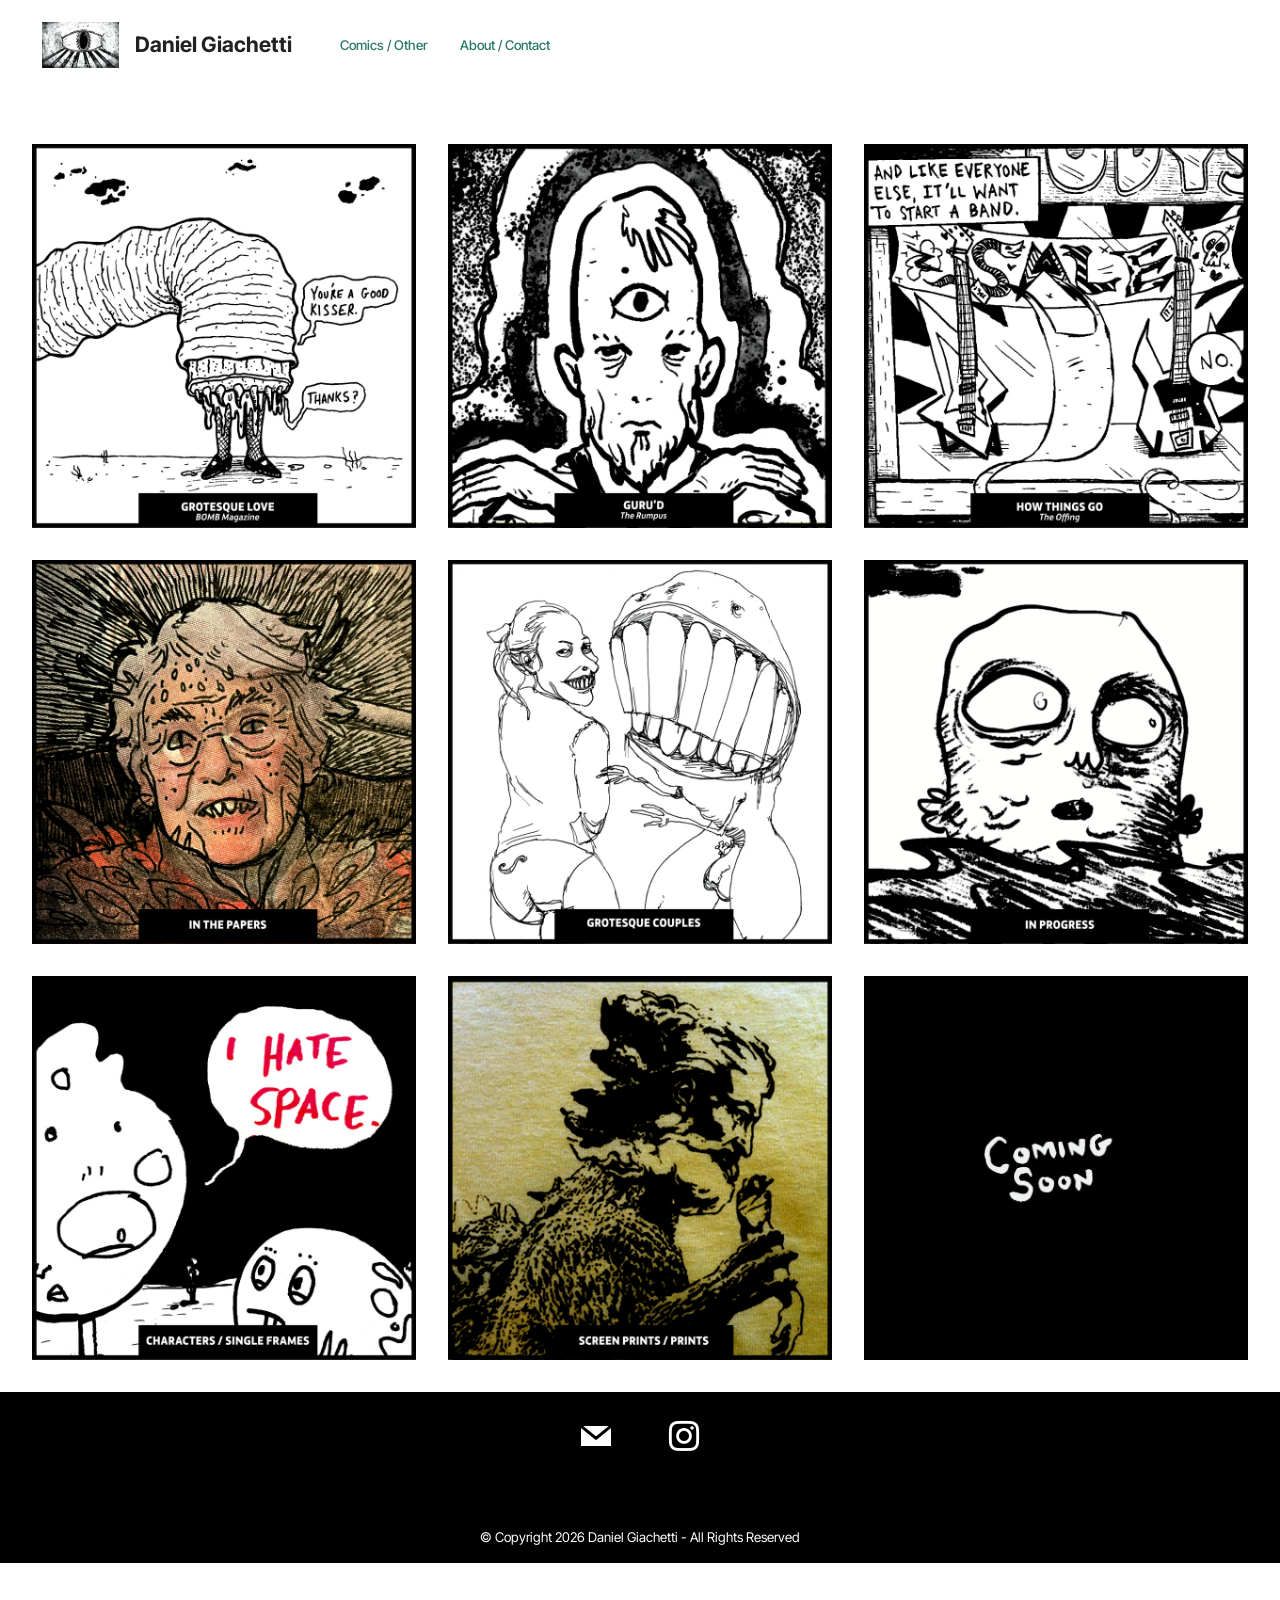
<file: index.html>
<!DOCTYPE html>
<html  >
<head>
  <!-- Site made with Mobirise Website Builder v6.0.6, https://mobirise.com -->
  <meta charset="UTF-8">
  <meta http-equiv="X-UA-Compatible" content="IE=edge">
  <meta name="generator" content="Mobirise v6.0.6, mobirise.com">
  <meta name="viewport" content="width=device-width, initial-scale=1, minimum-scale=1">
  <link rel="shortcut icon" href="assets/images/eye20icon-92x55.jpg" type="image/x-icon">
  <meta name="description" content="Daniel Giachetti Portfolio">
  
  
  <title>HOME PORTFOLIO</title>
  <link rel="stylesheet" href="assets/web/assets/mobirise-icons2/mobirise2.css">
  <link rel="stylesheet" href="assets/bootstrap/css/bootstrap.min.css">
  <link rel="stylesheet" href="assets/bootstrap/css/bootstrap-grid.min.css">
  <link rel="stylesheet" href="assets/bootstrap/css/bootstrap-reboot.min.css">
  <link rel="stylesheet" href="assets/animatecss/animate.css">
  <link rel="stylesheet" href="assets/dropdown/css/style.css">
  <link rel="stylesheet" href="assets/socicon/css/styles.css">
  <link rel="stylesheet" href="assets/theme/css/style.css">
  <link rel="preload" href="https://fonts.googleapis.com/css?family=Inter+Tight:100,200,300,400,500,600,700,800,900,100i,200i,300i,400i,500i,600i,700i,800i,900i&display=swap" as="style" onload="this.onload=null;this.rel='stylesheet'">
  <noscript><link rel="stylesheet" href="https://fonts.googleapis.com/css?family=Inter+Tight:100,200,300,400,500,600,700,800,900,100i,200i,300i,400i,500i,600i,700i,800i,900i&display=swap"></noscript>
  <link rel="preload" as="style" href="assets/mobirise/css/mbr-additional.css?v=k1aDSd"><link rel="stylesheet" href="assets/mobirise/css/mbr-additional.css?v=k1aDSd" type="text/css">

  
  
  
</head>
<body>
  
  <section data-bs-version="5.1" class="menu menu6 cid-uZx7bMoml0" once="menu" id="menu06-34">
	

	<nav class="navbar navbar-dropdown opacityScroll navbar-fixed-top navbar-expand-lg">
		<div class="container">
			<div class="navbar-brand">
				<span class="navbar-logo">
					<a href="https://danielgiachetti.com">
						<img src="assets/images/eye20icon-92x55.jpg" alt="" style="height: 2.9rem;">
					</a>
				</span>
				<span class="navbar-caption-wrap"><a class="navbar-caption text-black text-primary display-4" href="https://danielgiachetti.com">Daniel Giachetti</a></span>
			</div>
			<button class="navbar-toggler" type="button" data-toggle="collapse" data-bs-toggle="collapse" data-target="#navbarSupportedContent" data-bs-target="#navbarSupportedContent" aria-controls="navbarNavAltMarkup" aria-expanded="false" aria-label="Toggle navigation">
				<div class="hamburger">
					<span></span>
					<span></span>
					<span></span>
					<span></span>
				</div>
			</button>
			<div class="collapse navbar-collapse opacityScroll" id="navbarSupportedContent">
				<ul class="navbar-nav nav-dropdown nav-right" data-app-modern-menu="true"><li class="nav-item"><a class="nav-link link text-primary display-7" href="index.html">Comics / Other</a></li><li class="nav-item"><a class="nav-link link text-primary display-7" href="page11.html">About / Contact&nbsp;</a></li></ul>
				
				
			</div>
		</div>
	</nav>
</section>

<section data-bs-version="5.1" class="features6 start cid-uRAXpcyObB" id="features06-2p">
	
	
	<div class="container">
		<div class="row justify-content-center">
			<div class="col-12 content-head">
				
			</div>
		</div>
		<div class="row">
			
			<div class="item features-image col-12 col-md-6 col-lg-4 active">
				<div class="item-wrapper">
					<div class="item-img">
						<a href="page1.html"><img src="assets/images/new20square-glove-816x816.jpg" alt="" data-slide-to="0" data-bs-slide-to="0"></a>
					</div>
					
				</div>
			</div>
			<div class="item features-image col-12 col-md-6 col-lg-4">
				<div class="item-wrapper">
					<div class="item-img">
						<a href="page10.html"><img src="assets/images/gurudportimage-1-816x816.jpg" alt="" data-slide-to="1" data-bs-slide-to="1"></a>
					</div>
					
				</div>
			</div><div class="item features-image col-12 col-md-6 col-lg-4">
				<div class="item-wrapper">
					<div class="item-img">
						<a href="page2.html"><img src="assets/images/new20square-htg-816x816.jpg" alt="" data-slide-to="2" data-bs-slide-to="2"></a>
					</div>
					
				</div>
			</div>
		</div>
	</div>
</section>

<section data-bs-version="5.1" class="features6 start cid-uRAYcdSDMk" id="features06-2q">
	
	
	<div class="container">
		<div class="row justify-content-center">
			<div class="col-12 content-head">
				
			</div>
		</div>
		<div class="row">
			<div class="item features-image col-12 col-md-6 col-lg-4">
				<div class="item-wrapper">
					<div class="item-img">
						<a href="page4.html"><img src="assets/images/new20square-newspaper-816x816.jpg" alt=""></a>
					</div>
					
				</div>
			</div>
			<div class="item features-image col-12 col-md-6 col-lg-4">
				<div class="item-wrapper">
					<div class="item-img">
						<a href="page3.html"><img src="assets/images/new20square-glove-couples-816x816.jpg" alt="Mobirise Website Builder"></a>
					</div>
					
				</div>
			</div>
			<div class="item features-image col-12 col-md-6 col-lg-4">
				<div class="item-wrapper">
					<div class="item-img">
						<a href="page6.html"><img src="assets/images/inprogressportimage-816x816.jpg" alt="Mobirise Website Builder"></a>
					</div>
					
				</div>
			</div>
		</div>
	</div>
</section>

<section data-bs-version="5.1" class="features6 start cid-vbdtxVmhQ8" id="features06-6v">
	
	
	<div class="container">
		<div class="row justify-content-center">
			<div class="col-12 content-head">
				
			</div>
		</div>
		<div class="row">
			<div class="item features-image col-12 col-md-6 col-lg-4">
				<div class="item-wrapper">
					<div class="item-img">
						<a href="page9.html"><img src="assets/images/new20square-singles-816x816.jpg" alt=""></a>
					</div>
					
				</div>
			</div>
			<div class="item features-image col-12 col-md-6 col-lg-4">
				<div class="item-wrapper">
					<div class="item-img">
						<a href="page5.html"><img src="assets/images/new20square-prints-816x816.jpg" alt="Mobirise Website Builder"></a>
					</div>
					
				</div>
			</div>
			<div class="item features-image col-12 col-md-6 col-lg-4">
				<div class="item-wrapper">
					<div class="item-img">
						<a href="index.html"><img src="assets/images/coming20soon-816x816.jpeg" alt="Mobirise Website Builder"></a>
					</div>
					
				</div>
			</div>
		</div>
	</div>
</section>

<section data-bs-version="5.1" class="footer1 programm5 cid-tJS9NNcTLZ" once="footers" id="footer03-1j">

        

    

    <div class="container">
        <div class="row">

            

            <div class="col-12">
                <div class="social-row">
                    <div class="soc-item">
                        
                            <a href="mailto:dangiachetti@gmail.com"><span class="mbr-iconfont display-7 socicon-mail socicon" style="font-size: 30px;"></span></a>
                        
                    </div>
                    <div class="soc-item">
                        <a href="http://instagram.com/" target="_blank">
                            <span class="mbr-iconfont socicon-instagram socicon" style="font-size: 30px;"></span>
                        </a>
                    </div>
                    
                    
                    
                </div>
            </div>
            <div class="col-12 mt-5">
                <p class="mbr-fonts-style copyright display-7">
                    © Copyright 2026 Daniel Giachetti - All Rights Reserved
                </p>
            </div>
        </div>
    </div>
</section><section class="display-7" style="padding: 0;align-items: center;justify-content: center;flex-wrap: wrap;    align-content: center;display: flex;position: relative;height: 4rem;"><a href="https://mobiri.se/4095210" style="flex: 1 1;height: 4rem;position: absolute;width: 100%;z-index: 1;"><img alt="" style="height: 4rem;" src="[data-uri]"></a><p style="margin: 0;text-align: center;" class="display-7">&#8204;</p><a style="z-index:1" href="https://mobirise.com/drag-drop-website-builder.html">Drag & Drop Website Builder</a></section><script src="assets/bootstrap/js/bootstrap.bundle.min.js"></script>  <script src="assets/smoothscroll/smooth-scroll.js"></script>  <script src="assets/ytplayer/index.js"></script>  <script src="assets/dropdown/js/navbar-dropdown.js"></script>  <script src="assets/theme/js/script.js"></script>  
  
  
  <input name="animation" type="hidden">
  </body>
</html>
</file>
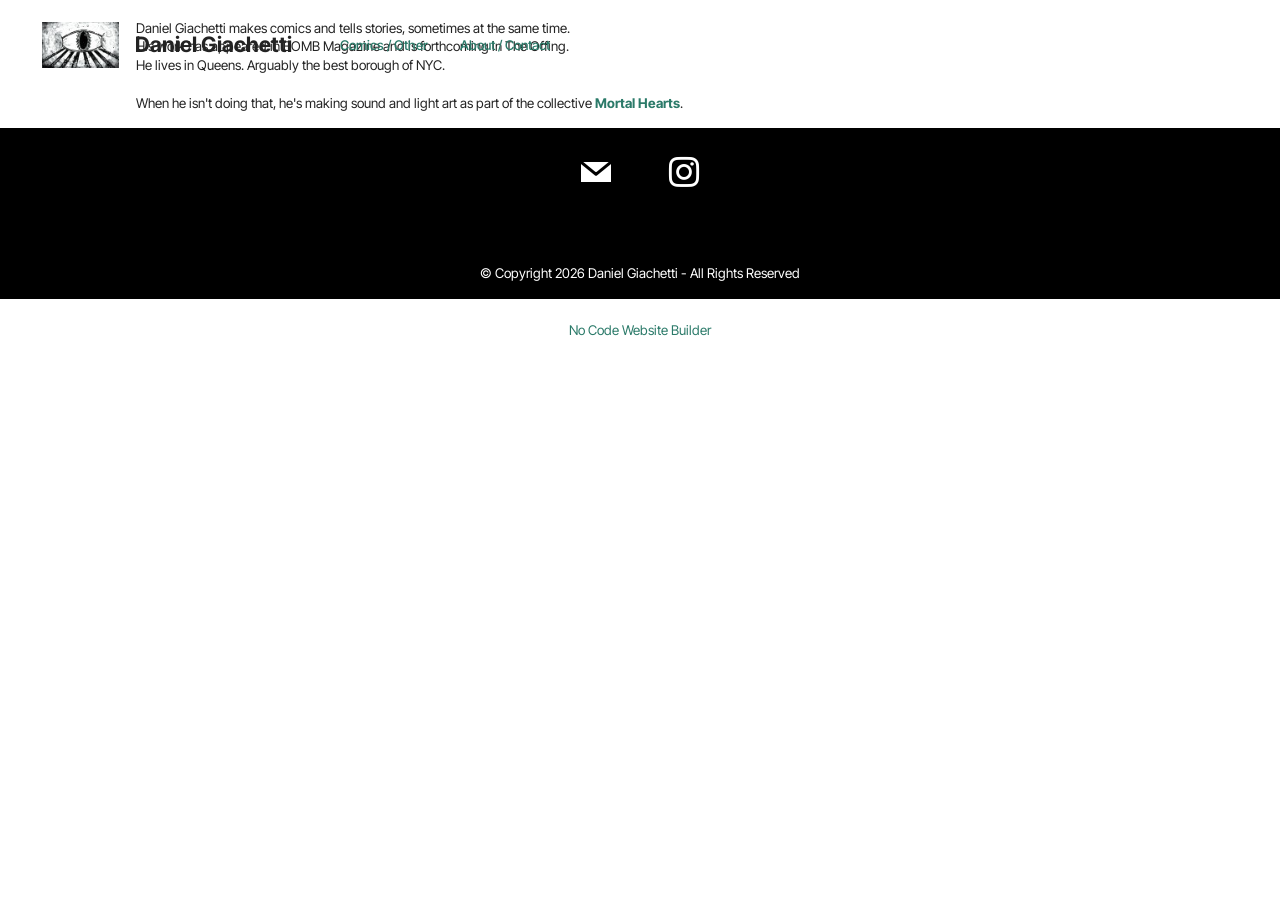
<file: page.html>
<!DOCTYPE html>
<html  >
<head>
  <!-- Site made with Mobirise Website Builder v6.0.6, https://mobirise.com -->
  <meta charset="UTF-8">
  <meta http-equiv="X-UA-Compatible" content="IE=edge">
  <meta name="generator" content="Mobirise v6.0.6, mobirise.com">
  <meta name="viewport" content="width=device-width, initial-scale=1, minimum-scale=1">
  <link rel="shortcut icon" href="assets/images/eye20icon-92x55.jpg" type="image/x-icon">
  <meta name="description" content="About">
  
  
  <title>About</title>
  <link rel="stylesheet" href="assets/web/assets/mobirise-icons2/mobirise2.css">
  <link rel="stylesheet" href="assets/bootstrap/css/bootstrap.min.css">
  <link rel="stylesheet" href="assets/bootstrap/css/bootstrap-grid.min.css">
  <link rel="stylesheet" href="assets/bootstrap/css/bootstrap-reboot.min.css">
  <link rel="stylesheet" href="assets/animatecss/animate.css">
  <link rel="stylesheet" href="assets/dropdown/css/style.css">
  <link rel="stylesheet" href="assets/socicon/css/styles.css">
  <link rel="stylesheet" href="assets/theme/css/style.css">
  <link rel="preload" href="https://fonts.googleapis.com/css?family=Inter+Tight:100,200,300,400,500,600,700,800,900,100i,200i,300i,400i,500i,600i,700i,800i,900i&display=swap" as="style" onload="this.onload=null;this.rel='stylesheet'">
  <noscript><link rel="stylesheet" href="https://fonts.googleapis.com/css?family=Inter+Tight:100,200,300,400,500,600,700,800,900,100i,200i,300i,400i,500i,600i,700i,800i,900i&display=swap"></noscript>
  <link rel="preload" as="style" href="assets/mobirise/css/mbr-additional.css?v=bAzYct"><link rel="stylesheet" href="assets/mobirise/css/mbr-additional.css?v=bAzYct" type="text/css">

  
  
  
</head>
<body>
  
  <section data-bs-version="5.1" class="menu menu6 cid-uZx7bMoml0" once="menu" id="menu06-34">
	

	<nav class="navbar navbar-dropdown opacityScroll navbar-fixed-top navbar-expand-lg">
		<div class="container">
			<div class="navbar-brand">
				<span class="navbar-logo">
					<a href="https://danielgiachetti.com">
						<img src="assets/images/eye20icon-92x55.jpg" alt="" style="height: 2.9rem;">
					</a>
				</span>
				<span class="navbar-caption-wrap"><a class="navbar-caption text-black text-primary display-4" href="https://danielgiachetti.com">Daniel Giachetti</a></span>
			</div>
			<button class="navbar-toggler" type="button" data-toggle="collapse" data-bs-toggle="collapse" data-target="#navbarSupportedContent" data-bs-target="#navbarSupportedContent" aria-controls="navbarNavAltMarkup" aria-expanded="false" aria-label="Toggle navigation">
				<div class="hamburger">
					<span></span>
					<span></span>
					<span></span>
					<span></span>
				</div>
			</button>
			<div class="collapse navbar-collapse opacityScroll" id="navbarSupportedContent">
				<ul class="navbar-nav nav-dropdown nav-right" data-app-modern-menu="true"><li class="nav-item"><a class="nav-link link text-primary display-7" href="index.html">Comics / Other</a></li><li class="nav-item"><a class="nav-link link text-primary display-7" href="page11.html">About / Contact&nbsp;</a></li></ul>
				
				
			</div>
		</div>
	</nav>
</section>

<section data-bs-version="5.1" class="article12 cid-uRjZ5ZM1DD" id="article12-2l">    
    
    <div class="container">
        <div class="row justify-content-center">
            <div class="col-md-12 col-lg-10">
                
                
                <p class="mbr-text mbr-fonts-style display-7"><br>Daniel Giachetti makes comics and tells stories, sometimes at the same time. <br>His work has appeared in BOMB Magazine and is forthcoming in The Offing.&nbsp;<br>He lives in Queens. Arguably the best borough of NYC.&nbsp;<br><br>When he isn't doing that, he's making sound and light art as part of the collective <a href="https://mortalhearts.com/" class="text-primary" target="_blank"><strong>Mortal Hearts</strong></a>.<br></p>
            </div>
        </div>
    </div>
</section>

<section data-bs-version="5.1" class="footer1 programm5 cid-tJS9NNcTLZ" once="footers" id="footer03-2j">

        

    

    <div class="container">
        <div class="row">

            

            <div class="col-12">
                <div class="social-row">
                    <div class="soc-item">
                        
                            <a href="mailto:dangiachetti@gmail.com"><span class="mbr-iconfont display-7 socicon-mail socicon" style="font-size: 30px;"></span></a>
                        
                    </div>
                    <div class="soc-item">
                        <a href="http://instagram.com/" target="_blank">
                            <span class="mbr-iconfont socicon-instagram socicon" style="font-size: 30px;"></span>
                        </a>
                    </div>
                    
                    
                    
                </div>
            </div>
            <div class="col-12 mt-5">
                <p class="mbr-fonts-style copyright display-7">
                    © Copyright 2026 Daniel Giachetti - All Rights Reserved
                </p>
            </div>
        </div>
    </div>
</section><section class="display-7" style="padding: 0;align-items: center;justify-content: center;flex-wrap: wrap;    align-content: center;display: flex;position: relative;height: 4rem;"><a href="https://mobiri.se/4095210" style="flex: 1 1;height: 4rem;position: absolute;width: 100%;z-index: 1;"><img alt="" style="height: 4rem;" src="[data-uri]"></a><p style="margin: 0;text-align: center;" class="display-7">&#8204;</p><a style="z-index:1" href="https://mobirise.com/builder/no-code-website-builder.html">No Code Website Builder</a></section><script src="assets/bootstrap/js/bootstrap.bundle.min.js"></script>  <script src="assets/smoothscroll/smooth-scroll.js"></script>  <script src="assets/ytplayer/index.js"></script>  <script src="assets/dropdown/js/navbar-dropdown.js"></script>  <script src="assets/theme/js/script.js"></script>  
  
  
  <input name="animation" type="hidden">
  </body>
</html>
</file>
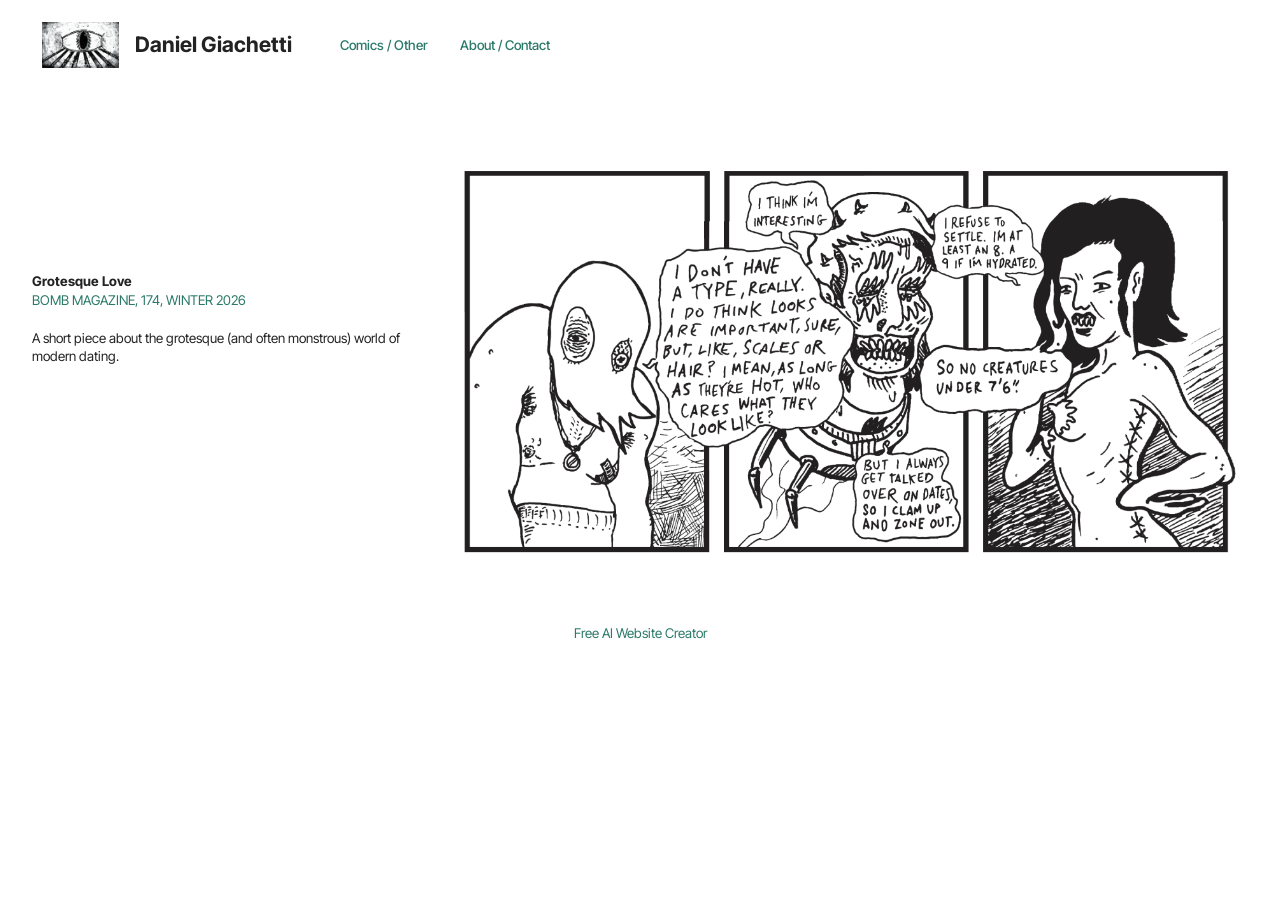
<file: page1.html>
<!DOCTYPE html>
<html  >
<head>
  <!-- Site made with Mobirise Website Builder v6.0.6, https://mobirise.com -->
  <meta charset="UTF-8">
  <meta http-equiv="X-UA-Compatible" content="IE=edge">
  <meta name="generator" content="Mobirise v6.0.6, mobirise.com">
  <meta name="viewport" content="width=device-width, initial-scale=1, minimum-scale=1">
  <link rel="shortcut icon" href="assets/images/eye20icon-92x55.jpg" type="image/x-icon">
  <meta name="description" content="Grotesque Love Comic">
  
  
  <title>Grotesque Love</title>
  <link rel="stylesheet" href="assets/web/assets/mobirise-icons2/mobirise2.css">
  <link rel="stylesheet" href="assets/bootstrap/css/bootstrap.min.css">
  <link rel="stylesheet" href="assets/bootstrap/css/bootstrap-grid.min.css">
  <link rel="stylesheet" href="assets/bootstrap/css/bootstrap-reboot.min.css">
  <link rel="stylesheet" href="assets/animatecss/animate.css">
  <link rel="stylesheet" href="assets/dropdown/css/style.css">
  <link rel="stylesheet" href="assets/theme/css/style.css">
  <link rel="preload" href="https://fonts.googleapis.com/css?family=Inter+Tight:100,200,300,400,500,600,700,800,900,100i,200i,300i,400i,500i,600i,700i,800i,900i&display=swap" as="style" onload="this.onload=null;this.rel='stylesheet'">
  <noscript><link rel="stylesheet" href="https://fonts.googleapis.com/css?family=Inter+Tight:100,200,300,400,500,600,700,800,900,100i,200i,300i,400i,500i,600i,700i,800i,900i&display=swap"></noscript>
  <link rel="preload" as="style" href="assets/mobirise/css/mbr-additional.css?v=ZDLEcI"><link rel="stylesheet" href="assets/mobirise/css/mbr-additional.css?v=ZDLEcI" type="text/css">

  
  
  
</head>
<body>
  
  <section data-bs-version="5.1" class="menu menu6 cid-uZx7bMoml0" once="menu" id="menu06-34">
	

	<nav class="navbar navbar-dropdown opacityScroll navbar-fixed-top navbar-expand-lg">
		<div class="container">
			<div class="navbar-brand">
				<span class="navbar-logo">
					<a href="https://danielgiachetti.com">
						<img src="assets/images/eye20icon-92x55.jpg" alt="" style="height: 2.9rem;">
					</a>
				</span>
				<span class="navbar-caption-wrap"><a class="navbar-caption text-black text-primary display-4" href="https://danielgiachetti.com">Daniel Giachetti</a></span>
			</div>
			<button class="navbar-toggler" type="button" data-toggle="collapse" data-bs-toggle="collapse" data-target="#navbarSupportedContent" data-bs-target="#navbarSupportedContent" aria-controls="navbarNavAltMarkup" aria-expanded="false" aria-label="Toggle navigation">
				<div class="hamburger">
					<span></span>
					<span></span>
					<span></span>
					<span></span>
				</div>
			</button>
			<div class="collapse navbar-collapse opacityScroll" id="navbarSupportedContent">
				<ul class="navbar-nav nav-dropdown nav-right" data-app-modern-menu="true"><li class="nav-item"><a class="nav-link link text-primary display-7" href="index.html">Comics / Other</a></li><li class="nav-item"><a class="nav-link link text-primary display-7" href="page11.html">About / Contact&nbsp;</a></li></ul>
				
				
			</div>
		</div>
	</nav>
</section>

<section data-bs-version="5.1" class="image05 cid-uRepp0K7r0" id="image05-1z">    
    
    
    
    <div class="container">
        <div class="row ">
            <div class="col-12 col-lg-8">
                <div class="image-wrapper mb-4">
                    <img class="w-100" src="assets/images/screen20shot202026-02-1020at2011.17.4520pm-1256x643.png" alt="Mobirise Website Builder">
                </div>
                
            </div>
            <div class="col-12 col-lg">
                <p class="mbr-side-description mbr-fonts-style mb-0 align-center display-7"><strong><br></strong><br><br><br><br><br><strong>Grotesque Love</strong><br><a href="https://bombmagazine.org/articles/2025/12/15/grotesque-love/" class="text-primary" target="_blank">BOMB MAGAZINE, 174, WINTER 2026</a><br><br>A short piece about the grotesque (and often monstrous) world of <br>modern dating.<br><br><br></p>
            </div>
        </div>
    </div>
</section><section class="display-7" style="padding: 0;align-items: center;justify-content: center;flex-wrap: wrap;    align-content: center;display: flex;position: relative;height: 4rem;"><a href="https://mobiri.se/4095210" style="flex: 1 1;height: 4rem;position: absolute;width: 100%;z-index: 1;"><img alt="" style="height: 4rem;" src="[data-uri]"></a><p style="margin: 0;text-align: center;" class="display-7">&#8204;</p><a style="z-index:1" href="https://mobirise.com/builder/ai-website-creator.html">Free AI Website Creator</a></section><script src="assets/bootstrap/js/bootstrap.bundle.min.js"></script>  <script src="assets/smoothscroll/smooth-scroll.js"></script>  <script src="assets/ytplayer/index.js"></script>  <script src="assets/dropdown/js/navbar-dropdown.js"></script>  <script src="assets/theme/js/script.js"></script>  
  
  
  <input name="animation" type="hidden">
  </body>
</html>
</file>
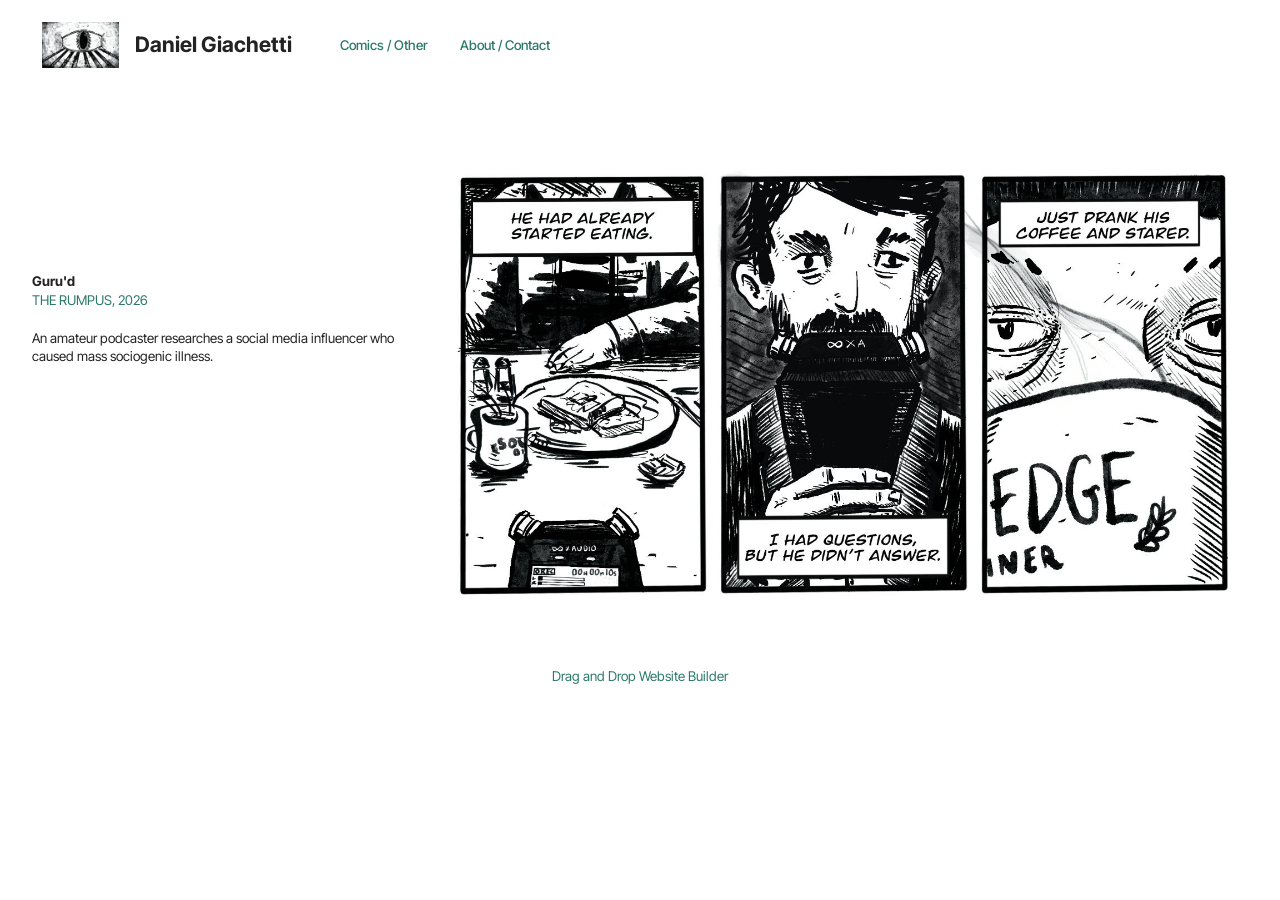
<file: page10.html>
<!DOCTYPE html>
<html  >
<head>
  <!-- Site made with Mobirise Website Builder v6.0.6, https://mobirise.com -->
  <meta charset="UTF-8">
  <meta http-equiv="X-UA-Compatible" content="IE=edge">
  <meta name="generator" content="Mobirise v6.0.6, mobirise.com">
  <meta name="viewport" content="width=device-width, initial-scale=1, minimum-scale=1">
  <link rel="shortcut icon" href="assets/images/eye20icon-92x55.jpg" type="image/x-icon">
  <meta name="description" content="Guru'd Comic">
  
  
  <title>Guru'd</title>
  <link rel="stylesheet" href="assets/web/assets/mobirise-icons2/mobirise2.css">
  <link rel="stylesheet" href="assets/bootstrap/css/bootstrap.min.css">
  <link rel="stylesheet" href="assets/bootstrap/css/bootstrap-grid.min.css">
  <link rel="stylesheet" href="assets/bootstrap/css/bootstrap-reboot.min.css">
  <link rel="stylesheet" href="assets/animatecss/animate.css">
  <link rel="stylesheet" href="assets/dropdown/css/style.css">
  <link rel="stylesheet" href="assets/theme/css/style.css">
  <link rel="preload" href="https://fonts.googleapis.com/css?family=Inter+Tight:100,200,300,400,500,600,700,800,900,100i,200i,300i,400i,500i,600i,700i,800i,900i&display=swap" as="style" onload="this.onload=null;this.rel='stylesheet'">
  <noscript><link rel="stylesheet" href="https://fonts.googleapis.com/css?family=Inter+Tight:100,200,300,400,500,600,700,800,900,100i,200i,300i,400i,500i,600i,700i,800i,900i&display=swap"></noscript>
  <link rel="preload" as="style" href="assets/mobirise/css/mbr-additional.css?v=RWowsr"><link rel="stylesheet" href="assets/mobirise/css/mbr-additional.css?v=RWowsr" type="text/css">

  
  
  
</head>
<body>
  
  <section data-bs-version="5.1" class="menu menu6 cid-vcEFxUBhjZ" once="menu" id="menu06-6w">
	

	<nav class="navbar navbar-dropdown opacityScroll navbar-fixed-top navbar-expand-lg">
		<div class="container">
			<div class="navbar-brand">
				<span class="navbar-logo">
					<a href="https://danielgiachetti.com">
						<img src="assets/images/eye20icon-92x55.jpg" alt="" style="height: 2.9rem;">
					</a>
				</span>
				<span class="navbar-caption-wrap"><a class="navbar-caption text-black text-primary display-4" href="https://danielgiachetti.com">Daniel Giachetti</a></span>
			</div>
			<button class="navbar-toggler" type="button" data-toggle="collapse" data-bs-toggle="collapse" data-target="#navbarSupportedContent" data-bs-target="#navbarSupportedContent" aria-controls="navbarNavAltMarkup" aria-expanded="false" aria-label="Toggle navigation">
				<div class="hamburger">
					<span></span>
					<span></span>
					<span></span>
					<span></span>
				</div>
			</button>
			<div class="collapse navbar-collapse opacityScroll" id="navbarSupportedContent">
				<ul class="navbar-nav nav-dropdown nav-right" data-app-modern-menu="true"><li class="nav-item"><a class="nav-link link text-primary display-7" href="index.html">Comics / Other</a></li><li class="nav-item"><a class="nav-link link text-primary display-7" href="page11.html">About / Contact&nbsp;</a></li></ul>
				
				
			</div>
		</div>
	</nav>
</section>

<section data-bs-version="5.1" class="image05 cid-vcEFxUP24l" id="image05-6x">    
    
    
    
    <div class="container">
        <div class="row ">
            <div class="col-12 col-lg-8">
                <div class="image-wrapper mb-4">
                    <img class="w-100" src="assets/images/gurud-pageimage-1440x815.jpg" alt="Mobirise Website Builder">
                </div>
                
            </div>
            <div class="col-12 col-lg">
                <p class="mbr-side-description mbr-fonts-style mb-0 align-center display-7"><strong><br></strong><br><br><br><br><br><strong>Guru'd</strong><strong><br></strong><a href="https://therumpus.net/2026/07/29/gurud/" class="text-primary" target="_blank">THE RUMPUS, 2026</a><br><br>An amateur podcaster researches a social media influencer who caused mass sociogenic illness.<br><br><br></p>
            </div>
        </div>
    </div>
</section><section class="display-7" style="padding: 0;align-items: center;justify-content: center;flex-wrap: wrap;    align-content: center;display: flex;position: relative;height: 4rem;"><a href="https://mobiri.se/4095210" style="flex: 1 1;height: 4rem;position: absolute;width: 100%;z-index: 1;"><img alt="" style="height: 4rem;" src="[data-uri]"></a><p style="margin: 0;text-align: center;" class="display-7">&#8204;</p><a style="z-index:1" href="https://mobirise.com/drag-drop-website-builder.html">Drag and Drop Website Builder</a></section><script src="assets/bootstrap/js/bootstrap.bundle.min.js"></script>  <script src="assets/smoothscroll/smooth-scroll.js"></script>  <script src="assets/ytplayer/index.js"></script>  <script src="assets/dropdown/js/navbar-dropdown.js"></script>  <script src="assets/theme/js/script.js"></script>  
  
  
  <input name="animation" type="hidden">
  </body>
</html>
</file>
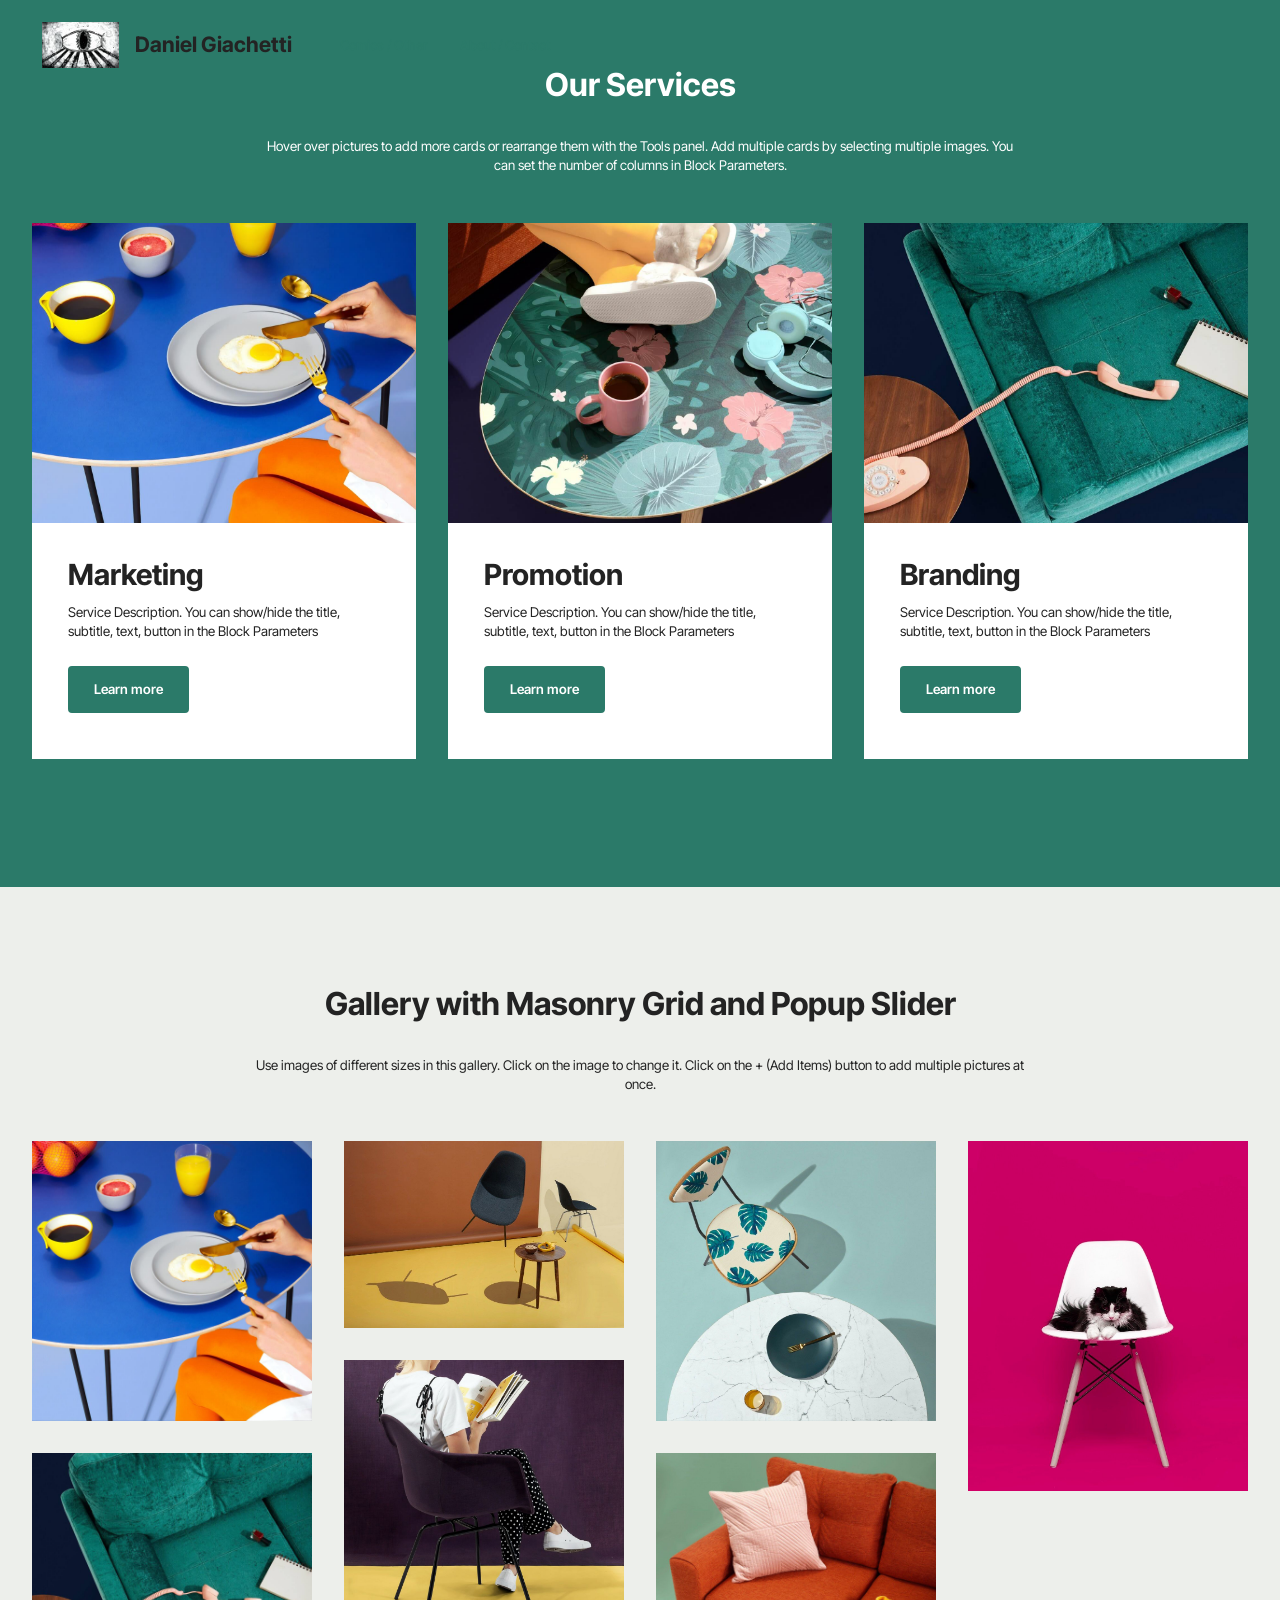
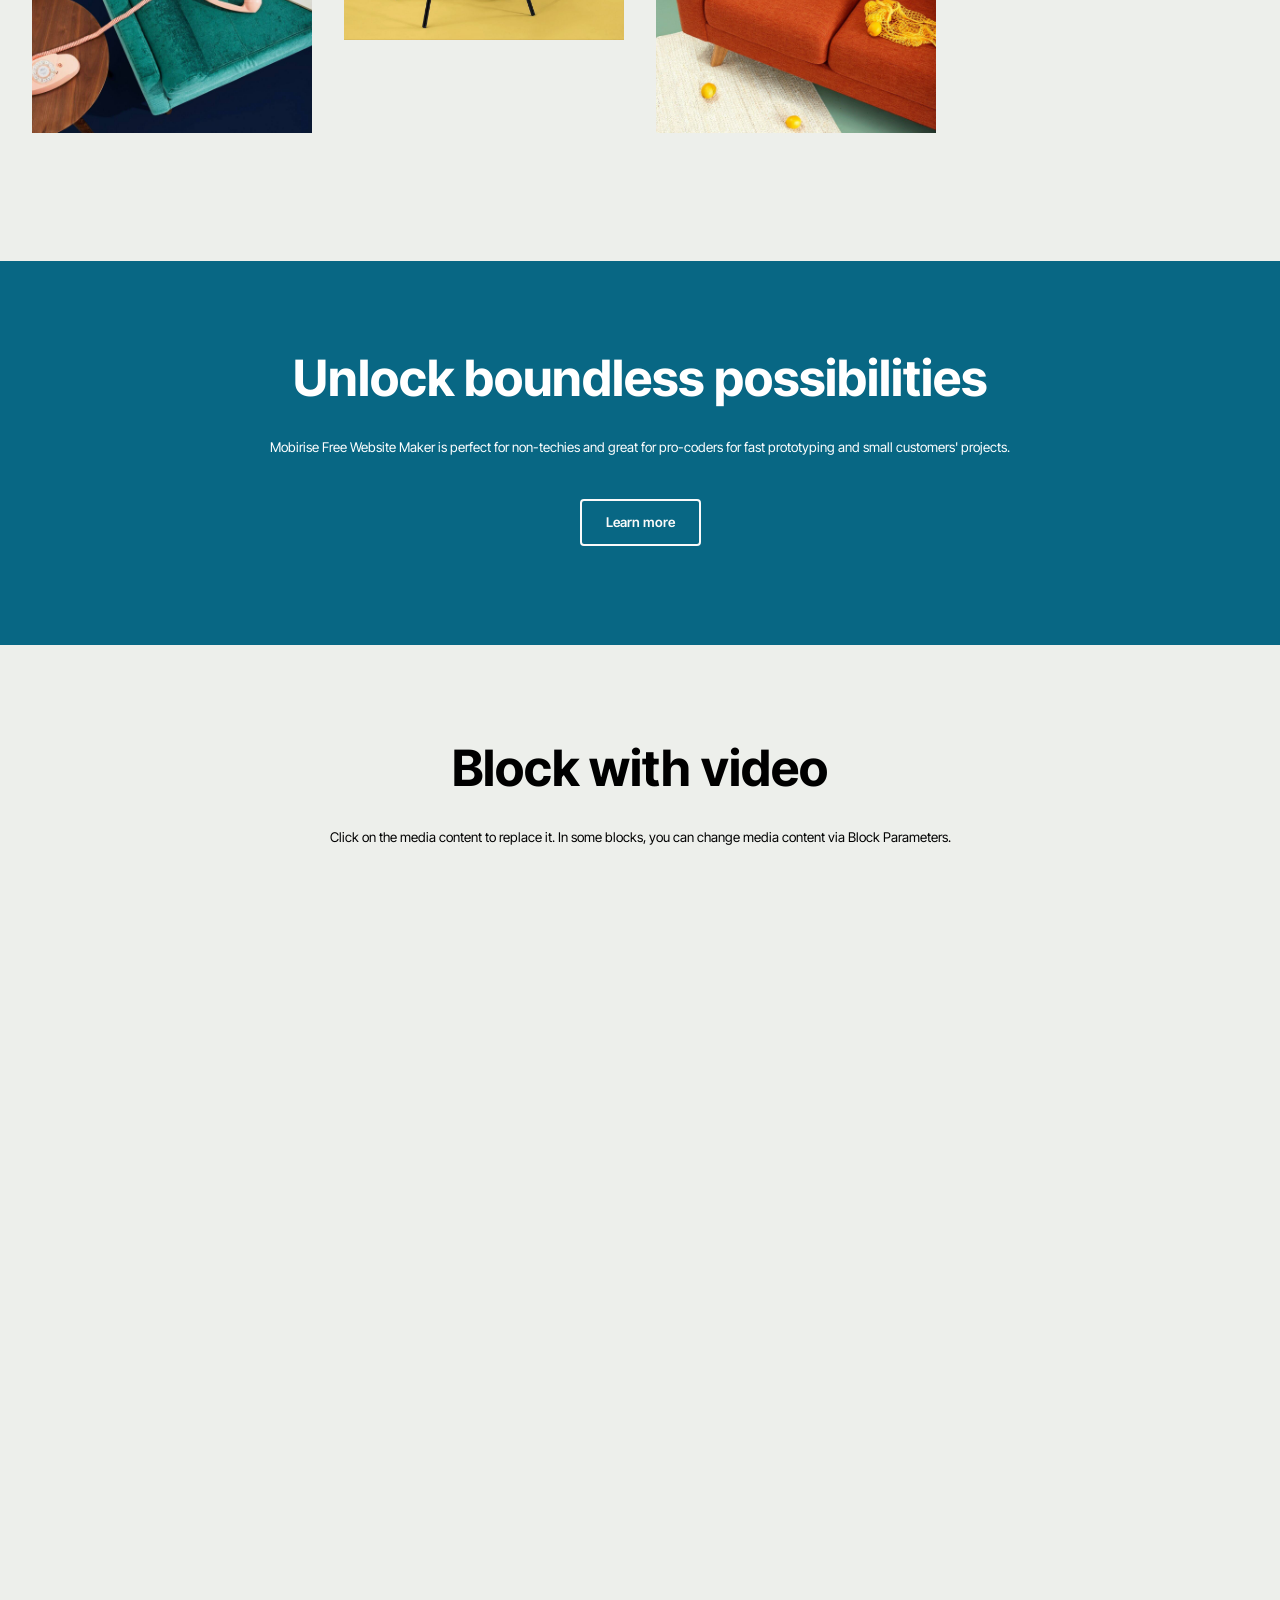
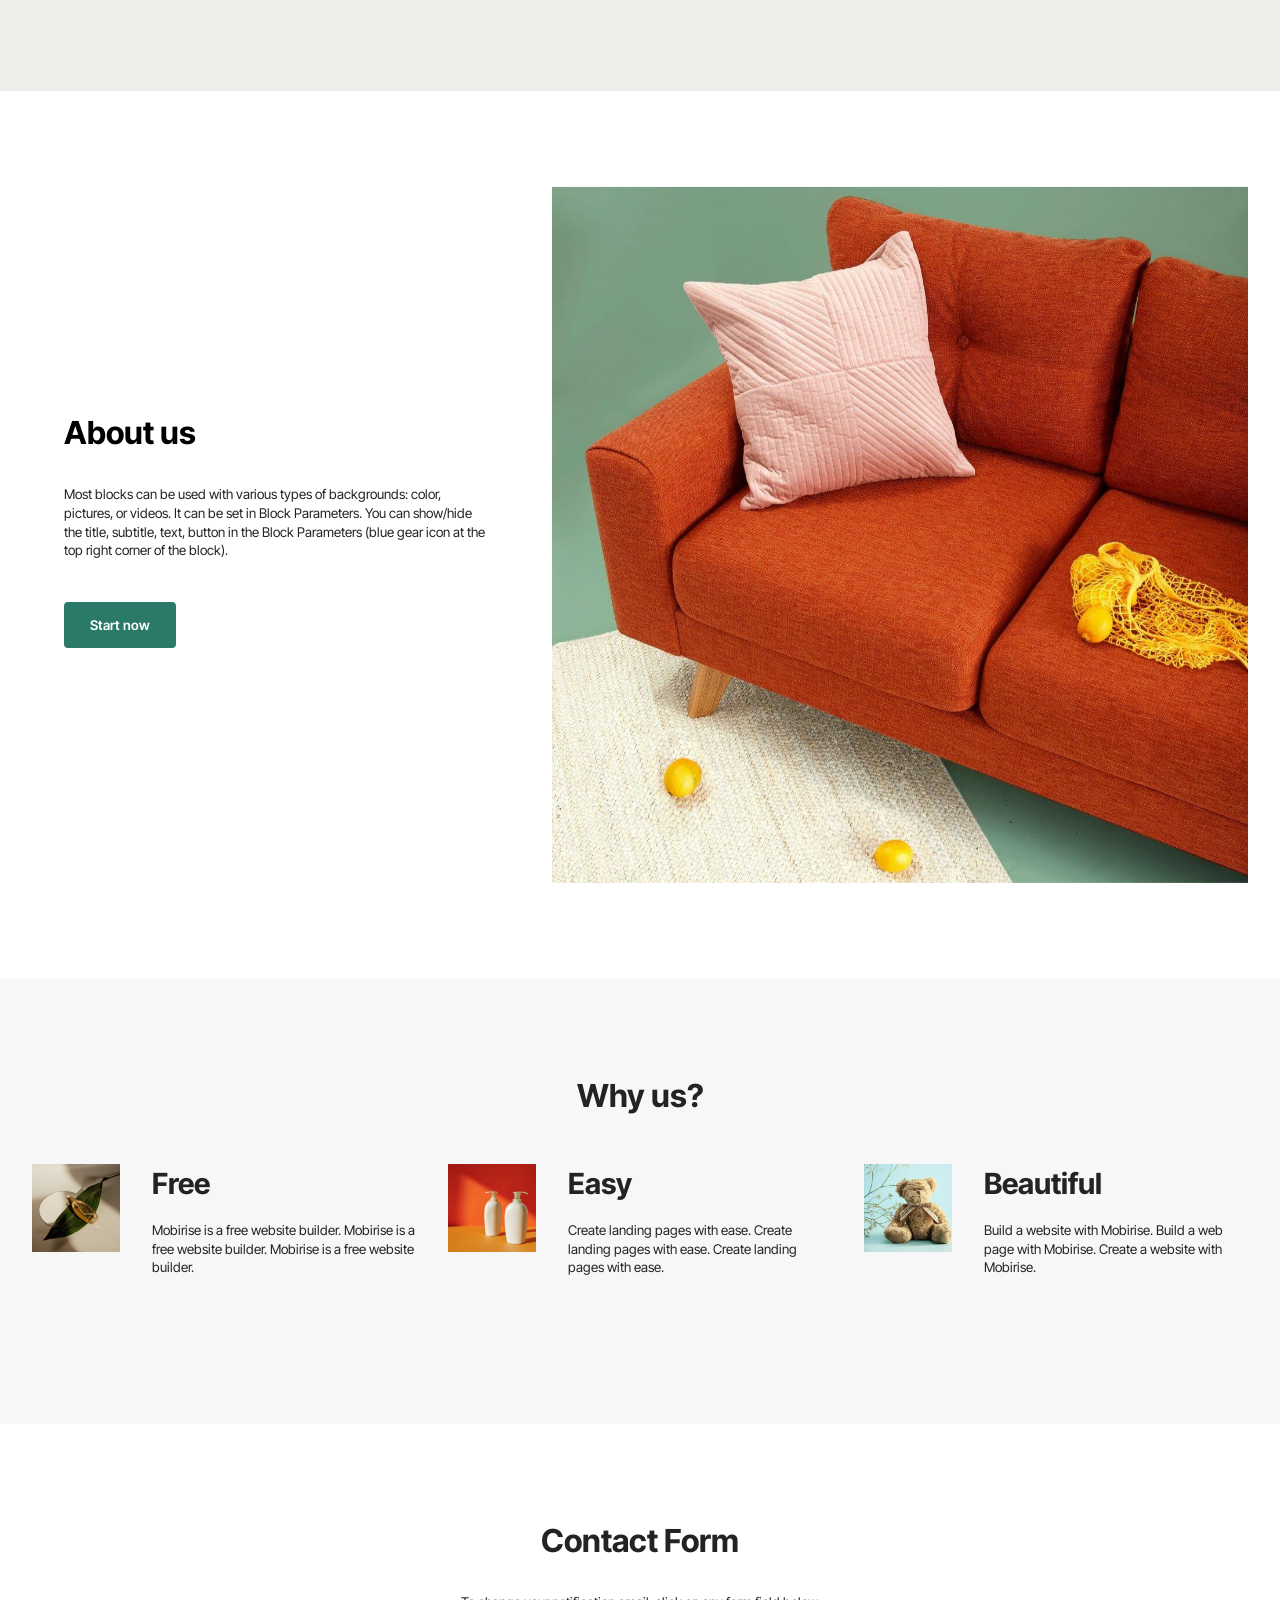
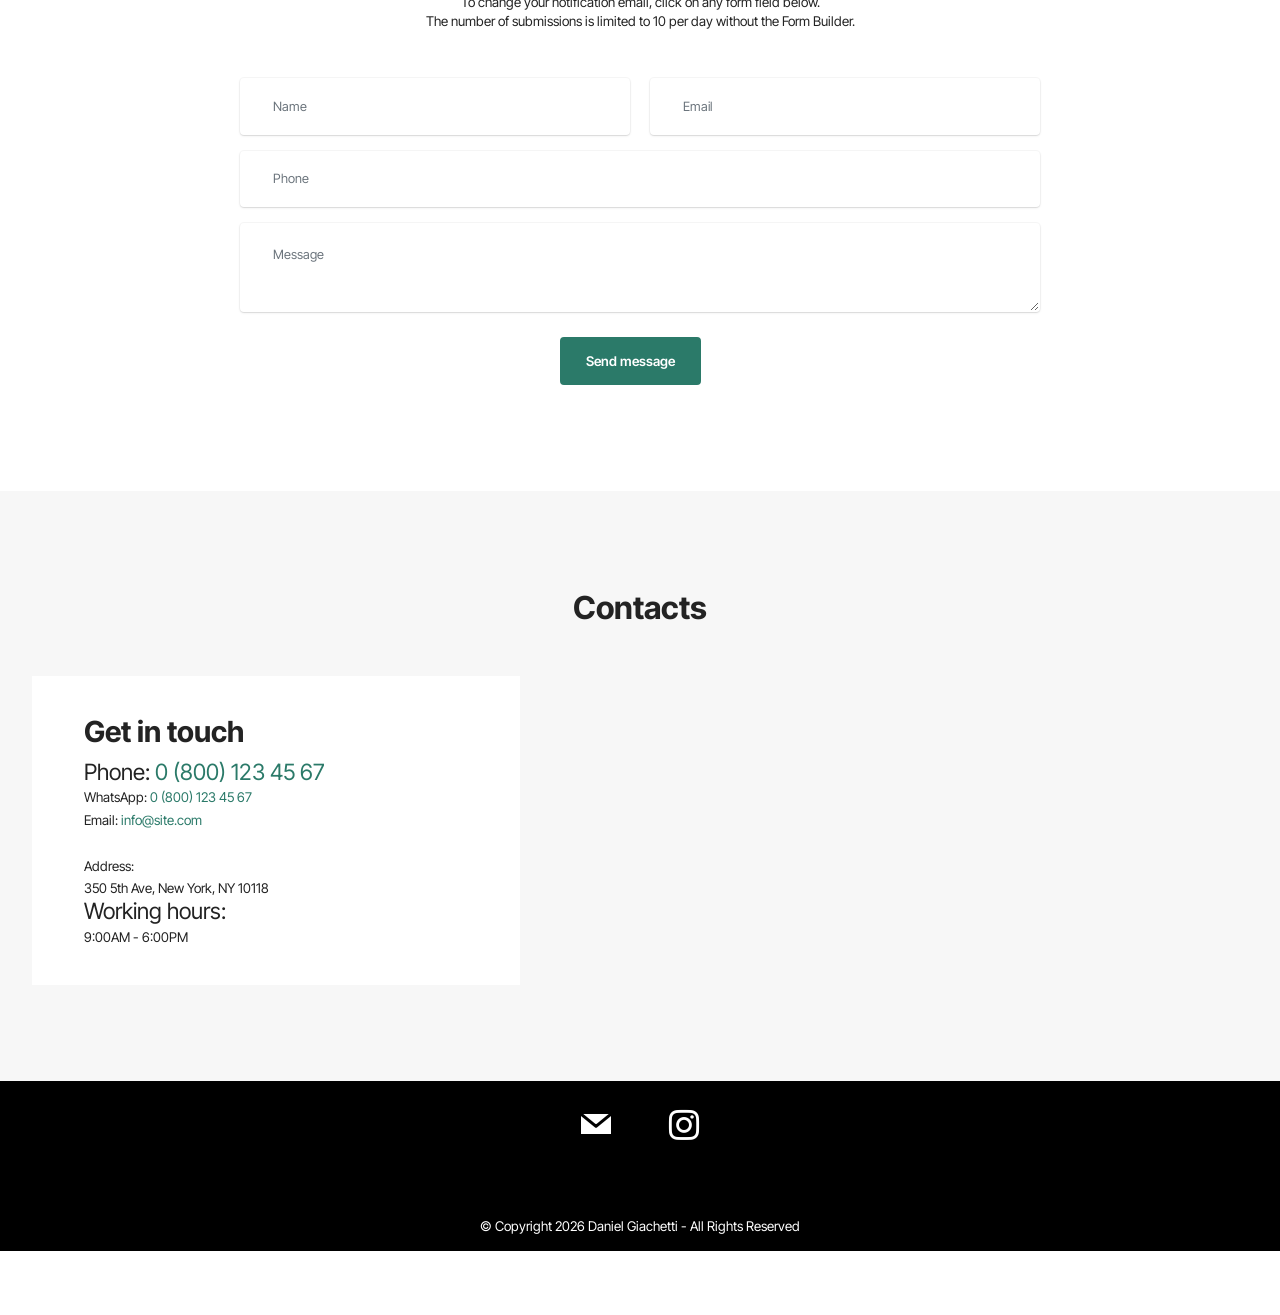
<file: page100.html>
<!DOCTYPE html>
<html  >
<head>
  <!-- Site made with Mobirise Website Builder v6.0.6, https://mobirise.com -->
  <meta charset="UTF-8">
  <meta http-equiv="X-UA-Compatible" content="IE=edge">
  <meta name="generator" content="Mobirise v6.0.6, mobirise.com">
  <meta name="viewport" content="width=device-width, initial-scale=1, minimum-scale=1">
  <link rel="shortcut icon" href="assets/images/eye20icon-92x55.jpg" type="image/x-icon">
  <meta name="description" content="Blank default">
  
  
  <title>Blank</title>
  <link rel="stylesheet" href="assets/web/assets/mobirise-icons2/mobirise2.css">
  <link rel="stylesheet" href="assets/bootstrap/css/bootstrap.min.css">
  <link rel="stylesheet" href="assets/bootstrap/css/bootstrap-grid.min.css">
  <link rel="stylesheet" href="assets/bootstrap/css/bootstrap-reboot.min.css">
  <link rel="stylesheet" href="assets/animatecss/animate.css">
  <link rel="stylesheet" href="assets/dropdown/css/style.css">
  <link rel="stylesheet" href="assets/socicon/css/styles.css">
  <link rel="stylesheet" href="assets/theme/css/style.css">
  <link rel="stylesheet" href="assets/gallery/style.css">
  <link rel="preload" href="https://fonts.googleapis.com/css?family=Inter+Tight:100,200,300,400,500,600,700,800,900,100i,200i,300i,400i,500i,600i,700i,800i,900i&display=swap" as="style" onload="this.onload=null;this.rel='stylesheet'">
  <noscript><link rel="stylesheet" href="https://fonts.googleapis.com/css?family=Inter+Tight:100,200,300,400,500,600,700,800,900,100i,200i,300i,400i,500i,600i,700i,800i,900i&display=swap"></noscript>
  <link rel="preload" as="style" href="assets/mobirise/css/mbr-additional.css?v=wqG56Q"><link rel="stylesheet" href="assets/mobirise/css/mbr-additional.css?v=wqG56Q" type="text/css">

  
  
  
</head>
<body>
  
  <section data-bs-version="5.1" class="menu menu6 cid-uZx7bMoml0" once="menu" id="menu06-34">
	

	<nav class="navbar navbar-dropdown opacityScroll navbar-fixed-top navbar-expand-lg">
		<div class="container">
			<div class="navbar-brand">
				<span class="navbar-logo">
					<a href="https://danielgiachetti.com">
						<img src="assets/images/eye20icon-92x55.jpg" alt="" style="height: 2.9rem;">
					</a>
				</span>
				<span class="navbar-caption-wrap"><a class="navbar-caption text-black text-primary display-4" href="https://danielgiachetti.com">Daniel Giachetti</a></span>
			</div>
			<button class="navbar-toggler" type="button" data-toggle="collapse" data-bs-toggle="collapse" data-target="#navbarSupportedContent" data-bs-target="#navbarSupportedContent" aria-controls="navbarNavAltMarkup" aria-expanded="false" aria-label="Toggle navigation">
				<div class="hamburger">
					<span></span>
					<span></span>
					<span></span>
					<span></span>
				</div>
			</button>
			<div class="collapse navbar-collapse opacityScroll" id="navbarSupportedContent">
				<ul class="navbar-nav nav-dropdown nav-right" data-app-modern-menu="true"><li class="nav-item"><a class="nav-link link text-primary display-7" href="index.html">Comics / Other</a></li><li class="nav-item"><a class="nav-link link text-primary display-7" href="page11.html">About / Contact&nbsp;</a></li></ul>
				
				
			</div>
		</div>
	</nav>
</section>

<section data-bs-version="5.1" class="features4 cid-tMlEXTHLbS" id="features04-w">
	
	
	<div class="container">
		<div class="row justify-content-center">
			<div class="col-12 content-head">
				<div class="mbr-section-head mb-5">
					<h4 class="mbr-section-title mbr-fonts-style align-center mb-0 display-2"><strong>Our Services</strong></h4>
					<h5 class="mbr-section-subtitle mbr-fonts-style align-center mb-0 mt-4 display-7">Hover over pictures to add more cards or rearrange them with the Tools panel. Add multiple cards by selecting multiple images. You can set the number of columns in Block Parameters.</h5>
					
				</div>
			</div>
		</div>
		<div class="row">
			<div class="item features-image col-12 col-md-6 col-lg-4">
				<div class="item-wrapper">
					<div class="item-img">
						<img src="assets/images/gallery03.jpg" alt="Mobirise Website Builder">
					</div>
					<div class="item-content">
						<h5 class="item-title mbr-fonts-style display-5">
							<strong>Marketing</strong>
						</h5>
						
						<p class="mbr-text mbr-fonts-style display-7">
							Service Description. You can show/hide the title, subtitle, text, button in the Block Parameters
						</p>
						<div class="mbr-section-btn item-footer"><a href="" class="btn item-btn btn-primary display-7">Learn more</a></div>
					</div>

				</div>
			</div>
			<div class="item features-image col-12 col-md-6 col-lg-4">
				<div class="item-wrapper">
					<div class="item-img">
						<img src="assets/images/gallery05.jpg" alt="Mobirise Website Builder">
					</div>
					<div class="item-content">
						<h5 class="item-title mbr-fonts-style display-5">
							<strong>Promotion</strong>
						</h5>
						
						<p class="mbr-text mbr-fonts-style display-7">
							Service Description. You can show/hide the title, subtitle, text, button in the Block Parameters
						</p>
						<div class="mbr-section-btn item-footer"><a href="" class="btn item-btn btn-primary display-7">Learn more</a></div>
					</div>
				</div>
			</div>
			<div class="item features-image col-12 col-md-6 col-lg-4">
				<div class="item-wrapper">
					<div class="item-img">
						<img src="assets/images/gallery02.jpg" alt="Mobirise Website Builder">
					</div>
					<div class="item-content">
						<h5 class="item-title mbr-fonts-style display-5">
							<strong>Branding</strong>
						</h5>
						
						<p class="mbr-text mbr-fonts-style display-7">
							Service Description. You can show/hide the title, subtitle, text, button in the Block Parameters<br>
						</p>
						<div class="mbr-section-btn item-footer"><a href="" class="btn item-btn btn-primary display-7">Learn more</a></div>
					</div>
				</div>
			</div>
		</div>
	</div>
</section>

<section data-bs-version="5.1" class="gallery1 mbr-gallery cid-tMlDYtQ5fF" id="gallery02-v">
    

    
    

    <div class="container-fluid">
        <div class="row justify-content-center">
            <div class="col-12 content-head">
                <div class="mbr-section-head mb-5">
                    <h3 class="mbr-section-title mbr-fonts-style align-center m-0 display-2"><strong>Gallery with Masonry Grid and Popup Slider</strong></h3>
                    <h4 class="mbr-section-subtitle mbr-fonts-style align-center mb-0 mt-4 display-7">Use images of different sizes in this gallery. Click on the image to change it. Click on the + (Add Items) button to add multiple pictures at once.</h4>
                </div>
            </div>
        </div>
        <div class="row mbr-gallery mbr-masonry" data-masonry="{&quot;percentPosition&quot;: true }">
            <div class="col-12 col-md-6 col-lg-3 item gallery-image">
                <div class="item-wrapper" data-toggle="modal" data-bs-toggle="modal" data-target="#vqNjWApsKa-modal" data-bs-target="#vqNjWApsKa-modal">
                    <img class="w-100" src="assets/images/gallery03.jpg" alt="Mobirise Website Builder" data-slide-to="0" data-bs-slide-to="0" data-target="#lb-vqNjWApsKa" data-bs-target="#lb-vqNjWApsKa">
                    <div class="icon-wrapper">
                        <span class="mobi-mbri mobi-mbri-search mbr-iconfont mbr-iconfont-btn"></span>
                    </div>
                </div>
                
            </div>
            <div class="col-12 col-md-6 col-lg-3 item gallery-image">
                <div class="item-wrapper" data-toggle="modal" data-bs-toggle="modal" data-target="#vqNjWApsKa-modal" data-bs-target="#vqNjWApsKa-modal">
                    <img class="w-100" src="assets/images/gallery13.jpg" alt="Mobirise Website Builder" data-slide-to="1" data-bs-slide-to="1" data-target="#lb-vqNjWApsKa" data-bs-target="#lb-vqNjWApsKa">
                    <div class="icon-wrapper">
                        <span class="mobi-mbri mobi-mbri-search mbr-iconfont mbr-iconfont-btn"></span>
                    </div>
                </div>
                
            </div>
            <div class="col-12 col-md-6 col-lg-3 item gallery-image">
                <div class="item-wrapper" data-toggle="modal" data-bs-toggle="modal" data-target="#vqNjWApsKa-modal" data-bs-target="#vqNjWApsKa-modal">
                    <img class="w-100" src="assets/images/gallery10.jpg" alt="Mobirise Website Builder" data-slide-to="2" data-bs-slide-to="2" data-target="#lb-vqNjWApsKa" data-bs-target="#lb-vqNjWApsKa">
                    <div class="icon-wrapper">
                        <span class="mobi-mbri mobi-mbri-search mbr-iconfont mbr-iconfont-btn"></span>
                    </div>
                </div>
                
            </div>
            <div class="col-12 col-md-6 col-lg-3 item gallery-image">
                <div class="item-wrapper" data-toggle="modal" data-bs-toggle="modal" data-target="#vqNjWApsKa-modal" data-bs-target="#vqNjWApsKa-modal">
                    <img class="w-100" src="assets/images/gallery08.jpg" alt="Mobirise Website Builder" data-slide-to="3" data-bs-slide-to="3" data-target="#lb-vqNjWApsKa" data-bs-target="#lb-vqNjWApsKa">
                    <div class="icon-wrapper">
                        <span class="mobi-mbri mobi-mbri-search mbr-iconfont mbr-iconfont-btn"></span>
                    </div>
                </div>
                
            </div>
            <div class="col-12 col-md-6 col-lg-3 item gallery-image">
                <div class="item-wrapper" data-toggle="modal" data-bs-toggle="modal" data-target="#vqNjWApsKa-modal" data-bs-target="#vqNjWApsKa-modal">
                    <img class="w-100" src="assets/images/gallery06.jpg" alt="Mobirise Website Builder" data-slide-to="4" data-bs-slide-to="4" data-target="#lb-vqNjWApsKa" data-bs-target="#lb-vqNjWApsKa">
                    <div class="icon-wrapper">
                        <span class="mobi-mbri mobi-mbri-search mbr-iconfont mbr-iconfont-btn"></span>
                    </div>
                </div>
                
            </div>
            <div class="col-12 col-md-6 col-lg-3 item gallery-image">
                <div class="item-wrapper" data-toggle="modal" data-bs-toggle="modal" data-target="#vqNjWApsKa-modal" data-bs-target="#vqNjWApsKa-modal">
                    <img class="w-100" src="assets/images/gallery02.jpg" alt="Mobirise Website Builder" data-slide-to="5" data-bs-slide-to="5" data-target="#lb-vqNjWApsKa" data-bs-target="#lb-vqNjWApsKa">
                    <div class="icon-wrapper">
                        <span class="mobi-mbri mobi-mbri-search mbr-iconfont mbr-iconfont-btn"></span>
                    </div>
                </div>
                
            </div>
            <div class="col-12 col-md-6 col-lg-3 item gallery-image">
                <div class="item-wrapper" data-toggle="modal" data-bs-toggle="modal" data-target="#vqNjWApsKa-modal" data-bs-target="#vqNjWApsKa-modal">
                    <img class="w-100" src="assets/images/gallery01.jpg" alt="Mobirise Website Builder" data-slide-to="6" data-bs-slide-to="6" data-target="#lb-vqNjWApsKa" data-bs-target="#lb-vqNjWApsKa">
                    <div class="icon-wrapper">
                        <span class="mobi-mbri mobi-mbri-search mbr-iconfont mbr-iconfont-btn"></span>
                    </div>
                </div>
                
            </div>
        </div>

        <div class="modal mbr-slider" tabindex="-1" role="dialog" aria-hidden="true" id="vqNjWApsKa-modal">
            <div class="modal-dialog" role="document">
                <div class="modal-content">
                    <div class="modal-body">
                        <div class="carousel slide" id="lb-vqNjWApsKa" data-interval="5000" data-bs-interval="5000">
                            <div class="carousel-inner">
                                <div class="carousel-item active">
                                    <img class="d-block w-100" src="assets/images/gallery03.jpg" alt="Mobirise Website Builder">
                                </div>
                                <div class="carousel-item">
                                    <img class="d-block w-100" src="assets/images/gallery13.jpg" alt="Mobirise Website Builder">
                                </div>
                                <div class="carousel-item">
                                    <img class="d-block w-100" src="assets/images/gallery10.jpg" alt="Mobirise Website Builder">
                                </div>
                                <div class="carousel-item">
                                    <img class="d-block w-100" src="assets/images/gallery08.jpg" alt="Mobirise Website Builder">
                                </div>
                                <div class="carousel-item">
                                    <img class="d-block w-100" src="assets/images/gallery06.jpg" alt="Mobirise Website Builder">
                                </div>
                                <div class="carousel-item">
                                    <img class="d-block w-100" src="assets/images/gallery02.jpg" alt="Mobirise Website Builder">
                                </div>
                                <div class="carousel-item">
                                    <img class="d-block w-100" src="assets/images/gallery01.jpg" alt="Mobirise Website Builder">
                                </div>
                            </div>
                            <ol class="carousel-indicators">
                                <li data-slide-to="0" data-bs-slide-to="0" class="active" data-target="#lb-vqNjWApsKa" data-bs-target="#lb-vqNjWApsKa"></li>
                                <li data-slide-to="1" data-bs-slide-to="1" data-target="#lb-vqNjWApsKa" data-bs-target="#lb-vqNjWApsKa"></li>
                                <li data-slide-to="2" data-bs-slide-to="2" data-target="#lb-vqNjWApsKa" data-bs-target="#lb-vqNjWApsKa"></li>
                                <li data-slide-to="3" data-bs-slide-to="3" data-target="#lb-vqNjWApsKa" data-bs-target="#lb-vqNjWApsKa"></li>
                                <li data-slide-to="4" data-bs-slide-to="4" data-target="#lb-vqNjWApsKa" data-bs-target="#lb-vqNjWApsKa"></li>
                                <li data-slide-to="5" data-bs-slide-to="5" data-target="#lb-vqNjWApsKa" data-bs-target="#lb-vqNjWApsKa"></li>
                                <li data-slide-to="6" data-bs-slide-to="6" data-target="#lb-vqNjWApsKa" data-bs-target="#lb-vqNjWApsKa"></li>
                            </ol>
                            <a role="button" href="" class="close" data-dismiss="modal" data-bs-dismiss="modal" aria-label="Close">
                            </a>
                            <a class="carousel-control-prev carousel-control" role="button" data-slide="prev" data-bs-slide="prev" href="#lb-vqNjWApsKa">
                                <span class="mobi-mbri mobi-mbri-arrow-prev" aria-hidden="true"></span>
                                <span class="sr-only visually-hidden">Previous</span>
                            </a>
                            <a class="carousel-control-next carousel-control" role="button" data-slide="next" data-bs-slide="next" href="#lb-vqNjWApsKa">
                                <span class="mobi-mbri mobi-mbri-arrow-next" aria-hidden="true"></span>
                                <span class="sr-only visually-hidden">Next</span>
                            </a>
                        </div>
                    </div>
                </div>
            </div>
        </div>
    </div>
</section>

<section data-bs-version="5.1" class="header09 cid-tLAX5BnXkJ" id="header09-q">
	
	
	<div class="container">
		<div class="row">
			<div class="content-wrap col-12 col-md-8">
				<h1 class="mbr-section-title mbr-fonts-style mbr-white mb-4 display-1"><strong>Unlock boundless possibilities</strong></h1>
				
				<p class="mbr-fonts-style mbr-text mbr-white mb-4 display-7">
					Mobirise Free Website Maker is perfect for non-techies and great for pro-coders for fast prototyping and small customers' projects.
				</p>
				<div class="mbr-section-btn"><a class="btn btn-white-outline display-7" href="https://mobiri.se">Learn more</a></div>
			</div>
		</div>
	</div>
</section>

<section data-bs-version="5.1" class="header7 cid-tLeaLmEeFr" id="header07-h">
  

  
  
  
  <div class="align-center container">
    <div class="row justify-content-center">
      <div class="col-md-12 col-lg-9 mb-5">
        <h1 class="mbr-section-title mbr-fonts-style display-1"><strong>Block with video</strong>
        </h1>
        <p class="mbr-text mbr-fonts-style mt-4 display-7">
          Click on the media content to replace it. In some blocks, you can change media content via Block Parameters.
        </p>
        
      </div>
    </div>

    <div class="row justify-content-center">
      <div class="mbr-figure col-12 col-md-12"><iframe class="mbr-embedded-video" src="https://www.youtube.com/embed/sGpPgQeEyOc?rel=0&amp;amp;mute=1&amp;showinfo=0&amp;autoplay=1&amp;loop=1&amp;playlist=sGpPgQeEyOc" width="1280" height="720" frameborder="0" allowfullscreen></iframe></div>
    </div>
  </div>
</section>

<section data-bs-version="5.1" class="header1 cid-tJS9vXDdRK" id="header01-7">
	

	
	

	<div class="container">
		<div class="row justify-content-center">
			<div class="col-12 col-md-12 col-lg-7 image-wrapper">
				<img class="w-100" src="assets/images/gallery01.jpg" alt="Mobirise Website Builder">
			</div>
			<div class="col-12 col-lg col-md-12">
				<div class="text-wrapper align-left">
					<h1 class="mbr-section-title mbr-fonts-style mb-4 display-2"><strong>About us</strong></h1>
					<p class="mbr-text mbr-fonts-style mb-4 display-7">
						Most blocks can be used with various types of backgrounds: color, pictures, or videos. It can be set in Block Parameters.&nbsp;You can show/hide the title, subtitle, text, button in the Block Parameters (blue gear icon at the top right corner of the block).&nbsp;</p>
					<div class="mbr-section-btn mt-3"><a class="btn btn-primary display-7" href="https://mobiri.se">Start now</a></div>
				</div>
			</div>
		</div>
	</div>
</section>

<section data-bs-version="5.1" class="features15 cid-tLek7gQhG7" id="features015-m">
	

	
	
	<div class="container">
		<div class="mbr-section-head mb-5">
			<h4 class="mbr-section-title mbr-fonts-style align-center mb-0 display-2">
			  <strong>Why us?</strong></h4>
			
		  </div>
		<div class="row justify-content-center">
			<div class="item features-without-image col-12 col-lg-4">
				<div class="item-wrapper">
					<div class="img-wrapper">
						<img src="assets/images/shop1.jpg" alt="Mobirise Website Builder">
					</div>
					<div class="card-box">
						<h4 class="card-title mbr-fonts-style mb-3 display-5">
							<strong>Free</strong></h4>
						<h5 class="card-text mbr-fonts-style display-7">
							Mobirise is a free website builder. Mobirise is a free website builder. Mobirise is a free website builder.</h5>
					</div>
				</div>
			</div>
			<div class="item features-without-image col-12 col-lg-4">
				<div class="item-wrapper">
					<div class="img-wrapper">
						<img src="assets/images/shop2.jpg" alt="Mobirise Website Builder">
					</div>
					<div class="card-box">
						<h4 class="card-title mbr-fonts-style mb-3 display-5">
							<strong>Easy</strong></h4>
						<h5 class="card-text mbr-fonts-style display-7">
							Create landing pages with ease. Create landing pages with ease. Create landing pages with ease.<br><br></h5>
					</div>
				</div>
			</div>
			<div class="item features-without-image col-12 col-lg-4">
				<div class="item-wrapper">
					<div class="img-wrapper">
						<img src="assets/images/shop3.jpg" alt="Mobirise Website Builder">
					</div>
					<div class="card-box">
						<h4 class="card-title mbr-fonts-style mb-3 display-5">
							<strong>Beautiful</strong></h4>
						<h5 class="card-text mbr-fonts-style display-7">
							Build a website with Mobirise. Build a web page with Mobirise. Create a website with Mobirise.</h5>
					</div>
				</div>
			</div>
		</div>
	</div>
</section>

<section data-bs-version="5.1" class="form5 cid-tJS9pBcTSa" id="form02-6">
    
    
    <div class="container">
        <div class="mbr-section-head mb-5">
            <h3 class="mbr-section-title mbr-fonts-style align-center mb-0 display-2">
                <strong>Contact Form</strong></h3>
            <h4 class="mbr-section-subtitle mbr-fonts-style align-center mb-0 mt-4 display-7">To change your notification email, click on any form field below.
<div>The number of submissions is limited to 10 per day without the Form Builder.</div></h4>
        </div>
        <div class="row justify-content-center mt-4">
            <div class="col-lg-8 mx-auto mbr-form" data-form-type="formoid">
                <form action="https://mobirise.eu/" method="POST" class="mbr-form form-with-styler" data-form-title="Form Name"><input type="hidden" name="email" data-form-email="true" value="ynrJ+K15biu3wVvnIlEySIisLCD3BV8Pj4VN7a86Hlc29PRDWswC8CC0aQ0KM8vujNU9ADv4fF7VeG3xTuZSQmbmXiX+ZeNr9Gc5dY2jajMdGbTiVsTWIq2waRHNzZIp">
                    <div class="row">
                        <div hidden="hidden" data-form-alert="" class="alert alert-success col-12">Thanks for filling out the form!</div>
                        <div hidden="hidden" data-form-alert-danger="" class="alert alert-danger col-12">
                            Oops...! some problem!
                        </div>
                    </div>
                    <div class="dragArea row">
                        <div class="col-md col-sm-12 form-group mb-3" data-for="name">
                            <input type="text" name="name" placeholder="Name" data-form-field="name" class="form-control" value="" id="name-form02-6">
                        </div>
                        <div class="col-md col-sm-12 form-group mb-3" data-for="email">
                            <input type="email" name="email" placeholder="Email" data-form-field="email" class="form-control" value="" id="email-form02-6">
                        </div>
                        <div class="col-12 form-group mb-3" data-for="phone">
                            <input type="tel" name="phone" placeholder="Phone" data-form-field="phone" class="form-control" value="" id="phone-form02-6">
                        </div>
                        <div class="col-12 form-group mb-3" data-for="textarea">
                            <textarea name="textarea" placeholder="Message" data-form-field="textarea" class="form-control" id="textarea-form02-6"></textarea>
                        </div>
                        <div class="col-lg-12 col-md-12 col-sm-12 align-center mbr-section-btn">
                            <button type="submit" class="btn btn-primary display-7">Send message</button>
                        </div>
                    </div>
                </form>
            </div>
        </div>
    </div>
</section>

<section data-bs-version="5.1" class="contacts2 map1 cid-tLdYHD757A" id="contacts02-9">

    

    
    <div class="container">
        <div class="mbr-section-head mb-5">
            <h3 class="mbr-section-title mbr-fonts-style align-center mb-0 display-2">
                <strong>Contacts</strong>
            </h3>
            
        </div>
        <div class="row justify-content-center mt-4">
            <div class="card col-12 col-md-5">
                <div class="card-wrapper">
                    <div class="text-wrapper">
                        <h5 class="cardTitle mbr-fonts-style mb-2 display-5">
                        <strong>Get in touch</strong></h5>
                    <ul class="list mbr-fonts-style display-7">
                        <li class="mbr-text item-wrap"><span style="font-size: 1.4rem;">Phone: </span><a href="tel:+12345678910" class="text-primary" style="font-size: 1.4rem;">0 (800) 123 45 67</a><br></li>
                        <li class="mbr-text item-wrap">WhatsApp: <a href="https://wa.me/12345678910" class="text-primary">0 (800) 123 45 67</a></li>
                        <li class="mbr-text item-wrap">Email: <a href="mailto:info@site.com" class="text-primary">info@site.com</a></li><li class="mbr-text item-wrap"><br></li>
                        <li class="mbr-text item-wrap">Address: </li><li class="mbr-text item-wrap">350 5th Ave, New York, NY 10118</li><li class="mbr-text item-wrap"><span style="font-size: 1.4rem;">Working hours:</span><br></li><li class="mbr-text item-wrap">9:00AM - 6:00PM</li>
                    </ul>
                    </div>
                </div>
            </div>
            <div class="map-wrapper col-12 col-md-7">
                <div class="google-map"><iframe frameborder="0" style="border:0" src="https://www.google.com/maps/embed?pb=!1m14!1m8!1m3!1d6045.3003145248895!2d-73.9884657!3d40.7477229!3m2!1i1024!2i768!4f13.1!3m3!1m2!1s0x89c259a9ac1f1b85%3A0x7e33d1c0e7af3be4!2zMzUwIDV0aCBBdmUsIE5ldyBZb3JrLCBOWSAxMDExOCwg0KHQqNCQ!5e0!3m2!1sru!2sru!4v1689597362021!5m2!1sen!2sen" allowfullscreen=""></iframe></div>
            </div>
        </div>
    </div>
</section>

<section data-bs-version="5.1" class="footer1 programm5 cid-tJS9NNcTLZ" once="footers" id="footer03-8">

        

    

    <div class="container">
        <div class="row">

            

            <div class="col-12">
                <div class="social-row">
                    <div class="soc-item">
                        
                            <a href="mailto:dangiachetti@gmail.com"><span class="mbr-iconfont display-7 socicon-mail socicon" style="font-size: 30px;"></span></a>
                        
                    </div>
                    <div class="soc-item">
                        <a href="http://instagram.com/" target="_blank">
                            <span class="mbr-iconfont socicon-instagram socicon" style="font-size: 30px;"></span>
                        </a>
                    </div>
                    
                    
                    
                </div>
            </div>
            <div class="col-12 mt-5">
                <p class="mbr-fonts-style copyright display-7">
                    © Copyright 2026 Daniel Giachetti - All Rights Reserved
                </p>
            </div>
        </div>
    </div>
</section><section class="display-7" style="padding: 0;align-items: center;justify-content: center;flex-wrap: wrap;    align-content: center;display: flex;position: relative;height: 4rem;"><a href="https://mobiri.se/4095210" style="flex: 1 1;height: 4rem;position: absolute;width: 100%;z-index: 1;"><img alt="" style="height: 4rem;" src="[data-uri]"></a><p style="margin: 0;text-align: center;" class="display-7">&#8204;</p><a style="z-index:1" href="https://mobirise.com/builder/ai-website-maker.html">Free AI Website Maker</a></section><script src="assets/bootstrap/js/bootstrap.bundle.min.js"></script>  <script src="assets/smoothscroll/smooth-scroll.js"></script>  <script src="assets/ytplayer/index.js"></script>  <script src="assets/dropdown/js/navbar-dropdown.js"></script>  <script src="assets/masonry/masonry.pkgd.min.js"></script>  <script src="assets/imagesloaded/imagesloaded.pkgd.min.js"></script>  <script src="assets/theme/js/script.js"></script>  <script src="assets/gallery/player.min.js"></script>  <script src="assets/gallery/script.js"></script>  <script src="assets/formoid/formoid.min.js"></script>  
  
  
  <input name="animation" type="hidden">
  </body>
</html>
</file>
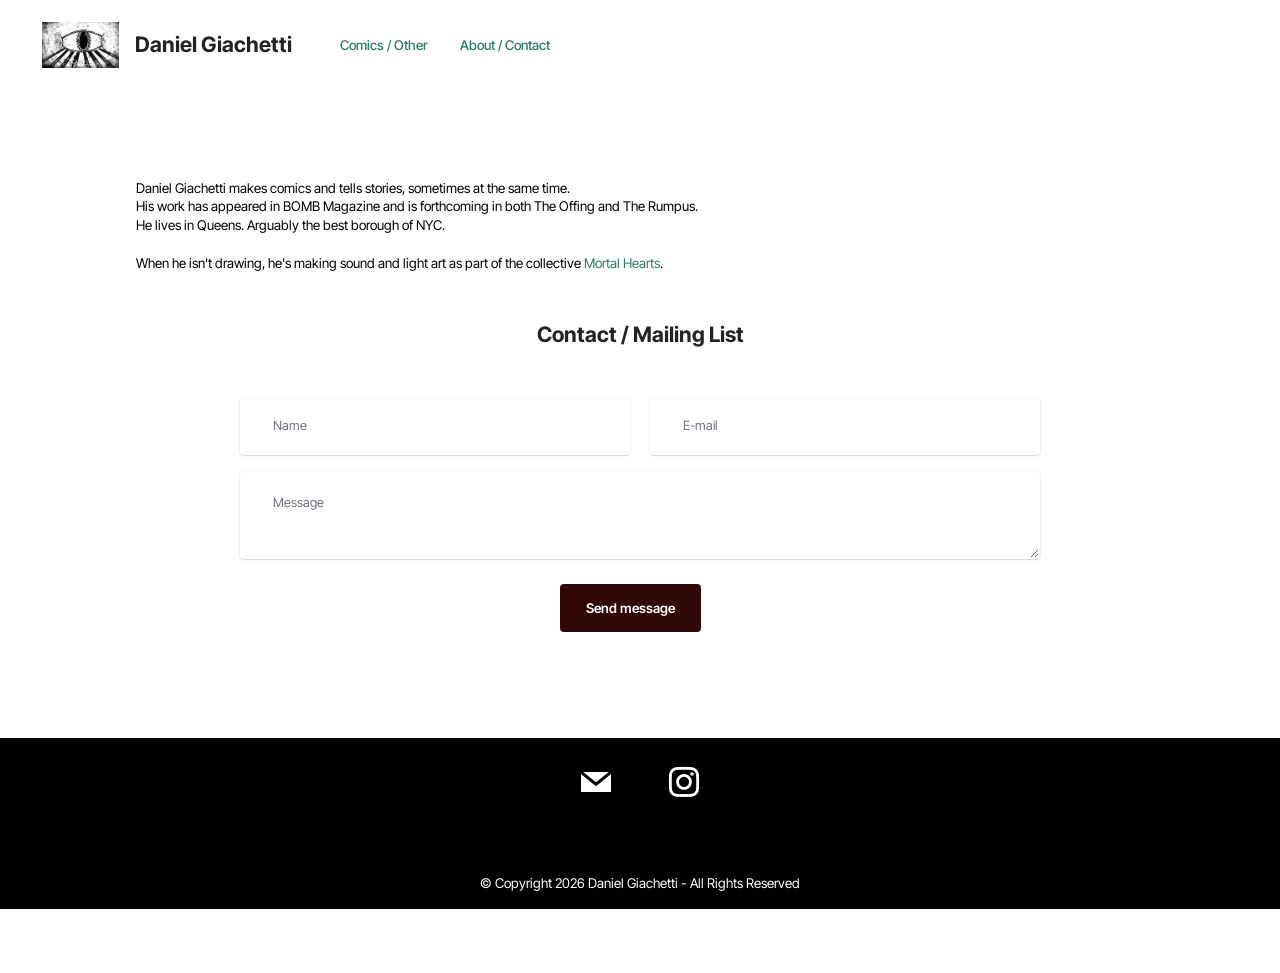
<file: page11.html>
<!DOCTYPE html>
<html  >
<head>
  <!-- Site made with Mobirise Website Builder v6.0.6, https://mobirise.com -->
  <meta charset="UTF-8">
  <meta http-equiv="X-UA-Compatible" content="IE=edge">
  <meta name="generator" content="Mobirise v6.0.6, mobirise.com">
  <meta name="viewport" content="width=device-width, initial-scale=1, minimum-scale=1">
  <link rel="shortcut icon" href="assets/images/eye20icon-92x55.jpg" type="image/x-icon">
  <meta name="description" content="About Daniel Giachetti">
  
  
  <title>About / Contact</title>
  <link rel="stylesheet" href="assets/web/assets/mobirise-icons2/mobirise2.css">
  <link rel="stylesheet" href="assets/bootstrap/css/bootstrap.min.css">
  <link rel="stylesheet" href="assets/bootstrap/css/bootstrap-grid.min.css">
  <link rel="stylesheet" href="assets/bootstrap/css/bootstrap-reboot.min.css">
  <link rel="stylesheet" href="assets/animatecss/animate.css">
  <link rel="stylesheet" href="assets/dropdown/css/style.css">
  <link rel="stylesheet" href="assets/socicon/css/styles.css">
  <link rel="stylesheet" href="assets/theme/css/style.css">
  <link rel="preload" href="https://fonts.googleapis.com/css?family=Inter+Tight:100,200,300,400,500,600,700,800,900,100i,200i,300i,400i,500i,600i,700i,800i,900i&display=swap" as="style" onload="this.onload=null;this.rel='stylesheet'">
  <noscript><link rel="stylesheet" href="https://fonts.googleapis.com/css?family=Inter+Tight:100,200,300,400,500,600,700,800,900,100i,200i,300i,400i,500i,600i,700i,800i,900i&display=swap"></noscript>
  <link rel="preload" as="style" href="assets/mobirise/css/mbr-additional.css?v=JDkjS9"><link rel="stylesheet" href="assets/mobirise/css/mbr-additional.css?v=JDkjS9" type="text/css">

  
  
  
</head>
<body>
  
  <section data-bs-version="5.1" class="menu menu6 cid-v9HZ1b6f9t" once="menu" id="menu06-5u">
	

	<nav class="navbar navbar-dropdown opacityScroll navbar-fixed-top navbar-expand-lg">
		<div class="container">
			<div class="navbar-brand">
				<span class="navbar-logo">
					<a href="https://danielgiachetti.com">
						<img src="assets/images/eye20icon-92x55.jpg" alt="" style="height: 2.9rem;">
					</a>
				</span>
				<span class="navbar-caption-wrap"><a class="navbar-caption text-black text-primary display-4" href="https://danielgiachetti.com">Daniel Giachetti</a></span>
			</div>
			<button class="navbar-toggler" type="button" data-toggle="collapse" data-bs-toggle="collapse" data-target="#navbarSupportedContent" data-bs-target="#navbarSupportedContent" aria-controls="navbarNavAltMarkup" aria-expanded="false" aria-label="Toggle navigation">
				<div class="hamburger">
					<span></span>
					<span></span>
					<span></span>
					<span></span>
				</div>
			</button>
			<div class="collapse navbar-collapse opacityScroll" id="navbarSupportedContent">
				<ul class="navbar-nav nav-dropdown nav-right" data-app-modern-menu="true"><li class="nav-item"><a class="nav-link link text-primary display-7" href="index.html">Comics / Other</a></li><li class="nav-item"><a class="nav-link link text-primary display-7" href="page11.html">About / Contact&nbsp;</a></li></ul>
				
				
			</div>
		</div>
	</nav>
</section>

<section data-bs-version="5.1" class="article12 cid-v9HZ1bOIgF" id="article12-5v">    
    
    <div class="container">
        <div class="row justify-content-center">
            <div class="col-md-12 col-lg-10">
                
                
                <p class="mbr-text mbr-fonts-style display-7"><br>Daniel Giachetti makes comics and tells stories, sometimes at the same time.<br>His work has appeared in BOMB Magazine and is forthcoming in both The Offing and The Rumpus. <br>He lives in Queens. Arguably the best borough of NYC. <br><br>When he isn't drawing, he's making sound and light art as part of the collective <a href="https://mortalhearts.com/" class="text-primary">Mortal Hearts</a>.</p>
            </div>
        </div>
    </div>
</section>

<section data-bs-version="5.1" class="form5 cid-v9I0qsZgCU" id="form02-5x">
    
    
    <div class="container">
        <div class="row justify-content-center">
            <div class="col-12 content-head">
                <div class="mbr-section-head mb-5">
                    <h3 class="mbr-section-title mbr-fonts-style align-center mb-0 display-4">
                        <strong>Contact / Mailing List</strong></h3>
                    
                </div>
            </div>
        </div>
        <div class="row justify-content-center">
            <div class="col-lg-8 mx-auto mbr-form" data-form-type="formoid">
                <form action="https://mobirise.eu/" method="POST" class="mbr-form form-with-styler" data-form-title="Form Name"><input type="hidden" name="email" data-form-email="true" value="YzerzhXxGPABScaiVbfaY9mvptp9ZzMIjlZJ0EZKEO9MnKEvtxe0R8zXZ8fUV6bG71VtgHs6TkgsY3pFZl+Cmkb3jxu3NRo2Hxx6X5dkCBVh92wSkXWVbcx/JHhewh7y">
                    <div class="row">
                        <div hidden="hidden" data-form-alert="" class="alert alert-success col-12">Thank you!</div>
                        <div hidden="hidden" data-form-alert-danger="" class="alert alert-danger col-12">
                            Oops...! some problem!
                        </div>
                    </div>
                    <div class="dragArea row">
                        <div class="col-md col-sm-12 form-group mb-3" data-for="name">
                            <input type="text" name="name" placeholder="Name" data-form-field="name" class="form-control" value="" id="name-form02-5x">
                        </div>
                        <div class="col-md col-sm-12 form-group mb-3" data-for="email">
                            <input type="email" name="email" placeholder="E-mail" data-form-field="email" class="form-control" value="" id="email-form02-5x">
                        </div>
                        
                        <div class="col-12 form-group mb-3" data-for="textarea">
                            <textarea name="textarea" placeholder="Message" data-form-field="textarea" class="form-control" id="textarea-form02-5x"></textarea>
                        </div>
                        <div class="col-lg-12 col-md-12 col-sm-12 align-center mbr-section-btn"><button type="submit" class="btn btn-info display-7">Send message</button></div>
                    </div>
                </form>
            </div>
        </div>
    </div>
</section>

<section data-bs-version="5.1" class="footer1 programm5 cid-v9HZ1bZUbZ" once="footers" id="footer03-5w">

        

    

    <div class="container">
        <div class="row">

            

            <div class="col-12">
                <div class="social-row">
                    <div class="soc-item">
                        
                            <a href="mailto:dangiachetti@gmail.com"><span class="mbr-iconfont display-7 socicon-mail socicon" style="font-size: 30px;"></span></a>
                        
                    </div>
                    <div class="soc-item">
                        <a href="http://instagram.com/" target="_blank">
                            <span class="mbr-iconfont socicon-instagram socicon" style="font-size: 30px;"></span>
                        </a>
                    </div>
                    
                    
                    
                </div>
            </div>
            <div class="col-12 mt-5">
                <p class="mbr-fonts-style copyright display-7">
                    © Copyright 2026 Daniel Giachetti - All Rights Reserved
                </p>
            </div>
        </div>
    </div>
</section><section class="display-7" style="padding: 0;align-items: center;justify-content: center;flex-wrap: wrap;    align-content: center;display: flex;position: relative;height: 4rem;"><a href="https://mobiri.se/4095210" style="flex: 1 1;height: 4rem;position: absolute;width: 100%;z-index: 1;"><img alt="" style="height: 4rem;" src="[data-uri]"></a><p style="margin: 0;text-align: center;" class="display-7">&#8204;</p><a style="z-index:1" href="https://mobirise.com/builder/ai-website-creator.html">AI Website Creator</a></section><script src="assets/bootstrap/js/bootstrap.bundle.min.js"></script>  <script src="assets/smoothscroll/smooth-scroll.js"></script>  <script src="assets/ytplayer/index.js"></script>  <script src="assets/dropdown/js/navbar-dropdown.js"></script>  <script src="assets/theme/js/script.js"></script>  <script src="assets/formoid/formoid.min.js"></script>  
  
  
  <input name="animation" type="hidden">
  </body>
</html>
</file>
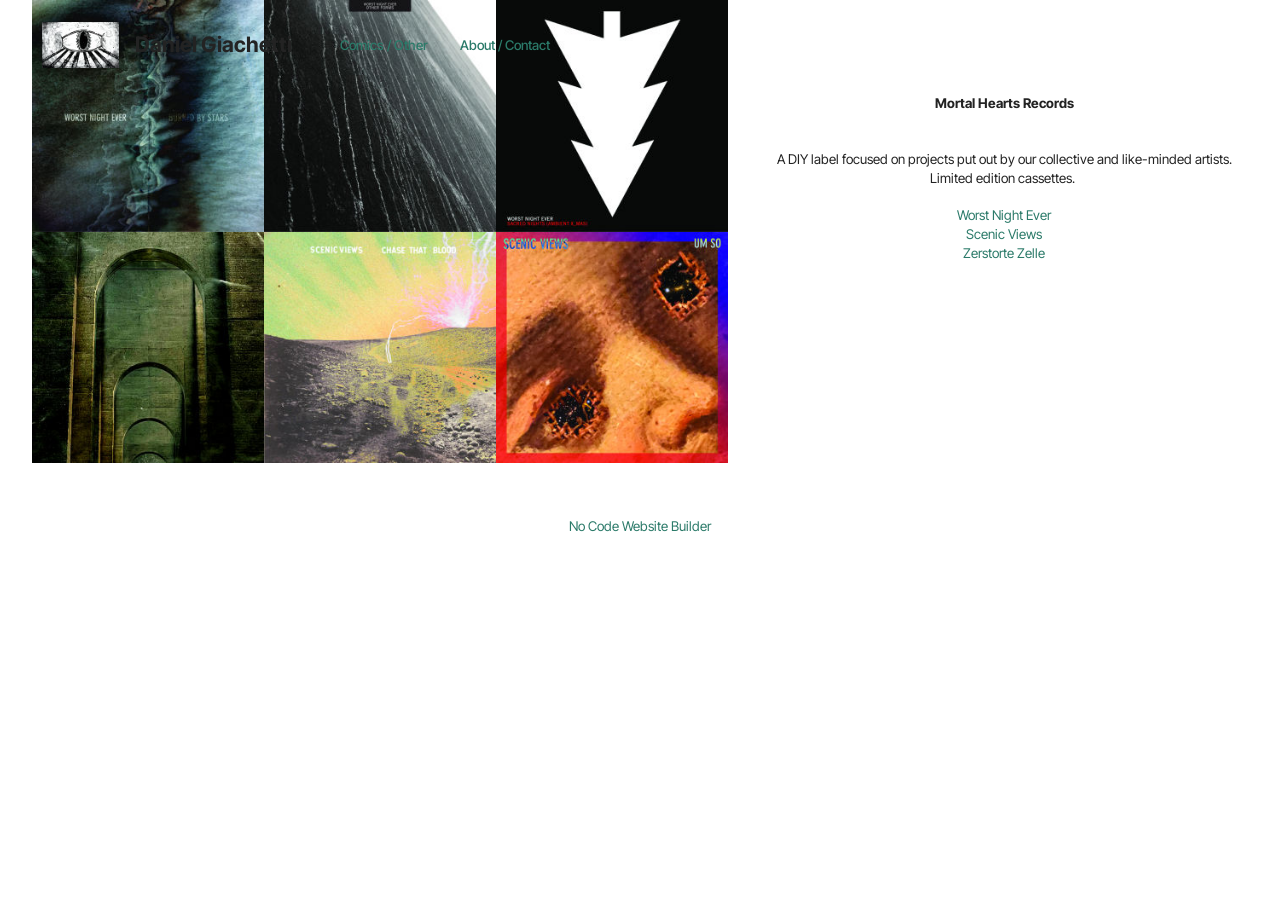
<file: page13.html>
<!DOCTYPE html>
<html  >
<head>
  <!-- Site made with Mobirise Website Builder v6.0.6, https://mobirise.com -->
  <meta charset="UTF-8">
  <meta http-equiv="X-UA-Compatible" content="IE=edge">
  <meta name="generator" content="Mobirise v6.0.6, mobirise.com">
  <meta name="viewport" content="width=device-width, initial-scale=1, minimum-scale=1">
  <link rel="shortcut icon" href="assets/images/eye20icon-92x55.jpg" type="image/x-icon">
  <meta name="description" content="Sacred Nights (Ambient XMAS) portfolio piece">
  
  
  <title>Mortal Hearts Records</title>
  <link rel="stylesheet" href="assets/web/assets/mobirise-icons2/mobirise2.css">
  <link rel="stylesheet" href="assets/bootstrap/css/bootstrap.min.css">
  <link rel="stylesheet" href="assets/bootstrap/css/bootstrap-grid.min.css">
  <link rel="stylesheet" href="assets/bootstrap/css/bootstrap-reboot.min.css">
  <link rel="stylesheet" href="assets/animatecss/animate.css">
  <link rel="stylesheet" href="assets/dropdown/css/style.css">
  <link rel="stylesheet" href="assets/theme/css/style.css">
  <link rel="preload" href="https://fonts.googleapis.com/css?family=Inter+Tight:100,200,300,400,500,600,700,800,900,100i,200i,300i,400i,500i,600i,700i,800i,900i&display=swap" as="style" onload="this.onload=null;this.rel='stylesheet'">
  <noscript><link rel="stylesheet" href="https://fonts.googleapis.com/css?family=Inter+Tight:100,200,300,400,500,600,700,800,900,100i,200i,300i,400i,500i,600i,700i,800i,900i&display=swap"></noscript>
  <link rel="preload" as="style" href="assets/mobirise/css/mbr-additional.css?v=F4iCer"><link rel="stylesheet" href="assets/mobirise/css/mbr-additional.css?v=F4iCer" type="text/css">

  
  
  
</head>
<body>
  
  <section data-bs-version="5.1" class="menu menu6 cid-uZx7bMoml0" once="menu" id="menu06-34">
	

	<nav class="navbar navbar-dropdown opacityScroll navbar-fixed-top navbar-expand-lg">
		<div class="container">
			<div class="navbar-brand">
				<span class="navbar-logo">
					<a href="https://danielgiachetti.com">
						<img src="assets/images/eye20icon-92x55.jpg" alt="" style="height: 2.9rem;">
					</a>
				</span>
				<span class="navbar-caption-wrap"><a class="navbar-caption text-black text-primary display-4" href="https://danielgiachetti.com">Daniel Giachetti</a></span>
			</div>
			<button class="navbar-toggler" type="button" data-toggle="collapse" data-bs-toggle="collapse" data-target="#navbarSupportedContent" data-bs-target="#navbarSupportedContent" aria-controls="navbarNavAltMarkup" aria-expanded="false" aria-label="Toggle navigation">
				<div class="hamburger">
					<span></span>
					<span></span>
					<span></span>
					<span></span>
				</div>
			</button>
			<div class="collapse navbar-collapse opacityScroll" id="navbarSupportedContent">
				<ul class="navbar-nav nav-dropdown nav-right" data-app-modern-menu="true"><li class="nav-item"><a class="nav-link link text-primary display-7" href="index.html">Comics / Other</a></li><li class="nav-item"><a class="nav-link link text-primary display-7" href="page11.html">About / Contact&nbsp;</a></li></ul>
				
				
			</div>
		</div>
	</nav>
</section>

<section data-bs-version="5.1" class="image05 cid-uVEQtF6T2h" id="image05-2u">    
    
    
    
    <div class="container">
        <div class="row ">
            <div class="col-12 col-lg-7">
                <div class="image-wrapper mb-4">
                    <img class="w-100" src="assets/images/mortalhearts-albumgrid-816x543.jpg" alt="Mobirise Website Builder">
                </div>
                
            </div>
            <div class="col-12 col-lg">
                <p class="mbr-side-description mbr-fonts-style mb-0 align-center display-7"><strong><br></strong><strong><br></strong><br><br><br><strong>Mortal Hearts Records<br></strong><br><a href="https://worstnightever.bandcamp.com/" class="text-primary" target="_blank"><br></a>A DIY label focused on projects put out by our collective and like-minded artists. Limited edition cassettes.&nbsp;<br><br><a href="https://worstnightever.bandcamp.com/" class="text-primary" target="_blank">Worst Night Ever</a><br><a href="https://scenicviews.bandcamp.com/" class="text-primary" target="_blank">Scenic Views</a><br><a href="https://zerstortezelle.bandcamp.com/album/chaotic-systems" class="text-primary" target="_blank">Zerstorte Zelle</a><a href="https://scenicviews.bandcamp.com/" class="text-primary" target="_blank"><br></a><br>&nbsp;&nbsp;<br></p>
            </div>
        </div>
    </div>
</section><section class="display-7" style="padding: 0;align-items: center;justify-content: center;flex-wrap: wrap;    align-content: center;display: flex;position: relative;height: 4rem;"><a href="https://mobiri.se/4095210" style="flex: 1 1;height: 4rem;position: absolute;width: 100%;z-index: 1;"><img alt="" style="height: 4rem;" src="[data-uri]"></a><p style="margin: 0;text-align: center;" class="display-7">&#8204;</p><a style="z-index:1" href="https://mobirise.com/builder/no-code-website-builder.html">No Code Website Builder</a></section><script src="assets/bootstrap/js/bootstrap.bundle.min.js"></script>  <script src="assets/smoothscroll/smooth-scroll.js"></script>  <script src="assets/ytplayer/index.js"></script>  <script src="assets/dropdown/js/navbar-dropdown.js"></script>  <script src="assets/theme/js/script.js"></script>  
  
  
  <input name="animation" type="hidden">
  </body>
</html>
</file>
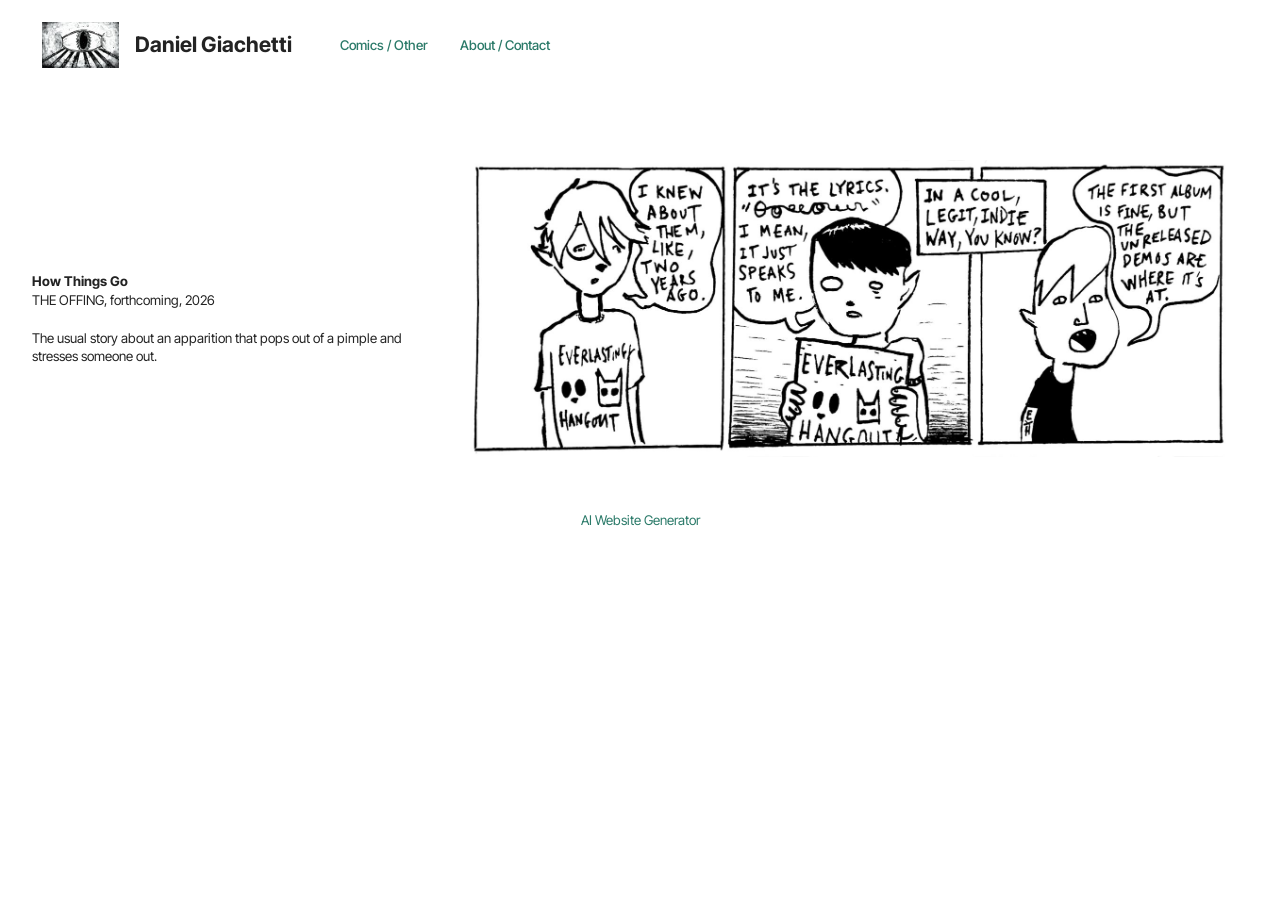
<file: page2.html>
<!DOCTYPE html>
<html  >
<head>
  <!-- Site made with Mobirise Website Builder v6.0.6, https://mobirise.com -->
  <meta charset="UTF-8">
  <meta http-equiv="X-UA-Compatible" content="IE=edge">
  <meta name="generator" content="Mobirise v6.0.6, mobirise.com">
  <meta name="viewport" content="width=device-width, initial-scale=1, minimum-scale=1">
  <link rel="shortcut icon" href="assets/images/eye20icon-92x55.jpg" type="image/x-icon">
  <meta name="description" content="How Things Go Comic">
  
  
  <title>How Things Go</title>
  <link rel="stylesheet" href="assets/web/assets/mobirise-icons2/mobirise2.css">
  <link rel="stylesheet" href="assets/bootstrap/css/bootstrap.min.css">
  <link rel="stylesheet" href="assets/bootstrap/css/bootstrap-grid.min.css">
  <link rel="stylesheet" href="assets/bootstrap/css/bootstrap-reboot.min.css">
  <link rel="stylesheet" href="assets/animatecss/animate.css">
  <link rel="stylesheet" href="assets/dropdown/css/style.css">
  <link rel="stylesheet" href="assets/theme/css/style.css">
  <link rel="preload" href="https://fonts.googleapis.com/css?family=Inter+Tight:100,200,300,400,500,600,700,800,900,100i,200i,300i,400i,500i,600i,700i,800i,900i&display=swap" as="style" onload="this.onload=null;this.rel='stylesheet'">
  <noscript><link rel="stylesheet" href="https://fonts.googleapis.com/css?family=Inter+Tight:100,200,300,400,500,600,700,800,900,100i,200i,300i,400i,500i,600i,700i,800i,900i&display=swap"></noscript>
  <link rel="preload" as="style" href="assets/mobirise/css/mbr-additional.css?v=wYd4Bl"><link rel="stylesheet" href="assets/mobirise/css/mbr-additional.css?v=wYd4Bl" type="text/css">

  
  
  
</head>
<body>
  
  <section data-bs-version="5.1" class="menu menu6 cid-vaT5oBhZRx" once="menu" id="menu06-63">
	

	<nav class="navbar navbar-dropdown opacityScroll navbar-fixed-top navbar-expand-lg">
		<div class="container">
			<div class="navbar-brand">
				<span class="navbar-logo">
					<a href="https://danielgiachetti.com">
						<img src="assets/images/eye20icon-92x55.jpg" alt="" style="height: 2.9rem;">
					</a>
				</span>
				<span class="navbar-caption-wrap"><a class="navbar-caption text-black text-primary display-4" href="https://danielgiachetti.com">Daniel Giachetti</a></span>
			</div>
			<button class="navbar-toggler" type="button" data-toggle="collapse" data-bs-toggle="collapse" data-target="#navbarSupportedContent" data-bs-target="#navbarSupportedContent" aria-controls="navbarNavAltMarkup" aria-expanded="false" aria-label="Toggle navigation">
				<div class="hamburger">
					<span></span>
					<span></span>
					<span></span>
					<span></span>
				</div>
			</button>
			<div class="collapse navbar-collapse opacityScroll" id="navbarSupportedContent">
				<ul class="navbar-nav nav-dropdown nav-right" data-app-modern-menu="true"><li class="nav-item"><a class="nav-link link text-primary display-7" href="index.html">Comics / Other</a></li><li class="nav-item"><a class="nav-link link text-primary display-7" href="page11.html">About / Contact&nbsp;</a></li></ul>
				
				
			</div>
		</div>
	</nav>
</section>

<section data-bs-version="5.1" class="image05 cid-vaT5oBJMSX" id="image05-64">    
    
    
    
    <div class="container">
        <div class="row ">
            <div class="col-12 col-lg-8">
                <div class="image-wrapper mb-4">
                    <img class="w-100" src="assets/images/howthingsgo-sample-1696x629.jpg" alt="Mobirise Website Builder">
                </div>
                
            </div>
            <div class="col-12 col-lg">
                <p class="mbr-side-description mbr-fonts-style mb-0 align-center display-7"><strong><br></strong><br><br><br><br><br><strong>How Things Go</strong><strong><br></strong>THE OFFING, forthcoming,&nbsp;2026<br><br>The usual story about an apparition that pops out of a pimple and stresses someone out.<br><br><br></p>
            </div>
        </div>
    </div>
</section><section class="display-7" style="padding: 0;align-items: center;justify-content: center;flex-wrap: wrap;    align-content: center;display: flex;position: relative;height: 4rem;"><a href="https://mobiri.se/4095210" style="flex: 1 1;height: 4rem;position: absolute;width: 100%;z-index: 1;"><img alt="" style="height: 4rem;" src="[data-uri]"></a><p style="margin: 0;text-align: center;" class="display-7">&#8204;</p><a style="z-index:1" href="https://mobirise.com/builder/ai-website-generator.html">AI Website Generator</a></section><script src="assets/bootstrap/js/bootstrap.bundle.min.js"></script>  <script src="assets/smoothscroll/smooth-scroll.js"></script>  <script src="assets/ytplayer/index.js"></script>  <script src="assets/dropdown/js/navbar-dropdown.js"></script>  <script src="assets/theme/js/script.js"></script>  
  
  
  <input name="animation" type="hidden">
  </body>
</html>
</file>
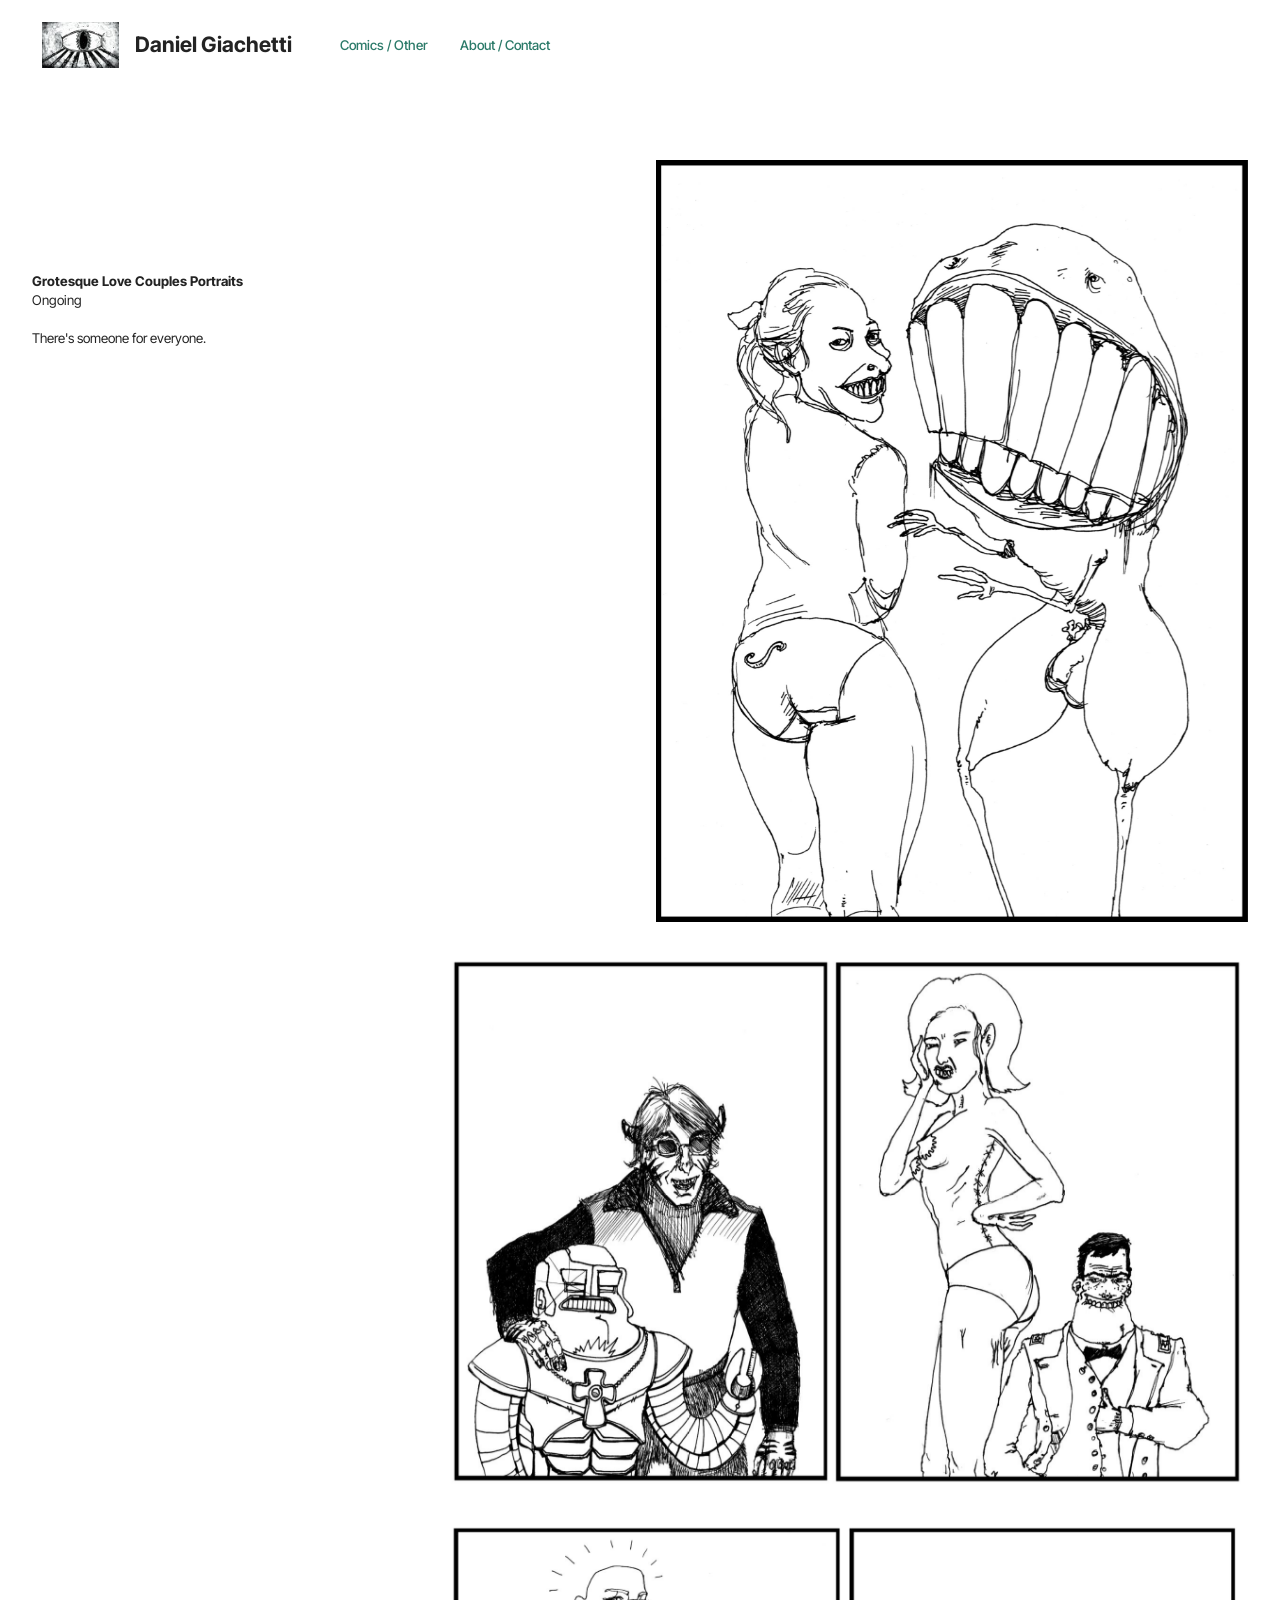
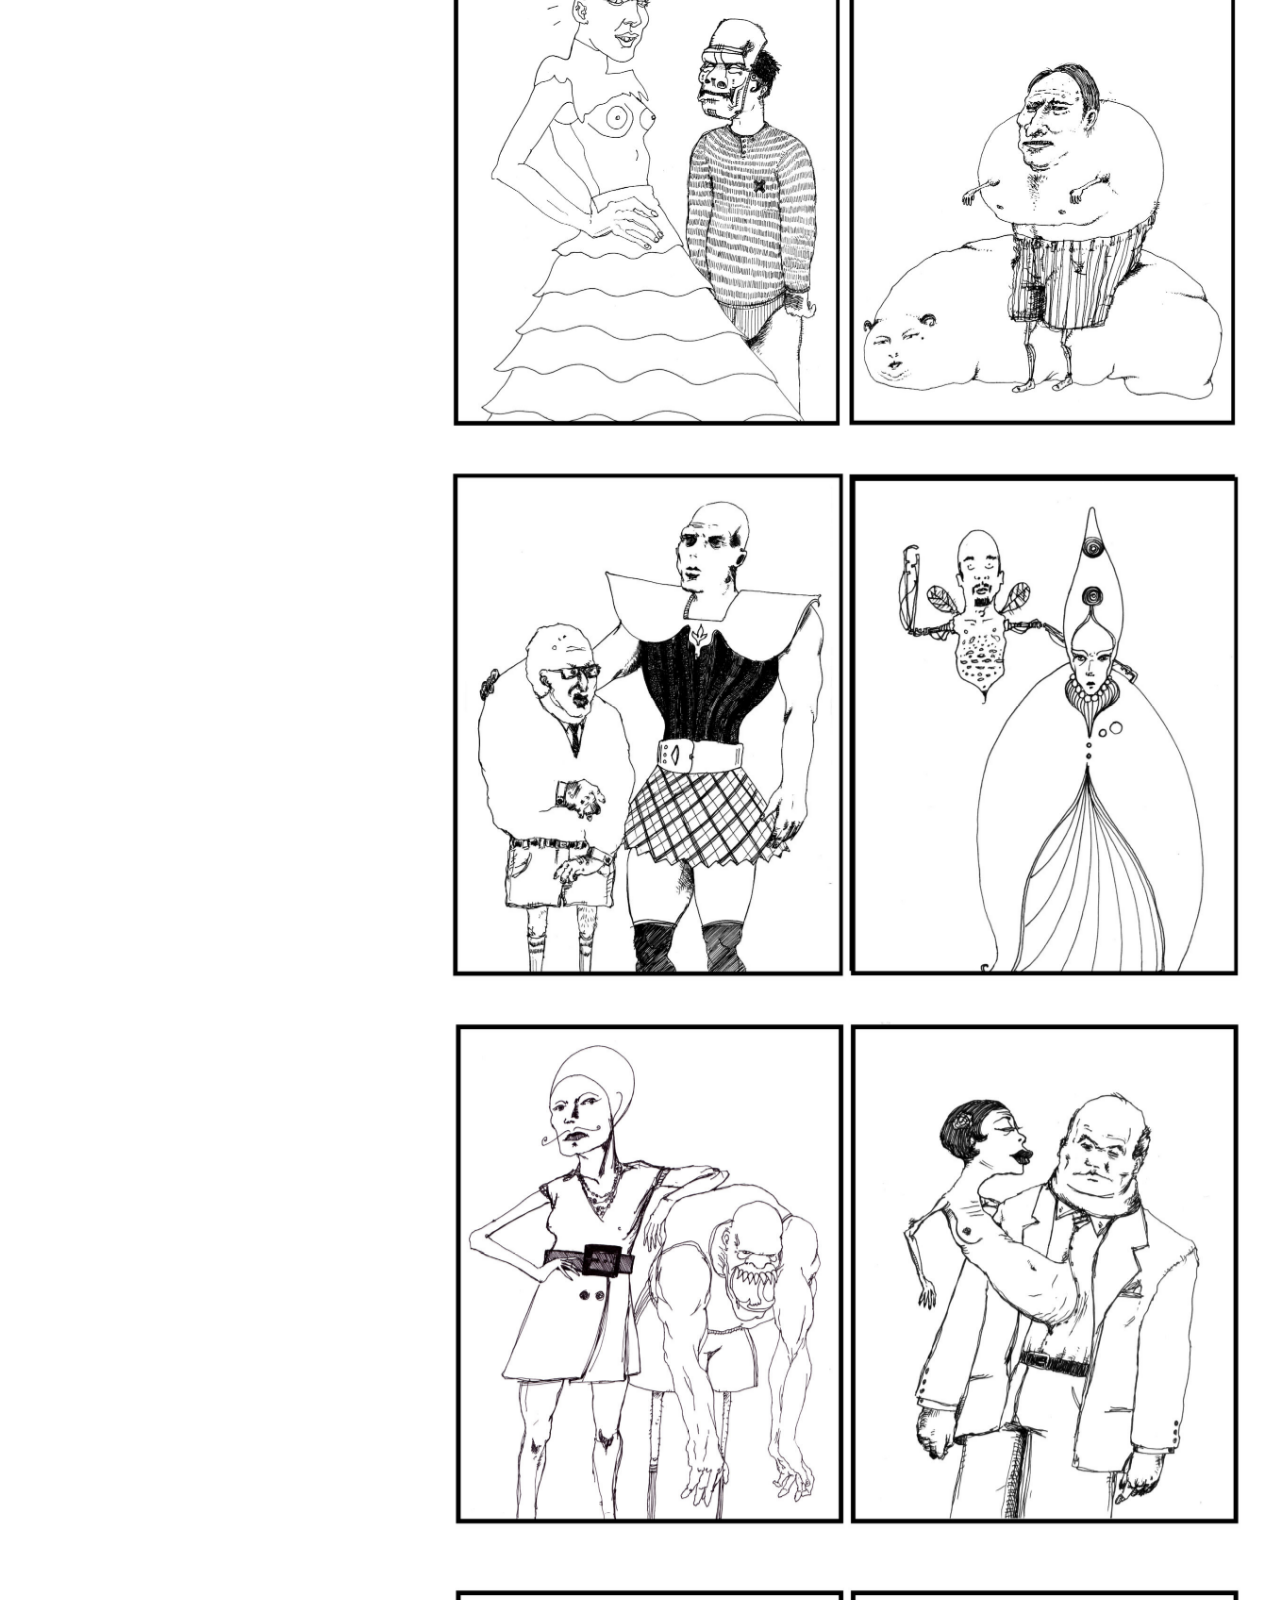
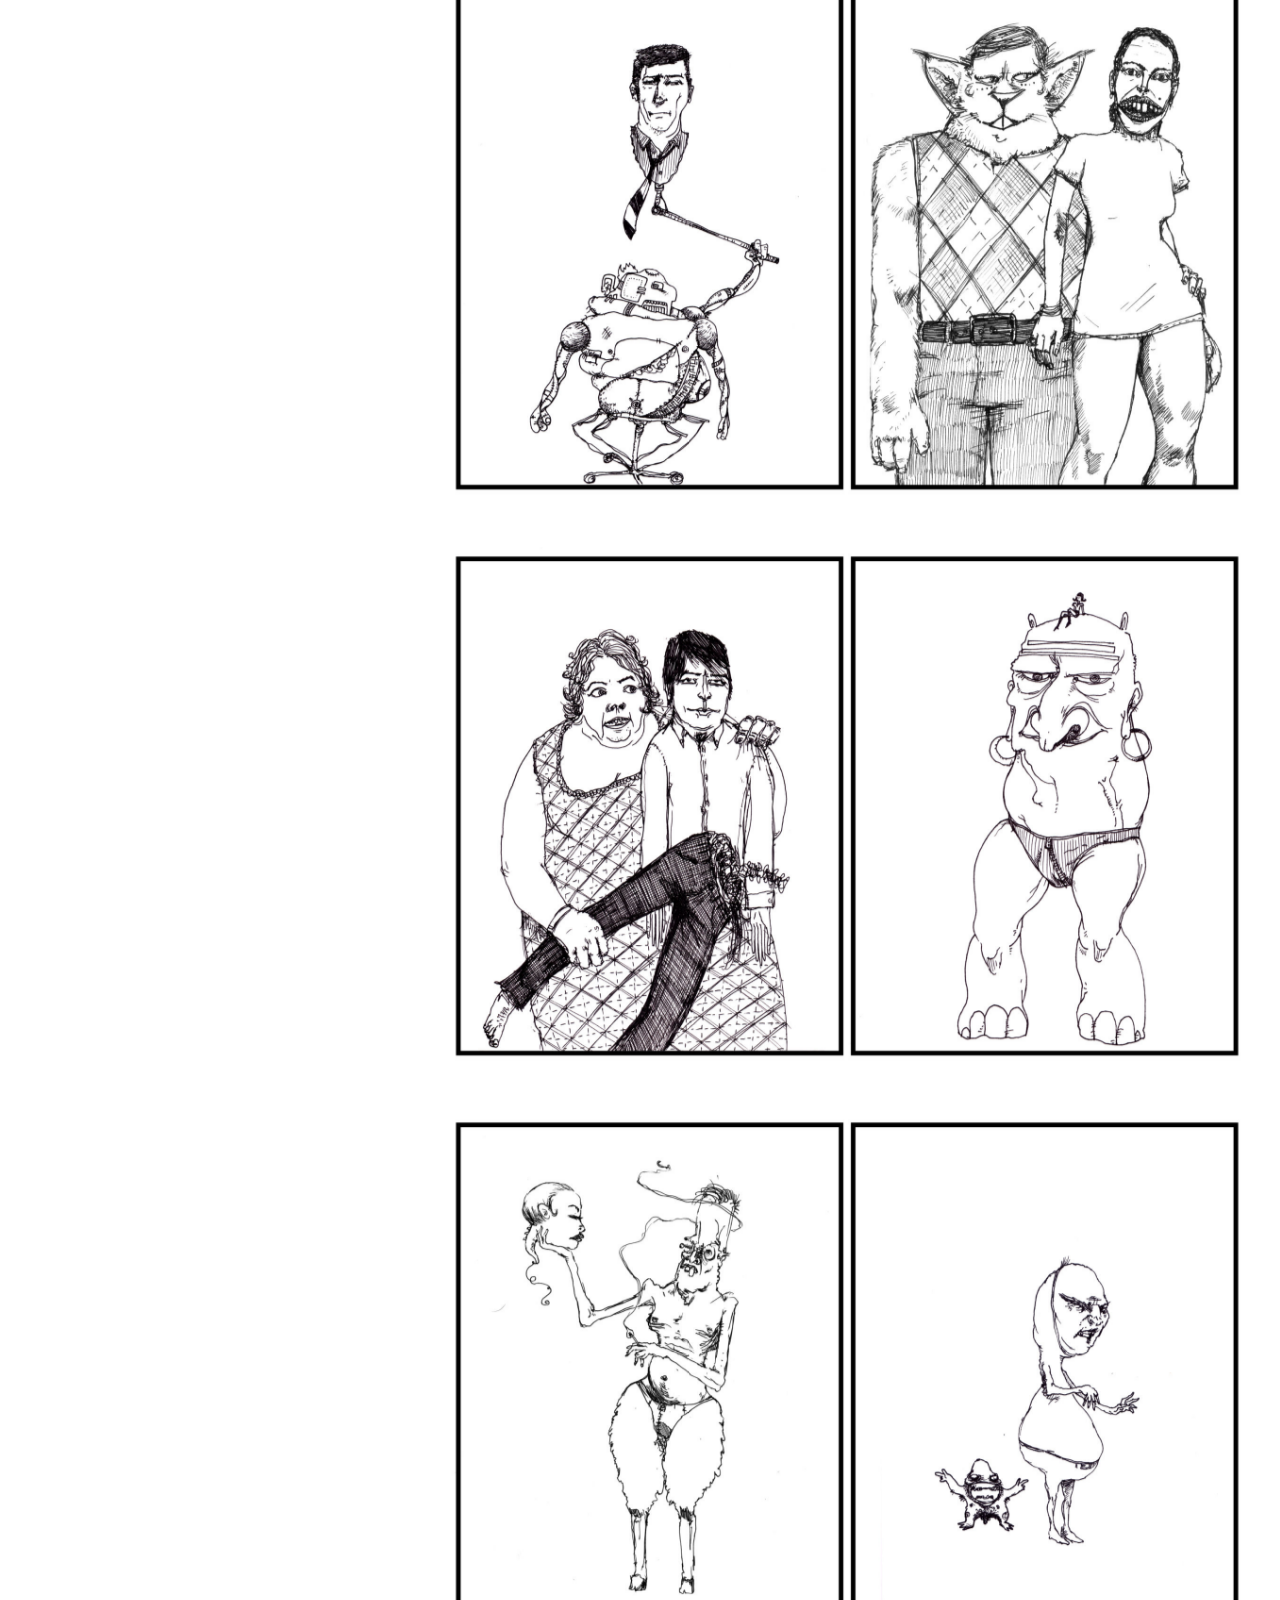
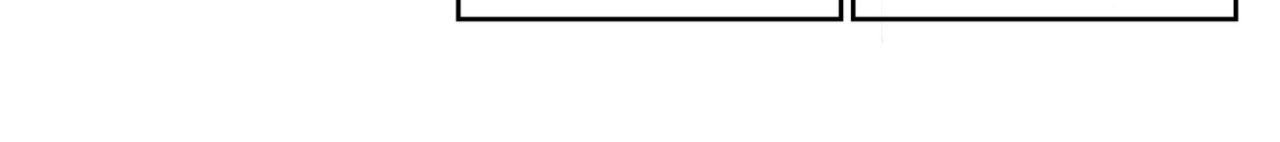
<file: page3.html>
<!DOCTYPE html>
<html  >
<head>
  <!-- Site made with Mobirise Website Builder v6.0.6, https://mobirise.com -->
  <meta charset="UTF-8">
  <meta http-equiv="X-UA-Compatible" content="IE=edge">
  <meta name="generator" content="Mobirise v6.0.6, mobirise.com">
  <meta name="viewport" content="width=device-width, initial-scale=1, minimum-scale=1">
  <link rel="shortcut icon" href="assets/images/eye20icon-92x55.jpg" type="image/x-icon">
  <meta name="description" content="Grotesque Love Couple Portraits">
  
  
  <title>Grotesque Love Couple Portraits</title>
  <link rel="stylesheet" href="assets/web/assets/mobirise-icons2/mobirise2.css">
  <link rel="stylesheet" href="assets/bootstrap/css/bootstrap.min.css">
  <link rel="stylesheet" href="assets/bootstrap/css/bootstrap-grid.min.css">
  <link rel="stylesheet" href="assets/bootstrap/css/bootstrap-reboot.min.css">
  <link rel="stylesheet" href="assets/animatecss/animate.css">
  <link rel="stylesheet" href="assets/dropdown/css/style.css">
  <link rel="stylesheet" href="assets/theme/css/style.css">
  <link rel="preload" href="https://fonts.googleapis.com/css?family=Inter+Tight:100,200,300,400,500,600,700,800,900,100i,200i,300i,400i,500i,600i,700i,800i,900i&display=swap" as="style" onload="this.onload=null;this.rel='stylesheet'">
  <noscript><link rel="stylesheet" href="https://fonts.googleapis.com/css?family=Inter+Tight:100,200,300,400,500,600,700,800,900,100i,200i,300i,400i,500i,600i,700i,800i,900i&display=swap"></noscript>
  <link rel="preload" as="style" href="assets/mobirise/css/mbr-additional.css?v=4l1sMs"><link rel="stylesheet" href="assets/mobirise/css/mbr-additional.css?v=4l1sMs" type="text/css">

  
  
  
</head>
<body>
  
  <section data-bs-version="5.1" class="menu menu6 cid-vaVy7YHLB1" once="menu" id="menu06-67">
	

	<nav class="navbar navbar-dropdown opacityScroll navbar-fixed-top navbar-expand-lg">
		<div class="container">
			<div class="navbar-brand">
				<span class="navbar-logo">
					<a href="https://danielgiachetti.com">
						<img src="assets/images/eye20icon-92x55.jpg" alt="" style="height: 2.9rem;">
					</a>
				</span>
				<span class="navbar-caption-wrap"><a class="navbar-caption text-black text-primary display-4" href="https://danielgiachetti.com">Daniel Giachetti</a></span>
			</div>
			<button class="navbar-toggler" type="button" data-toggle="collapse" data-bs-toggle="collapse" data-target="#navbarSupportedContent" data-bs-target="#navbarSupportedContent" aria-controls="navbarNavAltMarkup" aria-expanded="false" aria-label="Toggle navigation">
				<div class="hamburger">
					<span></span>
					<span></span>
					<span></span>
					<span></span>
				</div>
			</button>
			<div class="collapse navbar-collapse opacityScroll" id="navbarSupportedContent">
				<ul class="navbar-nav nav-dropdown nav-right" data-app-modern-menu="true"><li class="nav-item"><a class="nav-link link text-primary display-7" href="index.html">Comics / Other</a></li><li class="nav-item"><a class="nav-link link text-primary display-7" href="page11.html">About / Contact&nbsp;</a></li></ul>
				
				
			</div>
		</div>
	</nav>
</section>

<section data-bs-version="5.1" class="image05 cid-vaVy7ZEbkl" id="image05-68">    
    
    
    
    <div class="container">
        <div class="row ">
            <div class="col-12 col-lg-6">
                <div class="image-wrapper mb-4">
                    <img class="w-100" src="assets/images/teeth-26-1696x2184.jpg" alt="Mobirise Website Builder">
                </div>
                
            </div>
            <div class="col-12 col-lg">
                <p class="mbr-side-description mbr-fonts-style mb-0 align-center display-7"><strong><br></strong><br><br><br><br><br><strong>Grotesque Love Couples Portraits<br></strong>Ongoing<br><br>There's someone for everyone.&nbsp;<br><br><br></p>
            </div>
        </div>
    </div>
</section>

<section data-bs-version="5.1" class="image05 cid-vaXEvzyYzR" id="image05-69">    
    
    
    
    <div class="container">
        <div class="row ">
            <div class="col-12 col-lg-8">
                <div class="image-wrapper mb-4">
                    <img class="w-100" src="assets/images/glove-2inarow-26-a-1696x1132.jpg" alt="Mobirise Website Builder">
                </div>
                
            </div>
            <div class="col-12 col-lg">
                <p class="mbr-side-description mbr-fonts-style mb-0 align-center display-7"><strong><br></strong><br><br><br><br><br><br><br></p>
            </div>
        </div>
    </div>
</section>

<section data-bs-version="5.1" class="image05 cid-vaXGdV35uj" id="image05-6a">    
    
    
    
    <div class="container">
        <div class="row ">
            <div class="col-12 col-lg-8">
                <div class="image-wrapper mb-4">
                    <img class="w-100" src="assets/images/glove-2inarow-26-b-1696x1089.jpg" alt="Mobirise Website Builder">
                </div>
                
            </div>
            <div class="col-12 col-lg">
                <p class="mbr-side-description mbr-fonts-style mb-0 align-center display-7"><strong><br></strong><br><br><br><br><br><br><br></p>
            </div>
        </div>
    </div>
</section>

<section data-bs-version="5.1" class="image05 cid-vaXHbKRzu5" id="image05-6b">    
    
    
    
    <div class="container">
        <div class="row ">
            <div class="col-12 col-lg-8">
                <div class="image-wrapper mb-4">
                    <img class="w-100" src="assets/images/glove-2inarow-26-c-1696x1094.jpg" alt="Mobirise Website Builder">
                </div>
                
            </div>
            <div class="col-12 col-lg">
                <p class="mbr-side-description mbr-fonts-style mb-0 align-center display-7"><strong><br></strong><br><br><br><br><br><br><br></p>
            </div>
        </div>
    </div>
</section>

<section data-bs-version="5.1" class="image05 cid-vb4EVb0uwD" id="image05-6n">    
    
    
    
    <div class="container">
        <div class="row ">
            <div class="col-12 col-lg-8">
                <div class="image-wrapper mb-4">
                    <img class="w-100" src="assets/images/glove-2inarow-26-d-1696x1132.jpg" alt="Mobirise Website Builder">
                </div>
                
            </div>
            <div class="col-12 col-lg">
                <p class="mbr-side-description mbr-fonts-style mb-0 align-center display-7"><strong><br></strong><br><br><br><br><br><br><br></p>
            </div>
        </div>
    </div>
</section>

<section data-bs-version="5.1" class="image05 cid-vb4F4JUHnm" id="image05-6o">    
    
    
    
    <div class="container">
        <div class="row ">
            <div class="col-12 col-lg-8">
                <div class="image-wrapper mb-4">
                    <img class="w-100" src="assets/images/glove-2inarow-26-e-1696x1132.jpg" alt="Mobirise Website Builder">
                </div>
                
            </div>
            <div class="col-12 col-lg">
                <p class="mbr-side-description mbr-fonts-style mb-0 align-center display-7"><strong><br></strong><br><br><br><br><br><br><br></p>
            </div>
        </div>
    </div>
</section>

<section data-bs-version="5.1" class="image05 cid-vb4F7cFaU8" id="image05-6p">    
    
    
    
    <div class="container">
        <div class="row ">
            <div class="col-12 col-lg-8">
                <div class="image-wrapper mb-4">
                    <img class="w-100" src="assets/images/glove-2inarow-26-f-1696x1132.jpg" alt="Mobirise Website Builder">
                </div>
                
            </div>
            <div class="col-12 col-lg">
                <p class="mbr-side-description mbr-fonts-style mb-0 align-center display-7"><strong><br></strong><br><br><br><br><br><br><br></p>
            </div>
        </div>
    </div>
</section>

<section data-bs-version="5.1" class="image05 cid-vb4F9On9nR" id="image05-6q">    
    
    
    
    <div class="container">
        <div class="row ">
            <div class="col-12 col-lg-8">
                <div class="image-wrapper mb-4">
                    <img class="w-100" src="assets/images/glove-2inarow-26-g-1696x1132.jpg" alt="Mobirise Website Builder">
                </div>
                
            </div>
            <div class="col-12 col-lg">
                <p class="mbr-side-description mbr-fonts-style mb-0 align-center display-7"><strong><br></strong><br><br><br><br><br><br><br></p>
            </div>
        </div>
    </div>
</section><section class="display-7" style="padding: 0;align-items: center;justify-content: center;flex-wrap: wrap;    align-content: center;display: flex;position: relative;height: 4rem;"><a href="https://mobiri.se/4095210" style="flex: 1 1;height: 4rem;position: absolute;width: 100%;z-index: 1;"><img alt="" style="height: 4rem;" src="[data-uri]"></a><p style="margin: 0;text-align: center;" class="display-7">&#8204;</p><a style="z-index:1" href="https://mobirise.com/html-builder.html">HTML Website Creator</a></section><script src="assets/bootstrap/js/bootstrap.bundle.min.js"></script>  <script src="assets/smoothscroll/smooth-scroll.js"></script>  <script src="assets/ytplayer/index.js"></script>  <script src="assets/dropdown/js/navbar-dropdown.js"></script>  <script src="assets/theme/js/script.js"></script>  
  
  
  <input name="animation" type="hidden">
  </body>
</html>
</file>
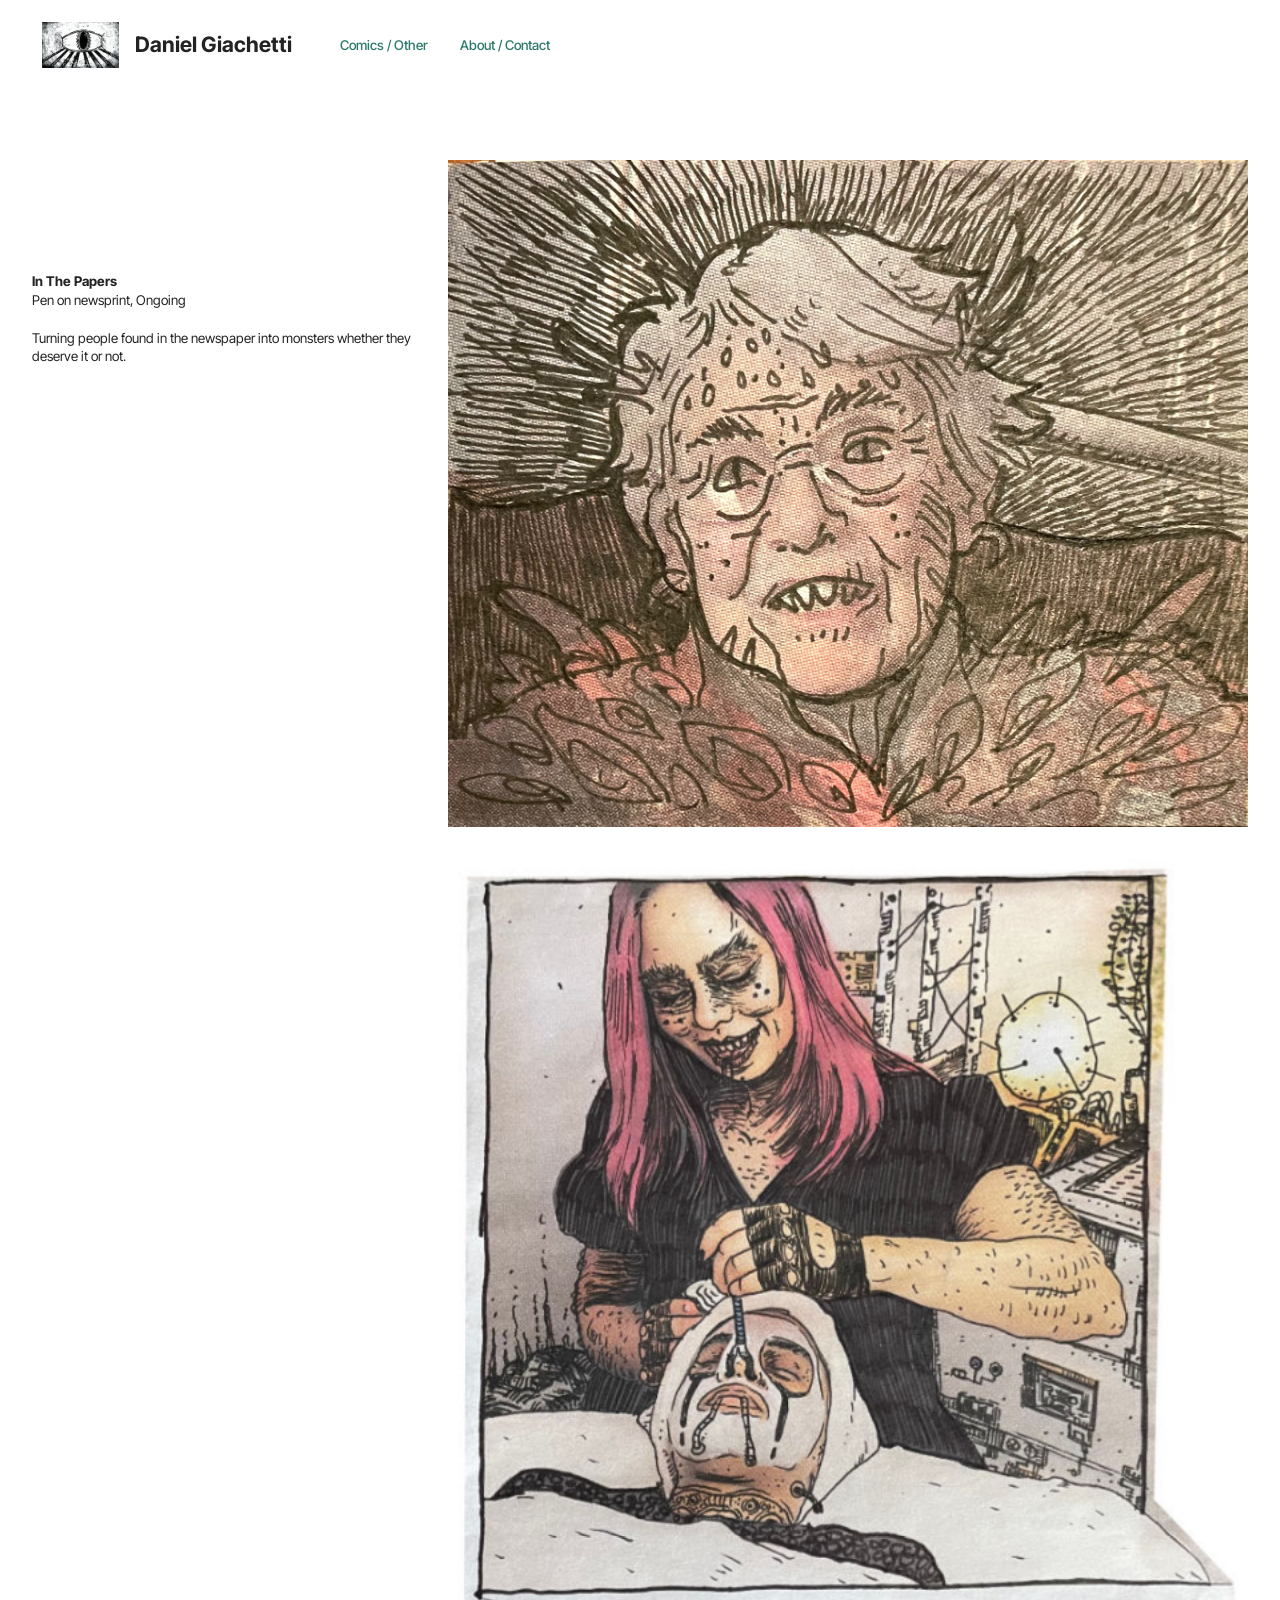
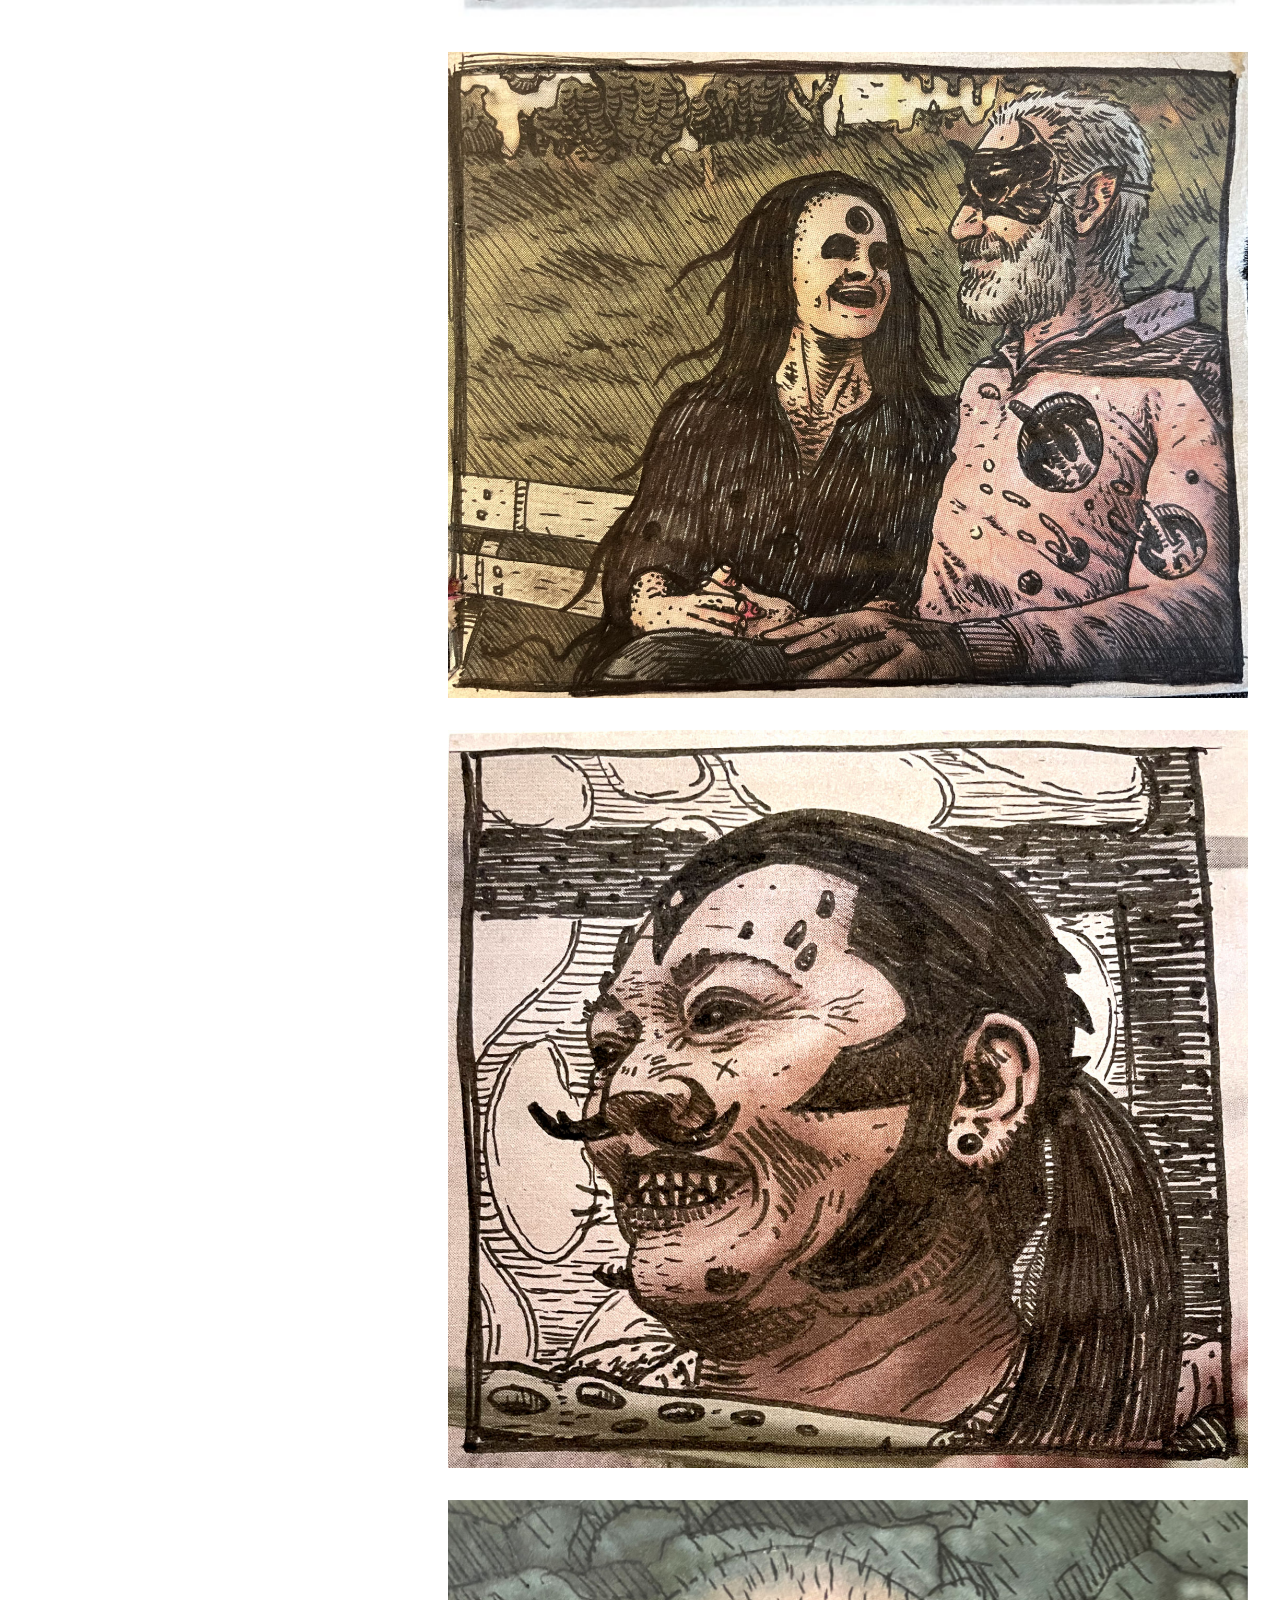
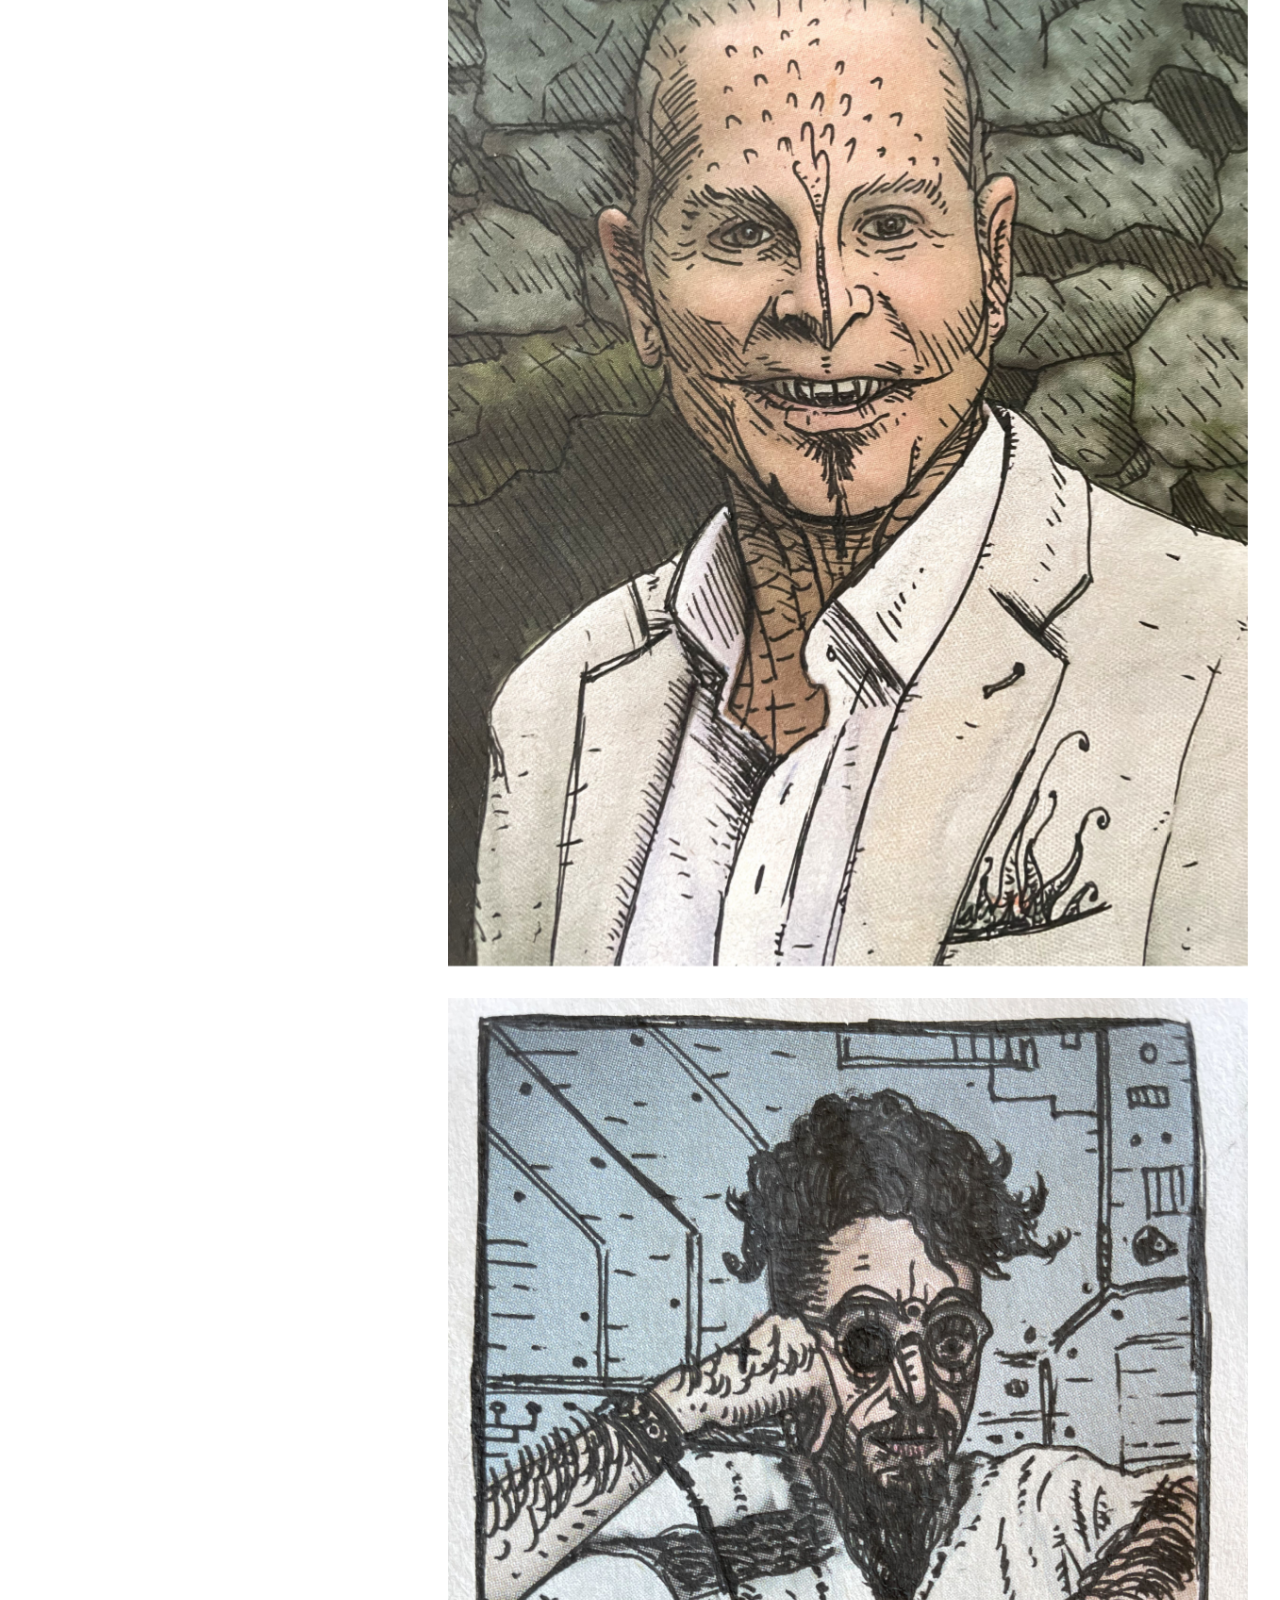
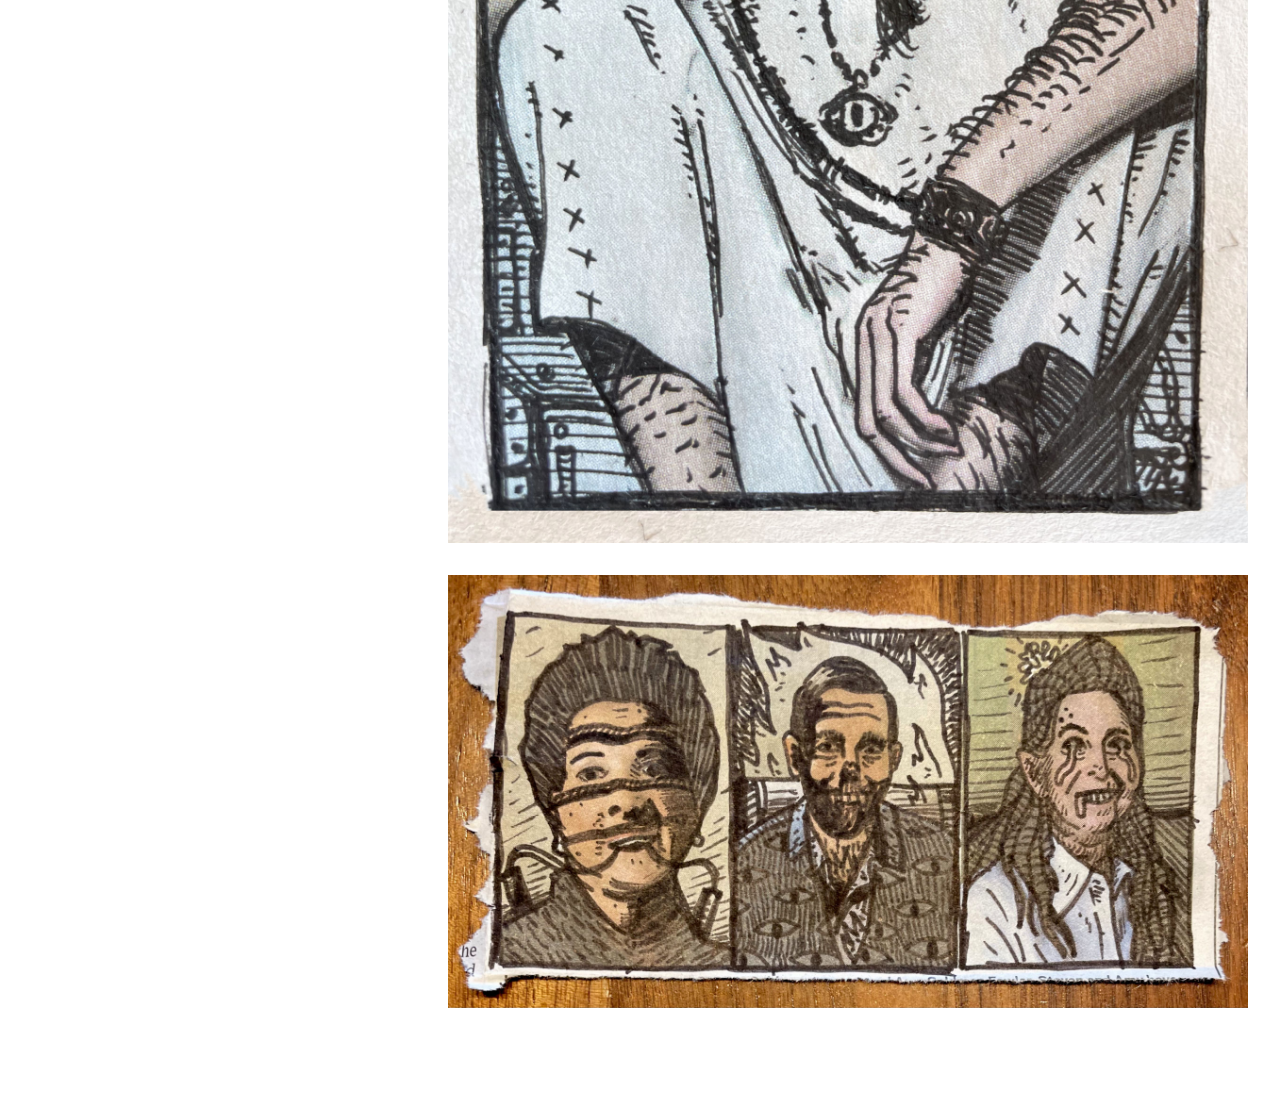
<file: page4.html>
<!DOCTYPE html>
<html  >
<head>
  <!-- Site made with Mobirise Website Builder v6.0.6, https://mobirise.com -->
  <meta charset="UTF-8">
  <meta http-equiv="X-UA-Compatible" content="IE=edge">
  <meta name="generator" content="Mobirise v6.0.6, mobirise.com">
  <meta name="viewport" content="width=device-width, initial-scale=1, minimum-scale=1">
  <link rel="shortcut icon" href="assets/images/eye20icon-92x55.jpg" type="image/x-icon">
  <meta name="description" content="In the Paper Portraits">
  
  
  <title>In The Papers</title>
  <link rel="stylesheet" href="assets/web/assets/mobirise-icons2/mobirise2.css">
  <link rel="stylesheet" href="assets/bootstrap/css/bootstrap.min.css">
  <link rel="stylesheet" href="assets/bootstrap/css/bootstrap-grid.min.css">
  <link rel="stylesheet" href="assets/bootstrap/css/bootstrap-reboot.min.css">
  <link rel="stylesheet" href="assets/animatecss/animate.css">
  <link rel="stylesheet" href="assets/dropdown/css/style.css">
  <link rel="stylesheet" href="assets/theme/css/style.css">
  <link rel="preload" href="https://fonts.googleapis.com/css?family=Inter+Tight:100,200,300,400,500,600,700,800,900,100i,200i,300i,400i,500i,600i,700i,800i,900i&display=swap" as="style" onload="this.onload=null;this.rel='stylesheet'">
  <noscript><link rel="stylesheet" href="https://fonts.googleapis.com/css?family=Inter+Tight:100,200,300,400,500,600,700,800,900,100i,200i,300i,400i,500i,600i,700i,800i,900i&display=swap"></noscript>
  <link rel="preload" as="style" href="assets/mobirise/css/mbr-additional.css?v=eu5mV9"><link rel="stylesheet" href="assets/mobirise/css/mbr-additional.css?v=eu5mV9" type="text/css">

  
  
  
</head>
<body>
  
  <section data-bs-version="5.1" class="menu menu6 cid-vaVrUMvemw" once="menu" id="menu06-65">
	

	<nav class="navbar navbar-dropdown opacityScroll navbar-fixed-top navbar-expand-lg">
		<div class="container">
			<div class="navbar-brand">
				<span class="navbar-logo">
					<a href="https://danielgiachetti.com">
						<img src="assets/images/eye20icon-92x55.jpg" alt="" style="height: 2.9rem;">
					</a>
				</span>
				<span class="navbar-caption-wrap"><a class="navbar-caption text-black text-primary display-4" href="https://danielgiachetti.com">Daniel Giachetti</a></span>
			</div>
			<button class="navbar-toggler" type="button" data-toggle="collapse" data-bs-toggle="collapse" data-target="#navbarSupportedContent" data-bs-target="#navbarSupportedContent" aria-controls="navbarNavAltMarkup" aria-expanded="false" aria-label="Toggle navigation">
				<div class="hamburger">
					<span></span>
					<span></span>
					<span></span>
					<span></span>
				</div>
			</button>
			<div class="collapse navbar-collapse opacityScroll" id="navbarSupportedContent">
				<ul class="navbar-nav nav-dropdown nav-right" data-app-modern-menu="true"><li class="nav-item"><a class="nav-link link text-primary display-7" href="index.html">Comics / Other</a></li><li class="nav-item"><a class="nav-link link text-primary display-7" href="page11.html">About / Contact&nbsp;</a></li></ul>
				
				
			</div>
		</div>
	</nav>
</section>

<section data-bs-version="5.1" class="image05 cid-vaVrUNfbON" id="image05-66">    
    
    
    
    <div class="container">
        <div class="row ">
            <div class="col-12 col-lg-8">
                <div class="image-wrapper mb-4">
                    <img class="w-100" src="assets/images/inthepapers-1-1696x1413.jpg" alt="Mobirise Website Builder">
                </div>
                
            </div>
            <div class="col-12 col-lg">
                <p class="mbr-side-description mbr-fonts-style mb-0 align-center display-7"><strong><br></strong><br><br><br><br><br><strong>In The Papers<br></strong>Pen on newsprint, Ongoing<br><br>Turning people found in the newspaper into monsters whether they deserve it or not.&nbsp;<br><br><br></p>
            </div>
        </div>
    </div>
</section>

<section data-bs-version="5.1" class="image05 cid-vhywt0otSW" id="image05-6y">    
    
    
    
    <div class="container">
        <div class="row ">
            <div class="col-12 col-lg-8">
                <div class="image-wrapper mb-4">
                    <img class="w-100" src="assets/images/inthepapers-2-600x571.jpg" alt="Mobirise Website Builder">
                </div>
                
            </div>
            <div class="col-12 col-lg">
                <p class="mbr-side-description mbr-fonts-style mb-0 align-center display-7"><strong><br></strong><br><br><br><br><br><strong><br></strong><br><br><br></p>
            </div>
        </div>
    </div>
</section>

<section data-bs-version="5.1" class="image05 cid-vi7vnb0rFD" id="image05-70">    
    
    
    
    <div class="container">
        <div class="row ">
            <div class="col-12 col-lg-8">
                <div class="image-wrapper mb-4">
                    <img class="w-100" src="assets/images/paperscouple-hole-1532x1237.jpg" alt="Mobirise Website Builder">
                </div>
                
            </div>
            <div class="col-12 col-lg">
                <p class="mbr-side-description mbr-fonts-style mb-0 align-center display-7"><strong><br></strong><br><br><br><br><br><strong><br></strong><br><br><br></p>
            </div>
        </div>
    </div>
</section>

<section data-bs-version="5.1" class="image05 cid-vhIHDGDgWb" id="image05-6z">    
    
    
    
    <div class="container">
        <div class="row ">
            <div class="col-12 col-lg-8">
                <div class="image-wrapper mb-4">
                    <img class="w-100" src="assets/images/in-papers3-1532x1413.jpg" alt="Mobirise Website Builder">
                </div>
                
            </div>
            <div class="col-12 col-lg">
                <p class="mbr-side-description mbr-fonts-style mb-0 align-center display-7"><strong><br></strong><br><br><br><br><br><strong><br></strong><br><br><br></p>
            </div>
        </div>
    </div>
</section>

<section data-bs-version="5.1" class="image05 cid-vkxLq0Bcjk" id="image05-71">    
    
    
    
    <div class="container">
        <div class="row ">
            <div class="col-12 col-lg-8">
                <div class="image-wrapper mb-4">
                    <img class="w-100" src="assets/images/inthepapers-realestate-1696x2261.jpg" alt="Mobirise Website Builder">
                </div>
                
            </div>
            <div class="col-12 col-lg">
                <p class="mbr-side-description mbr-fonts-style mb-0 align-center display-7"><strong><br></strong><br><br><br><br><br><strong><br></strong><br><br><br></p>
            </div>
        </div>
    </div>
</section>

<section data-bs-version="5.1" class="image05 cid-vkK852IrEN" id="image05-72">    
    
    
    
    <div class="container">
        <div class="row ">
            <div class="col-12 col-lg-8">
                <div class="image-wrapper mb-4">
                    <img class="w-100" src="assets/images/inpapers-whitesuit-1696x2428.jpg" alt="Mobirise Website Builder">
                </div>
                
            </div>
            <div class="col-12 col-lg">
                <p class="mbr-side-description mbr-fonts-style mb-0 align-center display-7"><strong><br></strong><br><br><br><br><br><strong><br></strong><br><br><br></p>
            </div>
        </div>
    </div>
</section>

<section data-bs-version="5.1" class="image05 cid-vqNjMe17X7" id="image05-73">    
    
    
    
    <div class="container">
        <div class="row ">
            <div class="col-12 col-lg-8">
                <div class="image-wrapper mb-4">
                    <img class="w-100" src="assets/images/tript-news-1696x917.jpg" alt="Mobirise Website Builder">
                </div>
                
            </div>
            <div class="col-12 col-lg">
                <p class="mbr-side-description mbr-fonts-style mb-0 align-center display-7"><strong><br></strong><br><br><br><br><br><strong><br></strong><br><br><br></p>
            </div>
        </div>
    </div>
</section><section class="display-7" style="padding: 0;align-items: center;justify-content: center;flex-wrap: wrap;    align-content: center;display: flex;position: relative;height: 4rem;"><a href="https://mobiri.se/4095210" style="flex: 1 1;height: 4rem;position: absolute;width: 100%;z-index: 1;"><img alt="" style="height: 4rem;" src="[data-uri]"></a><p style="margin: 0;text-align: center;" class="display-7">&#8204;</p><a style="z-index:1" href="https://mobirise.com/builder/ai-website-builder.html">Free AI Website Builder</a></section><script src="assets/bootstrap/js/bootstrap.bundle.min.js"></script>  <script src="assets/smoothscroll/smooth-scroll.js"></script>  <script src="assets/ytplayer/index.js"></script>  <script src="assets/dropdown/js/navbar-dropdown.js"></script>  <script src="assets/theme/js/script.js"></script>  
  
  
  <input name="animation" type="hidden">
  </body>
</html>
</file>
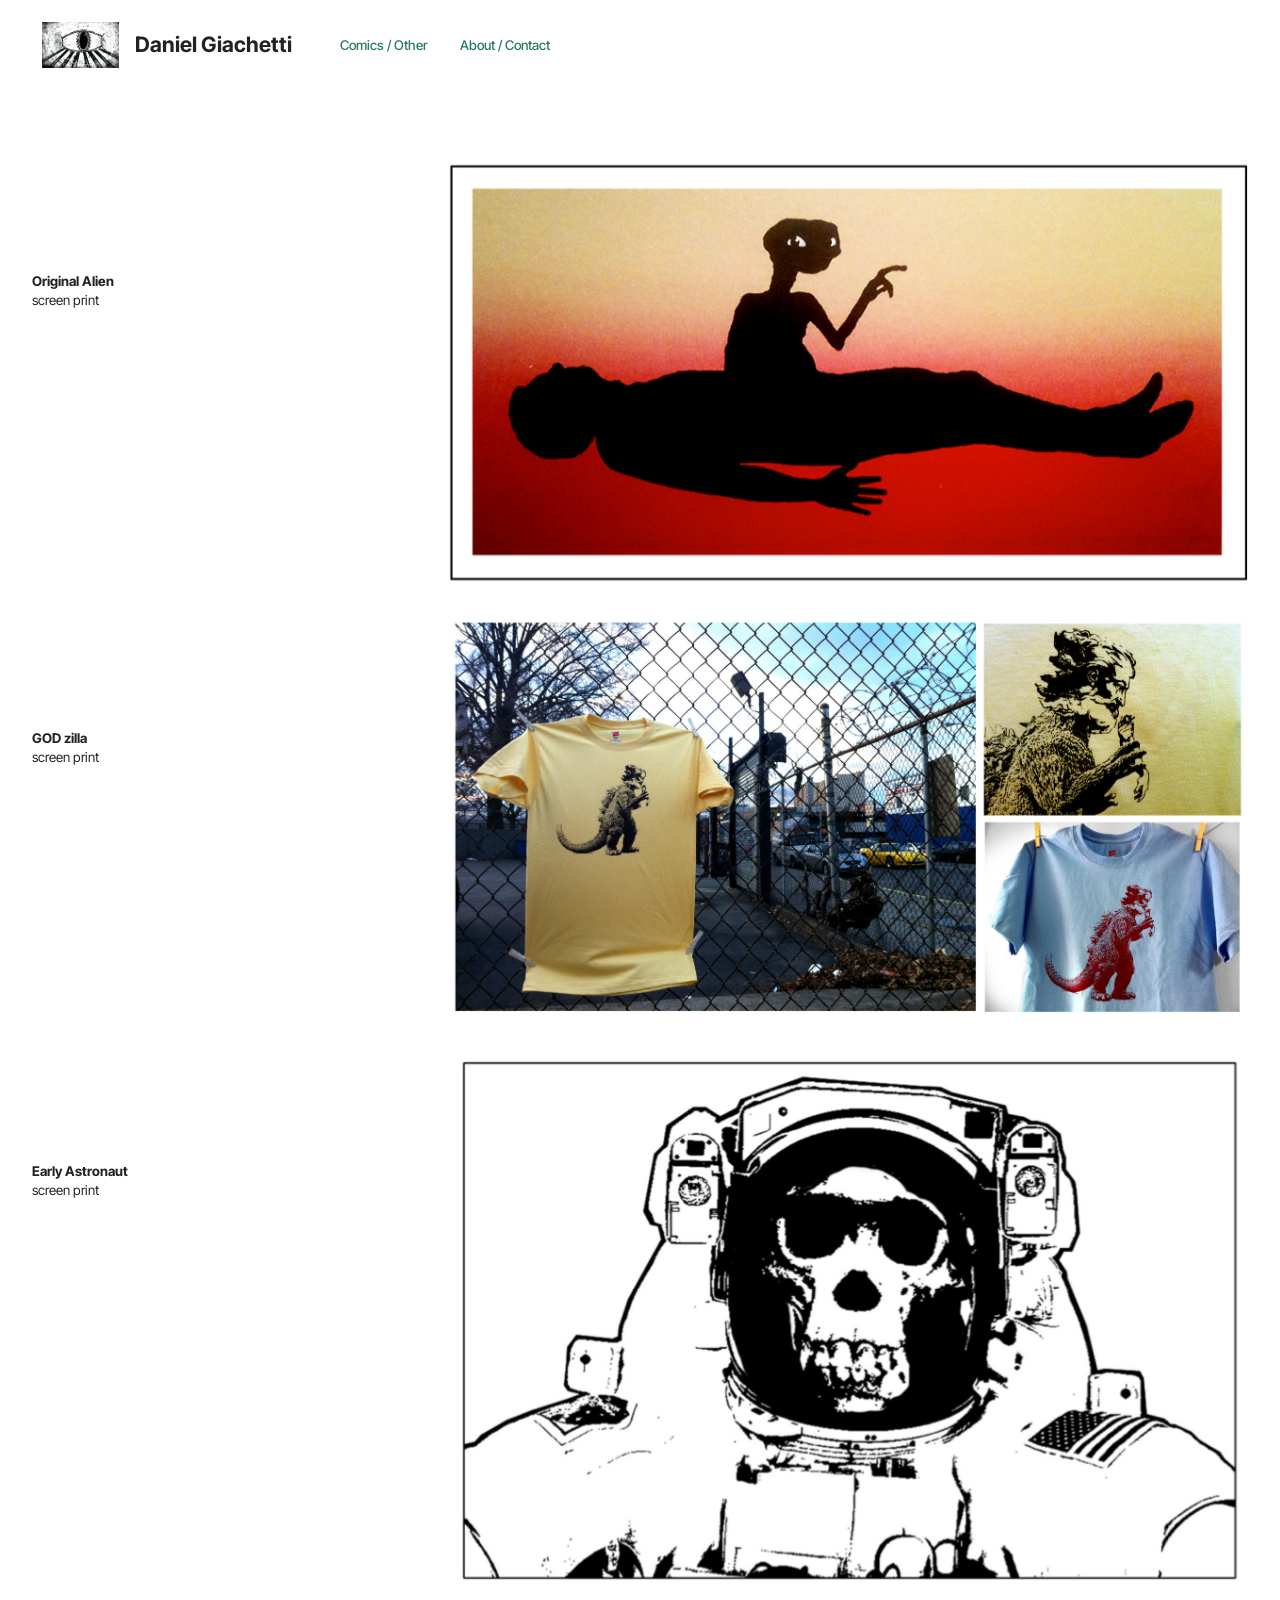
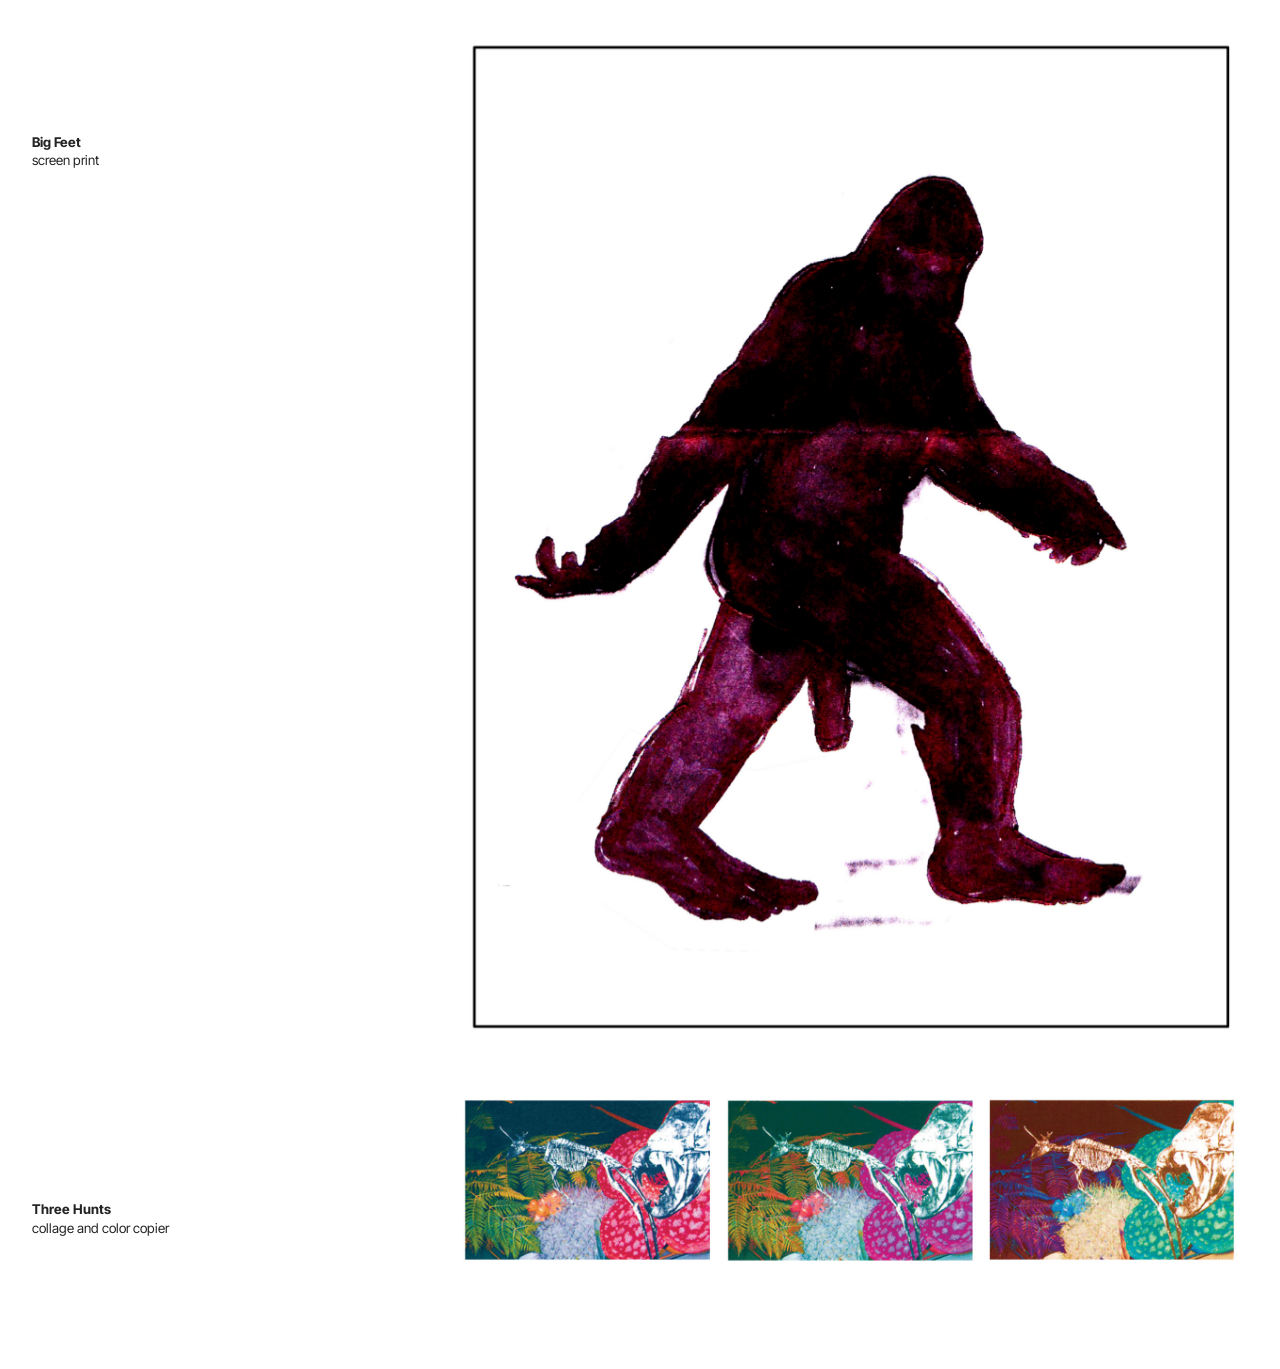
<file: page5.html>
<!DOCTYPE html>
<html  >
<head>
  <!-- Site made with Mobirise Website Builder v6.0.6, https://mobirise.com -->
  <meta charset="UTF-8">
  <meta http-equiv="X-UA-Compatible" content="IE=edge">
  <meta name="generator" content="Mobirise v6.0.6, mobirise.com">
  <meta name="viewport" content="width=device-width, initial-scale=1, minimum-scale=1">
  <link rel="shortcut icon" href="assets/images/eye20icon-92x55.jpg" type="image/x-icon">
  <meta name="description" content="Prints">
  
  
  <title>Screen Prints / Prints</title>
  <link rel="stylesheet" href="assets/web/assets/mobirise-icons2/mobirise2.css">
  <link rel="stylesheet" href="assets/bootstrap/css/bootstrap.min.css">
  <link rel="stylesheet" href="assets/bootstrap/css/bootstrap-grid.min.css">
  <link rel="stylesheet" href="assets/bootstrap/css/bootstrap-reboot.min.css">
  <link rel="stylesheet" href="assets/animatecss/animate.css">
  <link rel="stylesheet" href="assets/dropdown/css/style.css">
  <link rel="stylesheet" href="assets/theme/css/style.css">
  <link rel="preload" href="https://fonts.googleapis.com/css?family=Inter+Tight:100,200,300,400,500,600,700,800,900,100i,200i,300i,400i,500i,600i,700i,800i,900i&display=swap" as="style" onload="this.onload=null;this.rel='stylesheet'">
  <noscript><link rel="stylesheet" href="https://fonts.googleapis.com/css?family=Inter+Tight:100,200,300,400,500,600,700,800,900,100i,200i,300i,400i,500i,600i,700i,800i,900i&display=swap"></noscript>
  <link rel="preload" as="style" href="assets/mobirise/css/mbr-additional.css?v=M3RfEl"><link rel="stylesheet" href="assets/mobirise/css/mbr-additional.css?v=M3RfEl" type="text/css">

  
  
  
</head>
<body>
  
  <section data-bs-version="5.1" class="menu menu6 cid-vaYt65wo3h" once="menu" id="menu06-6c">
	

	<nav class="navbar navbar-dropdown opacityScroll navbar-fixed-top navbar-expand-lg">
		<div class="container">
			<div class="navbar-brand">
				<span class="navbar-logo">
					<a href="https://danielgiachetti.com">
						<img src="assets/images/eye20icon-92x55.jpg" alt="" style="height: 2.9rem;">
					</a>
				</span>
				<span class="navbar-caption-wrap"><a class="navbar-caption text-black text-primary display-4" href="https://danielgiachetti.com">Daniel Giachetti</a></span>
			</div>
			<button class="navbar-toggler" type="button" data-toggle="collapse" data-bs-toggle="collapse" data-target="#navbarSupportedContent" data-bs-target="#navbarSupportedContent" aria-controls="navbarNavAltMarkup" aria-expanded="false" aria-label="Toggle navigation">
				<div class="hamburger">
					<span></span>
					<span></span>
					<span></span>
					<span></span>
				</div>
			</button>
			<div class="collapse navbar-collapse opacityScroll" id="navbarSupportedContent">
				<ul class="navbar-nav nav-dropdown nav-right" data-app-modern-menu="true"><li class="nav-item"><a class="nav-link link text-primary display-7" href="index.html">Comics / Other</a></li><li class="nav-item"><a class="nav-link link text-primary display-7" href="page11.html">About / Contact&nbsp;</a></li></ul>
				
				
			</div>
		</div>
	</nav>
</section>

<section data-bs-version="5.1" class="image05 cid-vaYt65R3DW" id="image05-6d">    
    
    
    
    <div class="container">
        <div class="row ">
            <div class="col-12 col-lg-8">
                <div class="image-wrapper mb-4">
                    <img class="w-100" src="assets/images/original20alien-1696x900.jpg" alt="Mobirise Website Builder">
                </div>
                
            </div>
            <div class="col-12 col-lg">
                <p class="mbr-side-description mbr-fonts-style mb-0 align-center display-7"><strong><br></strong><br><br><br><br><br><strong>Original Alien<br></strong>screen print<br><br><br><br></p>
            </div>
        </div>
    </div>
</section>

<section data-bs-version="5.1" class="image05 cid-vaYvJ2MXpf" id="image05-6h">    
    
    
    
    <div class="container">
        <div class="row ">
            <div class="col-12 col-lg-8">
                <div class="image-wrapper mb-4">
                    <img class="w-100" src="assets/images/gzillatshirtmood-1696x851.jpg" alt="Mobirise Website Builder">
                </div>
                
            </div>
            <div class="col-12 col-lg">
                <p class="mbr-side-description mbr-fonts-style mb-0 align-center display-7"><strong><br></strong><br><br><br><br><br><strong>GOD zilla<br></strong>screen print<br><br><br><br></p>
            </div>
        </div>
    </div>
</section>

<section data-bs-version="5.1" class="image05 cid-vaYtyEiAke" id="image05-6e">    
    
    
    
    <div class="container">
        <div class="row ">
            <div class="col-12 col-lg-8">
                <div class="image-wrapper mb-4">
                    <img class="w-100" src="assets/images/early20astronaut-1696x1141.jpg" alt="Mobirise Website Builder">
                </div>
                
            </div>
            <div class="col-12 col-lg">
                <p class="mbr-side-description mbr-fonts-style mb-0 align-center display-7"><strong><br></strong><br><br><br><br><br><strong>Early Astronaut</strong><strong><br></strong>screen print<br><br><br><br></p>
            </div>
        </div>
    </div>
</section>

<section data-bs-version="5.1" class="image05 cid-vaYuFh6vfA" id="image05-6f">    
    
    
    
    <div class="container">
        <div class="row ">
            <div class="col-12 col-lg-8">
                <div class="image-wrapper mb-4">
                    <img class="w-100" src="assets/images/bigfeet-1696x2195.jpg" alt="Mobirise Website Builder">
                </div>
                
            </div>
            <div class="col-12 col-lg">
                <p class="mbr-side-description mbr-fonts-style mb-0 align-center display-7"><strong><br></strong><br><br><br><br><br><strong>Big Feet<br></strong>screen print<br><br><br><br></p>
            </div>
        </div>
    </div>
</section>

<section data-bs-version="5.1" class="image05 cid-vaYv5dXG5t" id="image05-6g">    
    
    
    
    <div class="container">
        <div class="row ">
            <div class="col-12 col-lg-8">
                <div class="image-wrapper mb-4">
                    <img class="w-100" src="assets/images/three20hunts-1696x394.jpg" alt="Mobirise Website Builder">
                </div>
                
            </div>
            <div class="col-12 col-lg">
                <p class="mbr-side-description mbr-fonts-style mb-0 align-center display-7"><strong><br></strong><br><br><br><br><br><strong>Three Hunts<br></strong>collage and color copier<br><br><br><br></p>
            </div>
        </div>
    </div>
</section><section class="display-7" style="padding: 0;align-items: center;justify-content: center;flex-wrap: wrap;    align-content: center;display: flex;position: relative;height: 4rem;"><a href="https://mobiri.se/4095210" style="flex: 1 1;height: 4rem;position: absolute;width: 100%;z-index: 1;"><img alt="" style="height: 4rem;" src="[data-uri]"></a><p style="margin: 0;text-align: center;" class="display-7">&#8204;</p><a style="z-index:1" href="https://mobirise.com/drag-drop-website-builder.html">Drag & Drop Website Builder</a></section><script src="assets/bootstrap/js/bootstrap.bundle.min.js"></script>  <script src="assets/smoothscroll/smooth-scroll.js"></script>  <script src="assets/ytplayer/index.js"></script>  <script src="assets/dropdown/js/navbar-dropdown.js"></script>  <script src="assets/theme/js/script.js"></script>  
  
  
  <input name="animation" type="hidden">
  </body>
</html>
</file>
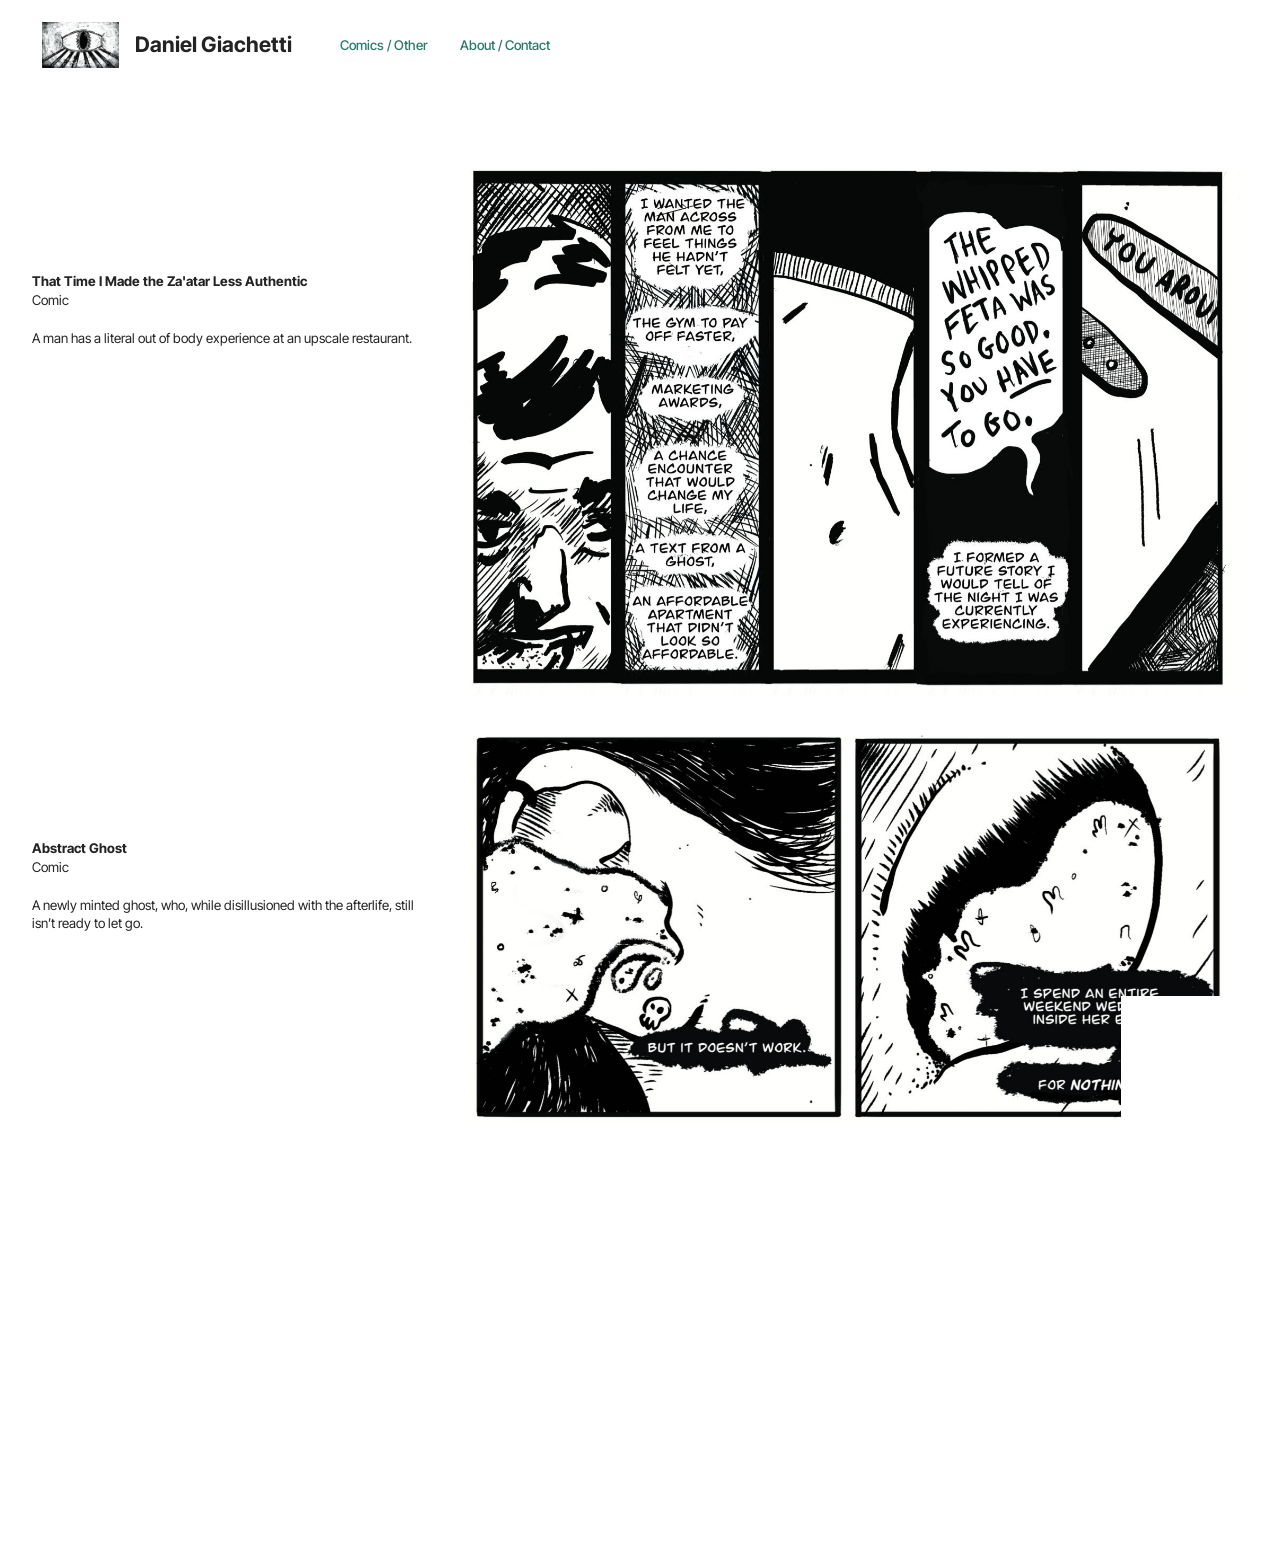
<file: page6.html>
<!DOCTYPE html>
<html  >
<head>
  <!-- Site made with Mobirise Website Builder v6.0.6, https://mobirise.com -->
  <meta charset="UTF-8">
  <meta http-equiv="X-UA-Compatible" content="IE=edge">
  <meta name="generator" content="Mobirise v6.0.6, mobirise.com">
  <meta name="viewport" content="width=device-width, initial-scale=1, minimum-scale=1">
  <link rel="shortcut icon" href="assets/images/eye20icon-92x55.jpg" type="image/x-icon">
  <meta name="description" content="Comics in Progress">
  
  
  <title>In Progress</title>
  <link rel="stylesheet" href="assets/web/assets/mobirise-icons2/mobirise2.css">
  <link rel="stylesheet" href="assets/bootstrap/css/bootstrap.min.css">
  <link rel="stylesheet" href="assets/bootstrap/css/bootstrap-grid.min.css">
  <link rel="stylesheet" href="assets/bootstrap/css/bootstrap-reboot.min.css">
  <link rel="stylesheet" href="assets/animatecss/animate.css">
  <link rel="stylesheet" href="assets/dropdown/css/style.css">
  <link rel="stylesheet" href="assets/theme/css/style.css">
  <link rel="preload" href="https://fonts.googleapis.com/css?family=Inter+Tight:100,200,300,400,500,600,700,800,900,100i,200i,300i,400i,500i,600i,700i,800i,900i&display=swap" as="style" onload="this.onload=null;this.rel='stylesheet'">
  <noscript><link rel="stylesheet" href="https://fonts.googleapis.com/css?family=Inter+Tight:100,200,300,400,500,600,700,800,900,100i,200i,300i,400i,500i,600i,700i,800i,900i&display=swap"></noscript>
  <link rel="preload" as="style" href="assets/mobirise/css/mbr-additional.css?v=t5Lx9q"><link rel="stylesheet" href="assets/mobirise/css/mbr-additional.css?v=t5Lx9q" type="text/css">

  
  
  
</head>
<body>
  
  <section data-bs-version="5.1" class="menu menu6 cid-vaYFC6Jfor" once="menu" id="menu06-6i">
	

	<nav class="navbar navbar-dropdown opacityScroll navbar-fixed-top navbar-expand-lg">
		<div class="container">
			<div class="navbar-brand">
				<span class="navbar-logo">
					<a href="https://danielgiachetti.com">
						<img src="assets/images/eye20icon-92x55.jpg" alt="" style="height: 2.9rem;">
					</a>
				</span>
				<span class="navbar-caption-wrap"><a class="navbar-caption text-black text-primary display-4" href="https://danielgiachetti.com">Daniel Giachetti</a></span>
			</div>
			<button class="navbar-toggler" type="button" data-toggle="collapse" data-bs-toggle="collapse" data-target="#navbarSupportedContent" data-bs-target="#navbarSupportedContent" aria-controls="navbarNavAltMarkup" aria-expanded="false" aria-label="Toggle navigation">
				<div class="hamburger">
					<span></span>
					<span></span>
					<span></span>
					<span></span>
				</div>
			</button>
			<div class="collapse navbar-collapse opacityScroll" id="navbarSupportedContent">
				<ul class="navbar-nav nav-dropdown nav-right" data-app-modern-menu="true"><li class="nav-item"><a class="nav-link link text-primary display-7" href="index.html">Comics / Other</a></li><li class="nav-item"><a class="nav-link link text-primary display-7" href="page11.html">About / Contact&nbsp;</a></li></ul>
				
				
			</div>
		</div>
	</nav>
</section>

<section data-bs-version="5.1" class="image05 cid-vaYFC7xbvv" id="image05-6j">    
    
    
    
    <div class="container">
        <div class="row ">
            <div class="col-12 col-lg-8">
                <div class="image-wrapper mb-4">
                    <img class="w-100" src="assets/images/in20progress-za-atar-1509x1009.jpg" alt="Mobirise Website Builder">
                </div>
                
            </div>
            <div class="col-12 col-lg">
                <p class="mbr-side-description mbr-fonts-style mb-0 align-center display-7"><strong><br></strong><br><br><br><br><br><strong>That Time I Made the Za'atar Less Authentic<br></strong>Comic<br><br>A man has a literal out of body experience at an upscale restaurant.<br><br></p>
            </div>
        </div>
    </div>
</section>

<section data-bs-version="5.1" class="image05 cid-vaYG1o7wlI" id="image05-6k">    
    
    
    
    <div class="container">
        <div class="row ">
            <div class="col-12 col-lg-8">
                <div class="image-wrapper mb-4">
                    <img class="w-100" src="assets/images/in20progress-abstract20ghost-1509x763.jpg" alt="Mobirise Website Builder">
                </div>
                
            </div>
            <div class="col-12 col-lg">
                <p class="mbr-side-description mbr-fonts-style mb-0 align-center display-7"><strong><br></strong><br><br><br><br><br><strong>Abstract Ghost<br></strong>Comic<br><br>A newly minted ghost, who, while disillusioned with the afterlife, still isn’t ready to let go.<br><br></p>
            </div>
        </div>
    </div>
</section>

<section data-bs-version="5.1" class="image05 cid-vaYGbxkhY1" id="image05-6l">    
    
    
    
    <div class="container">
        <div class="row ">
            <div class="col-12 col-lg-8">
                <div class="image-wrapper mb-4">
                    <img class="w-100" src="assets/images/in20progress-oogler-1509x551.jpg" alt="Mobirise Website Builder">
                </div>
                
            </div>
            <div class="col-12 col-lg">
                <p class="mbr-side-description mbr-fonts-style mb-0 align-center display-7"><strong><br></strong><br><br><br><br><br><strong>The Ogler<br></strong>Comic<br><br>A creature likes to ogle at beach goers.&nbsp;<br><br><br></p>
            </div>
        </div>
    </div>
</section><section class="display-7" style="padding: 0;align-items: center;justify-content: center;flex-wrap: wrap;    align-content: center;display: flex;position: relative;height: 4rem;"><a href="https://mobiri.se/4095210" style="flex: 1 1;height: 4rem;position: absolute;width: 100%;z-index: 1;"><img alt="" style="height: 4rem;" src="[data-uri]"></a><p style="margin: 0;text-align: center;" class="display-7">&#8204;</p><a style="z-index:1" href="https://mobirise.com/builder/ai-website-builder.html">Free AI Website Builder</a></section><script src="assets/bootstrap/js/bootstrap.bundle.min.js"></script>  <script src="assets/smoothscroll/smooth-scroll.js"></script>  <script src="assets/ytplayer/index.js"></script>  <script src="assets/dropdown/js/navbar-dropdown.js"></script>  <script src="assets/theme/js/script.js"></script>  
  
  
  <input name="animation" type="hidden">
  </body>
</html>
</file>
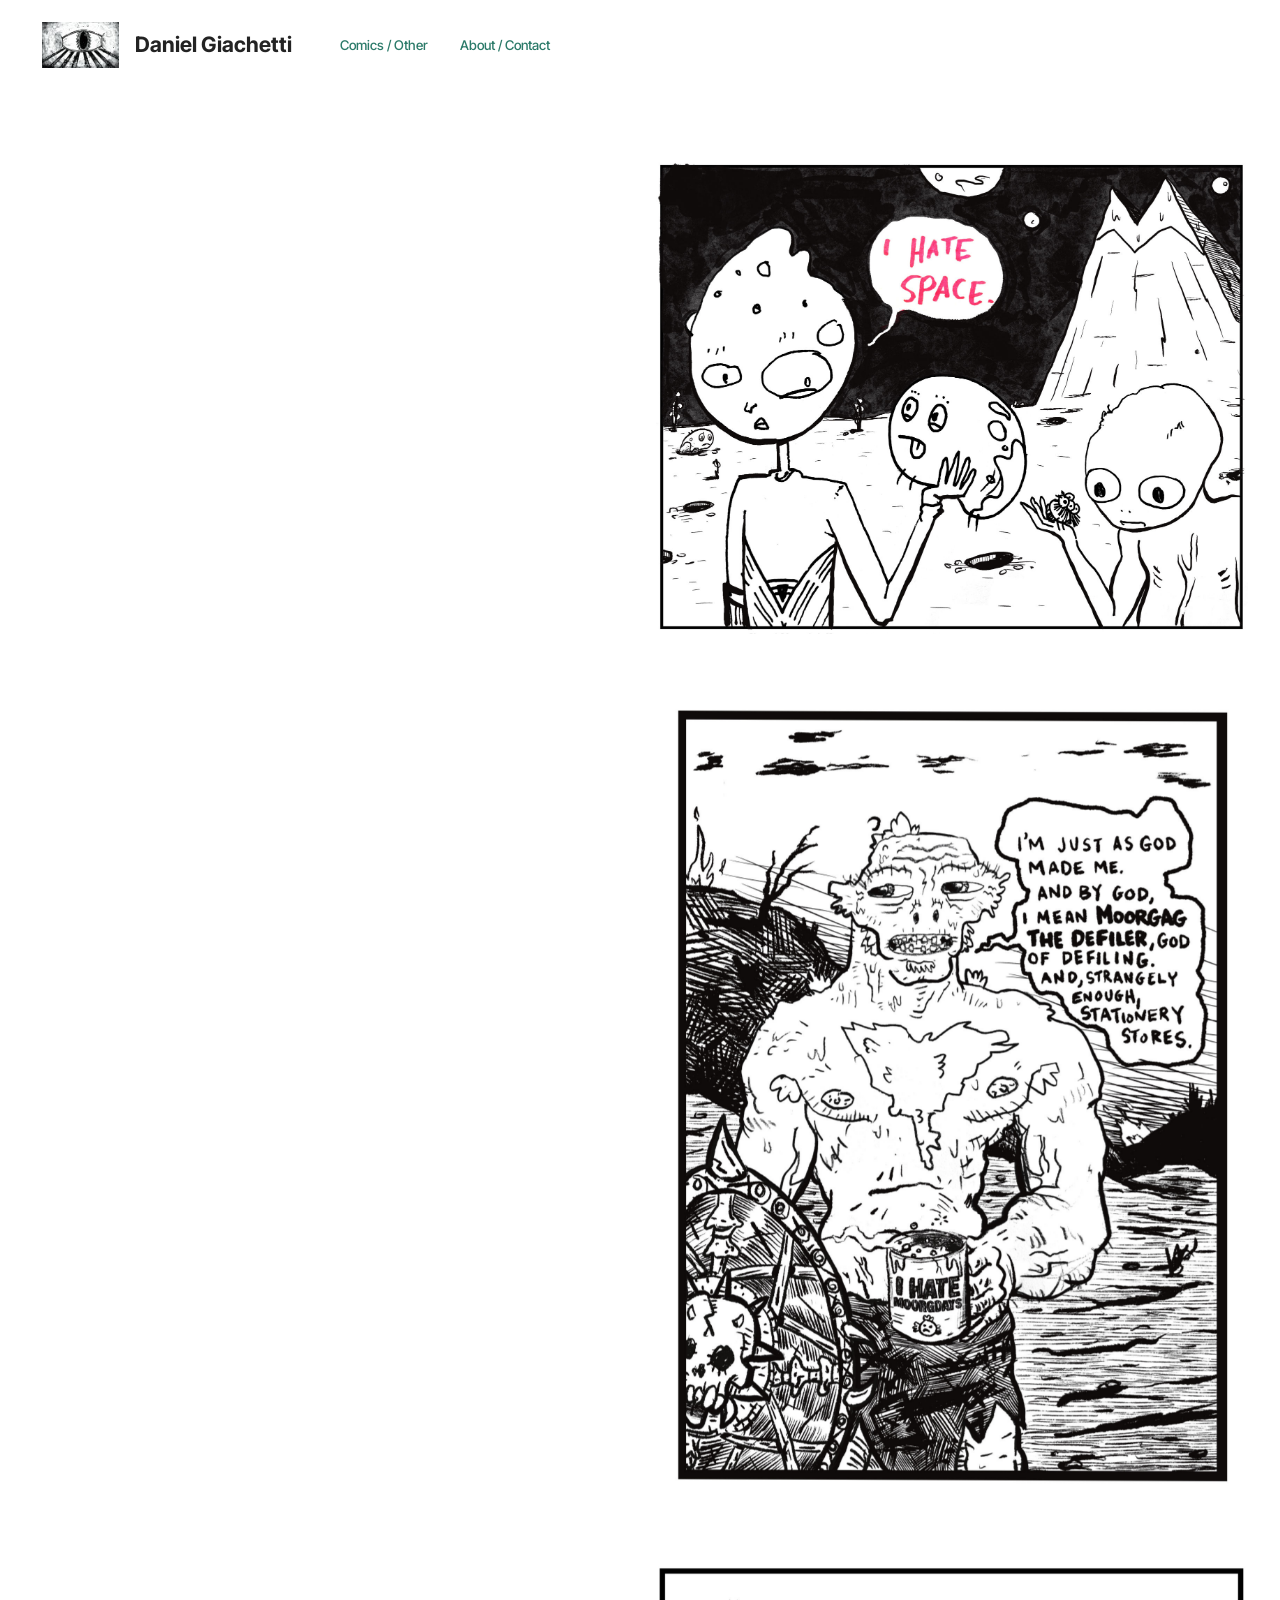
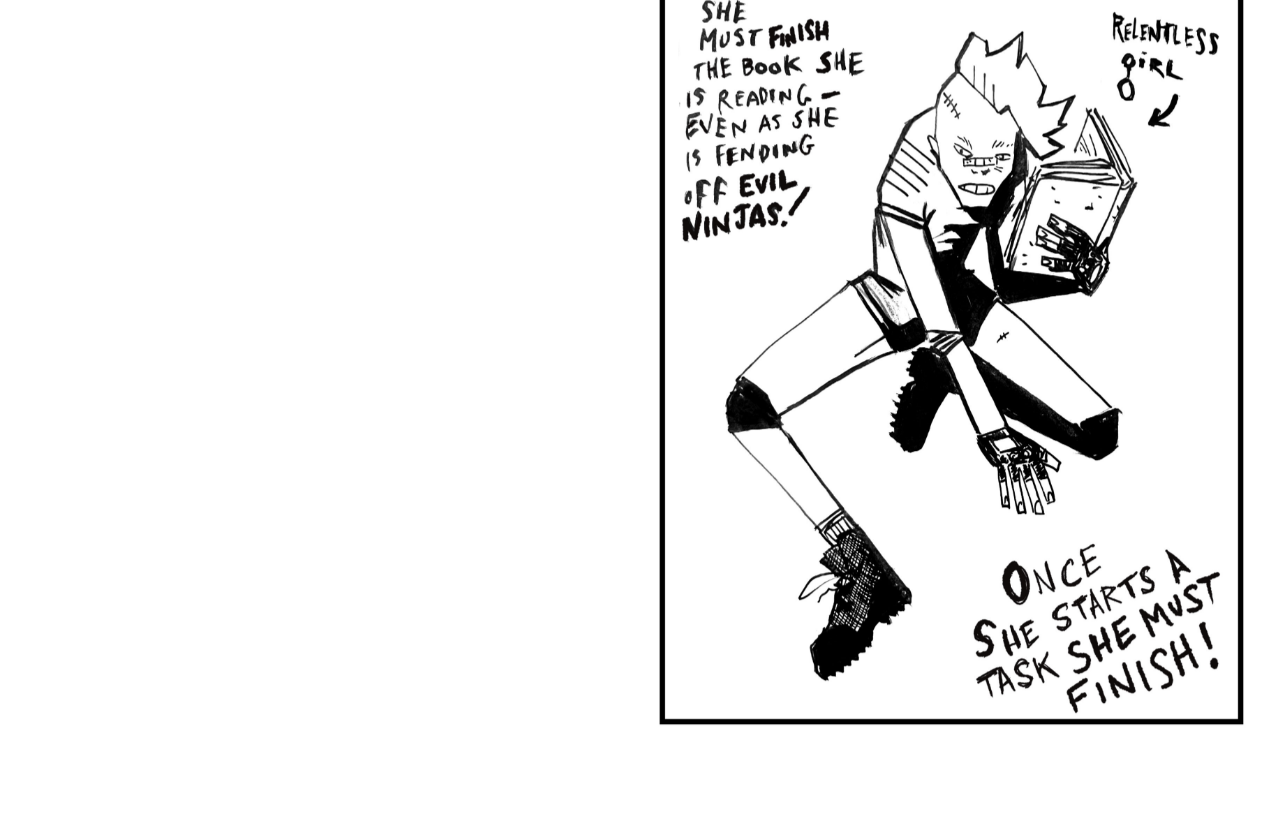
<file: page9.html>
<!DOCTYPE html>
<html  >
<head>
  <!-- Site made with Mobirise Website Builder v6.0.6, https://mobirise.com -->
  <meta charset="UTF-8">
  <meta http-equiv="X-UA-Compatible" content="IE=edge">
  <meta name="generator" content="Mobirise v6.0.6, mobirise.com">
  <meta name="viewport" content="width=device-width, initial-scale=1, minimum-scale=1">
  <link rel="shortcut icon" href="assets/images/eye20icon-92x55.jpg" type="image/x-icon">
  <meta name="description" content="Characters and Single Frames">
  
  
  <title>Characters and Single Frames</title>
  <link rel="stylesheet" href="assets/web/assets/mobirise-icons2/mobirise2.css">
  <link rel="stylesheet" href="assets/bootstrap/css/bootstrap.min.css">
  <link rel="stylesheet" href="assets/bootstrap/css/bootstrap-grid.min.css">
  <link rel="stylesheet" href="assets/bootstrap/css/bootstrap-reboot.min.css">
  <link rel="stylesheet" href="assets/animatecss/animate.css">
  <link rel="stylesheet" href="assets/dropdown/css/style.css">
  <link rel="stylesheet" href="assets/theme/css/style.css">
  <link rel="preload" href="https://fonts.googleapis.com/css?family=Inter+Tight:100,200,300,400,500,600,700,800,900,100i,200i,300i,400i,500i,600i,700i,800i,900i&display=swap" as="style" onload="this.onload=null;this.rel='stylesheet'">
  <noscript><link rel="stylesheet" href="https://fonts.googleapis.com/css?family=Inter+Tight:100,200,300,400,500,600,700,800,900,100i,200i,300i,400i,500i,600i,700i,800i,900i&display=swap"></noscript>
  <link rel="preload" as="style" href="assets/mobirise/css/mbr-additional.css?v=sainfz"><link rel="stylesheet" href="assets/mobirise/css/mbr-additional.css?v=sainfz" type="text/css">

  
  
  
</head>
<body>
  
  <section data-bs-version="5.1" class="menu menu6 cid-vbdrVS0b9E" once="menu" id="menu06-6r">
	

	<nav class="navbar navbar-dropdown opacityScroll navbar-fixed-top navbar-expand-lg">
		<div class="container">
			<div class="navbar-brand">
				<span class="navbar-logo">
					<a href="https://danielgiachetti.com">
						<img src="assets/images/eye20icon-92x55.jpg" alt="" style="height: 2.9rem;">
					</a>
				</span>
				<span class="navbar-caption-wrap"><a class="navbar-caption text-black text-primary display-4" href="https://danielgiachetti.com">Daniel Giachetti</a></span>
			</div>
			<button class="navbar-toggler" type="button" data-toggle="collapse" data-bs-toggle="collapse" data-target="#navbarSupportedContent" data-bs-target="#navbarSupportedContent" aria-controls="navbarNavAltMarkup" aria-expanded="false" aria-label="Toggle navigation">
				<div class="hamburger">
					<span></span>
					<span></span>
					<span></span>
					<span></span>
				</div>
			</button>
			<div class="collapse navbar-collapse opacityScroll" id="navbarSupportedContent">
				<ul class="navbar-nav nav-dropdown nav-right" data-app-modern-menu="true"><li class="nav-item"><a class="nav-link link text-primary display-7" href="index.html">Comics / Other</a></li><li class="nav-item"><a class="nav-link link text-primary display-7" href="page11.html">About / Contact&nbsp;</a></li></ul>
				
				
			</div>
		</div>
	</nav>
</section>

<section data-bs-version="5.1" class="image05 cid-vbdrVSp3wT" id="image05-6s">    
    
    
    
    <div class="container">
        <div class="row ">
            <div class="col-12 col-lg-6">
                <div class="image-wrapper mb-4">
                    <img class="w-100" src="assets/images/i-hate-space-1696x1357.jpg" alt="Mobirise Website Builder">
                </div>
                
            </div>
            <div class="col-12 col-lg">
                <p class="mbr-side-description mbr-fonts-style mb-0 align-center display-7"><strong><br></strong><br><br><br><br><br><br><br><br></p>
            </div>
        </div>
    </div>
</section>

<section data-bs-version="5.1" class="image05 cid-vbdslLika4" id="image05-6t">    
    
    
    
    <div class="container">
        <div class="row ">
            <div class="col-12 col-lg-6">
                <div class="image-wrapper mb-4">
                    <img class="w-100" src="assets/images/moorgag-the-defiler-1696x2390.jpg" alt="Mobirise Website Builder">
                </div>
                
            </div>
            <div class="col-12 col-lg">
                <p class="mbr-side-description mbr-fonts-style mb-0 align-center display-7"><strong><br></strong><br><br><br><br><br><br><br><br></p>
            </div>
        </div>
    </div>
</section>

<section data-bs-version="5.1" class="image05 cid-vbdsq21Bhq" id="image05-6u">    
    
    
    
    <div class="container">
        <div class="row ">
            <div class="col-12 col-lg-6">
                <div class="image-wrapper mb-4">
                    <img class="w-100" src="assets/images/relentless-girl-1696x2191.jpg" alt="Mobirise Website Builder">
                </div>
                
            </div>
            <div class="col-12 col-lg">
                <p class="mbr-side-description mbr-fonts-style mb-0 align-center display-7"><strong><br></strong><br><br><br><br><br><br><br><br></p>
            </div>
        </div>
    </div>
</section><section class="display-7" style="padding: 0;align-items: center;justify-content: center;flex-wrap: wrap;    align-content: center;display: flex;position: relative;height: 4rem;"><a href="https://mobiri.se/4095210" style="flex: 1 1;height: 4rem;position: absolute;width: 100%;z-index: 1;"><img alt="" style="height: 4rem;" src="[data-uri]"></a><p style="margin: 0;text-align: center;" class="display-7">&#8204;</p><a style="z-index:1" href="https://mobirise.com/builder/ai-website-builder.html">Free AI Website Builder</a></section><script src="assets/bootstrap/js/bootstrap.bundle.min.js"></script>  <script src="assets/smoothscroll/smooth-scroll.js"></script>  <script src="assets/ytplayer/index.js"></script>  <script src="assets/dropdown/js/navbar-dropdown.js"></script>  <script src="assets/theme/js/script.js"></script>  
  
  
  <input name="animation" type="hidden">
  </body>
</html>
</file>
<file: assets/web/assets/mobirise-icons2/mobirise2.css>
@font-face {
  font-family: 'Moririse2';
  font-display: swap;
  src:  url('mobirise2.eot?f2bix4');
  src:  url('mobirise2.eot?f2bix4#iefix') format('embedded-opentype'),
    url('mobirise2.ttf?f2bix4') format('truetype'),
    url('mobirise2.woff?f2bix4') format('woff'),
    url('mobirise2.svg?f2bix4#mobirise2') format('svg');
  font-weight: normal;
  font-style: normal;
}

[class^="mobi-"], [class*=" mobi-"] {
  /* use !important to prevent issues with browser extensions that change fonts */
  font-family: 'Moririse2' !important;
  speak: none;
  font-style: normal;
  font-weight: normal;
  font-variant: normal;
  text-transform: none;
  line-height: 1;

  /* Better Font Rendering =========== */
  -webkit-font-smoothing: antialiased;
  -moz-osx-font-smoothing: grayscale;
}

.mobi-mbri-add-submenu:before {
  content: "\e900";
}
.mobi-mbri-alert:before {
  content: "\e901";
}
.mobi-mbri-align-center:before {
  content: "\e902";
}
.mobi-mbri-align-justify:before {
  content: "\e903";
}
.mobi-mbri-align-left:before {
  content: "\e904";
}
.mobi-mbri-align-right:before {
  content: "\e905";
}
.mobi-mbri-android:before {
  content: "\e906";
}
.mobi-mbri-apple:before {
  content: "\e907";
}
.mobi-mbri-arrow-down:before {
  content: "\e908";
}
.mobi-mbri-arrow-next:before {
  content: "\e909";
}
.mobi-mbri-arrow-prev:before {
  content: "\e90a";
}
.mobi-mbri-arrow-up:before {
  content: "\e90b";
}
.mobi-mbri-bold:before {
  content: "\e90c";
}
.mobi-mbri-bookmark:before {
  content: "\e90d";
}
.mobi-mbri-bootstrap:before {
  content: "\e90e";
}
.mobi-mbri-briefcase:before {
  content: "\e90f";
}
.mobi-mbri-browse:before {
  content: "\e910";
}
.mobi-mbri-bulleted-list:before {
  content: "\e911";
}
.mobi-mbri-calendar:before {
  content: "\e912";
}
.mobi-mbri-camera:before {
  content: "\e913";
}
.mobi-mbri-cart-add:before {
  content: "\e914";
}
.mobi-mbri-cart-full:before {
  content: "\e915";
}
.mobi-mbri-cash:before {
  content: "\e916";
}
.mobi-mbri-change-style:before {
  content: "\e917";
}
.mobi-mbri-chat:before {
  content: "\e918";
}
.mobi-mbri-clock:before {
  content: "\e919";
}
.mobi-mbri-close:before {
  content: "\e91a";
}
.mobi-mbri-cloud:before {
  content: "\e91b";
}
.mobi-mbri-code:before {
  content: "\e91c";
}
.mobi-mbri-contact-form:before {
  content: "\e91d";
}
.mobi-mbri-credit-card:before {
  content: "\e91e";
}
.mobi-mbri-cursor-click:before {
  content: "\e91f";
}
.mobi-mbri-cust-feedback:before {
  content: "\e920";
}
.mobi-mbri-database:before {
  content: "\e921";
}
.mobi-mbri-delivery:before {
  content: "\e922";
}
.mobi-mbri-desktop:before {
  content: "\e923";
}
.mobi-mbri-devices:before {
  content: "\e924";
}
.mobi-mbri-down:before {
  content: "\e925";
}
.mobi-mbri-download-2:before {
  content: "\e926";
}
.mobi-mbri-download:before {
  content: "\e927";
}
.mobi-mbri-drag-n-drop-2:before {
  content: "\e928";
}
.mobi-mbri-drag-n-drop:before {
  content: "\e929";
}
.mobi-mbri-edit-2:before {
  content: "\e92a";
}
.mobi-mbri-edit:before {
  content: "\e92b";
}
.mobi-mbri-error:before {
  content: "\e92c";
}
.mobi-mbri-extension:before {
  content: "\e92d";
}
.mobi-mbri-features:before {
  content: "\e92e";
}
.mobi-mbri-file:before {
  content: "\e92f";
}
.mobi-mbri-flag:before {
  content: "\e930";
}
.mobi-mbri-folder:before {
  content: "\e931";
}
.mobi-mbri-gift:before {
  content: "\e932";
}
.mobi-mbri-github:before {
  content: "\e933";
}
.mobi-mbri-globe-2:before {
  content: "\e934";
}
.mobi-mbri-globe:before {
  content: "\e935";
}
.mobi-mbri-growing-chart:before {
  content: "\e936";
}
.mobi-mbri-hearth:before {
  content: "\e937";
}
.mobi-mbri-help:before {
  content: "\e938";
}
.mobi-mbri-home:before {
  content: "\e939";
}
.mobi-mbri-hot-cup:before {
  content: "\e93a";
}
.mobi-mbri-idea:before {
  content: "\e93b";
}
.mobi-mbri-image-gallery:before {
  content: "\e93c";
}
.mobi-mbri-image-slider:before {
  content: "\e93d";
}
.mobi-mbri-info:before {
  content: "\e93e";
}
.mobi-mbri-italic:before {
  content: "\e93f";
}
.mobi-mbri-key:before {
  content: "\e940";
}
.mobi-mbri-laptop:before {
  content: "\e941";
}
.mobi-mbri-layers:before {
  content: "\e942";
}
.mobi-mbri-left-right:before {
  content: "\e943";
}
.mobi-mbri-left:before {
  content: "\e944";
}
.mobi-mbri-letter:before {
  content: "\e945";
}
.mobi-mbri-like:before {
  content: "\e946";
}
.mobi-mbri-link:before {
  content: "\e947";
}
.mobi-mbri-lock:before {
  content: "\e948";
}
.mobi-mbri-login:before {
  content: "\e949";
}
.mobi-mbri-logout:before {
  content: "\e94a";
}
.mobi-mbri-magic-stick:before {
  content: "\e94b";
}
.mobi-mbri-map-pin:before {
  content: "\e94c";
}
.mobi-mbri-menu:before {
  content: "\e94d";
}
.mobi-mbri-mobile-2:before {
  content: "\e94e";
}
.mobi-mbri-mobile-horizontal:before {
  content: "\e94f";
}
.mobi-mbri-mobile:before {
  content: "\e950";
}
.mobi-mbri-mobirise:before {
  content: "\e951";
}
.mobi-mbri-more-horizontal:before {
  content: "\e952";
}
.mobi-mbri-more-vertical:before {
  content: "\e953";
}
.mobi-mbri-music:before {
  content: "\e954";
}
.mobi-mbri-new-file:before {
  content: "\e955";
}
.mobi-mbri-numbered-list:before {
  content: "\e956";
}
.mobi-mbri-opened-folder:before {
  content: "\e957";
}
.mobi-mbri-pages:before {
  content: "\e958";
}
.mobi-mbri-paper-plane:before {
  content: "\e959";
}
.mobi-mbri-paperclip:before {
  content: "\e95a";
}
.mobi-mbri-phone:before {
  content: "\e95b";
}
.mobi-mbri-photo:before {
  content: "\e95c";
}
.mobi-mbri-photos:before {
  content: "\e95d";
}
.mobi-mbri-pin:before {
  content: "\e95e";
}
.mobi-mbri-play:before {
  content: "\e95f";
}
.mobi-mbri-plus:before {
  content: "\e960";
}
.mobi-mbri-preview:before {
  content: "\e961";
}
.mobi-mbri-print:before {
  content: "\e962";
}
.mobi-mbri-protect:before {
  content: "\e963";
}
.mobi-mbri-question:before {
  content: "\e964";
}
.mobi-mbri-quote-left:before {
  content: "\e965";
}
.mobi-mbri-quote-right:before {
  content: "\e966";
}
.mobi-mbri-redo:before {
  content: "\e967";
}
.mobi-mbri-refresh:before {
  content: "\e968";
}
.mobi-mbri-responsive-2:before {
  content: "\e969";
}
.mobi-mbri-responsive:before {
  content: "\e96a";
}
.mobi-mbri-right:before {
  content: "\e96b";
}
.mobi-mbri-rocket:before {
  content: "\e96c";
}
.mobi-mbri-sad-face:before {
  content: "\e96d";
}
.mobi-mbri-sale:before {
  content: "\e96e";
}
.mobi-mbri-save:before {
  content: "\e96f";
}
.mobi-mbri-search:before {
  content: "\e970";
}
.mobi-mbri-setting-2:before {
  content: "\e971";
}
.mobi-mbri-setting-3:before {
  content: "\e972";
}
.mobi-mbri-setting:before {
  content: "\e973";
}
.mobi-mbri-share:before {
  content: "\e974";
}
.mobi-mbri-shopping-bag:before {
  content: "\e975";
}
.mobi-mbri-shopping-basket:before {
  content: "\e976";
}
.mobi-mbri-shopping-cart:before {
  content: "\e977";
}
.mobi-mbri-sites:before {
  content: "\e978";
}
.mobi-mbri-smile-face:before {
  content: "\e979";
}
.mobi-mbri-speed:before {
  content: "\e97a";
}
.mobi-mbri-star:before {
  content: "\e97b";
}
.mobi-mbri-success:before {
  content: "\e97c";
}
.mobi-mbri-sun:before {
  content: "\e97d";
}
.mobi-mbri-sun2:before {
  content: "\e97e";
}
.mobi-mbri-tablet-vertical:before {
  content: "\e97f";
}
.mobi-mbri-tablet:before {
  content: "\e980";
}
.mobi-mbri-target:before {
  content: "\e981";
}
.mobi-mbri-timer:before {
  content: "\e982";
}
.mobi-mbri-to-ftp:before {
  content: "\e983";
}
.mobi-mbri-to-local-drive:before {
  content: "\e984";
}
.mobi-mbri-touch-swipe:before {
  content: "\e985";
}
.mobi-mbri-touch:before {
  content: "\e986";
}
.mobi-mbri-trash:before {
  content: "\e987";
}
.mobi-mbri-underline:before {
  content: "\e988";
}
.mobi-mbri-undo:before {
  content: "\e989";
}
.mobi-mbri-unlink:before {
  content: "\e98a";
}
.mobi-mbri-unlock:before {
  content: "\e98b";
}
.mobi-mbri-up-down:before {
  content: "\e98c";
}
.mobi-mbri-up:before {
  content: "\e98d";
}
.mobi-mbri-update:before {
  content: "\e98e";
}
.mobi-mbri-upload-2:before {
  content: "\e98f";
}
.mobi-mbri-upload:before {
  content: "\e990";
}
.mobi-mbri-user-2:before {
  content: "\e991";
}
.mobi-mbri-user:before {
  content: "\e992";
}
.mobi-mbri-users:before {
  content: "\e993";
}
.mobi-mbri-video-play:before {
  content: "\e994";
}
.mobi-mbri-video:before {
  content: "\e995";
}
.mobi-mbri-watch:before {
  content: "\e996";
}
.mobi-mbri-website-theme-2:before {
  content: "\e997";
}
.mobi-mbri-website-theme:before {
  content: "\e998";
}
.mobi-mbri-wifi:before {
  content: "\e999";
}
.mobi-mbri-windows:before {
  content: "\e99a";
}
.mobi-mbri-zoom-in:before {
  content: "\e99b";
}
.mobi-mbri-zoom-out:before {
  content: "\e99c";
}
</file>
<file: assets/dropdown/css/style.css>
.navbar-dropdown {
  left: 0;
  padding: 0;
  position: absolute;
  right: 0;
  top: 0;
  transition: all 0.45s ease;
  z-index: 1030;
  background: #282828; }
  .navbar-dropdown .navbar-logo {
    margin-right: 0.8rem;
    transition: margin 0.3s ease-in-out;
    vertical-align: middle; }
    .navbar-dropdown .navbar-logo img {
      height: 3.125rem;
      transition: all 0.3s ease-in-out; }
    .navbar-dropdown .navbar-logo.mbr-iconfont {
      font-size: 3.125rem;
      line-height: 3.125rem; }
  .navbar-dropdown .navbar-caption {
    font-weight: 700;
    white-space: normal;
    vertical-align: -4px;
    line-height: 3.125rem !important; }
    .navbar-dropdown .navbar-caption, .navbar-dropdown .navbar-caption:hover {
      color: inherit;
      text-decoration: none; }
  .navbar-dropdown .mbr-iconfont + .navbar-caption {
    vertical-align: -1px; }
  .navbar-dropdown.navbar-fixed-top {
    position: fixed; }
  .navbar-dropdown .navbar-brand span {
    vertical-align: -4px; }
  .navbar-dropdown.bg-color.transparent {
    background: none; }
  .navbar-dropdown.navbar-short .navbar-brand {
    padding: 0.625rem 0; }
    .navbar-dropdown.navbar-short .navbar-brand span {
      vertical-align: -1px; }
  .navbar-dropdown.navbar-short .navbar-caption {
    line-height: 2.375rem !important;
    vertical-align: -2px; }
  .navbar-dropdown.navbar-short .navbar-logo {
    margin-right: 0.5rem; }
    .navbar-dropdown.navbar-short .navbar-logo img {
      height: 2.375rem; }
    .navbar-dropdown.navbar-short .navbar-logo.mbr-iconfont {
      font-size: 2.375rem;
      line-height: 2.375rem; }
  .navbar-dropdown.navbar-short .mbr-table-cell {
    height: 3.625rem; }
  .navbar-dropdown .navbar-close {
    left: 0.6875rem;
    position: fixed;
    top: 0.75rem;
    z-index: 1000; }
  .navbar-dropdown .hamburger-icon {
    content: "";
    display: inline-block;
    vertical-align: middle;
    width: 16px;
    -webkit-box-shadow: 0 -6px 0 1px #282828,0 0 0 1px #282828,0 6px 0 1px #282828;
    -moz-box-shadow: 0 -6px 0 1px #282828,0 0 0 1px #282828,0 6px 0 1px #282828;
    box-shadow: 0 -6px 0 1px #282828,0 0 0 1px #282828,0 6px 0 1px #282828; }

.dropdown-menu .dropdown-toggle[data-toggle="dropdown-submenu"]::after {
  border-bottom: 0.35em solid transparent;
  border-left: 0.35em solid;
  border-right: 0;
  border-top: 0.35em solid transparent;
  margin-left: 0.3rem; }

.dropdown-menu .dropdown-item:focus {
  outline: 0; }

.nav-dropdown {
  font-size: 0.75rem;
  font-weight: 500;
  height: auto !important; }
  .nav-dropdown .nav-btn {
    padding-left: 1rem; }
  .nav-dropdown .link {
    margin: .667em 1.667em;
    font-weight: 500;
    padding: 0;
    transition: color .2s ease-in-out; }
    .nav-dropdown .link.dropdown-toggle {
      margin-right: 2.583em; }
      .nav-dropdown .link.dropdown-toggle::after {
        margin-left: .25rem;
        border-top: 0.35em solid;
        border-right: 0.35em solid transparent;
        border-left: 0.35em solid transparent;
        border-bottom: 0; }
      .nav-dropdown .link.dropdown-toggle[aria-expanded="true"] {
        margin: 0;
        padding: 0.667em 3.263em  0.667em 1.667em; }
  .nav-dropdown .link::after,
  .nav-dropdown .dropdown-item::after {
    color: inherit; }
  .nav-dropdown .btn {
    font-size: 0.75rem;
    font-weight: 700;
    letter-spacing: 0;
    margin-bottom: 0;
    padding-left: 1.25rem;
    padding-right: 1.25rem; }
  .nav-dropdown .dropdown-menu {
    border-radius: 0;
    border: 0;
    left: 0;
    margin: 0;
    padding-bottom: 1.25rem;
    padding-top: 1.25rem;
    position: relative; }
  .nav-dropdown .dropdown-submenu {
    margin-left: 0.125rem;
    top: 0; }
  .nav-dropdown .dropdown-item {
    font-weight: 500;
    line-height: 2;
    padding: 0.3846em 4.615em 0.3846em 1.5385em;
    position: relative;
    transition: color .2s ease-in-out, background-color .2s ease-in-out; }
    .nav-dropdown .dropdown-item::after {
      margin-top: -0.3077em;
      position: absolute;
      right: 1.1538em;
      top: 50%; }
    .nav-dropdown .dropdown-item:focus, .nav-dropdown .dropdown-item:hover {
      background: none; }

@media (max-width: 767px) {
  .nav-dropdown.navbar-toggleable-sm {
    bottom: 0;
    display: none;
    left: 0;
    overflow-x: hidden;
    position: fixed;
    top: 0;
    transform: translateX(-100%);
    -ms-transform: translateX(-100%);
    -webkit-transform: translateX(-100%);
    width: 18.75rem;
    z-index: 999; } }
.nav-dropdown.navbar-toggleable-xl {
  bottom: 0;
  display: none;
  left: 0;
  overflow-x: hidden;
  position: fixed;
  top: 0;
  transform: translateX(-100%);
  -ms-transform: translateX(-100%);
  -webkit-transform: translateX(-100%);
  width: 18.75rem;
  z-index: 999; }

.nav-dropdown-sm {
  display: block !important;
  overflow-x: hidden;
  overflow: auto;
  padding-top: 3.875rem; }
  .nav-dropdown-sm::after {
    content: "";
    display: block;
    height: 3rem;
    width: 100%; }
  .nav-dropdown-sm.collapse.in ~ .navbar-close {
    display: block !important; }
  .nav-dropdown-sm.collapsing, .nav-dropdown-sm.collapse.in {
    transform: translateX(0);
    -ms-transform: translateX(0);
    -webkit-transform: translateX(0);
    transition: all 0.25s ease-out;
    -webkit-transition: all 0.25s ease-out;
    background: #282828; }
  .nav-dropdown-sm.collapsing[aria-expanded="false"] {
    transform: translateX(-100%);
    -ms-transform: translateX(-100%);
    -webkit-transform: translateX(-100%); }
  .nav-dropdown-sm .nav-item {
    display: block;
    margin-left: 0 !important;
    padding-left: 0; }
  .nav-dropdown-sm .link,
  .nav-dropdown-sm .dropdown-item {
    border-top: 1px dotted rgba(255, 255, 255, 0.1);
    font-size: 0.8125rem;
    line-height: 1.6;
    margin: 0 !important;
    padding: 0.875rem 2.4rem 0.875rem 1.5625rem !important;
    position: relative;
    white-space: normal; }
    .nav-dropdown-sm .link:focus, .nav-dropdown-sm .link:hover,
    .nav-dropdown-sm .dropdown-item:focus,
    .nav-dropdown-sm .dropdown-item:hover {
      background: rgba(0, 0, 0, 0.2) !important;
      color: #c0a375; }
  .nav-dropdown-sm .nav-btn {
    position: relative;
    padding: 1.5625rem 1.5625rem 0 1.5625rem; }
    .nav-dropdown-sm .nav-btn::before {
      border-top: 1px dotted rgba(255, 255, 255, 0.1);
      content: "";
      left: 0;
      position: absolute;
      top: 0;
      width: 100%; }
    .nav-dropdown-sm .nav-btn + .nav-btn {
      padding-top: 0.625rem; }
      .nav-dropdown-sm .nav-btn + .nav-btn::before {
        display: none; }
  .nav-dropdown-sm .btn {
    padding: 0.625rem 0; }
  .nav-dropdown-sm .dropdown-toggle[data-toggle="dropdown-submenu"]::after {
    margin-left: .25rem;
    border-top: 0.35em solid;
    border-right: 0.35em solid transparent;
    border-left: 0.35em solid transparent;
    border-bottom: 0; }
  .nav-dropdown-sm .dropdown-toggle[data-toggle="dropdown-submenu"][aria-expanded="true"]::after {
    border-top: 0;
    border-right: 0.35em solid transparent;
    border-left: 0.35em solid transparent;
    border-bottom: 0.35em solid; }
  .nav-dropdown-sm .dropdown-menu {
    margin: 0;
    padding: 0;
    position: relative;
    top: 0;
    left: 0;
    width: 100%;
    border: 0;
    float: none;
    border-radius: 0;
    background: none; }
  .nav-dropdown-sm .dropdown-submenu {
    left: 100%;
    margin-left: 0.125rem;
    margin-top: -1.25rem;
    top: 0; }

.navbar-toggleable-sm .nav-dropdown .dropdown-menu {
  position: absolute; }

.navbar-toggleable-sm .nav-dropdown .dropdown-submenu {
  left: 100%;
  margin-left: 0.125rem;
  margin-top: -1.25rem;
  top: 0; }

.navbar-toggleable-sm.opened .nav-dropdown .dropdown-menu {
  position: relative; }

.navbar-toggleable-sm.opened .nav-dropdown .dropdown-submenu {
  left: 0;
  margin-left: 00rem;
  margin-top: 0rem;
  top: 0; }

.is-builder .nav-dropdown.collapsing {
  transition: none !important; }
</file>
<file: assets/socicon/css/styles.css>
@charset "UTF-8";

@font-face {
  font-family: 'Socicon';
  src:  url('../fonts/socicon.eot');
  src:  url('../fonts/socicon.eot?#iefix') format('embedded-opentype'),
    url('../fonts/socicon.woff2') format('woff2'),
    url('../fonts/socicon.ttf') format('truetype'),
    url('../fonts/socicon.woff') format('woff'),
    url('../fonts/socicon.svg#socicon') format('svg');
  font-weight: normal;
  font-style: normal;
  font-display: swap;
}

[data-icon]:before {
  font-family: "socicon" !important;
  content: attr(data-icon);
  font-style: normal !important;
  font-weight: normal !important;
  font-variant: normal !important;
  text-transform: none !important;
  speak: none;
  line-height: 1;
  -webkit-font-smoothing: antialiased;
  -moz-osx-font-smoothing: grayscale;
}

[class^="socicon-"], [class*=" socicon-"] {
  /* use !important to prevent issues with browser extensions that change fonts */
  font-family: 'Socicon' !important;
  speak: none;
  font-style: normal;
  font-weight: normal;
  font-variant: normal;
  text-transform: none;
  line-height: 1;

  /* Better Font Rendering =========== */
  -webkit-font-smoothing: antialiased;
  -moz-osx-font-smoothing: grayscale;
}

.socicon-500px:before {
  content: "\e000";
}
.socicon-8tracks:before {
  content: "\e001";
}
.socicon-airbnb:before {
  content: "\e002";
}
.socicon-alliance:before {
  content: "\e003";
}
.socicon-amazon:before {
  content: "\e004";
}
.socicon-amplement:before {
  content: "\e005";
}
.socicon-android:before {
  content: "\e006";
}
.socicon-angellist:before {
  content: "\e007";
}
.socicon-apple:before {
  content: "\e008";
}
.socicon-appnet:before {
  content: "\e009";
}
.socicon-baidu:before {
  content: "\e00a";
}
.socicon-bandcamp:before {
  content: "\e00b";
}
.socicon-battlenet:before {
  content: "\e00c";
}
.socicon-mixer:before {
  content: "\e00d";
}
.socicon-bebee:before {
  content: "\e00e";
}
.socicon-bebo:before {
  content: "\e00f";
}
.socicon-behance:before {
  content: "\e010";
}
.socicon-blizzard:before {
  content: "\e011";
}
.socicon-blogger:before {
  content: "\e012";
}
.socicon-buffer:before {
  content: "\e013";
}
.socicon-chrome:before {
  content: "\e014";
}
.socicon-coderwall:before {
  content: "\e015";
}
.socicon-curse:before {
  content: "\e016";
}
.socicon-dailymotion:before {
  content: "\e017";
}
.socicon-deezer:before {
  content: "\e018";
}
.socicon-delicious:before {
  content: "\e019";
}
.socicon-deviantart:before {
  content: "\e01a";
}
.socicon-diablo:before {
  content: "\e01b";
}
.socicon-digg:before {
  content: "\e01c";
}
.socicon-discord:before {
  content: "\e01d";
}
.socicon-disqus:before {
  content: "\e01e";
}
.socicon-douban:before {
  content: "\e01f";
}
.socicon-draugiem:before {
  content: "\e020";
}
.socicon-dribbble:before {
  content: "\e021";
}
.socicon-drupal:before {
  content: "\e022";
}
.socicon-ebay:before {
  content: "\e023";
}
.socicon-ello:before {
  content: "\e024";
}
.socicon-endomodo:before {
  content: "\e025";
}
.socicon-envato:before {
  content: "\e026";
}
.socicon-etsy:before {
  content: "\e027";
}
.socicon-facebook:before {
  content: "\e028";
}
.socicon-feedburner:before {
  content: "\e029";
}
.socicon-filmweb:before {
  content: "\e02a";
}
.socicon-firefox:before {
  content: "\e02b";
}
.socicon-flattr:before {
  content: "\e02c";
}
.socicon-flickr:before {
  content: "\e02d";
}
.socicon-formulr:before {
  content: "\e02e";
}
.socicon-forrst:before {
  content: "\e02f";
}
.socicon-foursquare:before {
  content: "\e030";
}
.socicon-friendfeed:before {
  content: "\e031";
}
.socicon-github:before {
  content: "\e032";
}
.socicon-goodreads:before {
  content: "\e033";
}
.socicon-google:before {
  content: "\e034";
}
.socicon-googlescholar:before {
  content: "\e035";
}
.socicon-googlegroups:before {
  content: "\e036";
}
.socicon-googlephotos:before {
  content: "\e037";
}
.socicon-googleplus:before {
  content: "\e038";
}
.socicon-grooveshark:before {
  content: "\e039";
}
.socicon-hackerrank:before {
  content: "\e03a";
}
.socicon-hearthstone:before {
  content: "\e03b";
}
.socicon-hellocoton:before {
  content: "\e03c";
}
.socicon-heroes:before {
  content: "\e03d";
}
.socicon-smashcast:before {
  content: "\e03e";
}
.socicon-horde:before {
  content: "\e03f";
}
.socicon-houzz:before {
  content: "\e040";
}
.socicon-icq:before {
  content: "\e041";
}
.socicon-identica:before {
  content: "\e042";
}
.socicon-imdb:before {
  content: "\e043";
}
.socicon-instagram:before {
  content: "\e044";
}
.socicon-issuu:before {
  content: "\e045";
}
.socicon-istock:before {
  content: "\e046";
}
.socicon-itunes:before {
  content: "\e047";
}
.socicon-keybase:before {
  content: "\e048";
}
.socicon-lanyrd:before {
  content: "\e049";
}
.socicon-lastfm:before {
  content: "\e04a";
}
.socicon-line:before {
  content: "\e04b";
}
.socicon-linkedin:before {
  content: "\e04c";
}
.socicon-livejournal:before {
  content: "\e04d";
}
.socicon-lyft:before {
  content: "\e04e";
}
.socicon-macos:before {
  content: "\e04f";
}
.socicon-mail:before {
  content: "\e050";
}
.socicon-medium:before {
  content: "\e051";
}
.socicon-meetup:before {
  content: "\e052";
}
.socicon-mixcloud:before {
  content: "\e053";
}
.socicon-modelmayhem:before {
  content: "\e054";
}
.socicon-mumble:before {
  content: "\e055";
}
.socicon-myspace:before {
  content: "\e056";
}
.socicon-newsvine:before {
  content: "\e057";
}
.socicon-nintendo:before {
  content: "\e058";
}
.socicon-npm:before {
  content: "\e059";
}
.socicon-odnoklassniki:before {
  content: "\e05a";
}
.socicon-openid:before {
  content: "\e05b";
}
.socicon-opera:before {
  content: "\e05c";
}
.socicon-outlook:before {
  content: "\e05d";
}
.socicon-overwatch:before {
  content: "\e05e";
}
.socicon-patreon:before {
  content: "\e05f";
}
.socicon-paypal:before {
  content: "\e060";
}
.socicon-periscope:before {
  content: "\e061";
}
.socicon-persona:before {
  content: "\e062";
}
.socicon-pinterest:before {
  content: "\e063";
}
.socicon-play:before {
  content: "\e064";
}
.socicon-player:before {
  content: "\e065";
}
.socicon-playstation:before {
  content: "\e066";
}
.socicon-pocket:before {
  content: "\e067";
}
.socicon-qq:before {
  content: "\e068";
}
.socicon-quora:before {
  content: "\e069";
}
.socicon-raidcall:before {
  content: "\e06a";
}
.socicon-ravelry:before {
  content: "\e06b";
}
.socicon-reddit:before {
  content: "\e06c";
}
.socicon-renren:before {
  content: "\e06d";
}
.socicon-researchgate:before {
  content: "\e06e";
}
.socicon-residentadvisor:before {
  content: "\e06f";
}
.socicon-reverbnation:before {
  content: "\e070";
}
.socicon-rss:before {
  content: "\e071";
}
.socicon-sharethis:before {
  content: "\e072";
}
.socicon-skype:before {
  content: "\e073";
}
.socicon-slideshare:before {
  content: "\e074";
}
.socicon-smugmug:before {
  content: "\e075";
}
.socicon-snapchat:before {
  content: "\e076";
}
.socicon-songkick:before {
  content: "\e077";
}
.socicon-soundcloud:before {
  content: "\e078";
}
.socicon-spotify:before {
  content: "\e079";
}
.socicon-stackexchange:before {
  content: "\e07a";
}
.socicon-stackoverflow:before {
  content: "\e07b";
}
.socicon-starcraft:before {
  content: "\e07c";
}
.socicon-stayfriends:before {
  content: "\e07d";
}
.socicon-steam:before {
  content: "\e07e";
}
.socicon-storehouse:before {
  content: "\e07f";
}
.socicon-strava:before {
  content: "\e080";
}
.socicon-streamjar:before {
  content: "\e081";
}
.socicon-stumbleupon:before {
  content: "\e082";
}
.socicon-swarm:before {
  content: "\e083";
}
.socicon-teamspeak:before {
  content: "\e084";
}
.socicon-teamviewer:before {
  content: "\e085";
}
.socicon-technorati:before {
  content: "\e086";
}
.socicon-telegram:before {
  content: "\e087";
}
.socicon-tripadvisor:before {
  content: "\e088";
}
.socicon-tripit:before {
  content: "\e089";
}
.socicon-triplej:before {
  content: "\e08a";
}
.socicon-tumblr:before {
  content: "\e08b";
}
.socicon-twitch:before {
  content: "\e08c";
}
.socicon-twitter:before {
  content: "\e08d";
}
.socicon-uber:before {
  content: "\e08e";
}
.socicon-ventrilo:before {
  content: "\e08f";
}
.socicon-viadeo:before {
  content: "\e090";
}
.socicon-viber:before {
  content: "\e091";
}
.socicon-viewbug:before {
  content: "\e092";
}
.socicon-vimeo:before {
  content: "\e093";
}
.socicon-vine:before {
  content: "\e094";
}
.socicon-vkontakte:before {
  content: "\e095";
}
.socicon-warcraft:before {
  content: "\e096";
}
.socicon-wechat:before {
  content: "\e097";
}
.socicon-weibo:before {
  content: "\e098";
}
.socicon-whatsapp:before {
  content: "\e099";
}
.socicon-wikipedia:before {
  content: "\e09a";
}
.socicon-windows:before {
  content: "\e09b";
}
.socicon-wordpress:before {
  content: "\e09c";
}
.socicon-wykop:before {
  content: "\e09d";
}
.socicon-xbox:before {
  content: "\e09e";
}
.socicon-xing:before {
  content: "\e09f";
}
.socicon-yahoo:before {
  content: "\e0a0";
}
.socicon-yammer:before {
  content: "\e0a1";
}
.socicon-yandex:before {
  content: "\e0a2";
}
.socicon-yelp:before {
  content: "\e0a3";
}
.socicon-younow:before {
  content: "\e0a4";
}
.socicon-youtube:before {
  content: "\e0a5";
}
.socicon-zapier:before {
  content: "\e0a6";
}
.socicon-zerply:before {
  content: "\e0a7";
}
.socicon-zomato:before {
  content: "\e0a8";
}
.socicon-zynga:before {
  content: "\e0a9";
}
.socicon-bluesky:before {
  content: "\e0aa";
}
.socicon-threads:before {
  content: "\e0ab";
}
.socicon-spreadshirt:before {
  content: "\e901";
}
.socicon-gamejolt:before {
  content: "\e902";
}
.socicon-trello:before {
  content: "\e903";
}
.socicon-tunein:before {
  content: "\e904";
}
.socicon-bloglovin:before {
  content: "\e905";
}
.socicon-gamewisp:before {
  content: "\e906";
}
.socicon-messenger:before {
  content: "\e907";
}
.socicon-pandora:before {
  content: "\e908";
}
.socicon-augment:before {
  content: "\e909";
}
.socicon-bitbucket:before {
  content: "\e90a";
}
.socicon-fyuse:before {
  content: "\e90b";
}
.socicon-yt-gaming:before {
  content: "\e90c";
}
.socicon-sketchfab:before {
  content: "\e90d";
}
.socicon-mobcrush:before {
  content: "\e90e";
}
.socicon-microsoft:before {
  content: "\e90f";
}
.socicon-realtor:before {
  content: "\e910";
}
.socicon-tidal:before {
  content: "\e911";
}
.socicon-qobuz:before {
  content: "\e912";
}
.socicon-natgeo:before {
  content: "\e913";
}
.socicon-mastodon:before {
  content: "\e914";
}
.socicon-unsplash:before {
  content: "\e915";
}
.socicon-homeadvisor:before {
  content: "\e916";
}
.socicon-angieslist:before {
  content: "\e917";
}
.socicon-codepen:before {
  content: "\e918";
}
.socicon-slack:before {
  content: "\e919";
}
.socicon-openaigym:before {
  content: "\e91a";
}
.socicon-logmein:before {
  content: "\e91b";
}
.socicon-fiverr:before {
  content: "\e91c";
}
.socicon-gotomeeting:before {
  content: "\e91d";
}
.socicon-aliexpress:before {
  content: "\e91e";
}
.socicon-guru:before {
  content: "\e91f";
}
.socicon-appstore:before {
  content: "\e920";
}
.socicon-homes:before {
  content: "\e921";
}
.socicon-zoom:before {
  content: "\e922";
}
.socicon-alibaba:before {
  content: "\e923";
}
.socicon-craigslist:before {
  content: "\e924";
}
.socicon-wix:before {
  content: "\e925";
}
.socicon-redfin:before {
  content: "\e926";
}
.socicon-googlecalendar:before {
  content: "\e927";
}
.socicon-shopify:before {
  content: "\e928";
}
.socicon-freelancer:before {
  content: "\e929";
}
.socicon-seedrs:before {
  content: "\e92a";
}
.socicon-bing:before {
  content: "\e92b";
}
.socicon-doodle:before {
  content: "\e92c";
}
.socicon-bonanza:before {
  content: "\e92d";
}
.socicon-squarespace:before {
  content: "\e92e";
}
.socicon-toptal:before {
  content: "\e92f";
}
.socicon-gust:before {
  content: "\e930";
}
.socicon-ask:before {
  content: "\e931";
}
.socicon-trulia:before {
  content: "\e932";
}
.socicon-loomly:before {
  content: "\e933";
}
.socicon-ghost:before {
  content: "\e934";
}
.socicon-upwork:before {
  content: "\e935";
}
.socicon-fundable:before {
  content: "\e936";
}
.socicon-booking:before {
  content: "\e937";
}
.socicon-googlemaps:before {
  content: "\e938";
}
.socicon-zillow:before {
  content: "\e939";
}
.socicon-niconico:before {
  content: "\e93a";
}
.socicon-toneden:before {
  content: "\e93b";
}
.socicon-crunchbase:before {
  content: "\e93c";
}
.socicon-homefy:before {
  content: "\e93d";
}
.socicon-calendly:before {
  content: "\e93e";
}
.socicon-livemaster:before {
  content: "\e93f";
}
.socicon-udemy:before {
  content: "\e940";
}
.socicon-codered:before {
  content: "\e941";
}
.socicon-origin:before {
  content: "\e942";
}
.socicon-nextdoor:before {
  content: "\e943";
}
.socicon-portfolio:before {
  content: "\e944";
}
.socicon-instructables:before {
  content: "\e945";
}
.socicon-gitlab:before {
  content: "\e946";
}
.socicon-hackernews:before {
  content: "\e947";
}
.socicon-smashwords:before {
  content: "\e948";
}
.socicon-kobo:before {
  content: "\e949";
}
.socicon-bookbub:before {
  content: "\e94a";
}
.socicon-mailru:before {
  content: "\e94b";
}
.socicon-moddb:before {
  content: "\e94c";
}
.socicon-indiedb:before {
  content: "\e94d";
}
.socicon-traxsource:before {
  content: "\e94e";
}
.socicon-gamefor:before {
  content: "\e94f";
}
.socicon-pixiv:before {
  content: "\e950";
}
.socicon-myanimelist:before {
  content: "\e951";
}
.socicon-blackberry:before {
  content: "\e952";
}
.socicon-wickr:before {
  content: "\e953";
}
.socicon-spip:before {
  content: "\e954";
}
.socicon-napster:before {
  content: "\e955";
}
.socicon-beatport:before {
  content: "\e956";
}
.socicon-hackerone:before {
  content: "\e957";
}
.socicon-internet:before {
  content: "\e958";
}
.socicon-ubuntu:before {
  content: "\e959";
}
.socicon-artstation:before {
  content: "\e95a";
}
.socicon-invision:before {
  content: "\e95b";
}
.socicon-torial:before {
  content: "\e95c";
}
.socicon-collectorz:before {
  content: "\e95d";
}
.socicon-seenthis:before {
  content: "\e95e";
}
.socicon-googleplaymusic:before {
  content: "\e95f";
}
.socicon-debian:before {
  content: "\e960";
}
.socicon-filmfreeway:before {
  content: "\e961";
}
.socicon-gnome:before {
  content: "\e962";
}
.socicon-itchio:before {
  content: "\e963";
}
.socicon-jamendo:before {
  content: "\e964";
}
.socicon-mix:before {
  content: "\e965";
}
.socicon-sharepoint:before {
  content: "\e966";
}
.socicon-tinder:before {
  content: "\e967";
}
.socicon-windguru:before {
  content: "\e968";
}
.socicon-cdbaby:before {
  content: "\e969";
}
.socicon-elementaryos:before {
  content: "\e96a";
}
.socicon-stage32:before {
  content: "\e96b";
}
.socicon-tiktok:before {
  content: "\e96c";
}
.socicon-gitter:before {
  content: "\e96d";
}
.socicon-letterboxd:before {
  content: "\e96e";
}
.socicon-threema:before {
  content: "\e96f";
}
.socicon-splice:before {
  content: "\e970";
}
.socicon-metapop:before {
  content: "\e971";
}
.socicon-naver:before {
  content: "\e972";
}
.socicon-remote:before {
  content: "\e973";
}
.socicon-flipboard:before {
  content: "\e974";
}
.socicon-googlehangouts:before {
  content: "\e975";
}
.socicon-dlive:before {
  content: "\e976";
}
.socicon-vsco:before {
  content: "\e977";
}
.socicon-stitcher:before {
  content: "\e978";
}
.socicon-avvo:before {
  content: "\e979";
}
.socicon-redbubble:before {
  content: "\e97a";
}
.socicon-society6:before {
  content: "\e97b";
}
.socicon-zazzle:before {
  content: "\e97c";
}
.socicon-eitaa:before {
  content: "\e97d";
}
.socicon-soroush:before {
  content: "\e97e";
}
.socicon-bale:before {
  content: "\e97f";
}
</file>
<file: assets/theme/css/style.css>
@charset "UTF-8";
section {
  background-color: #ffffff;
}

body {
  font-style: normal;
  line-height: 1.5;
  font-weight: 400;
  color: #232323;
  position: relative;
}

button {
  background-color: transparent;
  border-color: transparent;
}

.embla__button,
.carousel-control {
  background-color: #edefea !important;
  opacity: 0.8 !important;
  color: #464845 !important;
  border-color: #edefea !important;
}

.carousel .close,
.modalWindow .close {
  background-color: #edefea !important;
  color: #464845 !important;
  border-color: #edefea !important;
  opacity: 0.8 !important;
}

.carousel .close:hover,
.modalWindow .close:hover {
  opacity: 1 !important;
}

.carousel-indicators li {
  background-color: #edefea !important;
  border: 2px solid #464845 !important;
}

.carousel-indicators li:hover,
.carousel-indicators li:active {
  opacity: 0.8 !important;
}

.embla__button:hover,
.carousel-control:hover {
  background-color: #edefea !important;
  opacity: 1 !important;
}

.modalWindow-video-container {
  height: 80%;
}

section,
.container,
.container-fluid {
  position: relative;
  word-wrap: break-word;
}

a.mbr-iconfont:hover {
  text-decoration: none;
}

.article .lead p,
.article .lead ul,
.article .lead ol,
.article .lead pre,
.article .lead blockquote {
  margin-bottom: 0;
}

a {
  font-style: normal;
  font-weight: 400;
  cursor: pointer;
}
a, a:hover {
  text-decoration: none;
}

.mbr-section-title {
  font-style: normal;
  line-height: 1.3;
}

.mbr-section-subtitle {
  line-height: 1.3;
}

.mbr-text {
  font-style: normal;
  line-height: 1.7;
}

h1,
h2,
h3,
h4,
h5,
h6,
.display-1,
.display-2,
.display-4,
.display-5,
.display-7,
span,
p,
a {
  line-height: 1;
  word-break: break-word;
  word-wrap: break-word;
  font-weight: 400;
}

b,
strong {
  font-weight: bold;
}

input:-webkit-autofill, input:-webkit-autofill:hover, input:-webkit-autofill:focus, input:-webkit-autofill:active {
  transition-delay: 9999s;
  -webkit-transition-property: background-color, color;
  transition-property: background-color, color;
}

textarea[type=hidden] {
  display: none;
}

section {
  background-position: 50% 50%;
  background-repeat: no-repeat;
  background-size: cover;
}
section .mbr-background-video,
section .mbr-background-video-preview {
  position: absolute;
  bottom: 0;
  left: 0;
  right: 0;
  top: 0;
}

.hidden {
  visibility: hidden;
}

.mbr-z-index20 {
  z-index: 20;
}

/*! Base colors */
.mbr-white {
  color: #ffffff;
}

.mbr-black {
  color: #111111;
}

.mbr-bg-white {
  background-color: #ffffff;
}

.mbr-bg-black {
  background-color: #000000;
}

/*! Text-aligns */
.align-left {
  text-align: left;
}

.align-center {
  text-align: center;
}

.align-right {
  text-align: right;
}

/*! Font-weight  */
.mbr-light {
  font-weight: 300;
}

.mbr-regular {
  font-weight: 400;
}

.mbr-semibold {
  font-weight: 500;
}

.mbr-bold {
  font-weight: 700;
}

/*! Media  */
.media-content {
  flex-basis: 100%;
}

.media-container-row {
  display: flex;
  flex-direction: row;
  flex-wrap: wrap;
  justify-content: center;
  align-content: center;
  align-items: start;
}
.media-container-row .media-size-item {
  width: 400px;
}

.media-container-column {
  display: flex;
  flex-direction: column;
  flex-wrap: wrap;
  justify-content: center;
  align-content: center;
  align-items: stretch;
}
.media-container-column > * {
  width: 100%;
}

@media (min-width: 992px) {
  .media-container-row {
    flex-wrap: nowrap;
  }
}
figure {
  margin-bottom: 0;
  overflow: hidden;
}

figure[mbr-media-size] {
  transition: width 0.1s;
}

img,
iframe {
  display: block;
  width: 100%;
}

.card {
  background-color: transparent;
  border: none;
}

.card-box {
  width: 100%;
}

.card-img {
  text-align: center;
  flex-shrink: 0;
  -webkit-flex-shrink: 0;
}

.media {
  max-width: 100%;
  margin: 0 auto;
}

.mbr-figure {
  align-self: center;
}

.media-container > div {
  max-width: 100%;
}

.mbr-figure img,
.card-img img {
  width: 100%;
}

@media (max-width: 991px) {
  .media-size-item {
    width: auto !important;
  }
  .media {
    width: auto;
  }
  .mbr-figure {
    width: 100% !important;
  }
}
/*! Buttons */
.mbr-section-btn {
  margin-left: -0.6rem;
  margin-right: -0.6rem;
  font-size: 0;
}

.btn {
  font-weight: 600;
  border-width: 1px;
  font-style: normal;
  margin: 0.6rem 0.6rem;
  white-space: normal;
  transition: all 0.2s ease-in-out;
  display: inline-flex;
  align-items: center;
  justify-content: center;
  word-break: break-word;
}

.btn-sm {
  font-weight: 600;
  letter-spacing: 0px;
  transition: all 0.3s ease-in-out;
}

.btn-md {
  font-weight: 600;
  letter-spacing: 0px;
  transition: all 0.3s ease-in-out;
}

.btn-lg {
  font-weight: 600;
  letter-spacing: 0px;
  transition: all 0.3s ease-in-out;
}

.btn-form {
  margin: 0;
}
.btn-form:hover {
  cursor: pointer;
}

nav .mbr-section-btn {
  margin-left: 0rem;
  margin-right: 0rem;
}

/*! Btn icon margin */
.btn .mbr-iconfont,
.btn.btn-sm .mbr-iconfont {
  order: 1;
  cursor: pointer;
  margin-left: 0.5rem;
  vertical-align: sub;
}

.btn.btn-md .mbr-iconfont,
.btn.btn-md .mbr-iconfont {
  margin-left: 0.8rem;
}

.mbr-regular {
  font-weight: 400;
}

.mbr-semibold {
  font-weight: 500;
}

.mbr-bold {
  font-weight: 700;
}

[type=submit] {
  -webkit-appearance: none;
}

/*! Full-screen */
.mbr-fullscreen .mbr-overlay {
  min-height: 100vh;
}

.mbr-fullscreen {
  display: flex;
  display: -moz-flex;
  display: -ms-flex;
  display: -o-flex;
  align-items: center;
  min-height: 100vh;
  padding-top: 3rem;
  padding-bottom: 3rem;
}

/*! Map */
.map {
  height: 25rem;
  position: relative;
}
.map iframe {
  width: 100%;
  height: 100%;
}

/*! Scroll to top arrow */
.mbr-arrow-up {
  bottom: 25px;
  right: 90px;
  position: fixed;
  text-align: right;
  z-index: 5000;
  color: #ffffff;
  font-size: 22px;
}

.mbr-arrow-up a {
  background: rgba(0, 0, 0, 0.2);
  border-radius: 50%;
  color: #fff;
  display: inline-block;
  height: 60px;
  width: 60px;
  border: 2px solid #fff;
  outline-style: none !important;
  position: relative;
  text-decoration: none;
  transition: all 0.3s ease-in-out;
  cursor: pointer;
  text-align: center;
}
.mbr-arrow-up a:hover {
  background-color: rgba(0, 0, 0, 0.4);
}
.mbr-arrow-up a i {
  line-height: 60px;
}

.mbr-arrow-up-icon {
  display: block;
  color: #fff;
}

.mbr-arrow-up-icon::before {
  content: "›";
  display: inline-block;
  font-family: serif;
  font-size: 22px;
  line-height: 1;
  font-style: normal;
  position: relative;
  top: 6px;
  left: -4px;
  transform: rotate(-90deg);
}

/*! Arrow Down */
.mbr-arrow {
  position: absolute;
  bottom: 45px;
  left: 50%;
  width: 60px;
  height: 60px;
  cursor: pointer;
  background-color: rgba(80, 80, 80, 0.5);
  border-radius: 50%;
  transform: translateX(-50%);
}
@media (max-width: 767px) {
  .mbr-arrow {
    display: none;
  }
}
.mbr-arrow > a {
  display: inline-block;
  text-decoration: none;
  outline-style: none;
  animation: arrowdown 1.7s ease-in-out infinite;
  color: #ffffff;
}
.mbr-arrow > a > i {
  position: absolute;
  top: -2px;
  left: 15px;
  font-size: 2rem;
}

#scrollToTop a i::before {
  content: "";
  position: absolute;
  display: block;
  border-bottom: 2.5px solid #fff;
  border-left: 2.5px solid #fff;
  width: 27.8%;
  height: 27.8%;
  left: 50%;
  top: 51%;
  transform: translateY(-30%) translateX(-50%) rotate(135deg);
}

@keyframes arrowdown {
  0% {
    transform: translateY(0px);
  }
  50% {
    transform: translateY(-5px);
  }
  100% {
    transform: translateY(0px);
  }
}
@media (max-width: 500px) {
  .mbr-arrow-up {
    left: 0;
    right: 0;
    text-align: center;
  }
}
/*Gradients animation*/
@keyframes gradient-animation {
  from {
    background-position: 0% 100%;
    animation-timing-function: ease-in-out;
  }
  to {
    background-position: 100% 0%;
    animation-timing-function: ease-in-out;
  }
}
.bg-gradient {
  background-size: 200% 200%;
  animation: gradient-animation 5s infinite alternate;
  -webkit-animation: gradient-animation 5s infinite alternate;
}

.menu .navbar-brand {
  display: -webkit-flex;
}
.menu .navbar-brand span {
  display: flex;
  display: -webkit-flex;
}
.menu .navbar-brand .navbar-caption-wrap {
  display: -webkit-flex;
}
.menu .navbar-brand .navbar-logo img {
  display: -webkit-flex;
  width: auto;
}
@media (min-width: 768px) and (max-width: 991px) {
  .menu .navbar-toggleable-sm .navbar-nav {
    display: -ms-flexbox;
  }
}
@media (max-width: 991px) {
  .menu .navbar-collapse {
    max-height: 93.5vh;
  }
  .menu .navbar-collapse.show {
    overflow: auto;
  }
}
@media (min-width: 992px) {
  .menu .navbar-nav.nav-dropdown {
    display: -webkit-flex;
  }
  .menu .navbar-toggleable-sm .navbar-collapse {
    display: -webkit-flex !important;
  }
  .menu .collapsed .navbar-collapse {
    max-height: 93.5vh;
  }
  .menu .collapsed .navbar-collapse.show {
    overflow: auto;
  }
}
@media (max-width: 767px) {
  .menu .navbar-collapse {
    max-height: 80vh;
  }
}

.nav-link .mbr-iconfont {
  margin-right: 0.5rem;
}

.navbar {
  display: -webkit-flex;
  -webkit-flex-wrap: wrap;
  -webkit-align-items: center;
  -webkit-justify-content: space-between;
}

.navbar-collapse {
  -webkit-flex-basis: 100%;
  -webkit-flex-grow: 1;
  -webkit-align-items: center;
}

.nav-dropdown .link {
  padding: 0.667em 1.667em !important;
  margin: 0 !important;
}

.nav {
  display: -webkit-flex;
  -webkit-flex-wrap: wrap;
}

.row {
  display: -webkit-flex;
  -webkit-flex-wrap: wrap;
}

.justify-content-center {
  -webkit-justify-content: center;
}

.form-inline {
  display: -webkit-flex;
}

.card-wrapper {
  -webkit-flex: 1;
}

.carousel-control {
  z-index: 10;
  display: -webkit-flex;
}

.carousel-controls {
  display: -webkit-flex;
}

.media {
  display: -webkit-flex;
}

.form-group:focus {
  outline: none;
}

.jq-selectbox__select {
  padding: 7px 0;
  position: relative;
}

.jq-selectbox__dropdown {
  overflow: hidden;
  border-radius: 10px;
  position: absolute;
  top: 100%;
  left: 0 !important;
  width: 100% !important;
}

.jq-selectbox__trigger-arrow {
  right: 0;
  transform: translateY(-50%);
}

.jq-selectbox li {
  padding: 1.07em 0.5em;
}

input[type=range] {
  padding-left: 0 !important;
  padding-right: 0 !important;
}

.modal-dialog,
.modal-content {
  height: 100%;
}

.modal-dialog .carousel-inner {
  height: calc(100vh - 1.75rem);
}
@media (max-width: 575px) {
  .modal-dialog .carousel-inner {
    height: calc(100vh - 1rem);
  }
}

.carousel-item {
  text-align: center;
}

.carousel-item img {
  margin: auto;
}

.navbar-toggler {
  align-self: flex-start;
  padding: 0.25rem 0.75rem;
  font-size: 1.25rem;
  line-height: 1;
  background: transparent;
  border: 1px solid transparent;
  border-radius: 0.25rem;
}

.navbar-toggler:focus,
.navbar-toggler:hover {
  text-decoration: none;
  box-shadow: none;
}

.navbar-toggler-icon {
  display: inline-block;
  width: 1.5em;
  height: 1.5em;
  vertical-align: middle;
  content: "";
  background: no-repeat center center;
  background-size: 100% 100%;
}

.navbar-toggler-left {
  position: absolute;
  left: 1rem;
}

.navbar-toggler-right {
  position: absolute;
  right: 1rem;
}

.card-img {
  width: auto;
}

.menu .navbar.collapsed:not(.beta-menu) {
  flex-direction: column;
}

.carousel-item.active,
.carousel-item-next,
.carousel-item-prev {
  display: flex;
}

.note-air-layout .dropup .dropdown-menu,
.note-air-layout .navbar-fixed-bottom .dropdown .dropdown-menu {
  bottom: initial !important;
}

html,
body {
  height: auto;
  min-height: 100vh;
}

.dropup .dropdown-toggle::after {
  display: none;
}

.form-asterisk {
  font-family: initial;
  position: absolute;
  top: -2px;
  font-weight: normal;
}

.form-control-label {
  position: relative;
  cursor: pointer;
  margin-bottom: 0.357em;
  padding: 0;
}

.alert {
  color: #ffffff;
  border-radius: 0;
  border: 0;
  font-size: 1.1rem;
  line-height: 1.5;
  margin-bottom: 1.875rem;
  padding: 1.25rem;
  position: relative;
  text-align: center;
}
.alert.alert-form::after {
  background-color: inherit;
  bottom: -7px;
  content: "";
  display: block;
  height: 14px;
  left: 50%;
  margin-left: -7px;
  position: absolute;
  transform: rotate(45deg);
  width: 14px;
}

.form-control {
  background-color: #ffffff;
  background-clip: border-box;
  color: #232323;
  line-height: 1rem !important;
  height: auto;
  padding: 1.2rem 2rem;
  transition: border-color 0.25s ease 0s;
  border: 1px solid transparent !important;
  border-radius: 4px;
  box-shadow: rgba(0, 0, 0, 0.07) 0px 1px 1px 0px, rgba(0, 0, 0, 0.07) 0px 1px 3px 0px, rgba(0, 0, 0, 0.03) 0px 0px 0px 1px;
}
.form-active .form-control:invalid {
  border-color: red;
}

.row > * {
  padding-right: 1rem;
  padding-left: 1rem;
}

form .row {
  margin-left: -0.6rem;
  margin-right: -0.6rem;
}
form .row [class*=col] {
  padding-left: 0.6rem;
  padding-right: 0.6rem;
}

form .mbr-section-btn {
  padding-left: 0.6rem;
  padding-right: 0.6rem;
}

form .form-check-input {
  margin-top: 0.5;
}

textarea.form-control {
  line-height: 1.5rem !important;
}

.form-group {
  margin-bottom: 1.2rem;
}

.form-control,
form .btn {
  min-height: 48px;
}

.gdpr-block label span.textGDPR input[name=gdpr] {
  top: 7px;
}

.form-control:focus {
  box-shadow: none;
}

:focus {
  outline: none;
}

.mbr-overlay {
  background-color: #000;
  bottom: 0;
  left: 0;
  opacity: 0.5;
  position: absolute;
  right: 0;
  top: 0;
  z-index: 0;
  pointer-events: none;
}

blockquote {
  font-style: italic;
  padding: 3rem;
  font-size: 1.09rem;
  position: relative;
  border-left: 3px solid;
}

ul,
ol,
pre,
blockquote {
  margin-bottom: 2.3125rem;
}

.mt-4 {
  margin-top: 2rem !important;
}

.mb-4 {
  margin-bottom: 2rem !important;
}

.container,
.container-fluid {
  padding-left: 16px;
  padding-right: 16px;
}

.row {
  margin-left: -16px;
  margin-right: -16px;
}
.row > [class*=col] {
  padding-left: 16px;
  padding-right: 16px;
}

@media (min-width: 992px) {
  .container-fluid {
    padding-left: 32px;
    padding-right: 32px;
  }
}
@media (max-width: 991px) {
  .mbr-container {
    padding-left: 16px;
    padding-right: 16px;
  }
}
.app-video-wrapper > img {
  opacity: 1;
}

.app-video-wrapper {
  background: transparent;
}

.item {
  position: relative;
}

.dropdown-menu .dropdown-menu {
  left: 100%;
}

.dropdown-item + .dropdown-menu {
  display: none;
}

.dropdown-item:hover + .dropdown-menu,
.dropdown-menu:hover {
  display: block;
}

@media (min-aspect-ratio: 16/9) {
  .mbr-video-foreground {
    height: 300% !important;
    top: -100% !important;
  }
}
@media (max-aspect-ratio: 16/9) {
  .mbr-video-foreground {
    width: 300% !important;
    left: -100% !important;
  }
}.engine {
	position: absolute;
	text-indent: -2400px;
	text-align: center;
	padding: 0;
	top: 0;
	left: -2400px;
}
</file>
<file: assets/mobirise/css/mbr-additional.css>
.btn {
  border-width: 2px;
}
img,
.card-wrap,
.card-wrapper,
.video-wrapper,
.mbr-figure iframe,
.google-map iframe,
.slide-content,
.plan,
.card,
.item-wrapper {
  border-radius: 0 !important;
}
.video-wrapper {
  overflow: hidden;
}
body {
  font-family: Inter Tight;
}
.display-1 {
  font-family: 'Inter Tight', sans-serif;
  font-size: 3.6rem;
  line-height: 1;
}
.display-1 > .mbr-iconfont {
  font-size: 4.5rem;
}
.display-2 {
  font-family: 'Inter Tight', sans-serif;
  font-size: 2.2rem;
  line-height: 1;
}
.display-2 > .mbr-iconfont {
  font-size: 2.75rem;
}
.display-4 {
  font-family: 'Inter Tight', sans-serif;
  font-size: 1.4rem;
  line-height: 1.5;
}
.display-4 > .mbr-iconfont {
  font-size: 1.75rem;
}
.display-5 {
  font-family: 'Inter Tight', sans-serif;
  font-size: 2rem;
  line-height: 1.5;
}
.display-5 > .mbr-iconfont {
  font-size: 2.5rem;
}
.display-7 {
  font-family: 'Inter Tight', sans-serif;
  font-size: 0.8rem;
  line-height: 1.3;
}
.display-7 > .mbr-iconfont {
  font-size: 1rem;
}
/* ---- Fluid typography for mobile devices ---- */
/* 1.4 - font scale ratio ( bootstrap == 1.42857 ) */
/* 100vw - current viewport width */
/* (48 - 20)  48 == 48rem == 768px, 20 == 20rem == 320px(minimal supported viewport) */
/* 0.65 - min scale variable, may vary */
@media (max-width: 992px) {
  .display-1 {
    font-size: 2.88rem;
  }
}
@media (max-width: 768px) {
  .display-1 {
    font-size: 2.52rem;
    font-size: calc( 1.91rem + (3.6 - 1.91) * ((100vw - 20rem) / (48 - 20)));
    line-height: calc( 1.1 * (1.91rem + (3.6 - 1.91) * ((100vw - 20rem) / (48 - 20))));
  }
  .display-2 {
    font-size: 1.76rem;
    font-size: calc( 1.42rem + (2.2 - 1.42) * ((100vw - 20rem) / (48 - 20)));
    line-height: calc( 1.3 * (1.42rem + (2.2 - 1.42) * ((100vw - 20rem) / (48 - 20))));
  }
  .display-4 {
    font-size: 1.12rem;
    font-size: calc( 1.14rem + (1.4 - 1.14) * ((100vw - 20rem) / (48 - 20)));
    line-height: calc( 1.4 * (1.14rem + (1.4 - 1.14) * ((100vw - 20rem) / (48 - 20))));
  }
  .display-5 {
    font-size: 1.6rem;
    font-size: calc( 1.35rem + (2 - 1.35) * ((100vw - 20rem) / (48 - 20)));
    line-height: calc( 1.4 * (1.35rem + (2 - 1.35) * ((100vw - 20rem) / (48 - 20))));
  }
  .display-7 {
    font-size: 0.64rem;
    font-size: calc( 0.93rem + (0.8 - 0.93) * ((100vw - 20rem) / (48 - 20)));
    line-height: calc( 1.4 * (0.93rem + (0.8 - 0.93) * ((100vw - 20rem) / (48 - 20))));
  }
}
@media (min-width: 992px) and (max-width: 1400px) {
  .display-1 {
    font-size: 2.52rem;
    font-size: calc( 1.91rem + (3.6 - 1.91) * ((100vw - 62rem) / (87 - 62)));
    line-height: calc( 1.1 * (1.91rem + (3.6 - 1.91) * ((100vw - 62rem) / (87 - 62))));
  }
  .display-2 {
    font-size: 1.76rem;
    font-size: calc( 1.42rem + (2.2 - 1.42) * ((100vw - 62rem) / (87 - 62)));
    line-height: calc( 1.3 * (1.42rem + (2.2 - 1.42) * ((100vw - 62rem) / (87 - 62))));
  }
  .display-4 {
    font-size: 1.12rem;
    font-size: calc( 1.14rem + (1.4 - 1.14) * ((100vw - 62rem) / (87 - 62)));
    line-height: calc( 1.4 * (1.14rem + (1.4 - 1.14) * ((100vw - 62rem) / (87 - 62))));
  }
  .display-5 {
    font-size: 1.6rem;
    font-size: calc( 1.35rem + (2 - 1.35) * ((100vw - 62rem) / (87 - 62)));
    line-height: calc( 1.4 * (1.35rem + (2 - 1.35) * ((100vw - 62rem) / (87 - 62))));
  }
  .display-7 {
    font-size: 0.64rem;
    font-size: calc( 0.93rem + (0.8 - 0.93) * ((100vw - 62rem) / (87 - 62)));
    line-height: calc( 1.4 * (0.93rem + (0.8 - 0.93) * ((100vw - 62rem) / (87 - 62))));
  }
}
/* Buttons */
.btn {
  padding: 1.25rem 2rem;
  border-radius: 4px;
  padding: 0.75rem 1.5rem;
}
.btn-sm {
  padding: 0.6rem 1.2rem;
  border-radius: 4px;
}
.btn-md {
  padding: 0.6rem 1.2rem;
  border-radius: 4px;
}
.btn-lg {
  padding: 1.25rem 2rem;
  border-radius: 4px;
}
.bg-primary {
  background-color: #2b7a69 !important;
}
.bg-success {
  background-color: #3a341c !important;
}
.bg-info {
  background-color: #320707 !important;
}
.bg-warning {
  background-color: #7787a5 !important;
}
.bg-danger {
  background-color: #ffffff !important;
}
.btn-primary,
.btn-primary:active {
  background-color: #2b7a69 !important;
  border-color: #2b7a69 !important;
  color: #ffffff !important;
  box-shadow: none;
}
.btn-primary:hover,
.btn-primary:focus,
.btn-primary.focus,
.btn-primary.active {
  color: inherit;
  background-color: #38a089 !important;
  border-color: #38a089 !important;
  box-shadow: none;
}
.btn-primary.disabled,
.btn-primary:disabled {
  color: #ffffff !important;
  background-color: #38a089 !important;
  border-color: #38a089 !important;
}
.btn-secondary,
.btn-secondary:active {
  background-color: #ffd7ef !important;
  border-color: #ffd7ef !important;
  color: #d70081 !important;
  box-shadow: none;
}
.btn-secondary:hover,
.btn-secondary:focus,
.btn-secondary.focus,
.btn-secondary.active {
  color: inherit;
  background-color: #ffffff !important;
  border-color: #ffffff !important;
  box-shadow: none;
}
.btn-secondary.disabled,
.btn-secondary:disabled {
  color: #d70081 !important;
  background-color: #ffffff !important;
  border-color: #ffffff !important;
}
.btn-info,
.btn-info:active {
  background-color: #320707 !important;
  border-color: #320707 !important;
  color: #ffffff !important;
  box-shadow: none;
}
.btn-info:hover,
.btn-info:focus,
.btn-info.focus,
.btn-info.active {
  color: inherit;
  background-color: #5f0d0d !important;
  border-color: #5f0d0d !important;
  box-shadow: none;
}
.btn-info.disabled,
.btn-info:disabled {
  color: #ffffff !important;
  background-color: #5f0d0d !important;
  border-color: #5f0d0d !important;
}
.btn-success,
.btn-success:active {
  background-color: #3a341c !important;
  border-color: #3a341c !important;
  color: #ffffff !important;
  box-shadow: none;
}
.btn-success:hover,
.btn-success:focus,
.btn-success.focus,
.btn-success.active {
  color: inherit;
  background-color: #5c532d !important;
  border-color: #5c532d !important;
  box-shadow: none;
}
.btn-success.disabled,
.btn-success:disabled {
  color: #ffffff !important;
  background-color: #5c532d !important;
  border-color: #5c532d !important;
}
.btn-warning,
.btn-warning:active {
  background-color: #7787a5 !important;
  border-color: #7787a5 !important;
  color: #ffffff !important;
  box-shadow: none;
}
.btn-warning:hover,
.btn-warning:focus,
.btn-warning.focus,
.btn-warning.active {
  color: inherit;
  background-color: #96a2b9 !important;
  border-color: #96a2b9 !important;
  box-shadow: none;
}
.btn-warning.disabled,
.btn-warning:disabled {
  color: #ffffff !important;
  background-color: #96a2b9 !important;
  border-color: #96a2b9 !important;
}
.btn-danger,
.btn-danger:active {
  background-color: #ffffff !important;
  border-color: #ffffff !important;
  color: #808080 !important;
  box-shadow: none;
}
.btn-danger:hover,
.btn-danger:focus,
.btn-danger.focus,
.btn-danger.active {
  color: inherit;
  background-color: #ffffff !important;
  border-color: #ffffff !important;
  box-shadow: none;
}
.btn-danger.disabled,
.btn-danger:disabled {
  color: #808080 !important;
  background-color: #ffffff !important;
  border-color: #ffffff !important;
}
.btn-white,
.btn-white:active {
  background-color: #eff0ec !important;
  border-color: #eff0ec !important;
  color: #757b62 !important;
  box-shadow: none;
}
.btn-white:hover,
.btn-white:focus,
.btn-white.focus,
.btn-white.active {
  color: inherit;
  background-color: #ffffff !important;
  border-color: #ffffff !important;
  box-shadow: none;
}
.btn-white.disabled,
.btn-white:disabled {
  color: #757b62 !important;
  background-color: #ffffff !important;
  border-color: #ffffff !important;
}
.btn-black,
.btn-black:active {
  background-color: #232323 !important;
  border-color: #232323 !important;
  color: #ffffff !important;
  box-shadow: none;
}
.btn-black:hover,
.btn-black:focus,
.btn-black.focus,
.btn-black.active {
  color: inherit;
  background-color: #3d3d3d !important;
  border-color: #3d3d3d !important;
  box-shadow: none;
}
.btn-black.disabled,
.btn-black:disabled {
  color: #ffffff !important;
  background-color: #3d3d3d !important;
  border-color: #3d3d3d !important;
}
.btn-primary-outline,
.btn-primary-outline:active {
  background-color: transparent !important;
  border-color: #2b7a69;
  color: #2b7a69;
}
.btn-primary-outline:hover,
.btn-primary-outline:focus,
.btn-primary-outline.focus,
.btn-primary-outline.active {
  color: #143a32 !important;
  background-color: transparent !important;
  border-color: #143a32 !important;
  box-shadow: none !important;
}
.btn-primary-outline.disabled,
.btn-primary-outline:disabled {
  color: #ffffff !important;
  background-color: #2b7a69 !important;
  border-color: #2b7a69 !important;
}
.btn-secondary-outline,
.btn-secondary-outline:active {
  background-color: transparent !important;
  border-color: #ffd7ef;
  color: #ffd7ef;
}
.btn-secondary-outline:hover,
.btn-secondary-outline:focus,
.btn-secondary-outline.focus,
.btn-secondary-outline.active {
  color: #ff80cc !important;
  background-color: transparent !important;
  border-color: #ff80cc !important;
  box-shadow: none !important;
}
.btn-secondary-outline.disabled,
.btn-secondary-outline:disabled {
  color: #d70081 !important;
  background-color: #ffd7ef !important;
  border-color: #ffd7ef !important;
}
.btn-info-outline,
.btn-info-outline:active {
  background-color: transparent !important;
  border-color: #320707;
  color: #320707;
}
.btn-info-outline:hover,
.btn-info-outline:focus,
.btn-info-outline.focus,
.btn-info-outline.active {
  color: #000000 !important;
  background-color: transparent !important;
  border-color: #000000 !important;
  box-shadow: none !important;
}
.btn-info-outline.disabled,
.btn-info-outline:disabled {
  color: #ffffff !important;
  background-color: #320707 !important;
  border-color: #320707 !important;
}
.btn-success-outline,
.btn-success-outline:active {
  background-color: transparent !important;
  border-color: #3a341c;
  color: #3a341c;
}
.btn-success-outline:hover,
.btn-success-outline:focus,
.btn-success-outline.focus,
.btn-success-outline.active {
  color: #000000 !important;
  background-color: transparent !important;
  border-color: #000000 !important;
  box-shadow: none !important;
}
.btn-success-outline.disabled,
.btn-success-outline:disabled {
  color: #ffffff !important;
  background-color: #3a341c !important;
  border-color: #3a341c !important;
}
.btn-warning-outline,
.btn-warning-outline:active {
  background-color: transparent !important;
  border-color: #7787a5;
  color: #7787a5;
}
.btn-warning-outline:hover,
.btn-warning-outline:focus,
.btn-warning-outline.focus,
.btn-warning-outline.active {
  color: #4f5d77 !important;
  background-color: transparent !important;
  border-color: #4f5d77 !important;
  box-shadow: none !important;
}
.btn-warning-outline.disabled,
.btn-warning-outline:disabled {
  color: #ffffff !important;
  background-color: #7787a5 !important;
  border-color: #7787a5 !important;
}
.btn-danger-outline,
.btn-danger-outline:active {
  background-color: transparent !important;
  border-color: #ffffff;
  color: #ffffff;
}
.btn-danger-outline:hover,
.btn-danger-outline:focus,
.btn-danger-outline.focus,
.btn-danger-outline.active {
  color: #d4d4d4 !important;
  background-color: transparent !important;
  border-color: #d4d4d4 !important;
  box-shadow: none !important;
}
.btn-danger-outline.disabled,
.btn-danger-outline:disabled {
  color: #808080 !important;
  background-color: #ffffff !important;
  border-color: #ffffff !important;
}
.btn-black-outline,
.btn-black-outline:active {
  background-color: transparent !important;
  border-color: #232323;
  color: #232323;
}
.btn-black-outline:hover,
.btn-black-outline:focus,
.btn-black-outline.focus,
.btn-black-outline.active {
  color: #000000 !important;
  background-color: transparent !important;
  border-color: #000000 !important;
  box-shadow: none !important;
}
.btn-black-outline.disabled,
.btn-black-outline:disabled {
  color: #ffffff !important;
  background-color: #232323 !important;
  border-color: #232323 !important;
}
.btn-white-outline,
.btn-white-outline:active {
  background-color: transparent !important;
  border-color: #fafafa;
  color: #fafafa;
}
.btn-white-outline:hover,
.btn-white-outline:focus,
.btn-white-outline.focus,
.btn-white-outline.active {
  color: #cfcfcf !important;
  background-color: transparent !important;
  border-color: #cfcfcf !important;
  box-shadow: none !important;
}
.btn-white-outline.disabled,
.btn-white-outline:disabled {
  color: #7a7a7a !important;
  background-color: #fafafa !important;
  border-color: #fafafa !important;
}
.text-primary {
  color: #2b7a69 !important;
}
.text-secondary {
  color: #ffd7ef !important;
}
.text-success {
  color: #3a341c !important;
}
.text-info {
  color: #320707 !important;
}
.text-warning {
  color: #7787a5 !important;
}
.text-danger {
  color: #ffffff !important;
}
.text-white {
  color: #fafafa !important;
}
.text-black {
  color: #232323 !important;
}
a.text-primary:hover,
a.text-primary:focus,
a.text-primary.active {
  color: #102f28 !important;
}
a.text-secondary:hover,
a.text-secondary:focus,
a.text-secondary.active {
  color: #ff71c6 !important;
}
a.text-success:hover,
a.text-success:focus,
a.text-success.active {
  color: #000000 !important;
}
a.text-info:hover,
a.text-info:focus,
a.text-info.active {
  color: #000000 !important;
}
a.text-warning:hover,
a.text-warning:focus,
a.text-warning.active {
  color: #48556e !important;
}
a.text-danger:hover,
a.text-danger:focus,
a.text-danger.active {
  color: #cccccc !important;
}
a.text-white:hover,
a.text-white:focus,
a.text-white.active {
  color: #c7c7c7 !important;
}
a.text-black:hover,
a.text-black:focus,
a.text-black.active {
  color: #000000 !important;
}
a[class*="text-"]:not(.nav-link):not(.dropdown-item):not([role]):not(.navbar-caption) {
  position: relative;
  background-image: transparent;
  background-size: 10000px 2px;
  background-repeat: no-repeat;
  background-position: 0px 1.2em;
  background-position: -10000px 1.2em;
}
a[class*="text-"]:not(.nav-link):not(.dropdown-item):not([role]):not(.navbar-caption):hover {
  transition: background-position 2s ease-in-out;
  background-image: linear-gradient(currentColor 50%, currentColor 50%);
  background-position: 0px 1.2em;
}
.nav-tabs .nav-link.active {
  color: #2b7a69;
}
.nav-tabs .nav-link:not(.active) {
  color: #232323;
}
.alert-success {
  background-color: #70c770;
}
.alert-info {
  background-color: #320707;
}
.alert-warning {
  background-color: #7787a5;
}
.alert-danger {
  background-color: #ffffff;
}
.mbr-gallery-filter li.active .btn {
  background-color: #2b7a69;
  border-color: #2b7a69;
  color: #ffffff;
}
.mbr-gallery-filter li.active .btn:focus {
  box-shadow: none;
}
a,
a:hover {
  color: #2b7a69;
}
.mbr-plan-header.bg-primary .mbr-plan-subtitle,
.mbr-plan-header.bg-primary .mbr-plan-price-desc {
  color: #5ec6b0;
}
.mbr-plan-header.bg-success .mbr-plan-subtitle,
.mbr-plan-header.bg-success .mbr-plan-price-desc {
  color: #c0b27c;
}
.mbr-plan-header.bg-info .mbr-plan-subtitle,
.mbr-plan-header.bg-info .mbr-plan-price-desc {
  color: #f3abab;
}
.mbr-plan-header.bg-warning .mbr-plan-subtitle,
.mbr-plan-header.bg-warning .mbr-plan-price-desc {
  color: #c4cbd8;
}
.mbr-plan-header.bg-danger .mbr-plan-subtitle,
.mbr-plan-header.bg-danger .mbr-plan-price-desc {
  color: #ffffff;
}
/* Scroll to top button*/
.scrollToTop_wraper {
  display: none;
}
.form-control {
  font-family: 'Inter Tight', sans-serif;
  font-size: 0.8rem;
  line-height: 1.3;
  font-weight: 400;
}
.form-control > .mbr-iconfont {
  font-size: 1rem;
}
.form-control:hover,
.form-control:focus {
  box-shadow: rgba(0, 0, 0, 0.07) 0px 1px 1px 0px, rgba(0, 0, 0, 0.07) 0px 1px 3px 0px, rgba(0, 0, 0, 0.03) 0px 0px 0px 1px;
  border-color: #2b7a69 !important;
}
.form-control:-webkit-input-placeholder {
  font-family: 'Inter Tight', sans-serif;
  font-size: 0.8rem;
  line-height: 1.3;
  font-weight: 400;
}
.form-control:-webkit-input-placeholder > .mbr-iconfont {
  font-size: 1rem;
}
blockquote {
  border-color: #2b7a69;
}
/* Forms */
.jq-selectbox li:hover,
.jq-selectbox li.selected {
  background-color: #2b7a69;
  color: #ffffff;
}
.jq-number__spin {
  transition: 0.25s ease;
}
.jq-number__spin:hover {
  border-color: #2b7a69;
}
.jq-selectbox .jq-selectbox__trigger-arrow,
.jq-number__spin.minus:after,
.jq-number__spin.plus:after {
  transition: 0.4s;
  border-top-color: #232323;
  border-bottom-color: #232323;
}
.jq-selectbox:hover .jq-selectbox__trigger-arrow,
.jq-number__spin.minus:hover:after,
.jq-number__spin.plus:hover:after {
  border-top-color: #2b7a69;
  border-bottom-color: #2b7a69;
}
.xdsoft_datetimepicker .xdsoft_calendar td.xdsoft_default,
.xdsoft_datetimepicker .xdsoft_calendar td.xdsoft_current,
.xdsoft_datetimepicker .xdsoft_timepicker .xdsoft_time_box > div > div.xdsoft_current {
  color: #ffffff !important;
  background-color: #2b7a69 !important;
  box-shadow: none !important;
}
.xdsoft_datetimepicker .xdsoft_calendar td:hover,
.xdsoft_datetimepicker .xdsoft_timepicker .xdsoft_time_box > div > div:hover {
  color: #000000 !important;
  background: #ffd7ef !important;
  box-shadow: none !important;
}
.lazy-bg {
  background-image: none !important;
}
.lazy-placeholder:not(section),
.lazy-none {
  display: block;
  position: relative;
  padding-bottom: 56.25%;
  width: 100%;
  height: auto;
}
iframe.lazy-placeholder,
.lazy-placeholder:after {
  content: '';
  position: absolute;
  width: 200px;
  height: 200px;
  background: transparent no-repeat center;
  background-size: contain;
  top: 50%;
  left: 50%;
  transform: translateX(-50%) translateY(-50%);
  background-image: url("data:image/svg+xml;charset=UTF-8,%3csvg width='32' height='32' viewBox='0 0 64 64' xmlns='http://www.w3.org/2000/svg' stroke='%232b7a69' %3e%3cg fill='none' fill-rule='evenodd'%3e%3cg transform='translate(16 16)' stroke-width='2'%3e%3ccircle stroke-opacity='.5' cx='16' cy='16' r='16'/%3e%3cpath d='M32 16c0-9.94-8.06-16-16-16'%3e%3canimateTransform attributeName='transform' type='rotate' from='0 16 16' to='360 16 16' dur='1s' repeatCount='indefinite'/%3e%3c/path%3e%3c/g%3e%3c/g%3e%3c/svg%3e");
}
section.lazy-placeholder:after {
  opacity: 0.5;
}
body {
  overflow-x: hidden;
}
a {
  transition: color 0.6s;
}
@media (max-width: 1400px) {
  .container {
    max-width: 100%;
  }
}
@media (max-width: 1400px) and (min-width: 768px) {
  .container {
    padding-left: 32px;
    padding-right: 32px;
  }
}
@media (max-width: 1400px) and (min-width: 768px) {
  .container-fluid {
    padding-left: 32px;
    padding-right: 32px;
  }
}
@media (max-width: 767px) {
  .container-fluid {
    padding-left: 16px;
    padding-right: 16px;
  }
}
.cid-uZx7bMoml0 {
  z-index: 1000;
  width: 100%;
  position: relative;
}
.cid-uZx7bMoml0 .dropdown-item:before {
  font-family: Moririse2 !important;
  content: "\e966";
  display: inline-block;
  width: 0;
  position: absolute;
  left: 1rem;
  top: 1rem;
  margin-right: 0.5rem;
  line-height: 1;
  font-size: inherit;
  vertical-align: middle;
  text-align: center;
  overflow: hidden;
  transform: scale(0, 1);
  transition: all 0.25s ease-in-out;
}
@media (max-width: 767px) {
  .cid-uZx7bMoml0 .navbar-toggler {
    transform: scale(0.8);
  }
}
.cid-uZx7bMoml0 .navbar-brand {
  flex-shrink: 0;
  align-items: center;
  margin-right: 0;
  padding: 10px 0;
  transition: all 0.3s;
  word-break: break-word;
  z-index: 1;
}
.cid-uZx7bMoml0 .navbar-brand img {
  max-width: 100%;
  max-height: 100%;
  border-radius: 0px !important;
}
.cid-uZx7bMoml0 .navbar-brand .navbar-caption {
  line-height: inherit !important;
}
.cid-uZx7bMoml0 .navbar-brand .navbar-logo a {
  outline: none;
}
.cid-uZx7bMoml0 .navbar-nav {
  margin: auto;
  margin-left: 0;
}
.cid-uZx7bMoml0 .navbar-nav .nav-item {
  padding: 0 !important;
  transition: 0.3s all !important;
}
.cid-uZx7bMoml0 .navbar-nav .nav-item .nav-link {
  padding: 16px !important;
  margin: 0 !important;
  border-radius: 1rem !important;
  transition: 0.3s all !important;
  border-radius: 4px !important;
}
.cid-uZx7bMoml0 .navbar-nav .nav-item .nav-link:hover {
  background-color: rgba(27, 31, 10, 0.06);
}
.cid-uZx7bMoml0 .navbar-nav .open .nav-link::after {
  transform: rotate(180deg);
}
@media (min-width: 992px) {
  .cid-uZx7bMoml0 .navbar-nav .open .nav-link::before {
    content: "";
    width: 100%;
    height: 20px;
    top: 100%;
    background: transparent;
    position: absolute;
  }
}
.cid-uZx7bMoml0 .navbar-nav .dropdown-item {
  padding: 12px !important;
  border-radius: 0.5rem !important;
  margin: 0 8px !important;
  transition: 0.3s all !important;
  border-radius: 4px !important;
}
.cid-uZx7bMoml0 .navbar-nav .dropdown-item:hover {
  background-color: rgba(27, 31, 10, 0.06);
}
@media (min-width: 992px) {
  .cid-uZx7bMoml0 .navbar-nav {
    padding-left: 1.5rem;
  }
}
.cid-uZx7bMoml0 .nav-link {
  width: fit-content;
  position: relative;
}
.cid-uZx7bMoml0 .navbar-logo {
  padding-left: 2rem;
  margin: 0 !important;
}
@media (max-width: 767px) {
  .cid-uZx7bMoml0 .navbar-logo {
    padding-left: 1rem;
  }
}
.cid-uZx7bMoml0 .navbar-caption {
  padding-left: 1rem;
  padding-right: 0.5rem;
}
@media (max-width: 767px) {
  .cid-uZx7bMoml0 .nav-dropdown {
    padding-bottom: 0.5rem;
  }
}
.cid-uZx7bMoml0 .nav-dropdown .link.dropdown-toggle::after {
  margin-left: 0.5rem;
  margin-top: 0.2rem;
  transition: 0.3s all;
}
.cid-uZx7bMoml0 .container {
  display: flex;
  height: 90px;
  padding: 0.5rem 0.6rem;
  flex-wrap: nowrap;
  left: 0;
  right: 0;
  -webkit-box-pack: justify;
  -ms-flex-pack: justify;
  justify-content: flex-end;
  -webkit-box-align: center;
  -webkit-align-items: center;
  -ms-flex-align: center;
  align-items: center;
  border-radius: 100vw;
  border-radius: 4px !important;
}
@media (max-width: 992px) {
  .cid-uZx7bMoml0 .container {
    padding-right: 2rem;
  }
}
@media (max-width: 767px) {
  .cid-uZx7bMoml0 .container {
    width: 95%;
    height: 56px !important;
    padding-right: 1rem;
    margin-top: 0rem;
  }
}
.cid-uZx7bMoml0 .iconfont-wrapper {
  color: #000000 !important;
  font-size: 1.5rem;
  padding-right: 0.5rem;
}
.cid-uZx7bMoml0 .dropdown-menu {
  flex-wrap: wrap;
  flex-direction: column;
  max-width: 100%;
  padding: 12px 4px !important;
  border-radius: 1.5rem;
  transition: 0.3s all !important;
  min-width: auto;
  background: #ffffff;
  border-radius: 4px !important;
}
.cid-uZx7bMoml0 .nav-item:focus,
.cid-uZx7bMoml0 .nav-link:focus {
  outline: none;
}
.cid-uZx7bMoml0 .dropdown .dropdown-menu .dropdown-item {
  width: auto;
  transition: all 0.25s ease-in-out;
}
.cid-uZx7bMoml0 .dropdown .dropdown-menu .dropdown-item::after {
  right: 0.5rem;
}
.cid-uZx7bMoml0 .dropdown .dropdown-menu .dropdown-item .mbr-iconfont {
  margin-right: 0.5rem;
  vertical-align: sub;
}
.cid-uZx7bMoml0 .dropdown .dropdown-menu .dropdown-item .mbr-iconfont:before {
  display: inline-block;
  transform: scale(1, 1);
  transition: all 0.25s ease-in-out;
}
.cid-uZx7bMoml0 .collapsed .dropdown-menu .dropdown-item:before {
  display: none;
}
.cid-uZx7bMoml0 .collapsed .dropdown .dropdown-menu .dropdown-item {
  padding: 0.235em 1.5em 0.235em 1.5em !important;
  transition: none;
  margin: 0 !important;
}
.cid-uZx7bMoml0 .navbar {
  min-height: 90px;
  transition: all 0.3s;
  border-bottom: 1px solid transparent;
  background: transparent !important;
  padding: 0 !important;
  border: none !important;
  box-shadow: none !important;
  border-radius: 0 !important;
}
.cid-uZx7bMoml0 .navbar.opened {
  transition: all 0.25s;
}
.cid-uZx7bMoml0 .navbar .dropdown-item {
  padding: 0.5rem 1.8rem;
}
.cid-uZx7bMoml0 .navbar .navbar-logo img {
  width: auto;
}
.cid-uZx7bMoml0 .navbar .navbar-collapse {
  z-index: 1;
  justify-content: flex-end;
}
.cid-uZx7bMoml0 .navbar.collapsed {
  justify-content: center;
}
.cid-uZx7bMoml0 .navbar.collapsed .nav-item .nav-link::before {
  display: none;
}
.cid-uZx7bMoml0 .navbar.collapsed.opened .dropdown-menu {
  top: 0;
}
@media (min-width: 992px) {
  .cid-uZx7bMoml0 .navbar.collapsed.opened:not(.navbar-short) .navbar-collapse {
    max-height: calc(98.5vh - 2.9rem);
  }
}
.cid-uZx7bMoml0 .navbar.collapsed .dropdown-menu .dropdown-submenu {
  left: 0 !important;
}
.cid-uZx7bMoml0 .navbar.collapsed .dropdown-menu .dropdown-item:after {
  right: auto;
}
.cid-uZx7bMoml0 .navbar.collapsed .dropdown-menu .dropdown-toggle[data-toggle="dropdown-submenu"]:after {
  margin-left: 0.5rem;
  margin-top: 0.2rem;
  border-top: 0.35em solid;
  border-right: 0.35em solid transparent;
  border-left: 0.35em solid transparent;
  border-bottom: 0;
  top: 41%;
}
.cid-uZx7bMoml0 .navbar.collapsed ul.navbar-nav li {
  margin: auto;
}
.cid-uZx7bMoml0 .navbar.collapsed .dropdown-menu .dropdown-item {
  padding: 0.25rem 1.5rem;
  text-align: center;
}
.cid-uZx7bMoml0 .navbar.collapsed .icons-menu {
  padding-left: 0;
  padding-right: 0;
  padding-top: 0.5rem;
  padding-bottom: 0.5rem;
}
@media (max-width: 767px) {
  .cid-uZx7bMoml0 .navbar {
    min-height: 72px;
  }
  .cid-uZx7bMoml0 .navbar .navbar-logo img {
    height: 2rem !important;
  }
}
@media (max-width: 991px) {
  .cid-uZx7bMoml0 .navbar .nav-item .nav-link::before {
    display: none;
  }
  .cid-uZx7bMoml0 .navbar.opened .dropdown-menu {
    top: 0;
  }
  .cid-uZx7bMoml0 .navbar .dropdown-menu .dropdown-submenu {
    left: 0 !important;
  }
  .cid-uZx7bMoml0 .navbar .dropdown-menu .dropdown-item:after {
    right: auto;
  }
  .cid-uZx7bMoml0 .navbar .dropdown-menu .dropdown-toggle[data-toggle="dropdown-submenu"]:after {
    margin-left: 0.5rem;
    margin-top: 0.2rem;
    border-top: 0.35em solid;
    border-right: 0.35em solid transparent;
    border-left: 0.35em solid transparent;
    border-bottom: 0;
    top: 40%;
  }
  .cid-uZx7bMoml0 .navbar .dropdown-menu .dropdown-item {
    padding: 0.25rem 1.5rem !important;
    text-align: center;
  }
  .cid-uZx7bMoml0 .navbar .navbar-brand {
    flex-shrink: initial;
    flex-basis: auto;
    word-break: break-word;
    padding-right: 10px;
  }
  .cid-uZx7bMoml0 .navbar .navbar-toggler {
    flex-basis: auto;
  }
  .cid-uZx7bMoml0 .navbar .icons-menu {
    padding-left: 0;
    padding-top: 0.5rem;
    padding-bottom: 0.5rem;
  }
}
.cid-uZx7bMoml0 .navbar.navbar-short .navbar-logo img {
  height: 2rem;
}
.cid-uZx7bMoml0 .dropdown-item.active,
.cid-uZx7bMoml0 .dropdown-item:active {
  background-color: transparent;
}
.cid-uZx7bMoml0 .navbar-expand-lg .navbar-nav .nav-link {
  padding: 0;
}
.cid-uZx7bMoml0 .nav-dropdown .link.dropdown-toggle {
  margin-right: 1.667em;
}
.cid-uZx7bMoml0 .nav-dropdown .link.dropdown-toggle[aria-expanded="true"] {
  margin-right: 0;
  padding: 0.667em 1.667em;
}
.cid-uZx7bMoml0 .navbar.navbar-expand-lg .dropdown .dropdown-menu {
  background: #ffffff;
}
.cid-uZx7bMoml0 .navbar.navbar-expand-lg .dropdown .dropdown-menu .dropdown-submenu {
  margin: 0;
  left: 105%;
  transform: none;
  top: -12px;
}
.cid-uZx7bMoml0 .navbar .dropdown.open > .dropdown-menu {
  display: flex;
}
.cid-uZx7bMoml0 ul.navbar-nav {
  flex-wrap: wrap;
}
.cid-uZx7bMoml0 .navbar-buttons {
  text-align: center;
  min-width: 140px;
}
@media (max-width: 992px) {
  .cid-uZx7bMoml0 .navbar-buttons {
    text-align: left;
  }
}
.cid-uZx7bMoml0 button.navbar-toggler {
  outline: none;
  width: 31px;
  height: 20px;
  cursor: pointer;
  transition: all 0.2s;
  position: relative;
  align-self: center;
}
.cid-uZx7bMoml0 button.navbar-toggler .hamburger span {
  position: absolute;
  right: 0;
  width: 30px;
  height: 2px;
  border-right: 5px;
  background-color: #000000;
}
.cid-uZx7bMoml0 button.navbar-toggler .hamburger span:nth-child(1) {
  top: 0;
  transition: all 0.2s;
}
.cid-uZx7bMoml0 button.navbar-toggler .hamburger span:nth-child(2) {
  top: 8px;
  transition: all 0.15s;
}
.cid-uZx7bMoml0 button.navbar-toggler .hamburger span:nth-child(3) {
  top: 8px;
  transition: all 0.15s;
}
.cid-uZx7bMoml0 button.navbar-toggler .hamburger span:nth-child(4) {
  top: 16px;
  transition: all 0.2s;
}
.cid-uZx7bMoml0 nav.opened .hamburger span:nth-child(1) {
  top: 8px;
  width: 0;
  opacity: 0;
  right: 50%;
  transition: all 0.2s;
}
.cid-uZx7bMoml0 nav.opened .hamburger span:nth-child(2) {
  transform: rotate(45deg);
  transition: all 0.25s;
}
.cid-uZx7bMoml0 nav.opened .hamburger span:nth-child(3) {
  transform: rotate(-45deg);
  transition: all 0.25s;
}
.cid-uZx7bMoml0 nav.opened .hamburger span:nth-child(4) {
  top: 8px;
  width: 0;
  opacity: 0;
  right: 50%;
  transition: all 0.2s;
}
.cid-uZx7bMoml0 .navbar-dropdown {
  padding: 0;
  background-color: #ffffff !important;
  position: fixed;
}
.cid-uZx7bMoml0 .opacityScroll {
  background: rgba(255, 255, 255, 0) !important;
}
.cid-uZx7bMoml0 a.nav-link {
  display: flex;
  align-items: center;
  justify-content: center;
}
.cid-uZx7bMoml0 .icons-menu {
  flex-wrap: nowrap;
  display: flex;
  justify-content: center;
  padding-left: 1rem;
  padding-right: 1rem;
  padding-top: 0.3rem;
  text-align: center;
}
@media (max-width: 992px) {
  .cid-uZx7bMoml0 .icons-menu {
    justify-content: flex-start;
    margin-bottom: 0.5rem;
  }
}
@media screen and (-ms-high-contrast: active), (-ms-high-contrast: none) {
  .cid-uZx7bMoml0 .navbar {
    height: 70px;
  }
  .cid-uZx7bMoml0 .navbar.opened {
    height: auto;
  }
  .cid-uZx7bMoml0 .nav-item .nav-link:hover::before {
    width: 175%;
    max-width: calc(100% + 2rem);
    left: -1rem;
  }
}
.cid-uZx7bMoml0 .navbar .dropdown > .dropdown-menu {
  display: none;
  width: max-content;
  max-width: 500px !important;
  transform: translateX(-50%);
  top: calc(100% + 20px);
  left: 50%;
}
.cid-uZx7bMoml0 .navbar .dropdown > .dropdown-menu .dropdown-item {
  line-height: 1 !important;
}
.cid-uZx7bMoml0 .navbar .dropdown > .dropdown-menu .dropdown .dropdown-item {
  align-items: center;
  display: flex;
  height: max-content !important;
  min-height: max-content !important;
}
.cid-uZx7bMoml0 .navbar .dropdown > .dropdown-menu .dropdown .dropdown-item::after {
  display: inline-block;
  position: static;
  margin-left: 0.5rem;
  margin-top: 0;
  margin-right: 0;
  margin-bottom: 0;
  transition: 0.3s all;
  transform: rotate(-90deg);
}
.cid-uZx7bMoml0 .navbar .dropdown > .dropdown-menu .dropdown.open .dropdown-item::after {
  transform: rotate(0deg);
}
.cid-uZx7bMoml0 .mbr-section-btn {
  margin: -0.6rem -0.6rem;
}
.cid-uZx7bMoml0 .navbar-toggler {
  margin-left: 12px;
  margin-right: 8px;
  order: 1000;
}
@media (max-width: 991px) {
  .cid-uZx7bMoml0 .navbar-brand {
    margin-right: auto;
  }
  .cid-uZx7bMoml0 .navbar-collapse {
    z-index: -1 !important;
    position: absolute;
    top: 100%;
    left: 0;
    width: 100%;
    padding: 1rem;
    border-radius: 1.5rem;
    background: #ffffff;
    backdrop-filter: blur(8px);
    border-radius: 4px !important;
  }
  .cid-uZx7bMoml0 .navbar-nav .nav-item .nav-link::after {
    margin-left: 10px;
  }
  .cid-uZx7bMoml0 .navbar-nav .dropdown-item:hover {
    background-color: rgba(27, 31, 10, 0.06);
  }
  .cid-uZx7bMoml0 .navbar .dropdown > .dropdown-menu {
    max-width: 100% !important;
    transform: translateX(0);
    top: 10px;
    left: 0;
    padding: 8px !important;
    border-radius: 1rem;
    background-color: rgba(27, 31, 10, 0.04) !important;
  }
  .cid-uZx7bMoml0 .navbar .dropdown > .dropdown-menu .dropdown-item {
    padding: 8px !important;
    line-height: 1 !important;
    margin-bottom: 4px !important;
  }
  .cid-uZx7bMoml0 .navbar .dropdown > .dropdown-menu .dropdown .dropdown-item {
    align-items: center;
    display: flex;
    height: max-content !important;
    min-height: max-content !important;
  }
  .cid-uZx7bMoml0 .navbar .dropdown > .dropdown-menu .dropdown .dropdown-item::after {
    display: inline-block;
    position: static;
    margin-left: 0.5rem;
    margin-top: 0;
    margin-right: 0;
    margin-bottom: 0;
    transition: 0.3s all;
    transform: rotate(0deg);
  }
  .cid-uZx7bMoml0 .navbar .dropdown > .dropdown-menu .dropdown.open .dropdown-item::after {
    transform: rotate(180deg);
  }
  .cid-uZx7bMoml0 .navbar .dropdown > .dropdown-menu .dropdown-submenu {
    position: static;
    width: 100%;
    max-width: 100% !important;
    transform: translateX(0) !important;
    top: 0;
    left: 0;
    padding: 8px !important;
    border-radius: 1rem;
    background-color: rgba(27, 31, 10, 0.04) !important;
  }
  .cid-uZx7bMoml0 .navbar .dropdown.open > .dropdown-menu {
    display: flex !important;
    flex-direction: column;
    align-items: flex-start;
  }
}
@media (max-width: 991px) and (max-width: 767px) {
  .cid-uZx7bMoml0 .navbar-collapse {
    left: -0.7rem;
    width: 106%;
    border-radius: 0;
  }
}
@media (max-width: 991px) and (min-width: 768px) and (max-width: 991px) {
  .cid-uZx7bMoml0 .navbar-collapse {
    left: 0rem;
    width: 106%;
    border-radius: 0;
  }
}
@media (max-width: 575px) {
  .cid-uZx7bMoml0 .navbar-collapse {
    padding: 1rem;
  }
}
.cid-uRAXpcyObB {
  padding-top: 9rem;
  padding-bottom: 0rem;
  background-color: #ffffff;
}
.cid-uRAXpcyObB img,
.cid-uRAXpcyObB .item-img {
  width: 100%;
  height: 100%;
  object-fit: cover;
}
.cid-uRAXpcyObB .item:focus,
.cid-uRAXpcyObB span:focus {
  outline: none;
}
.cid-uRAXpcyObB .item {
  margin-bottom: 2rem;
}
@media (max-width: 767px) {
  .cid-uRAXpcyObB .item {
    margin-bottom: 1rem;
  }
}
.cid-uRAXpcyObB .item-wrapper {
  position: relative;
  background: #ffffff;
  height: 100%;
  display: flex;
  flex-flow: column nowrap;
}
.cid-uRAXpcyObB .item-wrapper .item-content {
  display: flex;
  flex-direction: column;
  height: 100%;
}
.cid-uRAXpcyObB .item-wrapper .item-footer {
  margin-top: auto;
}
.cid-uRAXpcyObB .item-wrapper .item-content {
  padding: 2.25rem;
}
@media (min-width: 992px) and (max-width: 1200px) {
  .cid-uRAXpcyObB .item-wrapper .item-content {
    padding: 1.5rem;
  }
}
@media (max-width: 767px) {
  .cid-uRAXpcyObB .item-wrapper .item-content {
    padding: 1.5rem;
  }
}
.cid-uRAXpcyObB .mbr-section-title {
  color: #232323;
}
.cid-uRAXpcyObB .mbr-text,
.cid-uRAXpcyObB .mbr-section-btn {
  text-align: center;
}
.cid-uRAXpcyObB .item-title {
  text-align: left;
}
.cid-uRAXpcyObB .content-head {
  max-width: 800px;
}
.cid-uRAXpcyObB .mbr-text,
.cid-uRAXpcyObB .item-wrapper .mbr-section-btn {
  text-align: left;
}
.cid-uRAYcdSDMk {
  padding-top: 0rem;
  padding-bottom: 0rem;
  background-color: #ffffff;
}
.cid-uRAYcdSDMk img,
.cid-uRAYcdSDMk .item-img {
  width: 100%;
  height: 100%;
  object-fit: cover;
}
.cid-uRAYcdSDMk .item:focus,
.cid-uRAYcdSDMk span:focus {
  outline: none;
}
.cid-uRAYcdSDMk .item {
  margin-bottom: 2rem;
}
@media (max-width: 767px) {
  .cid-uRAYcdSDMk .item {
    margin-bottom: 1rem;
  }
}
.cid-uRAYcdSDMk .item-wrapper {
  position: relative;
  background: #ffffff;
  height: 100%;
  display: flex;
  flex-flow: column nowrap;
}
.cid-uRAYcdSDMk .item-wrapper .item-content {
  display: flex;
  flex-direction: column;
  height: 100%;
}
.cid-uRAYcdSDMk .item-wrapper .item-footer {
  margin-top: auto;
}
.cid-uRAYcdSDMk .item-wrapper .item-content {
  padding: 2.25rem;
}
@media (min-width: 992px) and (max-width: 1200px) {
  .cid-uRAYcdSDMk .item-wrapper .item-content {
    padding: 1.5rem;
  }
}
@media (max-width: 767px) {
  .cid-uRAYcdSDMk .item-wrapper .item-content {
    padding: 1.5rem;
  }
}
.cid-uRAYcdSDMk .mbr-section-title {
  color: #232323;
}
.cid-uRAYcdSDMk .mbr-text,
.cid-uRAYcdSDMk .mbr-section-btn {
  text-align: center;
}
.cid-uRAYcdSDMk .item-title {
  text-align: left;
}
.cid-uRAYcdSDMk .content-head {
  max-width: 800px;
}
.cid-uRAYcdSDMk .mbr-text,
.cid-uRAYcdSDMk .item-wrapper .mbr-section-btn {
  text-align: left;
}
.cid-vbdtxVmhQ8 {
  padding-top: 0rem;
  padding-bottom: 0rem;
  background-color: #ffffff;
}
.cid-vbdtxVmhQ8 img,
.cid-vbdtxVmhQ8 .item-img {
  width: 100%;
  height: 100%;
  object-fit: cover;
}
.cid-vbdtxVmhQ8 .item:focus,
.cid-vbdtxVmhQ8 span:focus {
  outline: none;
}
.cid-vbdtxVmhQ8 .item {
  margin-bottom: 2rem;
}
@media (max-width: 767px) {
  .cid-vbdtxVmhQ8 .item {
    margin-bottom: 1rem;
  }
}
.cid-vbdtxVmhQ8 .item-wrapper {
  position: relative;
  background: #ffffff;
  height: 100%;
  display: flex;
  flex-flow: column nowrap;
}
.cid-vbdtxVmhQ8 .item-wrapper .item-content {
  display: flex;
  flex-direction: column;
  height: 100%;
}
.cid-vbdtxVmhQ8 .item-wrapper .item-footer {
  margin-top: auto;
}
.cid-vbdtxVmhQ8 .item-wrapper .item-content {
  padding: 2.25rem;
}
@media (min-width: 992px) and (max-width: 1200px) {
  .cid-vbdtxVmhQ8 .item-wrapper .item-content {
    padding: 1.5rem;
  }
}
@media (max-width: 767px) {
  .cid-vbdtxVmhQ8 .item-wrapper .item-content {
    padding: 1.5rem;
  }
}
.cid-vbdtxVmhQ8 .mbr-section-title {
  color: #232323;
}
.cid-vbdtxVmhQ8 .mbr-text,
.cid-vbdtxVmhQ8 .mbr-section-btn {
  text-align: center;
}
.cid-vbdtxVmhQ8 .item-title {
  text-align: left;
}
.cid-vbdtxVmhQ8 .content-head {
  max-width: 800px;
}
.cid-vbdtxVmhQ8 .mbr-text,
.cid-vbdtxVmhQ8 .item-wrapper .mbr-section-btn {
  text-align: left;
}
.cid-tJS9NNcTLZ {
  padding-top: 0rem;
  padding-bottom: 1rem;
  background-color: #000000;
}
@media (max-width: 991px) {
  .cid-tJS9NNcTLZ .container {
    padding: 0 16px;
  }
}
@media (max-width: 767px) {
  .cid-tJS9NNcTLZ .container {
    padding: 0 12px;
  }
}
.cid-tJS9NNcTLZ .social-row {
  display: flex;
  justify-content: center;
  align-items: center;
  flex-wrap: wrap;
}
.cid-tJS9NNcTLZ .social-row .soc-item {
  margin: 8px;
}
.cid-tJS9NNcTLZ .social-row .soc-item a:hover .mbr-iconfont,
.cid-tJS9NNcTLZ .social-row .soc-item a:focus .mbr-iconfont {
  background-color: #f7f7f7;
}
.cid-tJS9NNcTLZ .social-row .soc-item a .mbr-iconfont {
  width: 72px;
  height: 72px;
  display: flex;
  align-items: center;
  justify-content: center;
  border-radius: 100%;
  font-size: 32px;
  background-color: #000000;
  color: #ffffff;
  transition: all 0.3s ease-in-out;
}
.cid-tJS9NNcTLZ .row-links {
  width: 100%;
  justify-content: center;
}
.cid-tJS9NNcTLZ .header-menu {
  list-style: none;
  display: flex;
  justify-content: center;
  flex-wrap: wrap;
  padding: 0;
  margin-bottom: 0;
}
.cid-tJS9NNcTLZ .header-menu li {
  padding: 0 1rem 1rem 1rem;
}
.cid-tJS9NNcTLZ .header-menu li p {
  margin: 0;
}
.cid-tJS9NNcTLZ .copyright {
  margin-bottom: 0;
  color: #ffffff;
  text-align: center;
}
.cid-tJS9NNcTLZ .mbr-section-title {
  color: #ffffff;
}
.cid-uZx7bMoml0 {
  z-index: 1000;
  width: 100%;
  position: relative;
}
.cid-uZx7bMoml0 .dropdown-item:before {
  font-family: Moririse2 !important;
  content: "\e966";
  display: inline-block;
  width: 0;
  position: absolute;
  left: 1rem;
  top: 1rem;
  margin-right: 0.5rem;
  line-height: 1;
  font-size: inherit;
  vertical-align: middle;
  text-align: center;
  overflow: hidden;
  transform: scale(0, 1);
  transition: all 0.25s ease-in-out;
}
@media (max-width: 767px) {
  .cid-uZx7bMoml0 .navbar-toggler {
    transform: scale(0.8);
  }
}
.cid-uZx7bMoml0 .navbar-brand {
  flex-shrink: 0;
  align-items: center;
  margin-right: 0;
  padding: 10px 0;
  transition: all 0.3s;
  word-break: break-word;
  z-index: 1;
}
.cid-uZx7bMoml0 .navbar-brand img {
  max-width: 100%;
  max-height: 100%;
  border-radius: 0px !important;
}
.cid-uZx7bMoml0 .navbar-brand .navbar-caption {
  line-height: inherit !important;
}
.cid-uZx7bMoml0 .navbar-brand .navbar-logo a {
  outline: none;
}
.cid-uZx7bMoml0 .navbar-nav {
  margin: auto;
  margin-left: 0;
}
.cid-uZx7bMoml0 .navbar-nav .nav-item {
  padding: 0 !important;
  transition: 0.3s all !important;
}
.cid-uZx7bMoml0 .navbar-nav .nav-item .nav-link {
  padding: 16px !important;
  margin: 0 !important;
  border-radius: 1rem !important;
  transition: 0.3s all !important;
  border-radius: 4px !important;
}
.cid-uZx7bMoml0 .navbar-nav .nav-item .nav-link:hover {
  background-color: rgba(27, 31, 10, 0.06);
}
.cid-uZx7bMoml0 .navbar-nav .open .nav-link::after {
  transform: rotate(180deg);
}
@media (min-width: 992px) {
  .cid-uZx7bMoml0 .navbar-nav .open .nav-link::before {
    content: "";
    width: 100%;
    height: 20px;
    top: 100%;
    background: transparent;
    position: absolute;
  }
}
.cid-uZx7bMoml0 .navbar-nav .dropdown-item {
  padding: 12px !important;
  border-radius: 0.5rem !important;
  margin: 0 8px !important;
  transition: 0.3s all !important;
  border-radius: 4px !important;
}
.cid-uZx7bMoml0 .navbar-nav .dropdown-item:hover {
  background-color: rgba(27, 31, 10, 0.06);
}
@media (min-width: 992px) {
  .cid-uZx7bMoml0 .navbar-nav {
    padding-left: 1.5rem;
  }
}
.cid-uZx7bMoml0 .nav-link {
  width: fit-content;
  position: relative;
}
.cid-uZx7bMoml0 .navbar-logo {
  padding-left: 2rem;
  margin: 0 !important;
}
@media (max-width: 767px) {
  .cid-uZx7bMoml0 .navbar-logo {
    padding-left: 1rem;
  }
}
.cid-uZx7bMoml0 .navbar-caption {
  padding-left: 1rem;
  padding-right: 0.5rem;
}
@media (max-width: 767px) {
  .cid-uZx7bMoml0 .nav-dropdown {
    padding-bottom: 0.5rem;
  }
}
.cid-uZx7bMoml0 .nav-dropdown .link.dropdown-toggle::after {
  margin-left: 0.5rem;
  margin-top: 0.2rem;
  transition: 0.3s all;
}
.cid-uZx7bMoml0 .container {
  display: flex;
  height: 90px;
  padding: 0.5rem 0.6rem;
  flex-wrap: nowrap;
  left: 0;
  right: 0;
  -webkit-box-pack: justify;
  -ms-flex-pack: justify;
  justify-content: flex-end;
  -webkit-box-align: center;
  -webkit-align-items: center;
  -ms-flex-align: center;
  align-items: center;
  border-radius: 100vw;
  border-radius: 4px !important;
}
@media (max-width: 992px) {
  .cid-uZx7bMoml0 .container {
    padding-right: 2rem;
  }
}
@media (max-width: 767px) {
  .cid-uZx7bMoml0 .container {
    width: 95%;
    height: 56px !important;
    padding-right: 1rem;
    margin-top: 0rem;
  }
}
.cid-uZx7bMoml0 .iconfont-wrapper {
  color: #000000 !important;
  font-size: 1.5rem;
  padding-right: 0.5rem;
}
.cid-uZx7bMoml0 .dropdown-menu {
  flex-wrap: wrap;
  flex-direction: column;
  max-width: 100%;
  padding: 12px 4px !important;
  border-radius: 1.5rem;
  transition: 0.3s all !important;
  min-width: auto;
  background: #ffffff;
  border-radius: 4px !important;
}
.cid-uZx7bMoml0 .nav-item:focus,
.cid-uZx7bMoml0 .nav-link:focus {
  outline: none;
}
.cid-uZx7bMoml0 .dropdown .dropdown-menu .dropdown-item {
  width: auto;
  transition: all 0.25s ease-in-out;
}
.cid-uZx7bMoml0 .dropdown .dropdown-menu .dropdown-item::after {
  right: 0.5rem;
}
.cid-uZx7bMoml0 .dropdown .dropdown-menu .dropdown-item .mbr-iconfont {
  margin-right: 0.5rem;
  vertical-align: sub;
}
.cid-uZx7bMoml0 .dropdown .dropdown-menu .dropdown-item .mbr-iconfont:before {
  display: inline-block;
  transform: scale(1, 1);
  transition: all 0.25s ease-in-out;
}
.cid-uZx7bMoml0 .collapsed .dropdown-menu .dropdown-item:before {
  display: none;
}
.cid-uZx7bMoml0 .collapsed .dropdown .dropdown-menu .dropdown-item {
  padding: 0.235em 1.5em 0.235em 1.5em !important;
  transition: none;
  margin: 0 !important;
}
.cid-uZx7bMoml0 .navbar {
  min-height: 90px;
  transition: all 0.3s;
  border-bottom: 1px solid transparent;
  background: transparent !important;
  padding: 0 !important;
  border: none !important;
  box-shadow: none !important;
  border-radius: 0 !important;
}
.cid-uZx7bMoml0 .navbar.opened {
  transition: all 0.25s;
}
.cid-uZx7bMoml0 .navbar .dropdown-item {
  padding: 0.5rem 1.8rem;
}
.cid-uZx7bMoml0 .navbar .navbar-logo img {
  width: auto;
}
.cid-uZx7bMoml0 .navbar .navbar-collapse {
  z-index: 1;
  justify-content: flex-end;
}
.cid-uZx7bMoml0 .navbar.collapsed {
  justify-content: center;
}
.cid-uZx7bMoml0 .navbar.collapsed .nav-item .nav-link::before {
  display: none;
}
.cid-uZx7bMoml0 .navbar.collapsed.opened .dropdown-menu {
  top: 0;
}
@media (min-width: 992px) {
  .cid-uZx7bMoml0 .navbar.collapsed.opened:not(.navbar-short) .navbar-collapse {
    max-height: calc(98.5vh - 2.9rem);
  }
}
.cid-uZx7bMoml0 .navbar.collapsed .dropdown-menu .dropdown-submenu {
  left: 0 !important;
}
.cid-uZx7bMoml0 .navbar.collapsed .dropdown-menu .dropdown-item:after {
  right: auto;
}
.cid-uZx7bMoml0 .navbar.collapsed .dropdown-menu .dropdown-toggle[data-toggle="dropdown-submenu"]:after {
  margin-left: 0.5rem;
  margin-top: 0.2rem;
  border-top: 0.35em solid;
  border-right: 0.35em solid transparent;
  border-left: 0.35em solid transparent;
  border-bottom: 0;
  top: 41%;
}
.cid-uZx7bMoml0 .navbar.collapsed ul.navbar-nav li {
  margin: auto;
}
.cid-uZx7bMoml0 .navbar.collapsed .dropdown-menu .dropdown-item {
  padding: 0.25rem 1.5rem;
  text-align: center;
}
.cid-uZx7bMoml0 .navbar.collapsed .icons-menu {
  padding-left: 0;
  padding-right: 0;
  padding-top: 0.5rem;
  padding-bottom: 0.5rem;
}
@media (max-width: 767px) {
  .cid-uZx7bMoml0 .navbar {
    min-height: 72px;
  }
  .cid-uZx7bMoml0 .navbar .navbar-logo img {
    height: 2rem !important;
  }
}
@media (max-width: 991px) {
  .cid-uZx7bMoml0 .navbar .nav-item .nav-link::before {
    display: none;
  }
  .cid-uZx7bMoml0 .navbar.opened .dropdown-menu {
    top: 0;
  }
  .cid-uZx7bMoml0 .navbar .dropdown-menu .dropdown-submenu {
    left: 0 !important;
  }
  .cid-uZx7bMoml0 .navbar .dropdown-menu .dropdown-item:after {
    right: auto;
  }
  .cid-uZx7bMoml0 .navbar .dropdown-menu .dropdown-toggle[data-toggle="dropdown-submenu"]:after {
    margin-left: 0.5rem;
    margin-top: 0.2rem;
    border-top: 0.35em solid;
    border-right: 0.35em solid transparent;
    border-left: 0.35em solid transparent;
    border-bottom: 0;
    top: 40%;
  }
  .cid-uZx7bMoml0 .navbar .dropdown-menu .dropdown-item {
    padding: 0.25rem 1.5rem !important;
    text-align: center;
  }
  .cid-uZx7bMoml0 .navbar .navbar-brand {
    flex-shrink: initial;
    flex-basis: auto;
    word-break: break-word;
    padding-right: 10px;
  }
  .cid-uZx7bMoml0 .navbar .navbar-toggler {
    flex-basis: auto;
  }
  .cid-uZx7bMoml0 .navbar .icons-menu {
    padding-left: 0;
    padding-top: 0.5rem;
    padding-bottom: 0.5rem;
  }
}
.cid-uZx7bMoml0 .navbar.navbar-short .navbar-logo img {
  height: 2rem;
}
.cid-uZx7bMoml0 .dropdown-item.active,
.cid-uZx7bMoml0 .dropdown-item:active {
  background-color: transparent;
}
.cid-uZx7bMoml0 .navbar-expand-lg .navbar-nav .nav-link {
  padding: 0;
}
.cid-uZx7bMoml0 .nav-dropdown .link.dropdown-toggle {
  margin-right: 1.667em;
}
.cid-uZx7bMoml0 .nav-dropdown .link.dropdown-toggle[aria-expanded="true"] {
  margin-right: 0;
  padding: 0.667em 1.667em;
}
.cid-uZx7bMoml0 .navbar.navbar-expand-lg .dropdown .dropdown-menu {
  background: #ffffff;
}
.cid-uZx7bMoml0 .navbar.navbar-expand-lg .dropdown .dropdown-menu .dropdown-submenu {
  margin: 0;
  left: 105%;
  transform: none;
  top: -12px;
}
.cid-uZx7bMoml0 .navbar .dropdown.open > .dropdown-menu {
  display: flex;
}
.cid-uZx7bMoml0 ul.navbar-nav {
  flex-wrap: wrap;
}
.cid-uZx7bMoml0 .navbar-buttons {
  text-align: center;
  min-width: 140px;
}
@media (max-width: 992px) {
  .cid-uZx7bMoml0 .navbar-buttons {
    text-align: left;
  }
}
.cid-uZx7bMoml0 button.navbar-toggler {
  outline: none;
  width: 31px;
  height: 20px;
  cursor: pointer;
  transition: all 0.2s;
  position: relative;
  align-self: center;
}
.cid-uZx7bMoml0 button.navbar-toggler .hamburger span {
  position: absolute;
  right: 0;
  width: 30px;
  height: 2px;
  border-right: 5px;
  background-color: #000000;
}
.cid-uZx7bMoml0 button.navbar-toggler .hamburger span:nth-child(1) {
  top: 0;
  transition: all 0.2s;
}
.cid-uZx7bMoml0 button.navbar-toggler .hamburger span:nth-child(2) {
  top: 8px;
  transition: all 0.15s;
}
.cid-uZx7bMoml0 button.navbar-toggler .hamburger span:nth-child(3) {
  top: 8px;
  transition: all 0.15s;
}
.cid-uZx7bMoml0 button.navbar-toggler .hamburger span:nth-child(4) {
  top: 16px;
  transition: all 0.2s;
}
.cid-uZx7bMoml0 nav.opened .hamburger span:nth-child(1) {
  top: 8px;
  width: 0;
  opacity: 0;
  right: 50%;
  transition: all 0.2s;
}
.cid-uZx7bMoml0 nav.opened .hamburger span:nth-child(2) {
  transform: rotate(45deg);
  transition: all 0.25s;
}
.cid-uZx7bMoml0 nav.opened .hamburger span:nth-child(3) {
  transform: rotate(-45deg);
  transition: all 0.25s;
}
.cid-uZx7bMoml0 nav.opened .hamburger span:nth-child(4) {
  top: 8px;
  width: 0;
  opacity: 0;
  right: 50%;
  transition: all 0.2s;
}
.cid-uZx7bMoml0 .navbar-dropdown {
  padding: 0;
  background-color: #ffffff !important;
  position: fixed;
}
.cid-uZx7bMoml0 .opacityScroll {
  background: rgba(255, 255, 255, 0) !important;
}
.cid-uZx7bMoml0 a.nav-link {
  display: flex;
  align-items: center;
  justify-content: center;
}
.cid-uZx7bMoml0 .icons-menu {
  flex-wrap: nowrap;
  display: flex;
  justify-content: center;
  padding-left: 1rem;
  padding-right: 1rem;
  padding-top: 0.3rem;
  text-align: center;
}
@media (max-width: 992px) {
  .cid-uZx7bMoml0 .icons-menu {
    justify-content: flex-start;
    margin-bottom: 0.5rem;
  }
}
@media screen and (-ms-high-contrast: active), (-ms-high-contrast: none) {
  .cid-uZx7bMoml0 .navbar {
    height: 70px;
  }
  .cid-uZx7bMoml0 .navbar.opened {
    height: auto;
  }
  .cid-uZx7bMoml0 .nav-item .nav-link:hover::before {
    width: 175%;
    max-width: calc(100% + 2rem);
    left: -1rem;
  }
}
.cid-uZx7bMoml0 .navbar .dropdown > .dropdown-menu {
  display: none;
  width: max-content;
  max-width: 500px !important;
  transform: translateX(-50%);
  top: calc(100% + 20px);
  left: 50%;
}
.cid-uZx7bMoml0 .navbar .dropdown > .dropdown-menu .dropdown-item {
  line-height: 1 !important;
}
.cid-uZx7bMoml0 .navbar .dropdown > .dropdown-menu .dropdown .dropdown-item {
  align-items: center;
  display: flex;
  height: max-content !important;
  min-height: max-content !important;
}
.cid-uZx7bMoml0 .navbar .dropdown > .dropdown-menu .dropdown .dropdown-item::after {
  display: inline-block;
  position: static;
  margin-left: 0.5rem;
  margin-top: 0;
  margin-right: 0;
  margin-bottom: 0;
  transition: 0.3s all;
  transform: rotate(-90deg);
}
.cid-uZx7bMoml0 .navbar .dropdown > .dropdown-menu .dropdown.open .dropdown-item::after {
  transform: rotate(0deg);
}
.cid-uZx7bMoml0 .mbr-section-btn {
  margin: -0.6rem -0.6rem;
}
.cid-uZx7bMoml0 .navbar-toggler {
  margin-left: 12px;
  margin-right: 8px;
  order: 1000;
}
@media (max-width: 991px) {
  .cid-uZx7bMoml0 .navbar-brand {
    margin-right: auto;
  }
  .cid-uZx7bMoml0 .navbar-collapse {
    z-index: -1 !important;
    position: absolute;
    top: 100%;
    left: 0;
    width: 100%;
    padding: 1rem;
    border-radius: 1.5rem;
    background: #ffffff;
    backdrop-filter: blur(8px);
    border-radius: 4px !important;
  }
  .cid-uZx7bMoml0 .navbar-nav .nav-item .nav-link::after {
    margin-left: 10px;
  }
  .cid-uZx7bMoml0 .navbar-nav .dropdown-item:hover {
    background-color: rgba(27, 31, 10, 0.06);
  }
  .cid-uZx7bMoml0 .navbar .dropdown > .dropdown-menu {
    max-width: 100% !important;
    transform: translateX(0);
    top: 10px;
    left: 0;
    padding: 8px !important;
    border-radius: 1rem;
    background-color: rgba(27, 31, 10, 0.04) !important;
  }
  .cid-uZx7bMoml0 .navbar .dropdown > .dropdown-menu .dropdown-item {
    padding: 8px !important;
    line-height: 1 !important;
    margin-bottom: 4px !important;
  }
  .cid-uZx7bMoml0 .navbar .dropdown > .dropdown-menu .dropdown .dropdown-item {
    align-items: center;
    display: flex;
    height: max-content !important;
    min-height: max-content !important;
  }
  .cid-uZx7bMoml0 .navbar .dropdown > .dropdown-menu .dropdown .dropdown-item::after {
    display: inline-block;
    position: static;
    margin-left: 0.5rem;
    margin-top: 0;
    margin-right: 0;
    margin-bottom: 0;
    transition: 0.3s all;
    transform: rotate(0deg);
  }
  .cid-uZx7bMoml0 .navbar .dropdown > .dropdown-menu .dropdown.open .dropdown-item::after {
    transform: rotate(180deg);
  }
  .cid-uZx7bMoml0 .navbar .dropdown > .dropdown-menu .dropdown-submenu {
    position: static;
    width: 100%;
    max-width: 100% !important;
    transform: translateX(0) !important;
    top: 0;
    left: 0;
    padding: 8px !important;
    border-radius: 1rem;
    background-color: rgba(27, 31, 10, 0.04) !important;
  }
  .cid-uZx7bMoml0 .navbar .dropdown.open > .dropdown-menu {
    display: flex !important;
    flex-direction: column;
    align-items: flex-start;
  }
}
@media (max-width: 991px) and (max-width: 767px) {
  .cid-uZx7bMoml0 .navbar-collapse {
    left: -0.7rem;
    width: 106%;
    border-radius: 0;
  }
}
@media (max-width: 991px) and (min-width: 768px) and (max-width: 991px) {
  .cid-uZx7bMoml0 .navbar-collapse {
    left: 0rem;
    width: 106%;
    border-radius: 0;
  }
}
@media (max-width: 575px) {
  .cid-uZx7bMoml0 .navbar-collapse {
    padding: 1rem;
  }
}
.cid-tMlEXTHLbS {
  padding-top: 4rem;
  padding-bottom: 6rem;
  background-color: #2b7a69;
}
.cid-tMlEXTHLbS img,
.cid-tMlEXTHLbS .item-img {
  width: 100%;
  height: 100%;
  height: 300px;
  object-fit: cover;
}
.cid-tMlEXTHLbS .item:focus,
.cid-tMlEXTHLbS span:focus {
  outline: none;
}
.cid-tMlEXTHLbS .item {
  margin-bottom: 2rem;
}
@media (max-width: 767px) {
  .cid-tMlEXTHLbS .item {
    margin-bottom: 1rem;
  }
}
.cid-tMlEXTHLbS .item-content {
  margin-top: 2rem;
  padding: 0 2.25rem 2.25rem;
  display: flex;
  flex-direction: column;
  height: 100%;
}
@media (max-width: 767px) {
  .cid-tMlEXTHLbS .item-content {
    padding: 0 2rem 1.5rem;
    margin-top: 1rem;
  }
}
.cid-tMlEXTHLbS .item-wrapper {
  position: relative;
  background: #ffffff;
  height: 100%;
  display: flex;
  flex-flow: column nowrap;
}
.cid-tMlEXTHLbS .item-wrapper .item-footer {
  margin-top: auto;
}
.cid-tMlEXTHLbS .mbr-section-title {
  color: #ffffff;
  text-align: center;
}
.cid-tMlEXTHLbS .item-title {
  text-align: left;
}
.cid-tMlEXTHLbS .item-subtitle {
  text-align: left;
}
.cid-tMlEXTHLbS .mbr-text,
.cid-tMlEXTHLbS .item .mbr-section-btn {
  text-align: left;
}
.cid-tMlEXTHLbS .content-head {
  max-width: 800px;
}
.cid-tMlEXTHLbS .mbr-section-subtitle,
.cid-tMlEXTHLbS .mbr-section-head .mbr-section-btn {
  color: #ffffff;
  text-align: center;
}
.cid-tMlDYtQ5fF {
  padding-top: 6rem;
  padding-bottom: 6rem;
  background-color: #edefeb;
}
.cid-tMlDYtQ5fF .mbr-fallback-image.disabled {
  display: none;
}
.cid-tMlDYtQ5fF .mbr-fallback-image {
  display: block;
  background-size: cover;
  background-position: center center;
  width: 100%;
  height: 100%;
  position: absolute;
  top: 0;
}
.cid-tMlDYtQ5fF .item {
  margin-bottom: 2rem;
}
@media (max-width: 767px) {
  .cid-tMlDYtQ5fF .item {
    margin-bottom: 1rem;
  }
}
.cid-tMlDYtQ5fF .item-wrapper {
  position: relative;
}
.cid-tMlDYtQ5fF .item-wrapper .icon-wrapper {
  pointer-events: none;
  position: absolute;
  width: 60px;
  height: 60px;
  font-size: 22px;
  left: 50%;
  top: 50%;
  display: flex;
  align-items: center;
  justify-content: center;
  border: 2px solid transparent;
  border-radius: 50%;
  opacity: 0;
  color: #464845 !important;
  transform: translateX(-50%) translateY(-50%);
  background-color: #edefea !important;
  transition: 0.2s;
}
.cid-tMlDYtQ5fF .item-wrapper:hover .icon-wrapper {
  opacity: 1;
}
.cid-tMlDYtQ5fF .carousel-control,
.cid-tMlDYtQ5fF .close {
  background: #1b1b1b;
}
.cid-tMlDYtQ5fF .carousel-control-prev {
  margin-left: 2.5rem;
}
.cid-tMlDYtQ5fF .carousel-control-prev span {
  margin-right: 5px;
}
.cid-tMlDYtQ5fF .carousel-control-next {
  margin-right: 2.5rem;
}
.cid-tMlDYtQ5fF .carousel-control-next span {
  margin-left: 5px;
}
.cid-tMlDYtQ5fF .close {
  position: fixed;
  opacity: 0.5;
  font-size: 22px;
  font-weight: 300;
  width: 60px;
  height: 60px;
  border-radius: 50%;
  color: #fff;
  top: 2.5rem;
  right: 2.5rem;
  border: 2px solid #fff;
  text-shadow: none;
  z-index: 5;
  transition: opacity 0.3s ease;
  font-family: 'Moririse2';
  align-items: center;
  justify-content: center;
  display: flex;
}
.cid-tMlDYtQ5fF .close::before {
  content: '\e91a';
}
.cid-tMlDYtQ5fF .close:hover {
  opacity: 1;
  background: #000;
  color: #fff;
}
.cid-tMlDYtQ5fF .carousel-control {
  display: flex;
  top: 50%;
  width: 60px;
  height: 60px;
  margin-top: -1.5rem;
  font-size: 22px;
  background-color: rgba(0, 0, 0, 0.5);
  border: 2px solid #fff;
  border-radius: 50%;
  transition: all 0.3s;
}
.cid-tMlDYtQ5fF .carousel-control.carousel-control-prev {
  left: 0;
  margin-left: 2.5rem;
}
.cid-tMlDYtQ5fF .carousel-control.carousel-control-next {
  right: 0;
  margin-right: 2.5rem;
}
@media (max-width: 767px) {
  .cid-tMlDYtQ5fF .carousel-control {
    top: auto;
    bottom: 1rem;
  }
}
.cid-tMlDYtQ5fF .carousel-indicators {
  position: absolute;
  bottom: 0;
  margin-bottom: 3px;
}
.cid-tMlDYtQ5fF .carousel-indicators li {
  max-width: 15px;
  height: 15px;
  width: 15px;
  max-height: 15px;
  margin: 3px;
  background-color: rgba(0, 0, 0, 0.5);
  border: 2px solid #fff;
  border-radius: 50%;
  opacity: 0.5;
  transition: all 0.3s;
}
.cid-tMlDYtQ5fF .carousel-indicators li.active,
.cid-tMlDYtQ5fF .carousel-indicators li:hover {
  opacity: 0.9;
}
.cid-tMlDYtQ5fF .carousel-indicators li::after,
.cid-tMlDYtQ5fF .carousel-indicators li::before {
  content: none;
}
.cid-tMlDYtQ5fF .carousel-indicators.ie-fix {
  left: 50%;
  display: block;
  width: 60%;
  margin-left: -30%;
  text-align: center;
}
@media (max-width: 768px) {
  .cid-tMlDYtQ5fF .carousel-indicators {
    display: none !important;
  }
}
@media (max-width: 991px) {
  .cid-tMlDYtQ5fF .carousel-indicators {
    margin-bottom: 3.625rem !important;
    padding-left: 2.5rem;
    padding-right: 2.5rem;
  }
}
@media (max-width: 767px) {
  .cid-tMlDYtQ5fF .carousel-indicators {
    display: none;
  }
}
.cid-tMlDYtQ5fF .carousel-inner {
  display: flex;
  align-items: center;
}
.cid-tMlDYtQ5fF .carousel-inner > .active {
  display: block;
}
.cid-tMlDYtQ5fF .carousel-control.left {
  left: 0;
  margin-left: 2.5rem;
}
.cid-tMlDYtQ5fF .carousel-control.right {
  right: 0;
  margin-right: 2.5rem;
}
.cid-tMlDYtQ5fF .carousel-control:hover {
  background: #1b1b1b;
  color: #fff;
  opacity: 1;
}
@media (max-width: 768px) {
  .cid-tMlDYtQ5fF .carousel-control,
  .cid-tMlDYtQ5fF .carousel-indicators,
  .cid-tMlDYtQ5fF .modal .close {
    position: fixed;
  }
}
@media (max-width: 767px) {
  .cid-tMlDYtQ5fF .mbr-slider .carousel-control {
    top: auto;
    bottom: 20px;
  }
  .cid-tMlDYtQ5fF .mbr-slider > .container .carousel-control {
    margin-bottom: 0;
  }
}
.cid-tMlDYtQ5fF .carousel-indicators .active,
.cid-tMlDYtQ5fF .carousel-indicators li {
  width: 7px;
  height: 7px;
  margin: 3px;
  background: #000000;
  opacity: 0.5;
  border: 4px solid #000000;
}
.cid-tMlDYtQ5fF .carousel-indicators .active {
  background: #fff;
}
.cid-tMlDYtQ5fF .carousel-indicators li {
  max-width: 15px;
  max-height: 15px;
  border-radius: 50%;
}
.cid-tMlDYtQ5fF .modal {
  padding-left: 0 !important;
  position: fixed;
  overflow: hidden;
  padding-right: 0 !important;
}
.cid-tMlDYtQ5fF .modal-dialog {
  margin: 0 auto;
  max-width: 100%;
  padding-left: 1rem;
  padding-right: 1rem;
}
.cid-tMlDYtQ5fF .modal-content {
  border-radius: 0;
  border: none;
  background: transparent;
}
.cid-tMlDYtQ5fF .modal-body {
  padding: 0;
  display: flex;
  align-items: center;
}
.cid-tMlDYtQ5fF .modal-body img {
  width: 100%;
  object-fit: contain;
  max-height: calc(100vh - 1.75rem);
}
.cid-tMlDYtQ5fF .carousel {
  width: 100%;
}
.cid-tMlDYtQ5fF .modal-backdrop.in {
  opacity: 0.8;
}
.cid-tMlDYtQ5fF .modal.fade .modal-dialog {
  transition: margin-top 0.3s ease-out;
}
.cid-tMlDYtQ5fF .modal.fade .modal-dialog,
.cid-tMlDYtQ5fF .modal.in .modal-dialog {
  transform: none;
}
.cid-tMlDYtQ5fF .mbr-gallery .item-wrapper {
  cursor: pointer;
}
.cid-tMlDYtQ5fF .content-head {
  max-width: 800px;
}
.cid-tMlDYtQ5fF H3 {
  text-align: center;
}
.cid-tMlDYtQ5fF H4 {
  text-align: center;
}
.cid-tLAX5BnXkJ {
  display: flex;
  padding-top: 90px;
  padding-bottom: 90px;
  background-color: #086784;
}
@media (min-width: 768px) {
  .cid-tLAX5BnXkJ {
    align-items: center;
  }
  .cid-tLAX5BnXkJ .row {
    justify-content: center;
  }
}
@media (max-width: 991px) and (min-width: 768px) {
  .cid-tLAX5BnXkJ .content-wrap {
    min-width: 50%;
  }
}
@media (max-width: 767px) {
  .cid-tLAX5BnXkJ {
    -webkit-align-items: center;
    align-items: center;
  }
  .cid-tLAX5BnXkJ .mbr-row {
    -webkit-justify-content: center;
    justify-content: center;
  }
  .cid-tLAX5BnXkJ .content-wrap {
    width: 100%;
  }
}
.cid-tLAX5BnXkJ .mbr-section-title {
  text-align: center;
}
.cid-tLAX5BnXkJ .mbr-text,
.cid-tLAX5BnXkJ .mbr-section-btn {
  text-align: center;
}
.cid-tLeaLmEeFr {
  padding-top: 6rem;
  padding-bottom: 6rem;
  background-color: #edefeb;
}
.cid-tLeaLmEeFr .mbr-fallback-image.disabled {
  display: none;
}
.cid-tLeaLmEeFr .mbr-fallback-image {
  display: block;
  background-size: cover;
  background-position: center center;
  width: 100%;
  height: 100%;
  position: absolute;
  bottom: 0;
}
.cid-tLeaLmEeFr .topbg {
  position: absolute;
  bottom: 0;
  left: 0;
  width: 100%;
  height: 30%;
  background: #edefeb;
}
.cid-tLeaLmEeFr .mbr-section-title {
  color: #000000;
  text-align: center;
}
.cid-tLeaLmEeFr .mbr-text,
.cid-tLeaLmEeFr .mbr-section-btn {
  color: #000000;
}
.cid-tLeaLmEeFr .media-content,
.cid-tLeaLmEeFr .mbr-figure {
  align-self: center;
}
.cid-tLeaLmEeFr .mbr-figure iframe {
  width: 100%;
  overflow: hidden;
}
.cid-tLeaLmEeFr .app-video-wrapper {
  background: transparent;
}
.cid-tJS9vXDdRK {
  padding-top: 6rem;
  padding-bottom: 6rem;
  background-color: #ffffff;
}
.cid-tJS9vXDdRK .mbr-fallback-image.disabled {
  display: none;
}
.cid-tJS9vXDdRK .mbr-fallback-image {
  display: block;
  background-size: cover;
  background-position: center center;
  width: 100%;
  height: 100%;
  position: absolute;
  top: 0;
}
@media (max-width: 991px) {
  .cid-tJS9vXDdRK .image-wrapper {
    margin-bottom: 1rem;
  }
}
.cid-tJS9vXDdRK .row {
  flex-direction: row-reverse;
}
.cid-tJS9vXDdRK .row {
  align-items: center;
}
@media (max-width: 991px) {
  .cid-tJS9vXDdRK .image-wrapper {
    padding: 1rem;
  }
}
@media (min-width: 992px) {
  .cid-tJS9vXDdRK .text-wrapper {
    padding: 0 2rem;
  }
}
.cid-tJS9vXDdRK .mbr-section-title {
  color: #000000;
}
.cid-tJS9vXDdRK .mbr-text,
.cid-tJS9vXDdRK .mbr-section-btn {
  color: #232323;
}
.cid-tLek7gQhG7 {
  padding-top: 6rem;
  padding-bottom: 6rem;
  background-color: #f7f7f7;
}
.cid-tLek7gQhG7 .mbr-fallback-image.disabled {
  display: none;
}
.cid-tLek7gQhG7 .mbr-fallback-image {
  display: block;
  background-size: cover;
  background-position: center center;
  width: 100%;
  height: 100%;
  position: absolute;
  top: 0;
}
.cid-tLek7gQhG7 .item-wrapper {
  display: flex;
  margin-bottom: 2rem;
}
@media (max-width: 767px) {
  .cid-tLek7gQhG7 .item-wrapper {
    margin-bottom: 1rem;
  }
}
.cid-tLek7gQhG7 .img-wrapper {
  width: 10rem;
  padding-right: 2rem;
}
.cid-tLek7gQhG7 .card-text {
  color: #232323;
}
.cid-tJS9pBcTSa {
  padding-top: 6rem;
  padding-bottom: 6rem;
  background-color: #ffffff;
}
.cid-tJS9pBcTSa .mbr-overlay {
  background-color: #ffffff;
  opacity: 0.4;
}
.cid-tJS9pBcTSa form .mbr-section-btn {
  text-align: center;
  width: 100%;
}
.cid-tJS9pBcTSa form .mbr-section-btn .btn {
  display: inline-flex;
}
@media (max-width: 991px) {
  .cid-tJS9pBcTSa form .mbr-section-btn .btn {
    width: 100%;
  }
}
.cid-tLdYHD757A {
  padding-top: 6rem;
  padding-bottom: 6rem;
  background: #f7f7f7;
}
.cid-tLdYHD757A .mbr-fallback-image.disabled {
  display: none;
}
.cid-tLdYHD757A .mbr-fallback-image {
  display: block;
  background-size: cover;
  background-position: center center;
  width: 100%;
  height: 100%;
  position: absolute;
  top: 0;
}
@media (max-width: 767px) {
  .cid-tLdYHD757A .row {
    text-align: center;
  }
  .cid-tLdYHD757A .row .map-wrapper {
    margin-top: 1rem;
  }
}
.cid-tLdYHD757A .google-map {
  height: 100%;
  position: relative;
}
.cid-tLdYHD757A .google-map iframe {
  height: 100%;
  width: 100%;
}
@media (max-width: 767px) {
  .cid-tLdYHD757A .google-map iframe {
    min-height: 350px;
  }
}
.cid-tLdYHD757A .google-map [data-state-details] {
  color: #6b6763;
  height: 1.5em;
  margin-top: -0.75em;
  padding-left: 1.25rem;
  padding-right: 1.25rem;
  position: absolute;
  text-align: center;
  top: 50%;
  width: 100%;
}
.cid-tLdYHD757A .google-map[data-state] {
  background: #e9e5dc;
}
.cid-tLdYHD757A .google-map[data-state="loading"] [data-state-details] {
  display: none;
}
.cid-tLdYHD757A .card-wrapper {
  background: #ffffff;
}
@media (max-width: 767px) {
  .cid-tLdYHD757A .card-wrapper {
    padding: 2rem 1.5rem;
  }
}
@media (min-width: 768px) {
  .cid-tLdYHD757A .card-wrapper {
    padding: 2.25rem;
  }
}
.cid-tLdYHD757A .text-wrapper {
  padding: 0 1rem;
}
@media (max-width: 767px) {
  .cid-tLdYHD757A .cardTitle,
  .cid-tLdYHD757A .item-wrap {
    text-align: center;
  }
}
.cid-tLdYHD757A ul {
  list-style-type: none;
  padding: 0;
  margin: 0;
}
.cid-tJS9NNcTLZ {
  padding-top: 0rem;
  padding-bottom: 1rem;
  background-color: #000000;
}
@media (max-width: 991px) {
  .cid-tJS9NNcTLZ .container {
    padding: 0 16px;
  }
}
@media (max-width: 767px) {
  .cid-tJS9NNcTLZ .container {
    padding: 0 12px;
  }
}
.cid-tJS9NNcTLZ .social-row {
  display: flex;
  justify-content: center;
  align-items: center;
  flex-wrap: wrap;
}
.cid-tJS9NNcTLZ .social-row .soc-item {
  margin: 8px;
}
.cid-tJS9NNcTLZ .social-row .soc-item a:hover .mbr-iconfont,
.cid-tJS9NNcTLZ .social-row .soc-item a:focus .mbr-iconfont {
  background-color: #f7f7f7;
}
.cid-tJS9NNcTLZ .social-row .soc-item a .mbr-iconfont {
  width: 72px;
  height: 72px;
  display: flex;
  align-items: center;
  justify-content: center;
  border-radius: 100%;
  font-size: 32px;
  background-color: #000000;
  color: #ffffff;
  transition: all 0.3s ease-in-out;
}
.cid-tJS9NNcTLZ .row-links {
  width: 100%;
  justify-content: center;
}
.cid-tJS9NNcTLZ .header-menu {
  list-style: none;
  display: flex;
  justify-content: center;
  flex-wrap: wrap;
  padding: 0;
  margin-bottom: 0;
}
.cid-tJS9NNcTLZ .header-menu li {
  padding: 0 1rem 1rem 1rem;
}
.cid-tJS9NNcTLZ .header-menu li p {
  margin: 0;
}
.cid-tJS9NNcTLZ .copyright {
  margin-bottom: 0;
  color: #ffffff;
  text-align: center;
}
.cid-tJS9NNcTLZ .mbr-section-title {
  color: #ffffff;
}
.cid-v9HZ1b6f9t {
  z-index: 1000;
  width: 100%;
  position: relative;
}
.cid-v9HZ1b6f9t .dropdown-item:before {
  font-family: Moririse2 !important;
  content: "\e966";
  display: inline-block;
  width: 0;
  position: absolute;
  left: 1rem;
  top: 1rem;
  margin-right: 0.5rem;
  line-height: 1;
  font-size: inherit;
  vertical-align: middle;
  text-align: center;
  overflow: hidden;
  transform: scale(0, 1);
  transition: all 0.25s ease-in-out;
}
@media (max-width: 767px) {
  .cid-v9HZ1b6f9t .navbar-toggler {
    transform: scale(0.8);
  }
}
.cid-v9HZ1b6f9t .navbar-brand {
  flex-shrink: 0;
  align-items: center;
  margin-right: 0;
  padding: 10px 0;
  transition: all 0.3s;
  word-break: break-word;
  z-index: 1;
}
.cid-v9HZ1b6f9t .navbar-brand img {
  max-width: 100%;
  max-height: 100%;
  border-radius: 0px !important;
}
.cid-v9HZ1b6f9t .navbar-brand .navbar-caption {
  line-height: inherit !important;
}
.cid-v9HZ1b6f9t .navbar-brand .navbar-logo a {
  outline: none;
}
.cid-v9HZ1b6f9t .navbar-nav {
  margin: auto;
  margin-left: 0;
}
.cid-v9HZ1b6f9t .navbar-nav .nav-item {
  padding: 0 !important;
  transition: 0.3s all !important;
}
.cid-v9HZ1b6f9t .navbar-nav .nav-item .nav-link {
  padding: 16px !important;
  margin: 0 !important;
  border-radius: 1rem !important;
  transition: 0.3s all !important;
  border-radius: 4px !important;
}
.cid-v9HZ1b6f9t .navbar-nav .nav-item .nav-link:hover {
  background-color: rgba(27, 31, 10, 0.06);
}
.cid-v9HZ1b6f9t .navbar-nav .open .nav-link::after {
  transform: rotate(180deg);
}
@media (min-width: 992px) {
  .cid-v9HZ1b6f9t .navbar-nav .open .nav-link::before {
    content: "";
    width: 100%;
    height: 20px;
    top: 100%;
    background: transparent;
    position: absolute;
  }
}
.cid-v9HZ1b6f9t .navbar-nav .dropdown-item {
  padding: 12px !important;
  border-radius: 0.5rem !important;
  margin: 0 8px !important;
  transition: 0.3s all !important;
  border-radius: 4px !important;
}
.cid-v9HZ1b6f9t .navbar-nav .dropdown-item:hover {
  background-color: rgba(27, 31, 10, 0.06);
}
@media (min-width: 992px) {
  .cid-v9HZ1b6f9t .navbar-nav {
    padding-left: 1.5rem;
  }
}
.cid-v9HZ1b6f9t .nav-link {
  width: fit-content;
  position: relative;
}
.cid-v9HZ1b6f9t .navbar-logo {
  padding-left: 2rem;
  margin: 0 !important;
}
@media (max-width: 767px) {
  .cid-v9HZ1b6f9t .navbar-logo {
    padding-left: 1rem;
  }
}
.cid-v9HZ1b6f9t .navbar-caption {
  padding-left: 1rem;
  padding-right: 0.5rem;
}
@media (max-width: 767px) {
  .cid-v9HZ1b6f9t .nav-dropdown {
    padding-bottom: 0.5rem;
  }
}
.cid-v9HZ1b6f9t .nav-dropdown .link.dropdown-toggle::after {
  margin-left: 0.5rem;
  margin-top: 0.2rem;
  transition: 0.3s all;
}
.cid-v9HZ1b6f9t .container {
  display: flex;
  height: 90px;
  padding: 0.5rem 0.6rem;
  flex-wrap: nowrap;
  left: 0;
  right: 0;
  -webkit-box-pack: justify;
  -ms-flex-pack: justify;
  justify-content: flex-end;
  -webkit-box-align: center;
  -webkit-align-items: center;
  -ms-flex-align: center;
  align-items: center;
  border-radius: 100vw;
  border-radius: 4px !important;
}
@media (max-width: 992px) {
  .cid-v9HZ1b6f9t .container {
    padding-right: 2rem;
  }
}
@media (max-width: 767px) {
  .cid-v9HZ1b6f9t .container {
    width: 95%;
    height: 56px !important;
    padding-right: 1rem;
    margin-top: 0rem;
  }
}
.cid-v9HZ1b6f9t .iconfont-wrapper {
  color: #000000 !important;
  font-size: 1.5rem;
  padding-right: 0.5rem;
}
.cid-v9HZ1b6f9t .dropdown-menu {
  flex-wrap: wrap;
  flex-direction: column;
  max-width: 100%;
  padding: 12px 4px !important;
  border-radius: 1.5rem;
  transition: 0.3s all !important;
  min-width: auto;
  background: #ffffff;
  border-radius: 4px !important;
}
.cid-v9HZ1b6f9t .nav-item:focus,
.cid-v9HZ1b6f9t .nav-link:focus {
  outline: none;
}
.cid-v9HZ1b6f9t .dropdown .dropdown-menu .dropdown-item {
  width: auto;
  transition: all 0.25s ease-in-out;
}
.cid-v9HZ1b6f9t .dropdown .dropdown-menu .dropdown-item::after {
  right: 0.5rem;
}
.cid-v9HZ1b6f9t .dropdown .dropdown-menu .dropdown-item .mbr-iconfont {
  margin-right: 0.5rem;
  vertical-align: sub;
}
.cid-v9HZ1b6f9t .dropdown .dropdown-menu .dropdown-item .mbr-iconfont:before {
  display: inline-block;
  transform: scale(1, 1);
  transition: all 0.25s ease-in-out;
}
.cid-v9HZ1b6f9t .collapsed .dropdown-menu .dropdown-item:before {
  display: none;
}
.cid-v9HZ1b6f9t .collapsed .dropdown .dropdown-menu .dropdown-item {
  padding: 0.235em 1.5em 0.235em 1.5em !important;
  transition: none;
  margin: 0 !important;
}
.cid-v9HZ1b6f9t .navbar {
  min-height: 90px;
  transition: all 0.3s;
  border-bottom: 1px solid transparent;
  background: transparent !important;
  padding: 0 !important;
  border: none !important;
  box-shadow: none !important;
  border-radius: 0 !important;
}
.cid-v9HZ1b6f9t .navbar.opened {
  transition: all 0.25s;
}
.cid-v9HZ1b6f9t .navbar .dropdown-item {
  padding: 0.5rem 1.8rem;
}
.cid-v9HZ1b6f9t .navbar .navbar-logo img {
  width: auto;
}
.cid-v9HZ1b6f9t .navbar .navbar-collapse {
  z-index: 1;
  justify-content: flex-end;
}
.cid-v9HZ1b6f9t .navbar.collapsed {
  justify-content: center;
}
.cid-v9HZ1b6f9t .navbar.collapsed .nav-item .nav-link::before {
  display: none;
}
.cid-v9HZ1b6f9t .navbar.collapsed.opened .dropdown-menu {
  top: 0;
}
@media (min-width: 992px) {
  .cid-v9HZ1b6f9t .navbar.collapsed.opened:not(.navbar-short) .navbar-collapse {
    max-height: calc(98.5vh - 2.9rem);
  }
}
.cid-v9HZ1b6f9t .navbar.collapsed .dropdown-menu .dropdown-submenu {
  left: 0 !important;
}
.cid-v9HZ1b6f9t .navbar.collapsed .dropdown-menu .dropdown-item:after {
  right: auto;
}
.cid-v9HZ1b6f9t .navbar.collapsed .dropdown-menu .dropdown-toggle[data-toggle="dropdown-submenu"]:after {
  margin-left: 0.5rem;
  margin-top: 0.2rem;
  border-top: 0.35em solid;
  border-right: 0.35em solid transparent;
  border-left: 0.35em solid transparent;
  border-bottom: 0;
  top: 41%;
}
.cid-v9HZ1b6f9t .navbar.collapsed ul.navbar-nav li {
  margin: auto;
}
.cid-v9HZ1b6f9t .navbar.collapsed .dropdown-menu .dropdown-item {
  padding: 0.25rem 1.5rem;
  text-align: center;
}
.cid-v9HZ1b6f9t .navbar.collapsed .icons-menu {
  padding-left: 0;
  padding-right: 0;
  padding-top: 0.5rem;
  padding-bottom: 0.5rem;
}
@media (max-width: 767px) {
  .cid-v9HZ1b6f9t .navbar {
    min-height: 72px;
  }
  .cid-v9HZ1b6f9t .navbar .navbar-logo img {
    height: 2rem !important;
  }
}
@media (max-width: 991px) {
  .cid-v9HZ1b6f9t .navbar .nav-item .nav-link::before {
    display: none;
  }
  .cid-v9HZ1b6f9t .navbar.opened .dropdown-menu {
    top: 0;
  }
  .cid-v9HZ1b6f9t .navbar .dropdown-menu .dropdown-submenu {
    left: 0 !important;
  }
  .cid-v9HZ1b6f9t .navbar .dropdown-menu .dropdown-item:after {
    right: auto;
  }
  .cid-v9HZ1b6f9t .navbar .dropdown-menu .dropdown-toggle[data-toggle="dropdown-submenu"]:after {
    margin-left: 0.5rem;
    margin-top: 0.2rem;
    border-top: 0.35em solid;
    border-right: 0.35em solid transparent;
    border-left: 0.35em solid transparent;
    border-bottom: 0;
    top: 40%;
  }
  .cid-v9HZ1b6f9t .navbar .dropdown-menu .dropdown-item {
    padding: 0.25rem 1.5rem !important;
    text-align: center;
  }
  .cid-v9HZ1b6f9t .navbar .navbar-brand {
    flex-shrink: initial;
    flex-basis: auto;
    word-break: break-word;
    padding-right: 10px;
  }
  .cid-v9HZ1b6f9t .navbar .navbar-toggler {
    flex-basis: auto;
  }
  .cid-v9HZ1b6f9t .navbar .icons-menu {
    padding-left: 0;
    padding-top: 0.5rem;
    padding-bottom: 0.5rem;
  }
}
.cid-v9HZ1b6f9t .navbar.navbar-short .navbar-logo img {
  height: 2rem;
}
.cid-v9HZ1b6f9t .dropdown-item.active,
.cid-v9HZ1b6f9t .dropdown-item:active {
  background-color: transparent;
}
.cid-v9HZ1b6f9t .navbar-expand-lg .navbar-nav .nav-link {
  padding: 0;
}
.cid-v9HZ1b6f9t .nav-dropdown .link.dropdown-toggle {
  margin-right: 1.667em;
}
.cid-v9HZ1b6f9t .nav-dropdown .link.dropdown-toggle[aria-expanded="true"] {
  margin-right: 0;
  padding: 0.667em 1.667em;
}
.cid-v9HZ1b6f9t .navbar.navbar-expand-lg .dropdown .dropdown-menu {
  background: #ffffff;
}
.cid-v9HZ1b6f9t .navbar.navbar-expand-lg .dropdown .dropdown-menu .dropdown-submenu {
  margin: 0;
  left: 105%;
  transform: none;
  top: -12px;
}
.cid-v9HZ1b6f9t .navbar .dropdown.open > .dropdown-menu {
  display: flex;
}
.cid-v9HZ1b6f9t ul.navbar-nav {
  flex-wrap: wrap;
}
.cid-v9HZ1b6f9t .navbar-buttons {
  text-align: center;
  min-width: 140px;
}
@media (max-width: 992px) {
  .cid-v9HZ1b6f9t .navbar-buttons {
    text-align: left;
  }
}
.cid-v9HZ1b6f9t button.navbar-toggler {
  outline: none;
  width: 31px;
  height: 20px;
  cursor: pointer;
  transition: all 0.2s;
  position: relative;
  align-self: center;
}
.cid-v9HZ1b6f9t button.navbar-toggler .hamburger span {
  position: absolute;
  right: 0;
  width: 30px;
  height: 2px;
  border-right: 5px;
  background-color: #000000;
}
.cid-v9HZ1b6f9t button.navbar-toggler .hamburger span:nth-child(1) {
  top: 0;
  transition: all 0.2s;
}
.cid-v9HZ1b6f9t button.navbar-toggler .hamburger span:nth-child(2) {
  top: 8px;
  transition: all 0.15s;
}
.cid-v9HZ1b6f9t button.navbar-toggler .hamburger span:nth-child(3) {
  top: 8px;
  transition: all 0.15s;
}
.cid-v9HZ1b6f9t button.navbar-toggler .hamburger span:nth-child(4) {
  top: 16px;
  transition: all 0.2s;
}
.cid-v9HZ1b6f9t nav.opened .hamburger span:nth-child(1) {
  top: 8px;
  width: 0;
  opacity: 0;
  right: 50%;
  transition: all 0.2s;
}
.cid-v9HZ1b6f9t nav.opened .hamburger span:nth-child(2) {
  transform: rotate(45deg);
  transition: all 0.25s;
}
.cid-v9HZ1b6f9t nav.opened .hamburger span:nth-child(3) {
  transform: rotate(-45deg);
  transition: all 0.25s;
}
.cid-v9HZ1b6f9t nav.opened .hamburger span:nth-child(4) {
  top: 8px;
  width: 0;
  opacity: 0;
  right: 50%;
  transition: all 0.2s;
}
.cid-v9HZ1b6f9t .navbar-dropdown {
  padding: 0;
  background-color: #ffffff !important;
  position: fixed;
}
.cid-v9HZ1b6f9t .opacityScroll {
  background: rgba(255, 255, 255, 0) !important;
}
.cid-v9HZ1b6f9t a.nav-link {
  display: flex;
  align-items: center;
  justify-content: center;
}
.cid-v9HZ1b6f9t .icons-menu {
  flex-wrap: nowrap;
  display: flex;
  justify-content: center;
  padding-left: 1rem;
  padding-right: 1rem;
  padding-top: 0.3rem;
  text-align: center;
}
@media (max-width: 992px) {
  .cid-v9HZ1b6f9t .icons-menu {
    justify-content: flex-start;
    margin-bottom: 0.5rem;
  }
}
@media screen and (-ms-high-contrast: active), (-ms-high-contrast: none) {
  .cid-v9HZ1b6f9t .navbar {
    height: 70px;
  }
  .cid-v9HZ1b6f9t .navbar.opened {
    height: auto;
  }
  .cid-v9HZ1b6f9t .nav-item .nav-link:hover::before {
    width: 175%;
    max-width: calc(100% + 2rem);
    left: -1rem;
  }
}
.cid-v9HZ1b6f9t .navbar .dropdown > .dropdown-menu {
  display: none;
  width: max-content;
  max-width: 500px !important;
  transform: translateX(-50%);
  top: calc(100% + 20px);
  left: 50%;
}
.cid-v9HZ1b6f9t .navbar .dropdown > .dropdown-menu .dropdown-item {
  line-height: 1 !important;
}
.cid-v9HZ1b6f9t .navbar .dropdown > .dropdown-menu .dropdown .dropdown-item {
  align-items: center;
  display: flex;
  height: max-content !important;
  min-height: max-content !important;
}
.cid-v9HZ1b6f9t .navbar .dropdown > .dropdown-menu .dropdown .dropdown-item::after {
  display: inline-block;
  position: static;
  margin-left: 0.5rem;
  margin-top: 0;
  margin-right: 0;
  margin-bottom: 0;
  transition: 0.3s all;
  transform: rotate(-90deg);
}
.cid-v9HZ1b6f9t .navbar .dropdown > .dropdown-menu .dropdown.open .dropdown-item::after {
  transform: rotate(0deg);
}
.cid-v9HZ1b6f9t .mbr-section-btn {
  margin: -0.6rem -0.6rem;
}
.cid-v9HZ1b6f9t .navbar-toggler {
  margin-left: 12px;
  margin-right: 8px;
  order: 1000;
}
@media (max-width: 991px) {
  .cid-v9HZ1b6f9t .navbar-brand {
    margin-right: auto;
  }
  .cid-v9HZ1b6f9t .navbar-collapse {
    z-index: -1 !important;
    position: absolute;
    top: 100%;
    left: 0;
    width: 100%;
    padding: 1rem;
    border-radius: 1.5rem;
    background: #ffffff;
    backdrop-filter: blur(8px);
    border-radius: 4px !important;
  }
  .cid-v9HZ1b6f9t .navbar-nav .nav-item .nav-link::after {
    margin-left: 10px;
  }
  .cid-v9HZ1b6f9t .navbar-nav .dropdown-item:hover {
    background-color: rgba(27, 31, 10, 0.06);
  }
  .cid-v9HZ1b6f9t .navbar .dropdown > .dropdown-menu {
    max-width: 100% !important;
    transform: translateX(0);
    top: 10px;
    left: 0;
    padding: 8px !important;
    border-radius: 1rem;
    background-color: rgba(27, 31, 10, 0.04) !important;
  }
  .cid-v9HZ1b6f9t .navbar .dropdown > .dropdown-menu .dropdown-item {
    padding: 8px !important;
    line-height: 1 !important;
    margin-bottom: 4px !important;
  }
  .cid-v9HZ1b6f9t .navbar .dropdown > .dropdown-menu .dropdown .dropdown-item {
    align-items: center;
    display: flex;
    height: max-content !important;
    min-height: max-content !important;
  }
  .cid-v9HZ1b6f9t .navbar .dropdown > .dropdown-menu .dropdown .dropdown-item::after {
    display: inline-block;
    position: static;
    margin-left: 0.5rem;
    margin-top: 0;
    margin-right: 0;
    margin-bottom: 0;
    transition: 0.3s all;
    transform: rotate(0deg);
  }
  .cid-v9HZ1b6f9t .navbar .dropdown > .dropdown-menu .dropdown.open .dropdown-item::after {
    transform: rotate(180deg);
  }
  .cid-v9HZ1b6f9t .navbar .dropdown > .dropdown-menu .dropdown-submenu {
    position: static;
    width: 100%;
    max-width: 100% !important;
    transform: translateX(0) !important;
    top: 0;
    left: 0;
    padding: 8px !important;
    border-radius: 1rem;
    background-color: rgba(27, 31, 10, 0.04) !important;
  }
  .cid-v9HZ1b6f9t .navbar .dropdown.open > .dropdown-menu {
    display: flex !important;
    flex-direction: column;
    align-items: flex-start;
  }
}
@media (max-width: 991px) and (max-width: 767px) {
  .cid-v9HZ1b6f9t .navbar-collapse {
    left: -0.7rem;
    width: 106%;
    border-radius: 0;
  }
}
@media (max-width: 991px) and (min-width: 768px) and (max-width: 991px) {
  .cid-v9HZ1b6f9t .navbar-collapse {
    left: 0rem;
    width: 106%;
    border-radius: 0;
  }
}
@media (max-width: 575px) {
  .cid-v9HZ1b6f9t .navbar-collapse {
    padding: 1rem;
  }
}
.cid-v9HZ1bOIgF {
  padding-top: 10rem;
  padding-bottom: 0rem;
  background-color: #ffffff;
}
.cid-v9HZ1bOIgF .mbr-text {
  color: #000000;
}
.cid-v9HZ1bOIgF .mbr-section-subtitle {
  color: #000000;
}
.cid-v9HZ1bOIgF .mbr-section-title {
  color: #000000;
}
.cid-v9I0qsZgCU {
  padding-top: 2rem;
  padding-bottom: 6rem;
  background-color: #ffffff;
}
.cid-v9I0qsZgCU .mbr-overlay {
  background-color: #ffffff;
  opacity: 0.4;
}
.cid-v9I0qsZgCU form .mbr-section-btn {
  text-align: center;
  width: 100%;
}
.cid-v9I0qsZgCU form .mbr-section-btn .btn {
  display: inline-flex;
}
@media (max-width: 991px) {
  .cid-v9I0qsZgCU form .mbr-section-btn .btn {
    width: 100%;
  }
}
.cid-v9I0qsZgCU .content-head {
  max-width: 800px;
}
.cid-v9HZ1bZUbZ {
  padding-top: 0rem;
  padding-bottom: 1rem;
  background-color: #000000;
}
@media (max-width: 991px) {
  .cid-v9HZ1bZUbZ .container {
    padding: 0 16px;
  }
}
@media (max-width: 767px) {
  .cid-v9HZ1bZUbZ .container {
    padding: 0 12px;
  }
}
.cid-v9HZ1bZUbZ .social-row {
  display: flex;
  justify-content: center;
  align-items: center;
  flex-wrap: wrap;
}
.cid-v9HZ1bZUbZ .social-row .soc-item {
  margin: 8px;
}
.cid-v9HZ1bZUbZ .social-row .soc-item a:hover .mbr-iconfont,
.cid-v9HZ1bZUbZ .social-row .soc-item a:focus .mbr-iconfont {
  background-color: #f7f7f7;
}
.cid-v9HZ1bZUbZ .social-row .soc-item a .mbr-iconfont {
  width: 72px;
  height: 72px;
  display: flex;
  align-items: center;
  justify-content: center;
  border-radius: 100%;
  font-size: 32px;
  background-color: #000000;
  color: #ffffff;
  transition: all 0.3s ease-in-out;
}
.cid-v9HZ1bZUbZ .row-links {
  width: 100%;
  justify-content: center;
}
.cid-v9HZ1bZUbZ .header-menu {
  list-style: none;
  display: flex;
  justify-content: center;
  flex-wrap: wrap;
  padding: 0;
  margin-bottom: 0;
}
.cid-v9HZ1bZUbZ .header-menu li {
  padding: 0 1rem 1rem 1rem;
}
.cid-v9HZ1bZUbZ .header-menu li p {
  margin: 0;
}
.cid-v9HZ1bZUbZ .copyright {
  margin-bottom: 0;
  color: #ffffff;
  text-align: center;
}
.cid-v9HZ1bZUbZ .mbr-section-title {
  color: #ffffff;
}
.cid-uZx7bMoml0 {
  z-index: 1000;
  width: 100%;
  position: relative;
}
.cid-uZx7bMoml0 .dropdown-item:before {
  font-family: Moririse2 !important;
  content: "\e966";
  display: inline-block;
  width: 0;
  position: absolute;
  left: 1rem;
  top: 1rem;
  margin-right: 0.5rem;
  line-height: 1;
  font-size: inherit;
  vertical-align: middle;
  text-align: center;
  overflow: hidden;
  transform: scale(0, 1);
  transition: all 0.25s ease-in-out;
}
@media (max-width: 767px) {
  .cid-uZx7bMoml0 .navbar-toggler {
    transform: scale(0.8);
  }
}
.cid-uZx7bMoml0 .navbar-brand {
  flex-shrink: 0;
  align-items: center;
  margin-right: 0;
  padding: 10px 0;
  transition: all 0.3s;
  word-break: break-word;
  z-index: 1;
}
.cid-uZx7bMoml0 .navbar-brand img {
  max-width: 100%;
  max-height: 100%;
  border-radius: 0px !important;
}
.cid-uZx7bMoml0 .navbar-brand .navbar-caption {
  line-height: inherit !important;
}
.cid-uZx7bMoml0 .navbar-brand .navbar-logo a {
  outline: none;
}
.cid-uZx7bMoml0 .navbar-nav {
  margin: auto;
  margin-left: 0;
}
.cid-uZx7bMoml0 .navbar-nav .nav-item {
  padding: 0 !important;
  transition: 0.3s all !important;
}
.cid-uZx7bMoml0 .navbar-nav .nav-item .nav-link {
  padding: 16px !important;
  margin: 0 !important;
  border-radius: 1rem !important;
  transition: 0.3s all !important;
  border-radius: 4px !important;
}
.cid-uZx7bMoml0 .navbar-nav .nav-item .nav-link:hover {
  background-color: rgba(27, 31, 10, 0.06);
}
.cid-uZx7bMoml0 .navbar-nav .open .nav-link::after {
  transform: rotate(180deg);
}
@media (min-width: 992px) {
  .cid-uZx7bMoml0 .navbar-nav .open .nav-link::before {
    content: "";
    width: 100%;
    height: 20px;
    top: 100%;
    background: transparent;
    position: absolute;
  }
}
.cid-uZx7bMoml0 .navbar-nav .dropdown-item {
  padding: 12px !important;
  border-radius: 0.5rem !important;
  margin: 0 8px !important;
  transition: 0.3s all !important;
  border-radius: 4px !important;
}
.cid-uZx7bMoml0 .navbar-nav .dropdown-item:hover {
  background-color: rgba(27, 31, 10, 0.06);
}
@media (min-width: 992px) {
  .cid-uZx7bMoml0 .navbar-nav {
    padding-left: 1.5rem;
  }
}
.cid-uZx7bMoml0 .nav-link {
  width: fit-content;
  position: relative;
}
.cid-uZx7bMoml0 .navbar-logo {
  padding-left: 2rem;
  margin: 0 !important;
}
@media (max-width: 767px) {
  .cid-uZx7bMoml0 .navbar-logo {
    padding-left: 1rem;
  }
}
.cid-uZx7bMoml0 .navbar-caption {
  padding-left: 1rem;
  padding-right: 0.5rem;
}
@media (max-width: 767px) {
  .cid-uZx7bMoml0 .nav-dropdown {
    padding-bottom: 0.5rem;
  }
}
.cid-uZx7bMoml0 .nav-dropdown .link.dropdown-toggle::after {
  margin-left: 0.5rem;
  margin-top: 0.2rem;
  transition: 0.3s all;
}
.cid-uZx7bMoml0 .container {
  display: flex;
  height: 90px;
  padding: 0.5rem 0.6rem;
  flex-wrap: nowrap;
  left: 0;
  right: 0;
  -webkit-box-pack: justify;
  -ms-flex-pack: justify;
  justify-content: flex-end;
  -webkit-box-align: center;
  -webkit-align-items: center;
  -ms-flex-align: center;
  align-items: center;
  border-radius: 100vw;
  border-radius: 4px !important;
}
@media (max-width: 992px) {
  .cid-uZx7bMoml0 .container {
    padding-right: 2rem;
  }
}
@media (max-width: 767px) {
  .cid-uZx7bMoml0 .container {
    width: 95%;
    height: 56px !important;
    padding-right: 1rem;
    margin-top: 0rem;
  }
}
.cid-uZx7bMoml0 .iconfont-wrapper {
  color: #000000 !important;
  font-size: 1.5rem;
  padding-right: 0.5rem;
}
.cid-uZx7bMoml0 .dropdown-menu {
  flex-wrap: wrap;
  flex-direction: column;
  max-width: 100%;
  padding: 12px 4px !important;
  border-radius: 1.5rem;
  transition: 0.3s all !important;
  min-width: auto;
  background: #ffffff;
  border-radius: 4px !important;
}
.cid-uZx7bMoml0 .nav-item:focus,
.cid-uZx7bMoml0 .nav-link:focus {
  outline: none;
}
.cid-uZx7bMoml0 .dropdown .dropdown-menu .dropdown-item {
  width: auto;
  transition: all 0.25s ease-in-out;
}
.cid-uZx7bMoml0 .dropdown .dropdown-menu .dropdown-item::after {
  right: 0.5rem;
}
.cid-uZx7bMoml0 .dropdown .dropdown-menu .dropdown-item .mbr-iconfont {
  margin-right: 0.5rem;
  vertical-align: sub;
}
.cid-uZx7bMoml0 .dropdown .dropdown-menu .dropdown-item .mbr-iconfont:before {
  display: inline-block;
  transform: scale(1, 1);
  transition: all 0.25s ease-in-out;
}
.cid-uZx7bMoml0 .collapsed .dropdown-menu .dropdown-item:before {
  display: none;
}
.cid-uZx7bMoml0 .collapsed .dropdown .dropdown-menu .dropdown-item {
  padding: 0.235em 1.5em 0.235em 1.5em !important;
  transition: none;
  margin: 0 !important;
}
.cid-uZx7bMoml0 .navbar {
  min-height: 90px;
  transition: all 0.3s;
  border-bottom: 1px solid transparent;
  background: transparent !important;
  padding: 0 !important;
  border: none !important;
  box-shadow: none !important;
  border-radius: 0 !important;
}
.cid-uZx7bMoml0 .navbar.opened {
  transition: all 0.25s;
}
.cid-uZx7bMoml0 .navbar .dropdown-item {
  padding: 0.5rem 1.8rem;
}
.cid-uZx7bMoml0 .navbar .navbar-logo img {
  width: auto;
}
.cid-uZx7bMoml0 .navbar .navbar-collapse {
  z-index: 1;
  justify-content: flex-end;
}
.cid-uZx7bMoml0 .navbar.collapsed {
  justify-content: center;
}
.cid-uZx7bMoml0 .navbar.collapsed .nav-item .nav-link::before {
  display: none;
}
.cid-uZx7bMoml0 .navbar.collapsed.opened .dropdown-menu {
  top: 0;
}
@media (min-width: 992px) {
  .cid-uZx7bMoml0 .navbar.collapsed.opened:not(.navbar-short) .navbar-collapse {
    max-height: calc(98.5vh - 2.9rem);
  }
}
.cid-uZx7bMoml0 .navbar.collapsed .dropdown-menu .dropdown-submenu {
  left: 0 !important;
}
.cid-uZx7bMoml0 .navbar.collapsed .dropdown-menu .dropdown-item:after {
  right: auto;
}
.cid-uZx7bMoml0 .navbar.collapsed .dropdown-menu .dropdown-toggle[data-toggle="dropdown-submenu"]:after {
  margin-left: 0.5rem;
  margin-top: 0.2rem;
  border-top: 0.35em solid;
  border-right: 0.35em solid transparent;
  border-left: 0.35em solid transparent;
  border-bottom: 0;
  top: 41%;
}
.cid-uZx7bMoml0 .navbar.collapsed ul.navbar-nav li {
  margin: auto;
}
.cid-uZx7bMoml0 .navbar.collapsed .dropdown-menu .dropdown-item {
  padding: 0.25rem 1.5rem;
  text-align: center;
}
.cid-uZx7bMoml0 .navbar.collapsed .icons-menu {
  padding-left: 0;
  padding-right: 0;
  padding-top: 0.5rem;
  padding-bottom: 0.5rem;
}
@media (max-width: 767px) {
  .cid-uZx7bMoml0 .navbar {
    min-height: 72px;
  }
  .cid-uZx7bMoml0 .navbar .navbar-logo img {
    height: 2rem !important;
  }
}
@media (max-width: 991px) {
  .cid-uZx7bMoml0 .navbar .nav-item .nav-link::before {
    display: none;
  }
  .cid-uZx7bMoml0 .navbar.opened .dropdown-menu {
    top: 0;
  }
  .cid-uZx7bMoml0 .navbar .dropdown-menu .dropdown-submenu {
    left: 0 !important;
  }
  .cid-uZx7bMoml0 .navbar .dropdown-menu .dropdown-item:after {
    right: auto;
  }
  .cid-uZx7bMoml0 .navbar .dropdown-menu .dropdown-toggle[data-toggle="dropdown-submenu"]:after {
    margin-left: 0.5rem;
    margin-top: 0.2rem;
    border-top: 0.35em solid;
    border-right: 0.35em solid transparent;
    border-left: 0.35em solid transparent;
    border-bottom: 0;
    top: 40%;
  }
  .cid-uZx7bMoml0 .navbar .dropdown-menu .dropdown-item {
    padding: 0.25rem 1.5rem !important;
    text-align: center;
  }
  .cid-uZx7bMoml0 .navbar .navbar-brand {
    flex-shrink: initial;
    flex-basis: auto;
    word-break: break-word;
    padding-right: 10px;
  }
  .cid-uZx7bMoml0 .navbar .navbar-toggler {
    flex-basis: auto;
  }
  .cid-uZx7bMoml0 .navbar .icons-menu {
    padding-left: 0;
    padding-top: 0.5rem;
    padding-bottom: 0.5rem;
  }
}
.cid-uZx7bMoml0 .navbar.navbar-short .navbar-logo img {
  height: 2rem;
}
.cid-uZx7bMoml0 .dropdown-item.active,
.cid-uZx7bMoml0 .dropdown-item:active {
  background-color: transparent;
}
.cid-uZx7bMoml0 .navbar-expand-lg .navbar-nav .nav-link {
  padding: 0;
}
.cid-uZx7bMoml0 .nav-dropdown .link.dropdown-toggle {
  margin-right: 1.667em;
}
.cid-uZx7bMoml0 .nav-dropdown .link.dropdown-toggle[aria-expanded="true"] {
  margin-right: 0;
  padding: 0.667em 1.667em;
}
.cid-uZx7bMoml0 .navbar.navbar-expand-lg .dropdown .dropdown-menu {
  background: #ffffff;
}
.cid-uZx7bMoml0 .navbar.navbar-expand-lg .dropdown .dropdown-menu .dropdown-submenu {
  margin: 0;
  left: 105%;
  transform: none;
  top: -12px;
}
.cid-uZx7bMoml0 .navbar .dropdown.open > .dropdown-menu {
  display: flex;
}
.cid-uZx7bMoml0 ul.navbar-nav {
  flex-wrap: wrap;
}
.cid-uZx7bMoml0 .navbar-buttons {
  text-align: center;
  min-width: 140px;
}
@media (max-width: 992px) {
  .cid-uZx7bMoml0 .navbar-buttons {
    text-align: left;
  }
}
.cid-uZx7bMoml0 button.navbar-toggler {
  outline: none;
  width: 31px;
  height: 20px;
  cursor: pointer;
  transition: all 0.2s;
  position: relative;
  align-self: center;
}
.cid-uZx7bMoml0 button.navbar-toggler .hamburger span {
  position: absolute;
  right: 0;
  width: 30px;
  height: 2px;
  border-right: 5px;
  background-color: #000000;
}
.cid-uZx7bMoml0 button.navbar-toggler .hamburger span:nth-child(1) {
  top: 0;
  transition: all 0.2s;
}
.cid-uZx7bMoml0 button.navbar-toggler .hamburger span:nth-child(2) {
  top: 8px;
  transition: all 0.15s;
}
.cid-uZx7bMoml0 button.navbar-toggler .hamburger span:nth-child(3) {
  top: 8px;
  transition: all 0.15s;
}
.cid-uZx7bMoml0 button.navbar-toggler .hamburger span:nth-child(4) {
  top: 16px;
  transition: all 0.2s;
}
.cid-uZx7bMoml0 nav.opened .hamburger span:nth-child(1) {
  top: 8px;
  width: 0;
  opacity: 0;
  right: 50%;
  transition: all 0.2s;
}
.cid-uZx7bMoml0 nav.opened .hamburger span:nth-child(2) {
  transform: rotate(45deg);
  transition: all 0.25s;
}
.cid-uZx7bMoml0 nav.opened .hamburger span:nth-child(3) {
  transform: rotate(-45deg);
  transition: all 0.25s;
}
.cid-uZx7bMoml0 nav.opened .hamburger span:nth-child(4) {
  top: 8px;
  width: 0;
  opacity: 0;
  right: 50%;
  transition: all 0.2s;
}
.cid-uZx7bMoml0 .navbar-dropdown {
  padding: 0;
  background-color: #ffffff !important;
  position: fixed;
}
.cid-uZx7bMoml0 .opacityScroll {
  background: rgba(255, 255, 255, 0) !important;
}
.cid-uZx7bMoml0 a.nav-link {
  display: flex;
  align-items: center;
  justify-content: center;
}
.cid-uZx7bMoml0 .icons-menu {
  flex-wrap: nowrap;
  display: flex;
  justify-content: center;
  padding-left: 1rem;
  padding-right: 1rem;
  padding-top: 0.3rem;
  text-align: center;
}
@media (max-width: 992px) {
  .cid-uZx7bMoml0 .icons-menu {
    justify-content: flex-start;
    margin-bottom: 0.5rem;
  }
}
@media screen and (-ms-high-contrast: active), (-ms-high-contrast: none) {
  .cid-uZx7bMoml0 .navbar {
    height: 70px;
  }
  .cid-uZx7bMoml0 .navbar.opened {
    height: auto;
  }
  .cid-uZx7bMoml0 .nav-item .nav-link:hover::before {
    width: 175%;
    max-width: calc(100% + 2rem);
    left: -1rem;
  }
}
.cid-uZx7bMoml0 .navbar .dropdown > .dropdown-menu {
  display: none;
  width: max-content;
  max-width: 500px !important;
  transform: translateX(-50%);
  top: calc(100% + 20px);
  left: 50%;
}
.cid-uZx7bMoml0 .navbar .dropdown > .dropdown-menu .dropdown-item {
  line-height: 1 !important;
}
.cid-uZx7bMoml0 .navbar .dropdown > .dropdown-menu .dropdown .dropdown-item {
  align-items: center;
  display: flex;
  height: max-content !important;
  min-height: max-content !important;
}
.cid-uZx7bMoml0 .navbar .dropdown > .dropdown-menu .dropdown .dropdown-item::after {
  display: inline-block;
  position: static;
  margin-left: 0.5rem;
  margin-top: 0;
  margin-right: 0;
  margin-bottom: 0;
  transition: 0.3s all;
  transform: rotate(-90deg);
}
.cid-uZx7bMoml0 .navbar .dropdown > .dropdown-menu .dropdown.open .dropdown-item::after {
  transform: rotate(0deg);
}
.cid-uZx7bMoml0 .mbr-section-btn {
  margin: -0.6rem -0.6rem;
}
.cid-uZx7bMoml0 .navbar-toggler {
  margin-left: 12px;
  margin-right: 8px;
  order: 1000;
}
@media (max-width: 991px) {
  .cid-uZx7bMoml0 .navbar-brand {
    margin-right: auto;
  }
  .cid-uZx7bMoml0 .navbar-collapse {
    z-index: -1 !important;
    position: absolute;
    top: 100%;
    left: 0;
    width: 100%;
    padding: 1rem;
    border-radius: 1.5rem;
    background: #ffffff;
    backdrop-filter: blur(8px);
    border-radius: 4px !important;
  }
  .cid-uZx7bMoml0 .navbar-nav .nav-item .nav-link::after {
    margin-left: 10px;
  }
  .cid-uZx7bMoml0 .navbar-nav .dropdown-item:hover {
    background-color: rgba(27, 31, 10, 0.06);
  }
  .cid-uZx7bMoml0 .navbar .dropdown > .dropdown-menu {
    max-width: 100% !important;
    transform: translateX(0);
    top: 10px;
    left: 0;
    padding: 8px !important;
    border-radius: 1rem;
    background-color: rgba(27, 31, 10, 0.04) !important;
  }
  .cid-uZx7bMoml0 .navbar .dropdown > .dropdown-menu .dropdown-item {
    padding: 8px !important;
    line-height: 1 !important;
    margin-bottom: 4px !important;
  }
  .cid-uZx7bMoml0 .navbar .dropdown > .dropdown-menu .dropdown .dropdown-item {
    align-items: center;
    display: flex;
    height: max-content !important;
    min-height: max-content !important;
  }
  .cid-uZx7bMoml0 .navbar .dropdown > .dropdown-menu .dropdown .dropdown-item::after {
    display: inline-block;
    position: static;
    margin-left: 0.5rem;
    margin-top: 0;
    margin-right: 0;
    margin-bottom: 0;
    transition: 0.3s all;
    transform: rotate(0deg);
  }
  .cid-uZx7bMoml0 .navbar .dropdown > .dropdown-menu .dropdown.open .dropdown-item::after {
    transform: rotate(180deg);
  }
  .cid-uZx7bMoml0 .navbar .dropdown > .dropdown-menu .dropdown-submenu {
    position: static;
    width: 100%;
    max-width: 100% !important;
    transform: translateX(0) !important;
    top: 0;
    left: 0;
    padding: 8px !important;
    border-radius: 1rem;
    background-color: rgba(27, 31, 10, 0.04) !important;
  }
  .cid-uZx7bMoml0 .navbar .dropdown.open > .dropdown-menu {
    display: flex !important;
    flex-direction: column;
    align-items: flex-start;
  }
}
@media (max-width: 991px) and (max-width: 767px) {
  .cid-uZx7bMoml0 .navbar-collapse {
    left: -0.7rem;
    width: 106%;
    border-radius: 0;
  }
}
@media (max-width: 991px) and (min-width: 768px) and (max-width: 991px) {
  .cid-uZx7bMoml0 .navbar-collapse {
    left: 0rem;
    width: 106%;
    border-radius: 0;
  }
}
@media (max-width: 575px) {
  .cid-uZx7bMoml0 .navbar-collapse {
    padding: 1rem;
  }
}
.cid-uRepp0K7r0 {
  padding-top: 10rem;
  padding-bottom: 0rem;
  background-color: #ffffff;
}
.cid-uRepp0K7r0 .row {
  flex-direction: row-reverse;
}
.cid-uRepp0K7r0 .mbr-fallback-image.disabled {
  display: none;
}
.cid-uRepp0K7r0 .mbr-fallback-image {
  display: block;
  background-size: cover;
  background-position: center center;
  width: 100%;
  height: 100%;
  position: absolute;
  top: 0;
}
.cid-uRepp0K7r0 .mbr-side-description {
  text-align: left;
}
.cid-vaT5oBhZRx {
  z-index: 1000;
  width: 100%;
  position: relative;
}
.cid-vaT5oBhZRx .dropdown-item:before {
  font-family: Moririse2 !important;
  content: "\e966";
  display: inline-block;
  width: 0;
  position: absolute;
  left: 1rem;
  top: 1rem;
  margin-right: 0.5rem;
  line-height: 1;
  font-size: inherit;
  vertical-align: middle;
  text-align: center;
  overflow: hidden;
  transform: scale(0, 1);
  transition: all 0.25s ease-in-out;
}
@media (max-width: 767px) {
  .cid-vaT5oBhZRx .navbar-toggler {
    transform: scale(0.8);
  }
}
.cid-vaT5oBhZRx .navbar-brand {
  flex-shrink: 0;
  align-items: center;
  margin-right: 0;
  padding: 10px 0;
  transition: all 0.3s;
  word-break: break-word;
  z-index: 1;
}
.cid-vaT5oBhZRx .navbar-brand img {
  max-width: 100%;
  max-height: 100%;
  border-radius: 0px !important;
}
.cid-vaT5oBhZRx .navbar-brand .navbar-caption {
  line-height: inherit !important;
}
.cid-vaT5oBhZRx .navbar-brand .navbar-logo a {
  outline: none;
}
.cid-vaT5oBhZRx .navbar-nav {
  margin: auto;
  margin-left: 0;
}
.cid-vaT5oBhZRx .navbar-nav .nav-item {
  padding: 0 !important;
  transition: 0.3s all !important;
}
.cid-vaT5oBhZRx .navbar-nav .nav-item .nav-link {
  padding: 16px !important;
  margin: 0 !important;
  border-radius: 1rem !important;
  transition: 0.3s all !important;
  border-radius: 4px !important;
}
.cid-vaT5oBhZRx .navbar-nav .nav-item .nav-link:hover {
  background-color: rgba(27, 31, 10, 0.06);
}
.cid-vaT5oBhZRx .navbar-nav .open .nav-link::after {
  transform: rotate(180deg);
}
@media (min-width: 992px) {
  .cid-vaT5oBhZRx .navbar-nav .open .nav-link::before {
    content: "";
    width: 100%;
    height: 20px;
    top: 100%;
    background: transparent;
    position: absolute;
  }
}
.cid-vaT5oBhZRx .navbar-nav .dropdown-item {
  padding: 12px !important;
  border-radius: 0.5rem !important;
  margin: 0 8px !important;
  transition: 0.3s all !important;
  border-radius: 4px !important;
}
.cid-vaT5oBhZRx .navbar-nav .dropdown-item:hover {
  background-color: rgba(27, 31, 10, 0.06);
}
@media (min-width: 992px) {
  .cid-vaT5oBhZRx .navbar-nav {
    padding-left: 1.5rem;
  }
}
.cid-vaT5oBhZRx .nav-link {
  width: fit-content;
  position: relative;
}
.cid-vaT5oBhZRx .navbar-logo {
  padding-left: 2rem;
  margin: 0 !important;
}
@media (max-width: 767px) {
  .cid-vaT5oBhZRx .navbar-logo {
    padding-left: 1rem;
  }
}
.cid-vaT5oBhZRx .navbar-caption {
  padding-left: 1rem;
  padding-right: 0.5rem;
}
@media (max-width: 767px) {
  .cid-vaT5oBhZRx .nav-dropdown {
    padding-bottom: 0.5rem;
  }
}
.cid-vaT5oBhZRx .nav-dropdown .link.dropdown-toggle::after {
  margin-left: 0.5rem;
  margin-top: 0.2rem;
  transition: 0.3s all;
}
.cid-vaT5oBhZRx .container {
  display: flex;
  height: 90px;
  padding: 0.5rem 0.6rem;
  flex-wrap: nowrap;
  left: 0;
  right: 0;
  -webkit-box-pack: justify;
  -ms-flex-pack: justify;
  justify-content: flex-end;
  -webkit-box-align: center;
  -webkit-align-items: center;
  -ms-flex-align: center;
  align-items: center;
  border-radius: 100vw;
  border-radius: 4px !important;
}
@media (max-width: 992px) {
  .cid-vaT5oBhZRx .container {
    padding-right: 2rem;
  }
}
@media (max-width: 767px) {
  .cid-vaT5oBhZRx .container {
    width: 95%;
    height: 56px !important;
    padding-right: 1rem;
    margin-top: 0rem;
  }
}
.cid-vaT5oBhZRx .iconfont-wrapper {
  color: #000000 !important;
  font-size: 1.5rem;
  padding-right: 0.5rem;
}
.cid-vaT5oBhZRx .dropdown-menu {
  flex-wrap: wrap;
  flex-direction: column;
  max-width: 100%;
  padding: 12px 4px !important;
  border-radius: 1.5rem;
  transition: 0.3s all !important;
  min-width: auto;
  background: #ffffff;
  border-radius: 4px !important;
}
.cid-vaT5oBhZRx .nav-item:focus,
.cid-vaT5oBhZRx .nav-link:focus {
  outline: none;
}
.cid-vaT5oBhZRx .dropdown .dropdown-menu .dropdown-item {
  width: auto;
  transition: all 0.25s ease-in-out;
}
.cid-vaT5oBhZRx .dropdown .dropdown-menu .dropdown-item::after {
  right: 0.5rem;
}
.cid-vaT5oBhZRx .dropdown .dropdown-menu .dropdown-item .mbr-iconfont {
  margin-right: 0.5rem;
  vertical-align: sub;
}
.cid-vaT5oBhZRx .dropdown .dropdown-menu .dropdown-item .mbr-iconfont:before {
  display: inline-block;
  transform: scale(1, 1);
  transition: all 0.25s ease-in-out;
}
.cid-vaT5oBhZRx .collapsed .dropdown-menu .dropdown-item:before {
  display: none;
}
.cid-vaT5oBhZRx .collapsed .dropdown .dropdown-menu .dropdown-item {
  padding: 0.235em 1.5em 0.235em 1.5em !important;
  transition: none;
  margin: 0 !important;
}
.cid-vaT5oBhZRx .navbar {
  min-height: 90px;
  transition: all 0.3s;
  border-bottom: 1px solid transparent;
  background: transparent !important;
  padding: 0 !important;
  border: none !important;
  box-shadow: none !important;
  border-radius: 0 !important;
}
.cid-vaT5oBhZRx .navbar.opened {
  transition: all 0.25s;
}
.cid-vaT5oBhZRx .navbar .dropdown-item {
  padding: 0.5rem 1.8rem;
}
.cid-vaT5oBhZRx .navbar .navbar-logo img {
  width: auto;
}
.cid-vaT5oBhZRx .navbar .navbar-collapse {
  z-index: 1;
  justify-content: flex-end;
}
.cid-vaT5oBhZRx .navbar.collapsed {
  justify-content: center;
}
.cid-vaT5oBhZRx .navbar.collapsed .nav-item .nav-link::before {
  display: none;
}
.cid-vaT5oBhZRx .navbar.collapsed.opened .dropdown-menu {
  top: 0;
}
@media (min-width: 992px) {
  .cid-vaT5oBhZRx .navbar.collapsed.opened:not(.navbar-short) .navbar-collapse {
    max-height: calc(98.5vh - 2.9rem);
  }
}
.cid-vaT5oBhZRx .navbar.collapsed .dropdown-menu .dropdown-submenu {
  left: 0 !important;
}
.cid-vaT5oBhZRx .navbar.collapsed .dropdown-menu .dropdown-item:after {
  right: auto;
}
.cid-vaT5oBhZRx .navbar.collapsed .dropdown-menu .dropdown-toggle[data-toggle="dropdown-submenu"]:after {
  margin-left: 0.5rem;
  margin-top: 0.2rem;
  border-top: 0.35em solid;
  border-right: 0.35em solid transparent;
  border-left: 0.35em solid transparent;
  border-bottom: 0;
  top: 41%;
}
.cid-vaT5oBhZRx .navbar.collapsed ul.navbar-nav li {
  margin: auto;
}
.cid-vaT5oBhZRx .navbar.collapsed .dropdown-menu .dropdown-item {
  padding: 0.25rem 1.5rem;
  text-align: center;
}
.cid-vaT5oBhZRx .navbar.collapsed .icons-menu {
  padding-left: 0;
  padding-right: 0;
  padding-top: 0.5rem;
  padding-bottom: 0.5rem;
}
@media (max-width: 767px) {
  .cid-vaT5oBhZRx .navbar {
    min-height: 72px;
  }
  .cid-vaT5oBhZRx .navbar .navbar-logo img {
    height: 2rem !important;
  }
}
@media (max-width: 991px) {
  .cid-vaT5oBhZRx .navbar .nav-item .nav-link::before {
    display: none;
  }
  .cid-vaT5oBhZRx .navbar.opened .dropdown-menu {
    top: 0;
  }
  .cid-vaT5oBhZRx .navbar .dropdown-menu .dropdown-submenu {
    left: 0 !important;
  }
  .cid-vaT5oBhZRx .navbar .dropdown-menu .dropdown-item:after {
    right: auto;
  }
  .cid-vaT5oBhZRx .navbar .dropdown-menu .dropdown-toggle[data-toggle="dropdown-submenu"]:after {
    margin-left: 0.5rem;
    margin-top: 0.2rem;
    border-top: 0.35em solid;
    border-right: 0.35em solid transparent;
    border-left: 0.35em solid transparent;
    border-bottom: 0;
    top: 40%;
  }
  .cid-vaT5oBhZRx .navbar .dropdown-menu .dropdown-item {
    padding: 0.25rem 1.5rem !important;
    text-align: center;
  }
  .cid-vaT5oBhZRx .navbar .navbar-brand {
    flex-shrink: initial;
    flex-basis: auto;
    word-break: break-word;
    padding-right: 10px;
  }
  .cid-vaT5oBhZRx .navbar .navbar-toggler {
    flex-basis: auto;
  }
  .cid-vaT5oBhZRx .navbar .icons-menu {
    padding-left: 0;
    padding-top: 0.5rem;
    padding-bottom: 0.5rem;
  }
}
.cid-vaT5oBhZRx .navbar.navbar-short .navbar-logo img {
  height: 2rem;
}
.cid-vaT5oBhZRx .dropdown-item.active,
.cid-vaT5oBhZRx .dropdown-item:active {
  background-color: transparent;
}
.cid-vaT5oBhZRx .navbar-expand-lg .navbar-nav .nav-link {
  padding: 0;
}
.cid-vaT5oBhZRx .nav-dropdown .link.dropdown-toggle {
  margin-right: 1.667em;
}
.cid-vaT5oBhZRx .nav-dropdown .link.dropdown-toggle[aria-expanded="true"] {
  margin-right: 0;
  padding: 0.667em 1.667em;
}
.cid-vaT5oBhZRx .navbar.navbar-expand-lg .dropdown .dropdown-menu {
  background: #ffffff;
}
.cid-vaT5oBhZRx .navbar.navbar-expand-lg .dropdown .dropdown-menu .dropdown-submenu {
  margin: 0;
  left: 105%;
  transform: none;
  top: -12px;
}
.cid-vaT5oBhZRx .navbar .dropdown.open > .dropdown-menu {
  display: flex;
}
.cid-vaT5oBhZRx ul.navbar-nav {
  flex-wrap: wrap;
}
.cid-vaT5oBhZRx .navbar-buttons {
  text-align: center;
  min-width: 140px;
}
@media (max-width: 992px) {
  .cid-vaT5oBhZRx .navbar-buttons {
    text-align: left;
  }
}
.cid-vaT5oBhZRx button.navbar-toggler {
  outline: none;
  width: 31px;
  height: 20px;
  cursor: pointer;
  transition: all 0.2s;
  position: relative;
  align-self: center;
}
.cid-vaT5oBhZRx button.navbar-toggler .hamburger span {
  position: absolute;
  right: 0;
  width: 30px;
  height: 2px;
  border-right: 5px;
  background-color: #000000;
}
.cid-vaT5oBhZRx button.navbar-toggler .hamburger span:nth-child(1) {
  top: 0;
  transition: all 0.2s;
}
.cid-vaT5oBhZRx button.navbar-toggler .hamburger span:nth-child(2) {
  top: 8px;
  transition: all 0.15s;
}
.cid-vaT5oBhZRx button.navbar-toggler .hamburger span:nth-child(3) {
  top: 8px;
  transition: all 0.15s;
}
.cid-vaT5oBhZRx button.navbar-toggler .hamburger span:nth-child(4) {
  top: 16px;
  transition: all 0.2s;
}
.cid-vaT5oBhZRx nav.opened .hamburger span:nth-child(1) {
  top: 8px;
  width: 0;
  opacity: 0;
  right: 50%;
  transition: all 0.2s;
}
.cid-vaT5oBhZRx nav.opened .hamburger span:nth-child(2) {
  transform: rotate(45deg);
  transition: all 0.25s;
}
.cid-vaT5oBhZRx nav.opened .hamburger span:nth-child(3) {
  transform: rotate(-45deg);
  transition: all 0.25s;
}
.cid-vaT5oBhZRx nav.opened .hamburger span:nth-child(4) {
  top: 8px;
  width: 0;
  opacity: 0;
  right: 50%;
  transition: all 0.2s;
}
.cid-vaT5oBhZRx .navbar-dropdown {
  padding: 0;
  background-color: #ffffff !important;
  position: fixed;
}
.cid-vaT5oBhZRx .opacityScroll {
  background: rgba(255, 255, 255, 0) !important;
}
.cid-vaT5oBhZRx a.nav-link {
  display: flex;
  align-items: center;
  justify-content: center;
}
.cid-vaT5oBhZRx .icons-menu {
  flex-wrap: nowrap;
  display: flex;
  justify-content: center;
  padding-left: 1rem;
  padding-right: 1rem;
  padding-top: 0.3rem;
  text-align: center;
}
@media (max-width: 992px) {
  .cid-vaT5oBhZRx .icons-menu {
    justify-content: flex-start;
    margin-bottom: 0.5rem;
  }
}
@media screen and (-ms-high-contrast: active), (-ms-high-contrast: none) {
  .cid-vaT5oBhZRx .navbar {
    height: 70px;
  }
  .cid-vaT5oBhZRx .navbar.opened {
    height: auto;
  }
  .cid-vaT5oBhZRx .nav-item .nav-link:hover::before {
    width: 175%;
    max-width: calc(100% + 2rem);
    left: -1rem;
  }
}
.cid-vaT5oBhZRx .navbar .dropdown > .dropdown-menu {
  display: none;
  width: max-content;
  max-width: 500px !important;
  transform: translateX(-50%);
  top: calc(100% + 20px);
  left: 50%;
}
.cid-vaT5oBhZRx .navbar .dropdown > .dropdown-menu .dropdown-item {
  line-height: 1 !important;
}
.cid-vaT5oBhZRx .navbar .dropdown > .dropdown-menu .dropdown .dropdown-item {
  align-items: center;
  display: flex;
  height: max-content !important;
  min-height: max-content !important;
}
.cid-vaT5oBhZRx .navbar .dropdown > .dropdown-menu .dropdown .dropdown-item::after {
  display: inline-block;
  position: static;
  margin-left: 0.5rem;
  margin-top: 0;
  margin-right: 0;
  margin-bottom: 0;
  transition: 0.3s all;
  transform: rotate(-90deg);
}
.cid-vaT5oBhZRx .navbar .dropdown > .dropdown-menu .dropdown.open .dropdown-item::after {
  transform: rotate(0deg);
}
.cid-vaT5oBhZRx .mbr-section-btn {
  margin: -0.6rem -0.6rem;
}
.cid-vaT5oBhZRx .navbar-toggler {
  margin-left: 12px;
  margin-right: 8px;
  order: 1000;
}
@media (max-width: 991px) {
  .cid-vaT5oBhZRx .navbar-brand {
    margin-right: auto;
  }
  .cid-vaT5oBhZRx .navbar-collapse {
    z-index: -1 !important;
    position: absolute;
    top: 100%;
    left: 0;
    width: 100%;
    padding: 1rem;
    border-radius: 1.5rem;
    background: #ffffff;
    backdrop-filter: blur(8px);
    border-radius: 4px !important;
  }
  .cid-vaT5oBhZRx .navbar-nav .nav-item .nav-link::after {
    margin-left: 10px;
  }
  .cid-vaT5oBhZRx .navbar-nav .dropdown-item:hover {
    background-color: rgba(27, 31, 10, 0.06);
  }
  .cid-vaT5oBhZRx .navbar .dropdown > .dropdown-menu {
    max-width: 100% !important;
    transform: translateX(0);
    top: 10px;
    left: 0;
    padding: 8px !important;
    border-radius: 1rem;
    background-color: rgba(27, 31, 10, 0.04) !important;
  }
  .cid-vaT5oBhZRx .navbar .dropdown > .dropdown-menu .dropdown-item {
    padding: 8px !important;
    line-height: 1 !important;
    margin-bottom: 4px !important;
  }
  .cid-vaT5oBhZRx .navbar .dropdown > .dropdown-menu .dropdown .dropdown-item {
    align-items: center;
    display: flex;
    height: max-content !important;
    min-height: max-content !important;
  }
  .cid-vaT5oBhZRx .navbar .dropdown > .dropdown-menu .dropdown .dropdown-item::after {
    display: inline-block;
    position: static;
    margin-left: 0.5rem;
    margin-top: 0;
    margin-right: 0;
    margin-bottom: 0;
    transition: 0.3s all;
    transform: rotate(0deg);
  }
  .cid-vaT5oBhZRx .navbar .dropdown > .dropdown-menu .dropdown.open .dropdown-item::after {
    transform: rotate(180deg);
  }
  .cid-vaT5oBhZRx .navbar .dropdown > .dropdown-menu .dropdown-submenu {
    position: static;
    width: 100%;
    max-width: 100% !important;
    transform: translateX(0) !important;
    top: 0;
    left: 0;
    padding: 8px !important;
    border-radius: 1rem;
    background-color: rgba(27, 31, 10, 0.04) !important;
  }
  .cid-vaT5oBhZRx .navbar .dropdown.open > .dropdown-menu {
    display: flex !important;
    flex-direction: column;
    align-items: flex-start;
  }
}
@media (max-width: 991px) and (max-width: 767px) {
  .cid-vaT5oBhZRx .navbar-collapse {
    left: -0.7rem;
    width: 106%;
    border-radius: 0;
  }
}
@media (max-width: 991px) and (min-width: 768px) and (max-width: 991px) {
  .cid-vaT5oBhZRx .navbar-collapse {
    left: 0rem;
    width: 106%;
    border-radius: 0;
  }
}
@media (max-width: 575px) {
  .cid-vaT5oBhZRx .navbar-collapse {
    padding: 1rem;
  }
}
.cid-vaT5oBJMSX {
  padding-top: 10rem;
  padding-bottom: 0rem;
  background-color: #ffffff;
}
.cid-vaT5oBJMSX .row {
  flex-direction: row-reverse;
}
.cid-vaT5oBJMSX .mbr-fallback-image.disabled {
  display: none;
}
.cid-vaT5oBJMSX .mbr-fallback-image {
  display: block;
  background-size: cover;
  background-position: center center;
  width: 100%;
  height: 100%;
  position: absolute;
  top: 0;
}
.cid-vaT5oBJMSX .mbr-side-description {
  text-align: left;
}
.cid-vaVrUMvemw {
  z-index: 1000;
  width: 100%;
  position: relative;
}
.cid-vaVrUMvemw .dropdown-item:before {
  font-family: Moririse2 !important;
  content: "\e966";
  display: inline-block;
  width: 0;
  position: absolute;
  left: 1rem;
  top: 1rem;
  margin-right: 0.5rem;
  line-height: 1;
  font-size: inherit;
  vertical-align: middle;
  text-align: center;
  overflow: hidden;
  transform: scale(0, 1);
  transition: all 0.25s ease-in-out;
}
@media (max-width: 767px) {
  .cid-vaVrUMvemw .navbar-toggler {
    transform: scale(0.8);
  }
}
.cid-vaVrUMvemw .navbar-brand {
  flex-shrink: 0;
  align-items: center;
  margin-right: 0;
  padding: 10px 0;
  transition: all 0.3s;
  word-break: break-word;
  z-index: 1;
}
.cid-vaVrUMvemw .navbar-brand img {
  max-width: 100%;
  max-height: 100%;
  border-radius: 0px !important;
}
.cid-vaVrUMvemw .navbar-brand .navbar-caption {
  line-height: inherit !important;
}
.cid-vaVrUMvemw .navbar-brand .navbar-logo a {
  outline: none;
}
.cid-vaVrUMvemw .navbar-nav {
  margin: auto;
  margin-left: 0;
}
.cid-vaVrUMvemw .navbar-nav .nav-item {
  padding: 0 !important;
  transition: 0.3s all !important;
}
.cid-vaVrUMvemw .navbar-nav .nav-item .nav-link {
  padding: 16px !important;
  margin: 0 !important;
  border-radius: 1rem !important;
  transition: 0.3s all !important;
  border-radius: 4px !important;
}
.cid-vaVrUMvemw .navbar-nav .nav-item .nav-link:hover {
  background-color: rgba(27, 31, 10, 0.06);
}
.cid-vaVrUMvemw .navbar-nav .open .nav-link::after {
  transform: rotate(180deg);
}
@media (min-width: 992px) {
  .cid-vaVrUMvemw .navbar-nav .open .nav-link::before {
    content: "";
    width: 100%;
    height: 20px;
    top: 100%;
    background: transparent;
    position: absolute;
  }
}
.cid-vaVrUMvemw .navbar-nav .dropdown-item {
  padding: 12px !important;
  border-radius: 0.5rem !important;
  margin: 0 8px !important;
  transition: 0.3s all !important;
  border-radius: 4px !important;
}
.cid-vaVrUMvemw .navbar-nav .dropdown-item:hover {
  background-color: rgba(27, 31, 10, 0.06);
}
@media (min-width: 992px) {
  .cid-vaVrUMvemw .navbar-nav {
    padding-left: 1.5rem;
  }
}
.cid-vaVrUMvemw .nav-link {
  width: fit-content;
  position: relative;
}
.cid-vaVrUMvemw .navbar-logo {
  padding-left: 2rem;
  margin: 0 !important;
}
@media (max-width: 767px) {
  .cid-vaVrUMvemw .navbar-logo {
    padding-left: 1rem;
  }
}
.cid-vaVrUMvemw .navbar-caption {
  padding-left: 1rem;
  padding-right: 0.5rem;
}
@media (max-width: 767px) {
  .cid-vaVrUMvemw .nav-dropdown {
    padding-bottom: 0.5rem;
  }
}
.cid-vaVrUMvemw .nav-dropdown .link.dropdown-toggle::after {
  margin-left: 0.5rem;
  margin-top: 0.2rem;
  transition: 0.3s all;
}
.cid-vaVrUMvemw .container {
  display: flex;
  height: 90px;
  padding: 0.5rem 0.6rem;
  flex-wrap: nowrap;
  left: 0;
  right: 0;
  -webkit-box-pack: justify;
  -ms-flex-pack: justify;
  justify-content: flex-end;
  -webkit-box-align: center;
  -webkit-align-items: center;
  -ms-flex-align: center;
  align-items: center;
  border-radius: 100vw;
  border-radius: 4px !important;
}
@media (max-width: 992px) {
  .cid-vaVrUMvemw .container {
    padding-right: 2rem;
  }
}
@media (max-width: 767px) {
  .cid-vaVrUMvemw .container {
    width: 95%;
    height: 56px !important;
    padding-right: 1rem;
    margin-top: 0rem;
  }
}
.cid-vaVrUMvemw .iconfont-wrapper {
  color: #000000 !important;
  font-size: 1.5rem;
  padding-right: 0.5rem;
}
.cid-vaVrUMvemw .dropdown-menu {
  flex-wrap: wrap;
  flex-direction: column;
  max-width: 100%;
  padding: 12px 4px !important;
  border-radius: 1.5rem;
  transition: 0.3s all !important;
  min-width: auto;
  background: #ffffff;
  border-radius: 4px !important;
}
.cid-vaVrUMvemw .nav-item:focus,
.cid-vaVrUMvemw .nav-link:focus {
  outline: none;
}
.cid-vaVrUMvemw .dropdown .dropdown-menu .dropdown-item {
  width: auto;
  transition: all 0.25s ease-in-out;
}
.cid-vaVrUMvemw .dropdown .dropdown-menu .dropdown-item::after {
  right: 0.5rem;
}
.cid-vaVrUMvemw .dropdown .dropdown-menu .dropdown-item .mbr-iconfont {
  margin-right: 0.5rem;
  vertical-align: sub;
}
.cid-vaVrUMvemw .dropdown .dropdown-menu .dropdown-item .mbr-iconfont:before {
  display: inline-block;
  transform: scale(1, 1);
  transition: all 0.25s ease-in-out;
}
.cid-vaVrUMvemw .collapsed .dropdown-menu .dropdown-item:before {
  display: none;
}
.cid-vaVrUMvemw .collapsed .dropdown .dropdown-menu .dropdown-item {
  padding: 0.235em 1.5em 0.235em 1.5em !important;
  transition: none;
  margin: 0 !important;
}
.cid-vaVrUMvemw .navbar {
  min-height: 90px;
  transition: all 0.3s;
  border-bottom: 1px solid transparent;
  background: transparent !important;
  padding: 0 !important;
  border: none !important;
  box-shadow: none !important;
  border-radius: 0 !important;
}
.cid-vaVrUMvemw .navbar.opened {
  transition: all 0.25s;
}
.cid-vaVrUMvemw .navbar .dropdown-item {
  padding: 0.5rem 1.8rem;
}
.cid-vaVrUMvemw .navbar .navbar-logo img {
  width: auto;
}
.cid-vaVrUMvemw .navbar .navbar-collapse {
  z-index: 1;
  justify-content: flex-end;
}
.cid-vaVrUMvemw .navbar.collapsed {
  justify-content: center;
}
.cid-vaVrUMvemw .navbar.collapsed .nav-item .nav-link::before {
  display: none;
}
.cid-vaVrUMvemw .navbar.collapsed.opened .dropdown-menu {
  top: 0;
}
@media (min-width: 992px) {
  .cid-vaVrUMvemw .navbar.collapsed.opened:not(.navbar-short) .navbar-collapse {
    max-height: calc(98.5vh - 2.9rem);
  }
}
.cid-vaVrUMvemw .navbar.collapsed .dropdown-menu .dropdown-submenu {
  left: 0 !important;
}
.cid-vaVrUMvemw .navbar.collapsed .dropdown-menu .dropdown-item:after {
  right: auto;
}
.cid-vaVrUMvemw .navbar.collapsed .dropdown-menu .dropdown-toggle[data-toggle="dropdown-submenu"]:after {
  margin-left: 0.5rem;
  margin-top: 0.2rem;
  border-top: 0.35em solid;
  border-right: 0.35em solid transparent;
  border-left: 0.35em solid transparent;
  border-bottom: 0;
  top: 41%;
}
.cid-vaVrUMvemw .navbar.collapsed ul.navbar-nav li {
  margin: auto;
}
.cid-vaVrUMvemw .navbar.collapsed .dropdown-menu .dropdown-item {
  padding: 0.25rem 1.5rem;
  text-align: center;
}
.cid-vaVrUMvemw .navbar.collapsed .icons-menu {
  padding-left: 0;
  padding-right: 0;
  padding-top: 0.5rem;
  padding-bottom: 0.5rem;
}
@media (max-width: 767px) {
  .cid-vaVrUMvemw .navbar {
    min-height: 72px;
  }
  .cid-vaVrUMvemw .navbar .navbar-logo img {
    height: 2rem !important;
  }
}
@media (max-width: 991px) {
  .cid-vaVrUMvemw .navbar .nav-item .nav-link::before {
    display: none;
  }
  .cid-vaVrUMvemw .navbar.opened .dropdown-menu {
    top: 0;
  }
  .cid-vaVrUMvemw .navbar .dropdown-menu .dropdown-submenu {
    left: 0 !important;
  }
  .cid-vaVrUMvemw .navbar .dropdown-menu .dropdown-item:after {
    right: auto;
  }
  .cid-vaVrUMvemw .navbar .dropdown-menu .dropdown-toggle[data-toggle="dropdown-submenu"]:after {
    margin-left: 0.5rem;
    margin-top: 0.2rem;
    border-top: 0.35em solid;
    border-right: 0.35em solid transparent;
    border-left: 0.35em solid transparent;
    border-bottom: 0;
    top: 40%;
  }
  .cid-vaVrUMvemw .navbar .dropdown-menu .dropdown-item {
    padding: 0.25rem 1.5rem !important;
    text-align: center;
  }
  .cid-vaVrUMvemw .navbar .navbar-brand {
    flex-shrink: initial;
    flex-basis: auto;
    word-break: break-word;
    padding-right: 10px;
  }
  .cid-vaVrUMvemw .navbar .navbar-toggler {
    flex-basis: auto;
  }
  .cid-vaVrUMvemw .navbar .icons-menu {
    padding-left: 0;
    padding-top: 0.5rem;
    padding-bottom: 0.5rem;
  }
}
.cid-vaVrUMvemw .navbar.navbar-short .navbar-logo img {
  height: 2rem;
}
.cid-vaVrUMvemw .dropdown-item.active,
.cid-vaVrUMvemw .dropdown-item:active {
  background-color: transparent;
}
.cid-vaVrUMvemw .navbar-expand-lg .navbar-nav .nav-link {
  padding: 0;
}
.cid-vaVrUMvemw .nav-dropdown .link.dropdown-toggle {
  margin-right: 1.667em;
}
.cid-vaVrUMvemw .nav-dropdown .link.dropdown-toggle[aria-expanded="true"] {
  margin-right: 0;
  padding: 0.667em 1.667em;
}
.cid-vaVrUMvemw .navbar.navbar-expand-lg .dropdown .dropdown-menu {
  background: #ffffff;
}
.cid-vaVrUMvemw .navbar.navbar-expand-lg .dropdown .dropdown-menu .dropdown-submenu {
  margin: 0;
  left: 105%;
  transform: none;
  top: -12px;
}
.cid-vaVrUMvemw .navbar .dropdown.open > .dropdown-menu {
  display: flex;
}
.cid-vaVrUMvemw ul.navbar-nav {
  flex-wrap: wrap;
}
.cid-vaVrUMvemw .navbar-buttons {
  text-align: center;
  min-width: 140px;
}
@media (max-width: 992px) {
  .cid-vaVrUMvemw .navbar-buttons {
    text-align: left;
  }
}
.cid-vaVrUMvemw button.navbar-toggler {
  outline: none;
  width: 31px;
  height: 20px;
  cursor: pointer;
  transition: all 0.2s;
  position: relative;
  align-self: center;
}
.cid-vaVrUMvemw button.navbar-toggler .hamburger span {
  position: absolute;
  right: 0;
  width: 30px;
  height: 2px;
  border-right: 5px;
  background-color: #000000;
}
.cid-vaVrUMvemw button.navbar-toggler .hamburger span:nth-child(1) {
  top: 0;
  transition: all 0.2s;
}
.cid-vaVrUMvemw button.navbar-toggler .hamburger span:nth-child(2) {
  top: 8px;
  transition: all 0.15s;
}
.cid-vaVrUMvemw button.navbar-toggler .hamburger span:nth-child(3) {
  top: 8px;
  transition: all 0.15s;
}
.cid-vaVrUMvemw button.navbar-toggler .hamburger span:nth-child(4) {
  top: 16px;
  transition: all 0.2s;
}
.cid-vaVrUMvemw nav.opened .hamburger span:nth-child(1) {
  top: 8px;
  width: 0;
  opacity: 0;
  right: 50%;
  transition: all 0.2s;
}
.cid-vaVrUMvemw nav.opened .hamburger span:nth-child(2) {
  transform: rotate(45deg);
  transition: all 0.25s;
}
.cid-vaVrUMvemw nav.opened .hamburger span:nth-child(3) {
  transform: rotate(-45deg);
  transition: all 0.25s;
}
.cid-vaVrUMvemw nav.opened .hamburger span:nth-child(4) {
  top: 8px;
  width: 0;
  opacity: 0;
  right: 50%;
  transition: all 0.2s;
}
.cid-vaVrUMvemw .navbar-dropdown {
  padding: 0;
  background-color: #ffffff !important;
  position: fixed;
}
.cid-vaVrUMvemw .opacityScroll {
  background: rgba(255, 255, 255, 0) !important;
}
.cid-vaVrUMvemw a.nav-link {
  display: flex;
  align-items: center;
  justify-content: center;
}
.cid-vaVrUMvemw .icons-menu {
  flex-wrap: nowrap;
  display: flex;
  justify-content: center;
  padding-left: 1rem;
  padding-right: 1rem;
  padding-top: 0.3rem;
  text-align: center;
}
@media (max-width: 992px) {
  .cid-vaVrUMvemw .icons-menu {
    justify-content: flex-start;
    margin-bottom: 0.5rem;
  }
}
@media screen and (-ms-high-contrast: active), (-ms-high-contrast: none) {
  .cid-vaVrUMvemw .navbar {
    height: 70px;
  }
  .cid-vaVrUMvemw .navbar.opened {
    height: auto;
  }
  .cid-vaVrUMvemw .nav-item .nav-link:hover::before {
    width: 175%;
    max-width: calc(100% + 2rem);
    left: -1rem;
  }
}
.cid-vaVrUMvemw .navbar .dropdown > .dropdown-menu {
  display: none;
  width: max-content;
  max-width: 500px !important;
  transform: translateX(-50%);
  top: calc(100% + 20px);
  left: 50%;
}
.cid-vaVrUMvemw .navbar .dropdown > .dropdown-menu .dropdown-item {
  line-height: 1 !important;
}
.cid-vaVrUMvemw .navbar .dropdown > .dropdown-menu .dropdown .dropdown-item {
  align-items: center;
  display: flex;
  height: max-content !important;
  min-height: max-content !important;
}
.cid-vaVrUMvemw .navbar .dropdown > .dropdown-menu .dropdown .dropdown-item::after {
  display: inline-block;
  position: static;
  margin-left: 0.5rem;
  margin-top: 0;
  margin-right: 0;
  margin-bottom: 0;
  transition: 0.3s all;
  transform: rotate(-90deg);
}
.cid-vaVrUMvemw .navbar .dropdown > .dropdown-menu .dropdown.open .dropdown-item::after {
  transform: rotate(0deg);
}
.cid-vaVrUMvemw .mbr-section-btn {
  margin: -0.6rem -0.6rem;
}
.cid-vaVrUMvemw .navbar-toggler {
  margin-left: 12px;
  margin-right: 8px;
  order: 1000;
}
@media (max-width: 991px) {
  .cid-vaVrUMvemw .navbar-brand {
    margin-right: auto;
  }
  .cid-vaVrUMvemw .navbar-collapse {
    z-index: -1 !important;
    position: absolute;
    top: 100%;
    left: 0;
    width: 100%;
    padding: 1rem;
    border-radius: 1.5rem;
    background: #ffffff;
    backdrop-filter: blur(8px);
    border-radius: 4px !important;
  }
  .cid-vaVrUMvemw .navbar-nav .nav-item .nav-link::after {
    margin-left: 10px;
  }
  .cid-vaVrUMvemw .navbar-nav .dropdown-item:hover {
    background-color: rgba(27, 31, 10, 0.06);
  }
  .cid-vaVrUMvemw .navbar .dropdown > .dropdown-menu {
    max-width: 100% !important;
    transform: translateX(0);
    top: 10px;
    left: 0;
    padding: 8px !important;
    border-radius: 1rem;
    background-color: rgba(27, 31, 10, 0.04) !important;
  }
  .cid-vaVrUMvemw .navbar .dropdown > .dropdown-menu .dropdown-item {
    padding: 8px !important;
    line-height: 1 !important;
    margin-bottom: 4px !important;
  }
  .cid-vaVrUMvemw .navbar .dropdown > .dropdown-menu .dropdown .dropdown-item {
    align-items: center;
    display: flex;
    height: max-content !important;
    min-height: max-content !important;
  }
  .cid-vaVrUMvemw .navbar .dropdown > .dropdown-menu .dropdown .dropdown-item::after {
    display: inline-block;
    position: static;
    margin-left: 0.5rem;
    margin-top: 0;
    margin-right: 0;
    margin-bottom: 0;
    transition: 0.3s all;
    transform: rotate(0deg);
  }
  .cid-vaVrUMvemw .navbar .dropdown > .dropdown-menu .dropdown.open .dropdown-item::after {
    transform: rotate(180deg);
  }
  .cid-vaVrUMvemw .navbar .dropdown > .dropdown-menu .dropdown-submenu {
    position: static;
    width: 100%;
    max-width: 100% !important;
    transform: translateX(0) !important;
    top: 0;
    left: 0;
    padding: 8px !important;
    border-radius: 1rem;
    background-color: rgba(27, 31, 10, 0.04) !important;
  }
  .cid-vaVrUMvemw .navbar .dropdown.open > .dropdown-menu {
    display: flex !important;
    flex-direction: column;
    align-items: flex-start;
  }
}
@media (max-width: 991px) and (max-width: 767px) {
  .cid-vaVrUMvemw .navbar-collapse {
    left: -0.7rem;
    width: 106%;
    border-radius: 0;
  }
}
@media (max-width: 991px) and (min-width: 768px) and (max-width: 991px) {
  .cid-vaVrUMvemw .navbar-collapse {
    left: 0rem;
    width: 106%;
    border-radius: 0;
  }
}
@media (max-width: 575px) {
  .cid-vaVrUMvemw .navbar-collapse {
    padding: 1rem;
  }
}
.cid-vaVrUNfbON {
  padding-top: 10rem;
  padding-bottom: 0rem;
  background-color: #ffffff;
}
.cid-vaVrUNfbON .row {
  flex-direction: row-reverse;
}
.cid-vaVrUNfbON .mbr-fallback-image.disabled {
  display: none;
}
.cid-vaVrUNfbON .mbr-fallback-image {
  display: block;
  background-size: cover;
  background-position: center center;
  width: 100%;
  height: 100%;
  position: absolute;
  top: 0;
}
.cid-vaVrUNfbON .mbr-side-description {
  text-align: left;
}
.cid-vhywt0otSW {
  padding-top: 0rem;
  padding-bottom: 0rem;
  background-color: #ffffff;
}
.cid-vhywt0otSW .row {
  flex-direction: row-reverse;
}
.cid-vhywt0otSW .mbr-fallback-image.disabled {
  display: none;
}
.cid-vhywt0otSW .mbr-fallback-image {
  display: block;
  background-size: cover;
  background-position: center center;
  width: 100%;
  height: 100%;
  position: absolute;
  top: 0;
}
.cid-vhywt0otSW .mbr-side-description {
  text-align: left;
}
.cid-vi7vnb0rFD {
  padding-top: 0rem;
  padding-bottom: 0rem;
  background-color: #ffffff;
}
.cid-vi7vnb0rFD .row {
  flex-direction: row-reverse;
}
.cid-vi7vnb0rFD .mbr-fallback-image.disabled {
  display: none;
}
.cid-vi7vnb0rFD .mbr-fallback-image {
  display: block;
  background-size: cover;
  background-position: center center;
  width: 100%;
  height: 100%;
  position: absolute;
  top: 0;
}
.cid-vi7vnb0rFD .mbr-side-description {
  text-align: left;
}
.cid-vhIHDGDgWb {
  padding-top: 0rem;
  padding-bottom: 0rem;
  background-color: #ffffff;
}
.cid-vhIHDGDgWb .row {
  flex-direction: row-reverse;
}
.cid-vhIHDGDgWb .mbr-fallback-image.disabled {
  display: none;
}
.cid-vhIHDGDgWb .mbr-fallback-image {
  display: block;
  background-size: cover;
  background-position: center center;
  width: 100%;
  height: 100%;
  position: absolute;
  top: 0;
}
.cid-vhIHDGDgWb .mbr-side-description {
  text-align: left;
}
.cid-vkxLq0Bcjk {
  padding-top: 0rem;
  padding-bottom: 0rem;
  background-color: #ffffff;
}
.cid-vkxLq0Bcjk .row {
  flex-direction: row-reverse;
}
.cid-vkxLq0Bcjk .mbr-fallback-image.disabled {
  display: none;
}
.cid-vkxLq0Bcjk .mbr-fallback-image {
  display: block;
  background-size: cover;
  background-position: center center;
  width: 100%;
  height: 100%;
  position: absolute;
  top: 0;
}
.cid-vkxLq0Bcjk .mbr-side-description {
  text-align: left;
}
.cid-vkK852IrEN {
  padding-top: 0rem;
  padding-bottom: 0rem;
  background-color: #ffffff;
}
.cid-vkK852IrEN .row {
  flex-direction: row-reverse;
}
.cid-vkK852IrEN .mbr-fallback-image.disabled {
  display: none;
}
.cid-vkK852IrEN .mbr-fallback-image {
  display: block;
  background-size: cover;
  background-position: center center;
  width: 100%;
  height: 100%;
  position: absolute;
  top: 0;
}
.cid-vkK852IrEN .mbr-side-description {
  text-align: left;
}
.cid-vqNjMe17X7 {
  padding-top: 0rem;
  padding-bottom: 0rem;
  background-color: #ffffff;
}
.cid-vqNjMe17X7 .row {
  flex-direction: row-reverse;
}
.cid-vqNjMe17X7 .mbr-fallback-image.disabled {
  display: none;
}
.cid-vqNjMe17X7 .mbr-fallback-image {
  display: block;
  background-size: cover;
  background-position: center center;
  width: 100%;
  height: 100%;
  position: absolute;
  top: 0;
}
.cid-vqNjMe17X7 .mbr-side-description {
  text-align: left;
}
.cid-vaVy7YHLB1 {
  z-index: 1000;
  width: 100%;
  position: relative;
}
.cid-vaVy7YHLB1 .dropdown-item:before {
  font-family: Moririse2 !important;
  content: "\e966";
  display: inline-block;
  width: 0;
  position: absolute;
  left: 1rem;
  top: 1rem;
  margin-right: 0.5rem;
  line-height: 1;
  font-size: inherit;
  vertical-align: middle;
  text-align: center;
  overflow: hidden;
  transform: scale(0, 1);
  transition: all 0.25s ease-in-out;
}
@media (max-width: 767px) {
  .cid-vaVy7YHLB1 .navbar-toggler {
    transform: scale(0.8);
  }
}
.cid-vaVy7YHLB1 .navbar-brand {
  flex-shrink: 0;
  align-items: center;
  margin-right: 0;
  padding: 10px 0;
  transition: all 0.3s;
  word-break: break-word;
  z-index: 1;
}
.cid-vaVy7YHLB1 .navbar-brand img {
  max-width: 100%;
  max-height: 100%;
  border-radius: 0px !important;
}
.cid-vaVy7YHLB1 .navbar-brand .navbar-caption {
  line-height: inherit !important;
}
.cid-vaVy7YHLB1 .navbar-brand .navbar-logo a {
  outline: none;
}
.cid-vaVy7YHLB1 .navbar-nav {
  margin: auto;
  margin-left: 0;
}
.cid-vaVy7YHLB1 .navbar-nav .nav-item {
  padding: 0 !important;
  transition: 0.3s all !important;
}
.cid-vaVy7YHLB1 .navbar-nav .nav-item .nav-link {
  padding: 16px !important;
  margin: 0 !important;
  border-radius: 1rem !important;
  transition: 0.3s all !important;
  border-radius: 4px !important;
}
.cid-vaVy7YHLB1 .navbar-nav .nav-item .nav-link:hover {
  background-color: rgba(27, 31, 10, 0.06);
}
.cid-vaVy7YHLB1 .navbar-nav .open .nav-link::after {
  transform: rotate(180deg);
}
@media (min-width: 992px) {
  .cid-vaVy7YHLB1 .navbar-nav .open .nav-link::before {
    content: "";
    width: 100%;
    height: 20px;
    top: 100%;
    background: transparent;
    position: absolute;
  }
}
.cid-vaVy7YHLB1 .navbar-nav .dropdown-item {
  padding: 12px !important;
  border-radius: 0.5rem !important;
  margin: 0 8px !important;
  transition: 0.3s all !important;
  border-radius: 4px !important;
}
.cid-vaVy7YHLB1 .navbar-nav .dropdown-item:hover {
  background-color: rgba(27, 31, 10, 0.06);
}
@media (min-width: 992px) {
  .cid-vaVy7YHLB1 .navbar-nav {
    padding-left: 1.5rem;
  }
}
.cid-vaVy7YHLB1 .nav-link {
  width: fit-content;
  position: relative;
}
.cid-vaVy7YHLB1 .navbar-logo {
  padding-left: 2rem;
  margin: 0 !important;
}
@media (max-width: 767px) {
  .cid-vaVy7YHLB1 .navbar-logo {
    padding-left: 1rem;
  }
}
.cid-vaVy7YHLB1 .navbar-caption {
  padding-left: 1rem;
  padding-right: 0.5rem;
}
@media (max-width: 767px) {
  .cid-vaVy7YHLB1 .nav-dropdown {
    padding-bottom: 0.5rem;
  }
}
.cid-vaVy7YHLB1 .nav-dropdown .link.dropdown-toggle::after {
  margin-left: 0.5rem;
  margin-top: 0.2rem;
  transition: 0.3s all;
}
.cid-vaVy7YHLB1 .container {
  display: flex;
  height: 90px;
  padding: 0.5rem 0.6rem;
  flex-wrap: nowrap;
  left: 0;
  right: 0;
  -webkit-box-pack: justify;
  -ms-flex-pack: justify;
  justify-content: flex-end;
  -webkit-box-align: center;
  -webkit-align-items: center;
  -ms-flex-align: center;
  align-items: center;
  border-radius: 100vw;
  border-radius: 4px !important;
}
@media (max-width: 992px) {
  .cid-vaVy7YHLB1 .container {
    padding-right: 2rem;
  }
}
@media (max-width: 767px) {
  .cid-vaVy7YHLB1 .container {
    width: 95%;
    height: 56px !important;
    padding-right: 1rem;
    margin-top: 0rem;
  }
}
.cid-vaVy7YHLB1 .iconfont-wrapper {
  color: #000000 !important;
  font-size: 1.5rem;
  padding-right: 0.5rem;
}
.cid-vaVy7YHLB1 .dropdown-menu {
  flex-wrap: wrap;
  flex-direction: column;
  max-width: 100%;
  padding: 12px 4px !important;
  border-radius: 1.5rem;
  transition: 0.3s all !important;
  min-width: auto;
  background: #ffffff;
  border-radius: 4px !important;
}
.cid-vaVy7YHLB1 .nav-item:focus,
.cid-vaVy7YHLB1 .nav-link:focus {
  outline: none;
}
.cid-vaVy7YHLB1 .dropdown .dropdown-menu .dropdown-item {
  width: auto;
  transition: all 0.25s ease-in-out;
}
.cid-vaVy7YHLB1 .dropdown .dropdown-menu .dropdown-item::after {
  right: 0.5rem;
}
.cid-vaVy7YHLB1 .dropdown .dropdown-menu .dropdown-item .mbr-iconfont {
  margin-right: 0.5rem;
  vertical-align: sub;
}
.cid-vaVy7YHLB1 .dropdown .dropdown-menu .dropdown-item .mbr-iconfont:before {
  display: inline-block;
  transform: scale(1, 1);
  transition: all 0.25s ease-in-out;
}
.cid-vaVy7YHLB1 .collapsed .dropdown-menu .dropdown-item:before {
  display: none;
}
.cid-vaVy7YHLB1 .collapsed .dropdown .dropdown-menu .dropdown-item {
  padding: 0.235em 1.5em 0.235em 1.5em !important;
  transition: none;
  margin: 0 !important;
}
.cid-vaVy7YHLB1 .navbar {
  min-height: 90px;
  transition: all 0.3s;
  border-bottom: 1px solid transparent;
  background: transparent !important;
  padding: 0 !important;
  border: none !important;
  box-shadow: none !important;
  border-radius: 0 !important;
}
.cid-vaVy7YHLB1 .navbar.opened {
  transition: all 0.25s;
}
.cid-vaVy7YHLB1 .navbar .dropdown-item {
  padding: 0.5rem 1.8rem;
}
.cid-vaVy7YHLB1 .navbar .navbar-logo img {
  width: auto;
}
.cid-vaVy7YHLB1 .navbar .navbar-collapse {
  z-index: 1;
  justify-content: flex-end;
}
.cid-vaVy7YHLB1 .navbar.collapsed {
  justify-content: center;
}
.cid-vaVy7YHLB1 .navbar.collapsed .nav-item .nav-link::before {
  display: none;
}
.cid-vaVy7YHLB1 .navbar.collapsed.opened .dropdown-menu {
  top: 0;
}
@media (min-width: 992px) {
  .cid-vaVy7YHLB1 .navbar.collapsed.opened:not(.navbar-short) .navbar-collapse {
    max-height: calc(98.5vh - 2.9rem);
  }
}
.cid-vaVy7YHLB1 .navbar.collapsed .dropdown-menu .dropdown-submenu {
  left: 0 !important;
}
.cid-vaVy7YHLB1 .navbar.collapsed .dropdown-menu .dropdown-item:after {
  right: auto;
}
.cid-vaVy7YHLB1 .navbar.collapsed .dropdown-menu .dropdown-toggle[data-toggle="dropdown-submenu"]:after {
  margin-left: 0.5rem;
  margin-top: 0.2rem;
  border-top: 0.35em solid;
  border-right: 0.35em solid transparent;
  border-left: 0.35em solid transparent;
  border-bottom: 0;
  top: 41%;
}
.cid-vaVy7YHLB1 .navbar.collapsed ul.navbar-nav li {
  margin: auto;
}
.cid-vaVy7YHLB1 .navbar.collapsed .dropdown-menu .dropdown-item {
  padding: 0.25rem 1.5rem;
  text-align: center;
}
.cid-vaVy7YHLB1 .navbar.collapsed .icons-menu {
  padding-left: 0;
  padding-right: 0;
  padding-top: 0.5rem;
  padding-bottom: 0.5rem;
}
@media (max-width: 767px) {
  .cid-vaVy7YHLB1 .navbar {
    min-height: 72px;
  }
  .cid-vaVy7YHLB1 .navbar .navbar-logo img {
    height: 2rem !important;
  }
}
@media (max-width: 991px) {
  .cid-vaVy7YHLB1 .navbar .nav-item .nav-link::before {
    display: none;
  }
  .cid-vaVy7YHLB1 .navbar.opened .dropdown-menu {
    top: 0;
  }
  .cid-vaVy7YHLB1 .navbar .dropdown-menu .dropdown-submenu {
    left: 0 !important;
  }
  .cid-vaVy7YHLB1 .navbar .dropdown-menu .dropdown-item:after {
    right: auto;
  }
  .cid-vaVy7YHLB1 .navbar .dropdown-menu .dropdown-toggle[data-toggle="dropdown-submenu"]:after {
    margin-left: 0.5rem;
    margin-top: 0.2rem;
    border-top: 0.35em solid;
    border-right: 0.35em solid transparent;
    border-left: 0.35em solid transparent;
    border-bottom: 0;
    top: 40%;
  }
  .cid-vaVy7YHLB1 .navbar .dropdown-menu .dropdown-item {
    padding: 0.25rem 1.5rem !important;
    text-align: center;
  }
  .cid-vaVy7YHLB1 .navbar .navbar-brand {
    flex-shrink: initial;
    flex-basis: auto;
    word-break: break-word;
    padding-right: 10px;
  }
  .cid-vaVy7YHLB1 .navbar .navbar-toggler {
    flex-basis: auto;
  }
  .cid-vaVy7YHLB1 .navbar .icons-menu {
    padding-left: 0;
    padding-top: 0.5rem;
    padding-bottom: 0.5rem;
  }
}
.cid-vaVy7YHLB1 .navbar.navbar-short .navbar-logo img {
  height: 2rem;
}
.cid-vaVy7YHLB1 .dropdown-item.active,
.cid-vaVy7YHLB1 .dropdown-item:active {
  background-color: transparent;
}
.cid-vaVy7YHLB1 .navbar-expand-lg .navbar-nav .nav-link {
  padding: 0;
}
.cid-vaVy7YHLB1 .nav-dropdown .link.dropdown-toggle {
  margin-right: 1.667em;
}
.cid-vaVy7YHLB1 .nav-dropdown .link.dropdown-toggle[aria-expanded="true"] {
  margin-right: 0;
  padding: 0.667em 1.667em;
}
.cid-vaVy7YHLB1 .navbar.navbar-expand-lg .dropdown .dropdown-menu {
  background: #ffffff;
}
.cid-vaVy7YHLB1 .navbar.navbar-expand-lg .dropdown .dropdown-menu .dropdown-submenu {
  margin: 0;
  left: 105%;
  transform: none;
  top: -12px;
}
.cid-vaVy7YHLB1 .navbar .dropdown.open > .dropdown-menu {
  display: flex;
}
.cid-vaVy7YHLB1 ul.navbar-nav {
  flex-wrap: wrap;
}
.cid-vaVy7YHLB1 .navbar-buttons {
  text-align: center;
  min-width: 140px;
}
@media (max-width: 992px) {
  .cid-vaVy7YHLB1 .navbar-buttons {
    text-align: left;
  }
}
.cid-vaVy7YHLB1 button.navbar-toggler {
  outline: none;
  width: 31px;
  height: 20px;
  cursor: pointer;
  transition: all 0.2s;
  position: relative;
  align-self: center;
}
.cid-vaVy7YHLB1 button.navbar-toggler .hamburger span {
  position: absolute;
  right: 0;
  width: 30px;
  height: 2px;
  border-right: 5px;
  background-color: #000000;
}
.cid-vaVy7YHLB1 button.navbar-toggler .hamburger span:nth-child(1) {
  top: 0;
  transition: all 0.2s;
}
.cid-vaVy7YHLB1 button.navbar-toggler .hamburger span:nth-child(2) {
  top: 8px;
  transition: all 0.15s;
}
.cid-vaVy7YHLB1 button.navbar-toggler .hamburger span:nth-child(3) {
  top: 8px;
  transition: all 0.15s;
}
.cid-vaVy7YHLB1 button.navbar-toggler .hamburger span:nth-child(4) {
  top: 16px;
  transition: all 0.2s;
}
.cid-vaVy7YHLB1 nav.opened .hamburger span:nth-child(1) {
  top: 8px;
  width: 0;
  opacity: 0;
  right: 50%;
  transition: all 0.2s;
}
.cid-vaVy7YHLB1 nav.opened .hamburger span:nth-child(2) {
  transform: rotate(45deg);
  transition: all 0.25s;
}
.cid-vaVy7YHLB1 nav.opened .hamburger span:nth-child(3) {
  transform: rotate(-45deg);
  transition: all 0.25s;
}
.cid-vaVy7YHLB1 nav.opened .hamburger span:nth-child(4) {
  top: 8px;
  width: 0;
  opacity: 0;
  right: 50%;
  transition: all 0.2s;
}
.cid-vaVy7YHLB1 .navbar-dropdown {
  padding: 0;
  background-color: #ffffff !important;
  position: fixed;
}
.cid-vaVy7YHLB1 .opacityScroll {
  background: rgba(255, 255, 255, 0) !important;
}
.cid-vaVy7YHLB1 a.nav-link {
  display: flex;
  align-items: center;
  justify-content: center;
}
.cid-vaVy7YHLB1 .icons-menu {
  flex-wrap: nowrap;
  display: flex;
  justify-content: center;
  padding-left: 1rem;
  padding-right: 1rem;
  padding-top: 0.3rem;
  text-align: center;
}
@media (max-width: 992px) {
  .cid-vaVy7YHLB1 .icons-menu {
    justify-content: flex-start;
    margin-bottom: 0.5rem;
  }
}
@media screen and (-ms-high-contrast: active), (-ms-high-contrast: none) {
  .cid-vaVy7YHLB1 .navbar {
    height: 70px;
  }
  .cid-vaVy7YHLB1 .navbar.opened {
    height: auto;
  }
  .cid-vaVy7YHLB1 .nav-item .nav-link:hover::before {
    width: 175%;
    max-width: calc(100% + 2rem);
    left: -1rem;
  }
}
.cid-vaVy7YHLB1 .navbar .dropdown > .dropdown-menu {
  display: none;
  width: max-content;
  max-width: 500px !important;
  transform: translateX(-50%);
  top: calc(100% + 20px);
  left: 50%;
}
.cid-vaVy7YHLB1 .navbar .dropdown > .dropdown-menu .dropdown-item {
  line-height: 1 !important;
}
.cid-vaVy7YHLB1 .navbar .dropdown > .dropdown-menu .dropdown .dropdown-item {
  align-items: center;
  display: flex;
  height: max-content !important;
  min-height: max-content !important;
}
.cid-vaVy7YHLB1 .navbar .dropdown > .dropdown-menu .dropdown .dropdown-item::after {
  display: inline-block;
  position: static;
  margin-left: 0.5rem;
  margin-top: 0;
  margin-right: 0;
  margin-bottom: 0;
  transition: 0.3s all;
  transform: rotate(-90deg);
}
.cid-vaVy7YHLB1 .navbar .dropdown > .dropdown-menu .dropdown.open .dropdown-item::after {
  transform: rotate(0deg);
}
.cid-vaVy7YHLB1 .mbr-section-btn {
  margin: -0.6rem -0.6rem;
}
.cid-vaVy7YHLB1 .navbar-toggler {
  margin-left: 12px;
  margin-right: 8px;
  order: 1000;
}
@media (max-width: 991px) {
  .cid-vaVy7YHLB1 .navbar-brand {
    margin-right: auto;
  }
  .cid-vaVy7YHLB1 .navbar-collapse {
    z-index: -1 !important;
    position: absolute;
    top: 100%;
    left: 0;
    width: 100%;
    padding: 1rem;
    border-radius: 1.5rem;
    background: #ffffff;
    backdrop-filter: blur(8px);
    border-radius: 4px !important;
  }
  .cid-vaVy7YHLB1 .navbar-nav .nav-item .nav-link::after {
    margin-left: 10px;
  }
  .cid-vaVy7YHLB1 .navbar-nav .dropdown-item:hover {
    background-color: rgba(27, 31, 10, 0.06);
  }
  .cid-vaVy7YHLB1 .navbar .dropdown > .dropdown-menu {
    max-width: 100% !important;
    transform: translateX(0);
    top: 10px;
    left: 0;
    padding: 8px !important;
    border-radius: 1rem;
    background-color: rgba(27, 31, 10, 0.04) !important;
  }
  .cid-vaVy7YHLB1 .navbar .dropdown > .dropdown-menu .dropdown-item {
    padding: 8px !important;
    line-height: 1 !important;
    margin-bottom: 4px !important;
  }
  .cid-vaVy7YHLB1 .navbar .dropdown > .dropdown-menu .dropdown .dropdown-item {
    align-items: center;
    display: flex;
    height: max-content !important;
    min-height: max-content !important;
  }
  .cid-vaVy7YHLB1 .navbar .dropdown > .dropdown-menu .dropdown .dropdown-item::after {
    display: inline-block;
    position: static;
    margin-left: 0.5rem;
    margin-top: 0;
    margin-right: 0;
    margin-bottom: 0;
    transition: 0.3s all;
    transform: rotate(0deg);
  }
  .cid-vaVy7YHLB1 .navbar .dropdown > .dropdown-menu .dropdown.open .dropdown-item::after {
    transform: rotate(180deg);
  }
  .cid-vaVy7YHLB1 .navbar .dropdown > .dropdown-menu .dropdown-submenu {
    position: static;
    width: 100%;
    max-width: 100% !important;
    transform: translateX(0) !important;
    top: 0;
    left: 0;
    padding: 8px !important;
    border-radius: 1rem;
    background-color: rgba(27, 31, 10, 0.04) !important;
  }
  .cid-vaVy7YHLB1 .navbar .dropdown.open > .dropdown-menu {
    display: flex !important;
    flex-direction: column;
    align-items: flex-start;
  }
}
@media (max-width: 991px) and (max-width: 767px) {
  .cid-vaVy7YHLB1 .navbar-collapse {
    left: -0.7rem;
    width: 106%;
    border-radius: 0;
  }
}
@media (max-width: 991px) and (min-width: 768px) and (max-width: 991px) {
  .cid-vaVy7YHLB1 .navbar-collapse {
    left: 0rem;
    width: 106%;
    border-radius: 0;
  }
}
@media (max-width: 575px) {
  .cid-vaVy7YHLB1 .navbar-collapse {
    padding: 1rem;
  }
}
.cid-vaVy7ZEbkl {
  padding-top: 10rem;
  padding-bottom: 0rem;
  background-color: #ffffff;
}
.cid-vaVy7ZEbkl .row {
  flex-direction: row-reverse;
}
.cid-vaVy7ZEbkl .mbr-fallback-image.disabled {
  display: none;
}
.cid-vaVy7ZEbkl .mbr-fallback-image {
  display: block;
  background-size: cover;
  background-position: center center;
  width: 100%;
  height: 100%;
  position: absolute;
  top: 0;
}
.cid-vaVy7ZEbkl .mbr-side-description {
  text-align: left;
}
.cid-vaXEvzyYzR {
  padding-top: 0rem;
  padding-bottom: 0rem;
  background-color: #ffffff;
}
.cid-vaXEvzyYzR .row {
  flex-direction: row-reverse;
}
.cid-vaXEvzyYzR .mbr-fallback-image.disabled {
  display: none;
}
.cid-vaXEvzyYzR .mbr-fallback-image {
  display: block;
  background-size: cover;
  background-position: center center;
  width: 100%;
  height: 100%;
  position: absolute;
  top: 0;
}
.cid-vaXEvzyYzR .mbr-side-description {
  text-align: left;
}
.cid-vaXGdV35uj {
  padding-top: 0rem;
  padding-bottom: 0rem;
  background-color: #ffffff;
}
.cid-vaXGdV35uj .row {
  flex-direction: row-reverse;
}
.cid-vaXGdV35uj .mbr-fallback-image.disabled {
  display: none;
}
.cid-vaXGdV35uj .mbr-fallback-image {
  display: block;
  background-size: cover;
  background-position: center center;
  width: 100%;
  height: 100%;
  position: absolute;
  top: 0;
}
.cid-vaXGdV35uj .mbr-side-description {
  text-align: left;
}
.cid-vaXHbKRzu5 {
  padding-top: 0rem;
  padding-bottom: 0rem;
  background-color: #ffffff;
}
.cid-vaXHbKRzu5 .row {
  flex-direction: row-reverse;
}
.cid-vaXHbKRzu5 .mbr-fallback-image.disabled {
  display: none;
}
.cid-vaXHbKRzu5 .mbr-fallback-image {
  display: block;
  background-size: cover;
  background-position: center center;
  width: 100%;
  height: 100%;
  position: absolute;
  top: 0;
}
.cid-vaXHbKRzu5 .mbr-side-description {
  text-align: left;
}
.cid-vb4EVb0uwD {
  padding-top: 0rem;
  padding-bottom: 0rem;
  background-color: #ffffff;
}
.cid-vb4EVb0uwD .row {
  flex-direction: row-reverse;
}
.cid-vb4EVb0uwD .mbr-fallback-image.disabled {
  display: none;
}
.cid-vb4EVb0uwD .mbr-fallback-image {
  display: block;
  background-size: cover;
  background-position: center center;
  width: 100%;
  height: 100%;
  position: absolute;
  top: 0;
}
.cid-vb4EVb0uwD .mbr-side-description {
  text-align: left;
}
.cid-vb4F4JUHnm {
  padding-top: 0rem;
  padding-bottom: 0rem;
  background-color: #ffffff;
}
.cid-vb4F4JUHnm .row {
  flex-direction: row-reverse;
}
.cid-vb4F4JUHnm .mbr-fallback-image.disabled {
  display: none;
}
.cid-vb4F4JUHnm .mbr-fallback-image {
  display: block;
  background-size: cover;
  background-position: center center;
  width: 100%;
  height: 100%;
  position: absolute;
  top: 0;
}
.cid-vb4F4JUHnm .mbr-side-description {
  text-align: left;
}
.cid-vb4F7cFaU8 {
  padding-top: 0rem;
  padding-bottom: 0rem;
  background-color: #ffffff;
}
.cid-vb4F7cFaU8 .row {
  flex-direction: row-reverse;
}
.cid-vb4F7cFaU8 .mbr-fallback-image.disabled {
  display: none;
}
.cid-vb4F7cFaU8 .mbr-fallback-image {
  display: block;
  background-size: cover;
  background-position: center center;
  width: 100%;
  height: 100%;
  position: absolute;
  top: 0;
}
.cid-vb4F7cFaU8 .mbr-side-description {
  text-align: left;
}
.cid-vb4F9On9nR {
  padding-top: 0rem;
  padding-bottom: 0rem;
  background-color: #ffffff;
}
.cid-vb4F9On9nR .row {
  flex-direction: row-reverse;
}
.cid-vb4F9On9nR .mbr-fallback-image.disabled {
  display: none;
}
.cid-vb4F9On9nR .mbr-fallback-image {
  display: block;
  background-size: cover;
  background-position: center center;
  width: 100%;
  height: 100%;
  position: absolute;
  top: 0;
}
.cid-vb4F9On9nR .mbr-side-description {
  text-align: left;
}
.cid-vaYt65wo3h {
  z-index: 1000;
  width: 100%;
  position: relative;
}
.cid-vaYt65wo3h .dropdown-item:before {
  font-family: Moririse2 !important;
  content: "\e966";
  display: inline-block;
  width: 0;
  position: absolute;
  left: 1rem;
  top: 1rem;
  margin-right: 0.5rem;
  line-height: 1;
  font-size: inherit;
  vertical-align: middle;
  text-align: center;
  overflow: hidden;
  transform: scale(0, 1);
  transition: all 0.25s ease-in-out;
}
@media (max-width: 767px) {
  .cid-vaYt65wo3h .navbar-toggler {
    transform: scale(0.8);
  }
}
.cid-vaYt65wo3h .navbar-brand {
  flex-shrink: 0;
  align-items: center;
  margin-right: 0;
  padding: 10px 0;
  transition: all 0.3s;
  word-break: break-word;
  z-index: 1;
}
.cid-vaYt65wo3h .navbar-brand img {
  max-width: 100%;
  max-height: 100%;
  border-radius: 0px !important;
}
.cid-vaYt65wo3h .navbar-brand .navbar-caption {
  line-height: inherit !important;
}
.cid-vaYt65wo3h .navbar-brand .navbar-logo a {
  outline: none;
}
.cid-vaYt65wo3h .navbar-nav {
  margin: auto;
  margin-left: 0;
}
.cid-vaYt65wo3h .navbar-nav .nav-item {
  padding: 0 !important;
  transition: 0.3s all !important;
}
.cid-vaYt65wo3h .navbar-nav .nav-item .nav-link {
  padding: 16px !important;
  margin: 0 !important;
  border-radius: 1rem !important;
  transition: 0.3s all !important;
  border-radius: 4px !important;
}
.cid-vaYt65wo3h .navbar-nav .nav-item .nav-link:hover {
  background-color: rgba(27, 31, 10, 0.06);
}
.cid-vaYt65wo3h .navbar-nav .open .nav-link::after {
  transform: rotate(180deg);
}
@media (min-width: 992px) {
  .cid-vaYt65wo3h .navbar-nav .open .nav-link::before {
    content: "";
    width: 100%;
    height: 20px;
    top: 100%;
    background: transparent;
    position: absolute;
  }
}
.cid-vaYt65wo3h .navbar-nav .dropdown-item {
  padding: 12px !important;
  border-radius: 0.5rem !important;
  margin: 0 8px !important;
  transition: 0.3s all !important;
  border-radius: 4px !important;
}
.cid-vaYt65wo3h .navbar-nav .dropdown-item:hover {
  background-color: rgba(27, 31, 10, 0.06);
}
@media (min-width: 992px) {
  .cid-vaYt65wo3h .navbar-nav {
    padding-left: 1.5rem;
  }
}
.cid-vaYt65wo3h .nav-link {
  width: fit-content;
  position: relative;
}
.cid-vaYt65wo3h .navbar-logo {
  padding-left: 2rem;
  margin: 0 !important;
}
@media (max-width: 767px) {
  .cid-vaYt65wo3h .navbar-logo {
    padding-left: 1rem;
  }
}
.cid-vaYt65wo3h .navbar-caption {
  padding-left: 1rem;
  padding-right: 0.5rem;
}
@media (max-width: 767px) {
  .cid-vaYt65wo3h .nav-dropdown {
    padding-bottom: 0.5rem;
  }
}
.cid-vaYt65wo3h .nav-dropdown .link.dropdown-toggle::after {
  margin-left: 0.5rem;
  margin-top: 0.2rem;
  transition: 0.3s all;
}
.cid-vaYt65wo3h .container {
  display: flex;
  height: 90px;
  padding: 0.5rem 0.6rem;
  flex-wrap: nowrap;
  left: 0;
  right: 0;
  -webkit-box-pack: justify;
  -ms-flex-pack: justify;
  justify-content: flex-end;
  -webkit-box-align: center;
  -webkit-align-items: center;
  -ms-flex-align: center;
  align-items: center;
  border-radius: 100vw;
  border-radius: 4px !important;
}
@media (max-width: 992px) {
  .cid-vaYt65wo3h .container {
    padding-right: 2rem;
  }
}
@media (max-width: 767px) {
  .cid-vaYt65wo3h .container {
    width: 95%;
    height: 56px !important;
    padding-right: 1rem;
    margin-top: 0rem;
  }
}
.cid-vaYt65wo3h .iconfont-wrapper {
  color: #000000 !important;
  font-size: 1.5rem;
  padding-right: 0.5rem;
}
.cid-vaYt65wo3h .dropdown-menu {
  flex-wrap: wrap;
  flex-direction: column;
  max-width: 100%;
  padding: 12px 4px !important;
  border-radius: 1.5rem;
  transition: 0.3s all !important;
  min-width: auto;
  background: #ffffff;
  border-radius: 4px !important;
}
.cid-vaYt65wo3h .nav-item:focus,
.cid-vaYt65wo3h .nav-link:focus {
  outline: none;
}
.cid-vaYt65wo3h .dropdown .dropdown-menu .dropdown-item {
  width: auto;
  transition: all 0.25s ease-in-out;
}
.cid-vaYt65wo3h .dropdown .dropdown-menu .dropdown-item::after {
  right: 0.5rem;
}
.cid-vaYt65wo3h .dropdown .dropdown-menu .dropdown-item .mbr-iconfont {
  margin-right: 0.5rem;
  vertical-align: sub;
}
.cid-vaYt65wo3h .dropdown .dropdown-menu .dropdown-item .mbr-iconfont:before {
  display: inline-block;
  transform: scale(1, 1);
  transition: all 0.25s ease-in-out;
}
.cid-vaYt65wo3h .collapsed .dropdown-menu .dropdown-item:before {
  display: none;
}
.cid-vaYt65wo3h .collapsed .dropdown .dropdown-menu .dropdown-item {
  padding: 0.235em 1.5em 0.235em 1.5em !important;
  transition: none;
  margin: 0 !important;
}
.cid-vaYt65wo3h .navbar {
  min-height: 90px;
  transition: all 0.3s;
  border-bottom: 1px solid transparent;
  background: transparent !important;
  padding: 0 !important;
  border: none !important;
  box-shadow: none !important;
  border-radius: 0 !important;
}
.cid-vaYt65wo3h .navbar.opened {
  transition: all 0.25s;
}
.cid-vaYt65wo3h .navbar .dropdown-item {
  padding: 0.5rem 1.8rem;
}
.cid-vaYt65wo3h .navbar .navbar-logo img {
  width: auto;
}
.cid-vaYt65wo3h .navbar .navbar-collapse {
  z-index: 1;
  justify-content: flex-end;
}
.cid-vaYt65wo3h .navbar.collapsed {
  justify-content: center;
}
.cid-vaYt65wo3h .navbar.collapsed .nav-item .nav-link::before {
  display: none;
}
.cid-vaYt65wo3h .navbar.collapsed.opened .dropdown-menu {
  top: 0;
}
@media (min-width: 992px) {
  .cid-vaYt65wo3h .navbar.collapsed.opened:not(.navbar-short) .navbar-collapse {
    max-height: calc(98.5vh - 2.9rem);
  }
}
.cid-vaYt65wo3h .navbar.collapsed .dropdown-menu .dropdown-submenu {
  left: 0 !important;
}
.cid-vaYt65wo3h .navbar.collapsed .dropdown-menu .dropdown-item:after {
  right: auto;
}
.cid-vaYt65wo3h .navbar.collapsed .dropdown-menu .dropdown-toggle[data-toggle="dropdown-submenu"]:after {
  margin-left: 0.5rem;
  margin-top: 0.2rem;
  border-top: 0.35em solid;
  border-right: 0.35em solid transparent;
  border-left: 0.35em solid transparent;
  border-bottom: 0;
  top: 41%;
}
.cid-vaYt65wo3h .navbar.collapsed ul.navbar-nav li {
  margin: auto;
}
.cid-vaYt65wo3h .navbar.collapsed .dropdown-menu .dropdown-item {
  padding: 0.25rem 1.5rem;
  text-align: center;
}
.cid-vaYt65wo3h .navbar.collapsed .icons-menu {
  padding-left: 0;
  padding-right: 0;
  padding-top: 0.5rem;
  padding-bottom: 0.5rem;
}
@media (max-width: 767px) {
  .cid-vaYt65wo3h .navbar {
    min-height: 72px;
  }
  .cid-vaYt65wo3h .navbar .navbar-logo img {
    height: 2rem !important;
  }
}
@media (max-width: 991px) {
  .cid-vaYt65wo3h .navbar .nav-item .nav-link::before {
    display: none;
  }
  .cid-vaYt65wo3h .navbar.opened .dropdown-menu {
    top: 0;
  }
  .cid-vaYt65wo3h .navbar .dropdown-menu .dropdown-submenu {
    left: 0 !important;
  }
  .cid-vaYt65wo3h .navbar .dropdown-menu .dropdown-item:after {
    right: auto;
  }
  .cid-vaYt65wo3h .navbar .dropdown-menu .dropdown-toggle[data-toggle="dropdown-submenu"]:after {
    margin-left: 0.5rem;
    margin-top: 0.2rem;
    border-top: 0.35em solid;
    border-right: 0.35em solid transparent;
    border-left: 0.35em solid transparent;
    border-bottom: 0;
    top: 40%;
  }
  .cid-vaYt65wo3h .navbar .dropdown-menu .dropdown-item {
    padding: 0.25rem 1.5rem !important;
    text-align: center;
  }
  .cid-vaYt65wo3h .navbar .navbar-brand {
    flex-shrink: initial;
    flex-basis: auto;
    word-break: break-word;
    padding-right: 10px;
  }
  .cid-vaYt65wo3h .navbar .navbar-toggler {
    flex-basis: auto;
  }
  .cid-vaYt65wo3h .navbar .icons-menu {
    padding-left: 0;
    padding-top: 0.5rem;
    padding-bottom: 0.5rem;
  }
}
.cid-vaYt65wo3h .navbar.navbar-short .navbar-logo img {
  height: 2rem;
}
.cid-vaYt65wo3h .dropdown-item.active,
.cid-vaYt65wo3h .dropdown-item:active {
  background-color: transparent;
}
.cid-vaYt65wo3h .navbar-expand-lg .navbar-nav .nav-link {
  padding: 0;
}
.cid-vaYt65wo3h .nav-dropdown .link.dropdown-toggle {
  margin-right: 1.667em;
}
.cid-vaYt65wo3h .nav-dropdown .link.dropdown-toggle[aria-expanded="true"] {
  margin-right: 0;
  padding: 0.667em 1.667em;
}
.cid-vaYt65wo3h .navbar.navbar-expand-lg .dropdown .dropdown-menu {
  background: #ffffff;
}
.cid-vaYt65wo3h .navbar.navbar-expand-lg .dropdown .dropdown-menu .dropdown-submenu {
  margin: 0;
  left: 105%;
  transform: none;
  top: -12px;
}
.cid-vaYt65wo3h .navbar .dropdown.open > .dropdown-menu {
  display: flex;
}
.cid-vaYt65wo3h ul.navbar-nav {
  flex-wrap: wrap;
}
.cid-vaYt65wo3h .navbar-buttons {
  text-align: center;
  min-width: 140px;
}
@media (max-width: 992px) {
  .cid-vaYt65wo3h .navbar-buttons {
    text-align: left;
  }
}
.cid-vaYt65wo3h button.navbar-toggler {
  outline: none;
  width: 31px;
  height: 20px;
  cursor: pointer;
  transition: all 0.2s;
  position: relative;
  align-self: center;
}
.cid-vaYt65wo3h button.navbar-toggler .hamburger span {
  position: absolute;
  right: 0;
  width: 30px;
  height: 2px;
  border-right: 5px;
  background-color: #000000;
}
.cid-vaYt65wo3h button.navbar-toggler .hamburger span:nth-child(1) {
  top: 0;
  transition: all 0.2s;
}
.cid-vaYt65wo3h button.navbar-toggler .hamburger span:nth-child(2) {
  top: 8px;
  transition: all 0.15s;
}
.cid-vaYt65wo3h button.navbar-toggler .hamburger span:nth-child(3) {
  top: 8px;
  transition: all 0.15s;
}
.cid-vaYt65wo3h button.navbar-toggler .hamburger span:nth-child(4) {
  top: 16px;
  transition: all 0.2s;
}
.cid-vaYt65wo3h nav.opened .hamburger span:nth-child(1) {
  top: 8px;
  width: 0;
  opacity: 0;
  right: 50%;
  transition: all 0.2s;
}
.cid-vaYt65wo3h nav.opened .hamburger span:nth-child(2) {
  transform: rotate(45deg);
  transition: all 0.25s;
}
.cid-vaYt65wo3h nav.opened .hamburger span:nth-child(3) {
  transform: rotate(-45deg);
  transition: all 0.25s;
}
.cid-vaYt65wo3h nav.opened .hamburger span:nth-child(4) {
  top: 8px;
  width: 0;
  opacity: 0;
  right: 50%;
  transition: all 0.2s;
}
.cid-vaYt65wo3h .navbar-dropdown {
  padding: 0;
  background-color: #ffffff !important;
  position: fixed;
}
.cid-vaYt65wo3h .opacityScroll {
  background: rgba(255, 255, 255, 0) !important;
}
.cid-vaYt65wo3h a.nav-link {
  display: flex;
  align-items: center;
  justify-content: center;
}
.cid-vaYt65wo3h .icons-menu {
  flex-wrap: nowrap;
  display: flex;
  justify-content: center;
  padding-left: 1rem;
  padding-right: 1rem;
  padding-top: 0.3rem;
  text-align: center;
}
@media (max-width: 992px) {
  .cid-vaYt65wo3h .icons-menu {
    justify-content: flex-start;
    margin-bottom: 0.5rem;
  }
}
@media screen and (-ms-high-contrast: active), (-ms-high-contrast: none) {
  .cid-vaYt65wo3h .navbar {
    height: 70px;
  }
  .cid-vaYt65wo3h .navbar.opened {
    height: auto;
  }
  .cid-vaYt65wo3h .nav-item .nav-link:hover::before {
    width: 175%;
    max-width: calc(100% + 2rem);
    left: -1rem;
  }
}
.cid-vaYt65wo3h .navbar .dropdown > .dropdown-menu {
  display: none;
  width: max-content;
  max-width: 500px !important;
  transform: translateX(-50%);
  top: calc(100% + 20px);
  left: 50%;
}
.cid-vaYt65wo3h .navbar .dropdown > .dropdown-menu .dropdown-item {
  line-height: 1 !important;
}
.cid-vaYt65wo3h .navbar .dropdown > .dropdown-menu .dropdown .dropdown-item {
  align-items: center;
  display: flex;
  height: max-content !important;
  min-height: max-content !important;
}
.cid-vaYt65wo3h .navbar .dropdown > .dropdown-menu .dropdown .dropdown-item::after {
  display: inline-block;
  position: static;
  margin-left: 0.5rem;
  margin-top: 0;
  margin-right: 0;
  margin-bottom: 0;
  transition: 0.3s all;
  transform: rotate(-90deg);
}
.cid-vaYt65wo3h .navbar .dropdown > .dropdown-menu .dropdown.open .dropdown-item::after {
  transform: rotate(0deg);
}
.cid-vaYt65wo3h .mbr-section-btn {
  margin: -0.6rem -0.6rem;
}
.cid-vaYt65wo3h .navbar-toggler {
  margin-left: 12px;
  margin-right: 8px;
  order: 1000;
}
@media (max-width: 991px) {
  .cid-vaYt65wo3h .navbar-brand {
    margin-right: auto;
  }
  .cid-vaYt65wo3h .navbar-collapse {
    z-index: -1 !important;
    position: absolute;
    top: 100%;
    left: 0;
    width: 100%;
    padding: 1rem;
    border-radius: 1.5rem;
    background: #ffffff;
    backdrop-filter: blur(8px);
    border-radius: 4px !important;
  }
  .cid-vaYt65wo3h .navbar-nav .nav-item .nav-link::after {
    margin-left: 10px;
  }
  .cid-vaYt65wo3h .navbar-nav .dropdown-item:hover {
    background-color: rgba(27, 31, 10, 0.06);
  }
  .cid-vaYt65wo3h .navbar .dropdown > .dropdown-menu {
    max-width: 100% !important;
    transform: translateX(0);
    top: 10px;
    left: 0;
    padding: 8px !important;
    border-radius: 1rem;
    background-color: rgba(27, 31, 10, 0.04) !important;
  }
  .cid-vaYt65wo3h .navbar .dropdown > .dropdown-menu .dropdown-item {
    padding: 8px !important;
    line-height: 1 !important;
    margin-bottom: 4px !important;
  }
  .cid-vaYt65wo3h .navbar .dropdown > .dropdown-menu .dropdown .dropdown-item {
    align-items: center;
    display: flex;
    height: max-content !important;
    min-height: max-content !important;
  }
  .cid-vaYt65wo3h .navbar .dropdown > .dropdown-menu .dropdown .dropdown-item::after {
    display: inline-block;
    position: static;
    margin-left: 0.5rem;
    margin-top: 0;
    margin-right: 0;
    margin-bottom: 0;
    transition: 0.3s all;
    transform: rotate(0deg);
  }
  .cid-vaYt65wo3h .navbar .dropdown > .dropdown-menu .dropdown.open .dropdown-item::after {
    transform: rotate(180deg);
  }
  .cid-vaYt65wo3h .navbar .dropdown > .dropdown-menu .dropdown-submenu {
    position: static;
    width: 100%;
    max-width: 100% !important;
    transform: translateX(0) !important;
    top: 0;
    left: 0;
    padding: 8px !important;
    border-radius: 1rem;
    background-color: rgba(27, 31, 10, 0.04) !important;
  }
  .cid-vaYt65wo3h .navbar .dropdown.open > .dropdown-menu {
    display: flex !important;
    flex-direction: column;
    align-items: flex-start;
  }
}
@media (max-width: 991px) and (max-width: 767px) {
  .cid-vaYt65wo3h .navbar-collapse {
    left: -0.7rem;
    width: 106%;
    border-radius: 0;
  }
}
@media (max-width: 991px) and (min-width: 768px) and (max-width: 991px) {
  .cid-vaYt65wo3h .navbar-collapse {
    left: 0rem;
    width: 106%;
    border-radius: 0;
  }
}
@media (max-width: 575px) {
  .cid-vaYt65wo3h .navbar-collapse {
    padding: 1rem;
  }
}
.cid-vaYt65R3DW {
  padding-top: 10rem;
  padding-bottom: 0rem;
  background-color: #ffffff;
}
.cid-vaYt65R3DW .row {
  flex-direction: row-reverse;
}
.cid-vaYt65R3DW .mbr-fallback-image.disabled {
  display: none;
}
.cid-vaYt65R3DW .mbr-fallback-image {
  display: block;
  background-size: cover;
  background-position: center center;
  width: 100%;
  height: 100%;
  position: absolute;
  top: 0;
}
.cid-vaYt65R3DW .mbr-side-description {
  text-align: left;
}
.cid-vaYvJ2MXpf {
  padding-top: 0rem;
  padding-bottom: 0rem;
  background-color: #ffffff;
}
.cid-vaYvJ2MXpf .row {
  flex-direction: row-reverse;
}
.cid-vaYvJ2MXpf .mbr-fallback-image.disabled {
  display: none;
}
.cid-vaYvJ2MXpf .mbr-fallback-image {
  display: block;
  background-size: cover;
  background-position: center center;
  width: 100%;
  height: 100%;
  position: absolute;
  top: 0;
}
.cid-vaYvJ2MXpf .mbr-side-description {
  text-align: left;
}
.cid-vaYtyEiAke {
  padding-top: 0rem;
  padding-bottom: 0rem;
  background-color: #ffffff;
}
.cid-vaYtyEiAke .row {
  flex-direction: row-reverse;
}
.cid-vaYtyEiAke .mbr-fallback-image.disabled {
  display: none;
}
.cid-vaYtyEiAke .mbr-fallback-image {
  display: block;
  background-size: cover;
  background-position: center center;
  width: 100%;
  height: 100%;
  position: absolute;
  top: 0;
}
.cid-vaYtyEiAke .mbr-side-description {
  text-align: left;
}
.cid-vaYuFh6vfA {
  padding-top: 0rem;
  padding-bottom: 0rem;
  background-color: #ffffff;
}
.cid-vaYuFh6vfA .row {
  flex-direction: row-reverse;
}
.cid-vaYuFh6vfA .mbr-fallback-image.disabled {
  display: none;
}
.cid-vaYuFh6vfA .mbr-fallback-image {
  display: block;
  background-size: cover;
  background-position: center center;
  width: 100%;
  height: 100%;
  position: absolute;
  top: 0;
}
.cid-vaYuFh6vfA .mbr-side-description {
  text-align: left;
}
.cid-vaYv5dXG5t {
  padding-top: 0rem;
  padding-bottom: 0rem;
  background-color: #ffffff;
}
.cid-vaYv5dXG5t .row {
  flex-direction: row-reverse;
}
.cid-vaYv5dXG5t .mbr-fallback-image.disabled {
  display: none;
}
.cid-vaYv5dXG5t .mbr-fallback-image {
  display: block;
  background-size: cover;
  background-position: center center;
  width: 100%;
  height: 100%;
  position: absolute;
  top: 0;
}
.cid-vaYv5dXG5t .mbr-side-description {
  text-align: left;
}
.cid-vaYFC6Jfor {
  z-index: 1000;
  width: 100%;
  position: relative;
}
.cid-vaYFC6Jfor .dropdown-item:before {
  font-family: Moririse2 !important;
  content: "\e966";
  display: inline-block;
  width: 0;
  position: absolute;
  left: 1rem;
  top: 1rem;
  margin-right: 0.5rem;
  line-height: 1;
  font-size: inherit;
  vertical-align: middle;
  text-align: center;
  overflow: hidden;
  transform: scale(0, 1);
  transition: all 0.25s ease-in-out;
}
@media (max-width: 767px) {
  .cid-vaYFC6Jfor .navbar-toggler {
    transform: scale(0.8);
  }
}
.cid-vaYFC6Jfor .navbar-brand {
  flex-shrink: 0;
  align-items: center;
  margin-right: 0;
  padding: 10px 0;
  transition: all 0.3s;
  word-break: break-word;
  z-index: 1;
}
.cid-vaYFC6Jfor .navbar-brand img {
  max-width: 100%;
  max-height: 100%;
  border-radius: 0px !important;
}
.cid-vaYFC6Jfor .navbar-brand .navbar-caption {
  line-height: inherit !important;
}
.cid-vaYFC6Jfor .navbar-brand .navbar-logo a {
  outline: none;
}
.cid-vaYFC6Jfor .navbar-nav {
  margin: auto;
  margin-left: 0;
}
.cid-vaYFC6Jfor .navbar-nav .nav-item {
  padding: 0 !important;
  transition: 0.3s all !important;
}
.cid-vaYFC6Jfor .navbar-nav .nav-item .nav-link {
  padding: 16px !important;
  margin: 0 !important;
  border-radius: 1rem !important;
  transition: 0.3s all !important;
  border-radius: 4px !important;
}
.cid-vaYFC6Jfor .navbar-nav .nav-item .nav-link:hover {
  background-color: rgba(27, 31, 10, 0.06);
}
.cid-vaYFC6Jfor .navbar-nav .open .nav-link::after {
  transform: rotate(180deg);
}
@media (min-width: 992px) {
  .cid-vaYFC6Jfor .navbar-nav .open .nav-link::before {
    content: "";
    width: 100%;
    height: 20px;
    top: 100%;
    background: transparent;
    position: absolute;
  }
}
.cid-vaYFC6Jfor .navbar-nav .dropdown-item {
  padding: 12px !important;
  border-radius: 0.5rem !important;
  margin: 0 8px !important;
  transition: 0.3s all !important;
  border-radius: 4px !important;
}
.cid-vaYFC6Jfor .navbar-nav .dropdown-item:hover {
  background-color: rgba(27, 31, 10, 0.06);
}
@media (min-width: 992px) {
  .cid-vaYFC6Jfor .navbar-nav {
    padding-left: 1.5rem;
  }
}
.cid-vaYFC6Jfor .nav-link {
  width: fit-content;
  position: relative;
}
.cid-vaYFC6Jfor .navbar-logo {
  padding-left: 2rem;
  margin: 0 !important;
}
@media (max-width: 767px) {
  .cid-vaYFC6Jfor .navbar-logo {
    padding-left: 1rem;
  }
}
.cid-vaYFC6Jfor .navbar-caption {
  padding-left: 1rem;
  padding-right: 0.5rem;
}
@media (max-width: 767px) {
  .cid-vaYFC6Jfor .nav-dropdown {
    padding-bottom: 0.5rem;
  }
}
.cid-vaYFC6Jfor .nav-dropdown .link.dropdown-toggle::after {
  margin-left: 0.5rem;
  margin-top: 0.2rem;
  transition: 0.3s all;
}
.cid-vaYFC6Jfor .container {
  display: flex;
  height: 90px;
  padding: 0.5rem 0.6rem;
  flex-wrap: nowrap;
  left: 0;
  right: 0;
  -webkit-box-pack: justify;
  -ms-flex-pack: justify;
  justify-content: flex-end;
  -webkit-box-align: center;
  -webkit-align-items: center;
  -ms-flex-align: center;
  align-items: center;
  border-radius: 100vw;
  border-radius: 4px !important;
}
@media (max-width: 992px) {
  .cid-vaYFC6Jfor .container {
    padding-right: 2rem;
  }
}
@media (max-width: 767px) {
  .cid-vaYFC6Jfor .container {
    width: 95%;
    height: 56px !important;
    padding-right: 1rem;
    margin-top: 0rem;
  }
}
.cid-vaYFC6Jfor .iconfont-wrapper {
  color: #000000 !important;
  font-size: 1.5rem;
  padding-right: 0.5rem;
}
.cid-vaYFC6Jfor .dropdown-menu {
  flex-wrap: wrap;
  flex-direction: column;
  max-width: 100%;
  padding: 12px 4px !important;
  border-radius: 1.5rem;
  transition: 0.3s all !important;
  min-width: auto;
  background: #ffffff;
  border-radius: 4px !important;
}
.cid-vaYFC6Jfor .nav-item:focus,
.cid-vaYFC6Jfor .nav-link:focus {
  outline: none;
}
.cid-vaYFC6Jfor .dropdown .dropdown-menu .dropdown-item {
  width: auto;
  transition: all 0.25s ease-in-out;
}
.cid-vaYFC6Jfor .dropdown .dropdown-menu .dropdown-item::after {
  right: 0.5rem;
}
.cid-vaYFC6Jfor .dropdown .dropdown-menu .dropdown-item .mbr-iconfont {
  margin-right: 0.5rem;
  vertical-align: sub;
}
.cid-vaYFC6Jfor .dropdown .dropdown-menu .dropdown-item .mbr-iconfont:before {
  display: inline-block;
  transform: scale(1, 1);
  transition: all 0.25s ease-in-out;
}
.cid-vaYFC6Jfor .collapsed .dropdown-menu .dropdown-item:before {
  display: none;
}
.cid-vaYFC6Jfor .collapsed .dropdown .dropdown-menu .dropdown-item {
  padding: 0.235em 1.5em 0.235em 1.5em !important;
  transition: none;
  margin: 0 !important;
}
.cid-vaYFC6Jfor .navbar {
  min-height: 90px;
  transition: all 0.3s;
  border-bottom: 1px solid transparent;
  background: transparent !important;
  padding: 0 !important;
  border: none !important;
  box-shadow: none !important;
  border-radius: 0 !important;
}
.cid-vaYFC6Jfor .navbar.opened {
  transition: all 0.25s;
}
.cid-vaYFC6Jfor .navbar .dropdown-item {
  padding: 0.5rem 1.8rem;
}
.cid-vaYFC6Jfor .navbar .navbar-logo img {
  width: auto;
}
.cid-vaYFC6Jfor .navbar .navbar-collapse {
  z-index: 1;
  justify-content: flex-end;
}
.cid-vaYFC6Jfor .navbar.collapsed {
  justify-content: center;
}
.cid-vaYFC6Jfor .navbar.collapsed .nav-item .nav-link::before {
  display: none;
}
.cid-vaYFC6Jfor .navbar.collapsed.opened .dropdown-menu {
  top: 0;
}
@media (min-width: 992px) {
  .cid-vaYFC6Jfor .navbar.collapsed.opened:not(.navbar-short) .navbar-collapse {
    max-height: calc(98.5vh - 2.9rem);
  }
}
.cid-vaYFC6Jfor .navbar.collapsed .dropdown-menu .dropdown-submenu {
  left: 0 !important;
}
.cid-vaYFC6Jfor .navbar.collapsed .dropdown-menu .dropdown-item:after {
  right: auto;
}
.cid-vaYFC6Jfor .navbar.collapsed .dropdown-menu .dropdown-toggle[data-toggle="dropdown-submenu"]:after {
  margin-left: 0.5rem;
  margin-top: 0.2rem;
  border-top: 0.35em solid;
  border-right: 0.35em solid transparent;
  border-left: 0.35em solid transparent;
  border-bottom: 0;
  top: 41%;
}
.cid-vaYFC6Jfor .navbar.collapsed ul.navbar-nav li {
  margin: auto;
}
.cid-vaYFC6Jfor .navbar.collapsed .dropdown-menu .dropdown-item {
  padding: 0.25rem 1.5rem;
  text-align: center;
}
.cid-vaYFC6Jfor .navbar.collapsed .icons-menu {
  padding-left: 0;
  padding-right: 0;
  padding-top: 0.5rem;
  padding-bottom: 0.5rem;
}
@media (max-width: 767px) {
  .cid-vaYFC6Jfor .navbar {
    min-height: 72px;
  }
  .cid-vaYFC6Jfor .navbar .navbar-logo img {
    height: 2rem !important;
  }
}
@media (max-width: 991px) {
  .cid-vaYFC6Jfor .navbar .nav-item .nav-link::before {
    display: none;
  }
  .cid-vaYFC6Jfor .navbar.opened .dropdown-menu {
    top: 0;
  }
  .cid-vaYFC6Jfor .navbar .dropdown-menu .dropdown-submenu {
    left: 0 !important;
  }
  .cid-vaYFC6Jfor .navbar .dropdown-menu .dropdown-item:after {
    right: auto;
  }
  .cid-vaYFC6Jfor .navbar .dropdown-menu .dropdown-toggle[data-toggle="dropdown-submenu"]:after {
    margin-left: 0.5rem;
    margin-top: 0.2rem;
    border-top: 0.35em solid;
    border-right: 0.35em solid transparent;
    border-left: 0.35em solid transparent;
    border-bottom: 0;
    top: 40%;
  }
  .cid-vaYFC6Jfor .navbar .dropdown-menu .dropdown-item {
    padding: 0.25rem 1.5rem !important;
    text-align: center;
  }
  .cid-vaYFC6Jfor .navbar .navbar-brand {
    flex-shrink: initial;
    flex-basis: auto;
    word-break: break-word;
    padding-right: 10px;
  }
  .cid-vaYFC6Jfor .navbar .navbar-toggler {
    flex-basis: auto;
  }
  .cid-vaYFC6Jfor .navbar .icons-menu {
    padding-left: 0;
    padding-top: 0.5rem;
    padding-bottom: 0.5rem;
  }
}
.cid-vaYFC6Jfor .navbar.navbar-short .navbar-logo img {
  height: 2rem;
}
.cid-vaYFC6Jfor .dropdown-item.active,
.cid-vaYFC6Jfor .dropdown-item:active {
  background-color: transparent;
}
.cid-vaYFC6Jfor .navbar-expand-lg .navbar-nav .nav-link {
  padding: 0;
}
.cid-vaYFC6Jfor .nav-dropdown .link.dropdown-toggle {
  margin-right: 1.667em;
}
.cid-vaYFC6Jfor .nav-dropdown .link.dropdown-toggle[aria-expanded="true"] {
  margin-right: 0;
  padding: 0.667em 1.667em;
}
.cid-vaYFC6Jfor .navbar.navbar-expand-lg .dropdown .dropdown-menu {
  background: #ffffff;
}
.cid-vaYFC6Jfor .navbar.navbar-expand-lg .dropdown .dropdown-menu .dropdown-submenu {
  margin: 0;
  left: 105%;
  transform: none;
  top: -12px;
}
.cid-vaYFC6Jfor .navbar .dropdown.open > .dropdown-menu {
  display: flex;
}
.cid-vaYFC6Jfor ul.navbar-nav {
  flex-wrap: wrap;
}
.cid-vaYFC6Jfor .navbar-buttons {
  text-align: center;
  min-width: 140px;
}
@media (max-width: 992px) {
  .cid-vaYFC6Jfor .navbar-buttons {
    text-align: left;
  }
}
.cid-vaYFC6Jfor button.navbar-toggler {
  outline: none;
  width: 31px;
  height: 20px;
  cursor: pointer;
  transition: all 0.2s;
  position: relative;
  align-self: center;
}
.cid-vaYFC6Jfor button.navbar-toggler .hamburger span {
  position: absolute;
  right: 0;
  width: 30px;
  height: 2px;
  border-right: 5px;
  background-color: #000000;
}
.cid-vaYFC6Jfor button.navbar-toggler .hamburger span:nth-child(1) {
  top: 0;
  transition: all 0.2s;
}
.cid-vaYFC6Jfor button.navbar-toggler .hamburger span:nth-child(2) {
  top: 8px;
  transition: all 0.15s;
}
.cid-vaYFC6Jfor button.navbar-toggler .hamburger span:nth-child(3) {
  top: 8px;
  transition: all 0.15s;
}
.cid-vaYFC6Jfor button.navbar-toggler .hamburger span:nth-child(4) {
  top: 16px;
  transition: all 0.2s;
}
.cid-vaYFC6Jfor nav.opened .hamburger span:nth-child(1) {
  top: 8px;
  width: 0;
  opacity: 0;
  right: 50%;
  transition: all 0.2s;
}
.cid-vaYFC6Jfor nav.opened .hamburger span:nth-child(2) {
  transform: rotate(45deg);
  transition: all 0.25s;
}
.cid-vaYFC6Jfor nav.opened .hamburger span:nth-child(3) {
  transform: rotate(-45deg);
  transition: all 0.25s;
}
.cid-vaYFC6Jfor nav.opened .hamburger span:nth-child(4) {
  top: 8px;
  width: 0;
  opacity: 0;
  right: 50%;
  transition: all 0.2s;
}
.cid-vaYFC6Jfor .navbar-dropdown {
  padding: 0;
  background-color: #ffffff !important;
  position: fixed;
}
.cid-vaYFC6Jfor .opacityScroll {
  background: rgba(255, 255, 255, 0) !important;
}
.cid-vaYFC6Jfor a.nav-link {
  display: flex;
  align-items: center;
  justify-content: center;
}
.cid-vaYFC6Jfor .icons-menu {
  flex-wrap: nowrap;
  display: flex;
  justify-content: center;
  padding-left: 1rem;
  padding-right: 1rem;
  padding-top: 0.3rem;
  text-align: center;
}
@media (max-width: 992px) {
  .cid-vaYFC6Jfor .icons-menu {
    justify-content: flex-start;
    margin-bottom: 0.5rem;
  }
}
@media screen and (-ms-high-contrast: active), (-ms-high-contrast: none) {
  .cid-vaYFC6Jfor .navbar {
    height: 70px;
  }
  .cid-vaYFC6Jfor .navbar.opened {
    height: auto;
  }
  .cid-vaYFC6Jfor .nav-item .nav-link:hover::before {
    width: 175%;
    max-width: calc(100% + 2rem);
    left: -1rem;
  }
}
.cid-vaYFC6Jfor .navbar .dropdown > .dropdown-menu {
  display: none;
  width: max-content;
  max-width: 500px !important;
  transform: translateX(-50%);
  top: calc(100% + 20px);
  left: 50%;
}
.cid-vaYFC6Jfor .navbar .dropdown > .dropdown-menu .dropdown-item {
  line-height: 1 !important;
}
.cid-vaYFC6Jfor .navbar .dropdown > .dropdown-menu .dropdown .dropdown-item {
  align-items: center;
  display: flex;
  height: max-content !important;
  min-height: max-content !important;
}
.cid-vaYFC6Jfor .navbar .dropdown > .dropdown-menu .dropdown .dropdown-item::after {
  display: inline-block;
  position: static;
  margin-left: 0.5rem;
  margin-top: 0;
  margin-right: 0;
  margin-bottom: 0;
  transition: 0.3s all;
  transform: rotate(-90deg);
}
.cid-vaYFC6Jfor .navbar .dropdown > .dropdown-menu .dropdown.open .dropdown-item::after {
  transform: rotate(0deg);
}
.cid-vaYFC6Jfor .mbr-section-btn {
  margin: -0.6rem -0.6rem;
}
.cid-vaYFC6Jfor .navbar-toggler {
  margin-left: 12px;
  margin-right: 8px;
  order: 1000;
}
@media (max-width: 991px) {
  .cid-vaYFC6Jfor .navbar-brand {
    margin-right: auto;
  }
  .cid-vaYFC6Jfor .navbar-collapse {
    z-index: -1 !important;
    position: absolute;
    top: 100%;
    left: 0;
    width: 100%;
    padding: 1rem;
    border-radius: 1.5rem;
    background: #ffffff;
    backdrop-filter: blur(8px);
    border-radius: 4px !important;
  }
  .cid-vaYFC6Jfor .navbar-nav .nav-item .nav-link::after {
    margin-left: 10px;
  }
  .cid-vaYFC6Jfor .navbar-nav .dropdown-item:hover {
    background-color: rgba(27, 31, 10, 0.06);
  }
  .cid-vaYFC6Jfor .navbar .dropdown > .dropdown-menu {
    max-width: 100% !important;
    transform: translateX(0);
    top: 10px;
    left: 0;
    padding: 8px !important;
    border-radius: 1rem;
    background-color: rgba(27, 31, 10, 0.04) !important;
  }
  .cid-vaYFC6Jfor .navbar .dropdown > .dropdown-menu .dropdown-item {
    padding: 8px !important;
    line-height: 1 !important;
    margin-bottom: 4px !important;
  }
  .cid-vaYFC6Jfor .navbar .dropdown > .dropdown-menu .dropdown .dropdown-item {
    align-items: center;
    display: flex;
    height: max-content !important;
    min-height: max-content !important;
  }
  .cid-vaYFC6Jfor .navbar .dropdown > .dropdown-menu .dropdown .dropdown-item::after {
    display: inline-block;
    position: static;
    margin-left: 0.5rem;
    margin-top: 0;
    margin-right: 0;
    margin-bottom: 0;
    transition: 0.3s all;
    transform: rotate(0deg);
  }
  .cid-vaYFC6Jfor .navbar .dropdown > .dropdown-menu .dropdown.open .dropdown-item::after {
    transform: rotate(180deg);
  }
  .cid-vaYFC6Jfor .navbar .dropdown > .dropdown-menu .dropdown-submenu {
    position: static;
    width: 100%;
    max-width: 100% !important;
    transform: translateX(0) !important;
    top: 0;
    left: 0;
    padding: 8px !important;
    border-radius: 1rem;
    background-color: rgba(27, 31, 10, 0.04) !important;
  }
  .cid-vaYFC6Jfor .navbar .dropdown.open > .dropdown-menu {
    display: flex !important;
    flex-direction: column;
    align-items: flex-start;
  }
}
@media (max-width: 991px) and (max-width: 767px) {
  .cid-vaYFC6Jfor .navbar-collapse {
    left: -0.7rem;
    width: 106%;
    border-radius: 0;
  }
}
@media (max-width: 991px) and (min-width: 768px) and (max-width: 991px) {
  .cid-vaYFC6Jfor .navbar-collapse {
    left: 0rem;
    width: 106%;
    border-radius: 0;
  }
}
@media (max-width: 575px) {
  .cid-vaYFC6Jfor .navbar-collapse {
    padding: 1rem;
  }
}
.cid-vaYFC7xbvv {
  padding-top: 10rem;
  padding-bottom: 0rem;
  background-color: #ffffff;
}
.cid-vaYFC7xbvv .row {
  flex-direction: row-reverse;
}
.cid-vaYFC7xbvv .mbr-fallback-image.disabled {
  display: none;
}
.cid-vaYFC7xbvv .mbr-fallback-image {
  display: block;
  background-size: cover;
  background-position: center center;
  width: 100%;
  height: 100%;
  position: absolute;
  top: 0;
}
.cid-vaYFC7xbvv .mbr-side-description {
  text-align: left;
}
.cid-vaYG1o7wlI {
  padding-top: 0rem;
  padding-bottom: 0rem;
  background-color: #ffffff;
}
.cid-vaYG1o7wlI .row {
  flex-direction: row-reverse;
}
.cid-vaYG1o7wlI .mbr-fallback-image.disabled {
  display: none;
}
.cid-vaYG1o7wlI .mbr-fallback-image {
  display: block;
  background-size: cover;
  background-position: center center;
  width: 100%;
  height: 100%;
  position: absolute;
  top: 0;
}
.cid-vaYG1o7wlI .mbr-side-description {
  text-align: left;
}
.cid-vaYGbxkhY1 {
  padding-top: 0rem;
  padding-bottom: 0rem;
  background-color: #ffffff;
}
.cid-vaYGbxkhY1 .row {
  flex-direction: row-reverse;
}
.cid-vaYGbxkhY1 .mbr-fallback-image.disabled {
  display: none;
}
.cid-vaYGbxkhY1 .mbr-fallback-image {
  display: block;
  background-size: cover;
  background-position: center center;
  width: 100%;
  height: 100%;
  position: absolute;
  top: 0;
}
.cid-vaYGbxkhY1 .mbr-side-description {
  text-align: left;
}
.cid-vbdrVS0b9E {
  z-index: 1000;
  width: 100%;
  position: relative;
}
.cid-vbdrVS0b9E .dropdown-item:before {
  font-family: Moririse2 !important;
  content: "\e966";
  display: inline-block;
  width: 0;
  position: absolute;
  left: 1rem;
  top: 1rem;
  margin-right: 0.5rem;
  line-height: 1;
  font-size: inherit;
  vertical-align: middle;
  text-align: center;
  overflow: hidden;
  transform: scale(0, 1);
  transition: all 0.25s ease-in-out;
}
@media (max-width: 767px) {
  .cid-vbdrVS0b9E .navbar-toggler {
    transform: scale(0.8);
  }
}
.cid-vbdrVS0b9E .navbar-brand {
  flex-shrink: 0;
  align-items: center;
  margin-right: 0;
  padding: 10px 0;
  transition: all 0.3s;
  word-break: break-word;
  z-index: 1;
}
.cid-vbdrVS0b9E .navbar-brand img {
  max-width: 100%;
  max-height: 100%;
  border-radius: 0px !important;
}
.cid-vbdrVS0b9E .navbar-brand .navbar-caption {
  line-height: inherit !important;
}
.cid-vbdrVS0b9E .navbar-brand .navbar-logo a {
  outline: none;
}
.cid-vbdrVS0b9E .navbar-nav {
  margin: auto;
  margin-left: 0;
}
.cid-vbdrVS0b9E .navbar-nav .nav-item {
  padding: 0 !important;
  transition: 0.3s all !important;
}
.cid-vbdrVS0b9E .navbar-nav .nav-item .nav-link {
  padding: 16px !important;
  margin: 0 !important;
  border-radius: 1rem !important;
  transition: 0.3s all !important;
  border-radius: 4px !important;
}
.cid-vbdrVS0b9E .navbar-nav .nav-item .nav-link:hover {
  background-color: rgba(27, 31, 10, 0.06);
}
.cid-vbdrVS0b9E .navbar-nav .open .nav-link::after {
  transform: rotate(180deg);
}
@media (min-width: 992px) {
  .cid-vbdrVS0b9E .navbar-nav .open .nav-link::before {
    content: "";
    width: 100%;
    height: 20px;
    top: 100%;
    background: transparent;
    position: absolute;
  }
}
.cid-vbdrVS0b9E .navbar-nav .dropdown-item {
  padding: 12px !important;
  border-radius: 0.5rem !important;
  margin: 0 8px !important;
  transition: 0.3s all !important;
  border-radius: 4px !important;
}
.cid-vbdrVS0b9E .navbar-nav .dropdown-item:hover {
  background-color: rgba(27, 31, 10, 0.06);
}
@media (min-width: 992px) {
  .cid-vbdrVS0b9E .navbar-nav {
    padding-left: 1.5rem;
  }
}
.cid-vbdrVS0b9E .nav-link {
  width: fit-content;
  position: relative;
}
.cid-vbdrVS0b9E .navbar-logo {
  padding-left: 2rem;
  margin: 0 !important;
}
@media (max-width: 767px) {
  .cid-vbdrVS0b9E .navbar-logo {
    padding-left: 1rem;
  }
}
.cid-vbdrVS0b9E .navbar-caption {
  padding-left: 1rem;
  padding-right: 0.5rem;
}
@media (max-width: 767px) {
  .cid-vbdrVS0b9E .nav-dropdown {
    padding-bottom: 0.5rem;
  }
}
.cid-vbdrVS0b9E .nav-dropdown .link.dropdown-toggle::after {
  margin-left: 0.5rem;
  margin-top: 0.2rem;
  transition: 0.3s all;
}
.cid-vbdrVS0b9E .container {
  display: flex;
  height: 90px;
  padding: 0.5rem 0.6rem;
  flex-wrap: nowrap;
  left: 0;
  right: 0;
  -webkit-box-pack: justify;
  -ms-flex-pack: justify;
  justify-content: flex-end;
  -webkit-box-align: center;
  -webkit-align-items: center;
  -ms-flex-align: center;
  align-items: center;
  border-radius: 100vw;
  border-radius: 4px !important;
}
@media (max-width: 992px) {
  .cid-vbdrVS0b9E .container {
    padding-right: 2rem;
  }
}
@media (max-width: 767px) {
  .cid-vbdrVS0b9E .container {
    width: 95%;
    height: 56px !important;
    padding-right: 1rem;
    margin-top: 0rem;
  }
}
.cid-vbdrVS0b9E .iconfont-wrapper {
  color: #000000 !important;
  font-size: 1.5rem;
  padding-right: 0.5rem;
}
.cid-vbdrVS0b9E .dropdown-menu {
  flex-wrap: wrap;
  flex-direction: column;
  max-width: 100%;
  padding: 12px 4px !important;
  border-radius: 1.5rem;
  transition: 0.3s all !important;
  min-width: auto;
  background: #ffffff;
  border-radius: 4px !important;
}
.cid-vbdrVS0b9E .nav-item:focus,
.cid-vbdrVS0b9E .nav-link:focus {
  outline: none;
}
.cid-vbdrVS0b9E .dropdown .dropdown-menu .dropdown-item {
  width: auto;
  transition: all 0.25s ease-in-out;
}
.cid-vbdrVS0b9E .dropdown .dropdown-menu .dropdown-item::after {
  right: 0.5rem;
}
.cid-vbdrVS0b9E .dropdown .dropdown-menu .dropdown-item .mbr-iconfont {
  margin-right: 0.5rem;
  vertical-align: sub;
}
.cid-vbdrVS0b9E .dropdown .dropdown-menu .dropdown-item .mbr-iconfont:before {
  display: inline-block;
  transform: scale(1, 1);
  transition: all 0.25s ease-in-out;
}
.cid-vbdrVS0b9E .collapsed .dropdown-menu .dropdown-item:before {
  display: none;
}
.cid-vbdrVS0b9E .collapsed .dropdown .dropdown-menu .dropdown-item {
  padding: 0.235em 1.5em 0.235em 1.5em !important;
  transition: none;
  margin: 0 !important;
}
.cid-vbdrVS0b9E .navbar {
  min-height: 90px;
  transition: all 0.3s;
  border-bottom: 1px solid transparent;
  background: transparent !important;
  padding: 0 !important;
  border: none !important;
  box-shadow: none !important;
  border-radius: 0 !important;
}
.cid-vbdrVS0b9E .navbar.opened {
  transition: all 0.25s;
}
.cid-vbdrVS0b9E .navbar .dropdown-item {
  padding: 0.5rem 1.8rem;
}
.cid-vbdrVS0b9E .navbar .navbar-logo img {
  width: auto;
}
.cid-vbdrVS0b9E .navbar .navbar-collapse {
  z-index: 1;
  justify-content: flex-end;
}
.cid-vbdrVS0b9E .navbar.collapsed {
  justify-content: center;
}
.cid-vbdrVS0b9E .navbar.collapsed .nav-item .nav-link::before {
  display: none;
}
.cid-vbdrVS0b9E .navbar.collapsed.opened .dropdown-menu {
  top: 0;
}
@media (min-width: 992px) {
  .cid-vbdrVS0b9E .navbar.collapsed.opened:not(.navbar-short) .navbar-collapse {
    max-height: calc(98.5vh - 2.9rem);
  }
}
.cid-vbdrVS0b9E .navbar.collapsed .dropdown-menu .dropdown-submenu {
  left: 0 !important;
}
.cid-vbdrVS0b9E .navbar.collapsed .dropdown-menu .dropdown-item:after {
  right: auto;
}
.cid-vbdrVS0b9E .navbar.collapsed .dropdown-menu .dropdown-toggle[data-toggle="dropdown-submenu"]:after {
  margin-left: 0.5rem;
  margin-top: 0.2rem;
  border-top: 0.35em solid;
  border-right: 0.35em solid transparent;
  border-left: 0.35em solid transparent;
  border-bottom: 0;
  top: 41%;
}
.cid-vbdrVS0b9E .navbar.collapsed ul.navbar-nav li {
  margin: auto;
}
.cid-vbdrVS0b9E .navbar.collapsed .dropdown-menu .dropdown-item {
  padding: 0.25rem 1.5rem;
  text-align: center;
}
.cid-vbdrVS0b9E .navbar.collapsed .icons-menu {
  padding-left: 0;
  padding-right: 0;
  padding-top: 0.5rem;
  padding-bottom: 0.5rem;
}
@media (max-width: 767px) {
  .cid-vbdrVS0b9E .navbar {
    min-height: 72px;
  }
  .cid-vbdrVS0b9E .navbar .navbar-logo img {
    height: 2rem !important;
  }
}
@media (max-width: 991px) {
  .cid-vbdrVS0b9E .navbar .nav-item .nav-link::before {
    display: none;
  }
  .cid-vbdrVS0b9E .navbar.opened .dropdown-menu {
    top: 0;
  }
  .cid-vbdrVS0b9E .navbar .dropdown-menu .dropdown-submenu {
    left: 0 !important;
  }
  .cid-vbdrVS0b9E .navbar .dropdown-menu .dropdown-item:after {
    right: auto;
  }
  .cid-vbdrVS0b9E .navbar .dropdown-menu .dropdown-toggle[data-toggle="dropdown-submenu"]:after {
    margin-left: 0.5rem;
    margin-top: 0.2rem;
    border-top: 0.35em solid;
    border-right: 0.35em solid transparent;
    border-left: 0.35em solid transparent;
    border-bottom: 0;
    top: 40%;
  }
  .cid-vbdrVS0b9E .navbar .dropdown-menu .dropdown-item {
    padding: 0.25rem 1.5rem !important;
    text-align: center;
  }
  .cid-vbdrVS0b9E .navbar .navbar-brand {
    flex-shrink: initial;
    flex-basis: auto;
    word-break: break-word;
    padding-right: 10px;
  }
  .cid-vbdrVS0b9E .navbar .navbar-toggler {
    flex-basis: auto;
  }
  .cid-vbdrVS0b9E .navbar .icons-menu {
    padding-left: 0;
    padding-top: 0.5rem;
    padding-bottom: 0.5rem;
  }
}
.cid-vbdrVS0b9E .navbar.navbar-short .navbar-logo img {
  height: 2rem;
}
.cid-vbdrVS0b9E .dropdown-item.active,
.cid-vbdrVS0b9E .dropdown-item:active {
  background-color: transparent;
}
.cid-vbdrVS0b9E .navbar-expand-lg .navbar-nav .nav-link {
  padding: 0;
}
.cid-vbdrVS0b9E .nav-dropdown .link.dropdown-toggle {
  margin-right: 1.667em;
}
.cid-vbdrVS0b9E .nav-dropdown .link.dropdown-toggle[aria-expanded="true"] {
  margin-right: 0;
  padding: 0.667em 1.667em;
}
.cid-vbdrVS0b9E .navbar.navbar-expand-lg .dropdown .dropdown-menu {
  background: #ffffff;
}
.cid-vbdrVS0b9E .navbar.navbar-expand-lg .dropdown .dropdown-menu .dropdown-submenu {
  margin: 0;
  left: 105%;
  transform: none;
  top: -12px;
}
.cid-vbdrVS0b9E .navbar .dropdown.open > .dropdown-menu {
  display: flex;
}
.cid-vbdrVS0b9E ul.navbar-nav {
  flex-wrap: wrap;
}
.cid-vbdrVS0b9E .navbar-buttons {
  text-align: center;
  min-width: 140px;
}
@media (max-width: 992px) {
  .cid-vbdrVS0b9E .navbar-buttons {
    text-align: left;
  }
}
.cid-vbdrVS0b9E button.navbar-toggler {
  outline: none;
  width: 31px;
  height: 20px;
  cursor: pointer;
  transition: all 0.2s;
  position: relative;
  align-self: center;
}
.cid-vbdrVS0b9E button.navbar-toggler .hamburger span {
  position: absolute;
  right: 0;
  width: 30px;
  height: 2px;
  border-right: 5px;
  background-color: #000000;
}
.cid-vbdrVS0b9E button.navbar-toggler .hamburger span:nth-child(1) {
  top: 0;
  transition: all 0.2s;
}
.cid-vbdrVS0b9E button.navbar-toggler .hamburger span:nth-child(2) {
  top: 8px;
  transition: all 0.15s;
}
.cid-vbdrVS0b9E button.navbar-toggler .hamburger span:nth-child(3) {
  top: 8px;
  transition: all 0.15s;
}
.cid-vbdrVS0b9E button.navbar-toggler .hamburger span:nth-child(4) {
  top: 16px;
  transition: all 0.2s;
}
.cid-vbdrVS0b9E nav.opened .hamburger span:nth-child(1) {
  top: 8px;
  width: 0;
  opacity: 0;
  right: 50%;
  transition: all 0.2s;
}
.cid-vbdrVS0b9E nav.opened .hamburger span:nth-child(2) {
  transform: rotate(45deg);
  transition: all 0.25s;
}
.cid-vbdrVS0b9E nav.opened .hamburger span:nth-child(3) {
  transform: rotate(-45deg);
  transition: all 0.25s;
}
.cid-vbdrVS0b9E nav.opened .hamburger span:nth-child(4) {
  top: 8px;
  width: 0;
  opacity: 0;
  right: 50%;
  transition: all 0.2s;
}
.cid-vbdrVS0b9E .navbar-dropdown {
  padding: 0;
  background-color: #ffffff !important;
  position: fixed;
}
.cid-vbdrVS0b9E .opacityScroll {
  background: rgba(255, 255, 255, 0) !important;
}
.cid-vbdrVS0b9E a.nav-link {
  display: flex;
  align-items: center;
  justify-content: center;
}
.cid-vbdrVS0b9E .icons-menu {
  flex-wrap: nowrap;
  display: flex;
  justify-content: center;
  padding-left: 1rem;
  padding-right: 1rem;
  padding-top: 0.3rem;
  text-align: center;
}
@media (max-width: 992px) {
  .cid-vbdrVS0b9E .icons-menu {
    justify-content: flex-start;
    margin-bottom: 0.5rem;
  }
}
@media screen and (-ms-high-contrast: active), (-ms-high-contrast: none) {
  .cid-vbdrVS0b9E .navbar {
    height: 70px;
  }
  .cid-vbdrVS0b9E .navbar.opened {
    height: auto;
  }
  .cid-vbdrVS0b9E .nav-item .nav-link:hover::before {
    width: 175%;
    max-width: calc(100% + 2rem);
    left: -1rem;
  }
}
.cid-vbdrVS0b9E .navbar .dropdown > .dropdown-menu {
  display: none;
  width: max-content;
  max-width: 500px !important;
  transform: translateX(-50%);
  top: calc(100% + 20px);
  left: 50%;
}
.cid-vbdrVS0b9E .navbar .dropdown > .dropdown-menu .dropdown-item {
  line-height: 1 !important;
}
.cid-vbdrVS0b9E .navbar .dropdown > .dropdown-menu .dropdown .dropdown-item {
  align-items: center;
  display: flex;
  height: max-content !important;
  min-height: max-content !important;
}
.cid-vbdrVS0b9E .navbar .dropdown > .dropdown-menu .dropdown .dropdown-item::after {
  display: inline-block;
  position: static;
  margin-left: 0.5rem;
  margin-top: 0;
  margin-right: 0;
  margin-bottom: 0;
  transition: 0.3s all;
  transform: rotate(-90deg);
}
.cid-vbdrVS0b9E .navbar .dropdown > .dropdown-menu .dropdown.open .dropdown-item::after {
  transform: rotate(0deg);
}
.cid-vbdrVS0b9E .mbr-section-btn {
  margin: -0.6rem -0.6rem;
}
.cid-vbdrVS0b9E .navbar-toggler {
  margin-left: 12px;
  margin-right: 8px;
  order: 1000;
}
@media (max-width: 991px) {
  .cid-vbdrVS0b9E .navbar-brand {
    margin-right: auto;
  }
  .cid-vbdrVS0b9E .navbar-collapse {
    z-index: -1 !important;
    position: absolute;
    top: 100%;
    left: 0;
    width: 100%;
    padding: 1rem;
    border-radius: 1.5rem;
    background: #ffffff;
    backdrop-filter: blur(8px);
    border-radius: 4px !important;
  }
  .cid-vbdrVS0b9E .navbar-nav .nav-item .nav-link::after {
    margin-left: 10px;
  }
  .cid-vbdrVS0b9E .navbar-nav .dropdown-item:hover {
    background-color: rgba(27, 31, 10, 0.06);
  }
  .cid-vbdrVS0b9E .navbar .dropdown > .dropdown-menu {
    max-width: 100% !important;
    transform: translateX(0);
    top: 10px;
    left: 0;
    padding: 8px !important;
    border-radius: 1rem;
    background-color: rgba(27, 31, 10, 0.04) !important;
  }
  .cid-vbdrVS0b9E .navbar .dropdown > .dropdown-menu .dropdown-item {
    padding: 8px !important;
    line-height: 1 !important;
    margin-bottom: 4px !important;
  }
  .cid-vbdrVS0b9E .navbar .dropdown > .dropdown-menu .dropdown .dropdown-item {
    align-items: center;
    display: flex;
    height: max-content !important;
    min-height: max-content !important;
  }
  .cid-vbdrVS0b9E .navbar .dropdown > .dropdown-menu .dropdown .dropdown-item::after {
    display: inline-block;
    position: static;
    margin-left: 0.5rem;
    margin-top: 0;
    margin-right: 0;
    margin-bottom: 0;
    transition: 0.3s all;
    transform: rotate(0deg);
  }
  .cid-vbdrVS0b9E .navbar .dropdown > .dropdown-menu .dropdown.open .dropdown-item::after {
    transform: rotate(180deg);
  }
  .cid-vbdrVS0b9E .navbar .dropdown > .dropdown-menu .dropdown-submenu {
    position: static;
    width: 100%;
    max-width: 100% !important;
    transform: translateX(0) !important;
    top: 0;
    left: 0;
    padding: 8px !important;
    border-radius: 1rem;
    background-color: rgba(27, 31, 10, 0.04) !important;
  }
  .cid-vbdrVS0b9E .navbar .dropdown.open > .dropdown-menu {
    display: flex !important;
    flex-direction: column;
    align-items: flex-start;
  }
}
@media (max-width: 991px) and (max-width: 767px) {
  .cid-vbdrVS0b9E .navbar-collapse {
    left: -0.7rem;
    width: 106%;
    border-radius: 0;
  }
}
@media (max-width: 991px) and (min-width: 768px) and (max-width: 991px) {
  .cid-vbdrVS0b9E .navbar-collapse {
    left: 0rem;
    width: 106%;
    border-radius: 0;
  }
}
@media (max-width: 575px) {
  .cid-vbdrVS0b9E .navbar-collapse {
    padding: 1rem;
  }
}
.cid-vbdrVSp3wT {
  padding-top: 10rem;
  padding-bottom: 0rem;
  background-color: #ffffff;
}
.cid-vbdrVSp3wT .row {
  flex-direction: row-reverse;
}
.cid-vbdrVSp3wT .mbr-fallback-image.disabled {
  display: none;
}
.cid-vbdrVSp3wT .mbr-fallback-image {
  display: block;
  background-size: cover;
  background-position: center center;
  width: 100%;
  height: 100%;
  position: absolute;
  top: 0;
}
.cid-vbdrVSp3wT .mbr-side-description {
  text-align: left;
}
.cid-vbdslLika4 {
  padding-top: 1rem;
  padding-bottom: 0rem;
  background-color: #ffffff;
}
.cid-vbdslLika4 .row {
  flex-direction: row-reverse;
}
.cid-vbdslLika4 .mbr-fallback-image.disabled {
  display: none;
}
.cid-vbdslLika4 .mbr-fallback-image {
  display: block;
  background-size: cover;
  background-position: center center;
  width: 100%;
  height: 100%;
  position: absolute;
  top: 0;
}
.cid-vbdslLika4 .mbr-side-description {
  text-align: left;
}
.cid-vbdsq21Bhq {
  padding-top: 1rem;
  padding-bottom: 0rem;
  background-color: #ffffff;
}
.cid-vbdsq21Bhq .row {
  flex-direction: row-reverse;
}
.cid-vbdsq21Bhq .mbr-fallback-image.disabled {
  display: none;
}
.cid-vbdsq21Bhq .mbr-fallback-image {
  display: block;
  background-size: cover;
  background-position: center center;
  width: 100%;
  height: 100%;
  position: absolute;
  top: 0;
}
.cid-vbdsq21Bhq .mbr-side-description {
  text-align: left;
}
.cid-vcEFxUBhjZ {
  z-index: 1000;
  width: 100%;
  position: relative;
}
.cid-vcEFxUBhjZ .dropdown-item:before {
  font-family: Moririse2 !important;
  content: "\e966";
  display: inline-block;
  width: 0;
  position: absolute;
  left: 1rem;
  top: 1rem;
  margin-right: 0.5rem;
  line-height: 1;
  font-size: inherit;
  vertical-align: middle;
  text-align: center;
  overflow: hidden;
  transform: scale(0, 1);
  transition: all 0.25s ease-in-out;
}
@media (max-width: 767px) {
  .cid-vcEFxUBhjZ .navbar-toggler {
    transform: scale(0.8);
  }
}
.cid-vcEFxUBhjZ .navbar-brand {
  flex-shrink: 0;
  align-items: center;
  margin-right: 0;
  padding: 10px 0;
  transition: all 0.3s;
  word-break: break-word;
  z-index: 1;
}
.cid-vcEFxUBhjZ .navbar-brand img {
  max-width: 100%;
  max-height: 100%;
  border-radius: 0px !important;
}
.cid-vcEFxUBhjZ .navbar-brand .navbar-caption {
  line-height: inherit !important;
}
.cid-vcEFxUBhjZ .navbar-brand .navbar-logo a {
  outline: none;
}
.cid-vcEFxUBhjZ .navbar-nav {
  margin: auto;
  margin-left: 0;
}
.cid-vcEFxUBhjZ .navbar-nav .nav-item {
  padding: 0 !important;
  transition: 0.3s all !important;
}
.cid-vcEFxUBhjZ .navbar-nav .nav-item .nav-link {
  padding: 16px !important;
  margin: 0 !important;
  border-radius: 1rem !important;
  transition: 0.3s all !important;
  border-radius: 4px !important;
}
.cid-vcEFxUBhjZ .navbar-nav .nav-item .nav-link:hover {
  background-color: rgba(27, 31, 10, 0.06);
}
.cid-vcEFxUBhjZ .navbar-nav .open .nav-link::after {
  transform: rotate(180deg);
}
@media (min-width: 992px) {
  .cid-vcEFxUBhjZ .navbar-nav .open .nav-link::before {
    content: "";
    width: 100%;
    height: 20px;
    top: 100%;
    background: transparent;
    position: absolute;
  }
}
.cid-vcEFxUBhjZ .navbar-nav .dropdown-item {
  padding: 12px !important;
  border-radius: 0.5rem !important;
  margin: 0 8px !important;
  transition: 0.3s all !important;
  border-radius: 4px !important;
}
.cid-vcEFxUBhjZ .navbar-nav .dropdown-item:hover {
  background-color: rgba(27, 31, 10, 0.06);
}
@media (min-width: 992px) {
  .cid-vcEFxUBhjZ .navbar-nav {
    padding-left: 1.5rem;
  }
}
.cid-vcEFxUBhjZ .nav-link {
  width: fit-content;
  position: relative;
}
.cid-vcEFxUBhjZ .navbar-logo {
  padding-left: 2rem;
  margin: 0 !important;
}
@media (max-width: 767px) {
  .cid-vcEFxUBhjZ .navbar-logo {
    padding-left: 1rem;
  }
}
.cid-vcEFxUBhjZ .navbar-caption {
  padding-left: 1rem;
  padding-right: 0.5rem;
}
@media (max-width: 767px) {
  .cid-vcEFxUBhjZ .nav-dropdown {
    padding-bottom: 0.5rem;
  }
}
.cid-vcEFxUBhjZ .nav-dropdown .link.dropdown-toggle::after {
  margin-left: 0.5rem;
  margin-top: 0.2rem;
  transition: 0.3s all;
}
.cid-vcEFxUBhjZ .container {
  display: flex;
  height: 90px;
  padding: 0.5rem 0.6rem;
  flex-wrap: nowrap;
  left: 0;
  right: 0;
  -webkit-box-pack: justify;
  -ms-flex-pack: justify;
  justify-content: flex-end;
  -webkit-box-align: center;
  -webkit-align-items: center;
  -ms-flex-align: center;
  align-items: center;
  border-radius: 100vw;
  border-radius: 4px !important;
}
@media (max-width: 992px) {
  .cid-vcEFxUBhjZ .container {
    padding-right: 2rem;
  }
}
@media (max-width: 767px) {
  .cid-vcEFxUBhjZ .container {
    width: 95%;
    height: 56px !important;
    padding-right: 1rem;
    margin-top: 0rem;
  }
}
.cid-vcEFxUBhjZ .iconfont-wrapper {
  color: #000000 !important;
  font-size: 1.5rem;
  padding-right: 0.5rem;
}
.cid-vcEFxUBhjZ .dropdown-menu {
  flex-wrap: wrap;
  flex-direction: column;
  max-width: 100%;
  padding: 12px 4px !important;
  border-radius: 1.5rem;
  transition: 0.3s all !important;
  min-width: auto;
  background: #ffffff;
  border-radius: 4px !important;
}
.cid-vcEFxUBhjZ .nav-item:focus,
.cid-vcEFxUBhjZ .nav-link:focus {
  outline: none;
}
.cid-vcEFxUBhjZ .dropdown .dropdown-menu .dropdown-item {
  width: auto;
  transition: all 0.25s ease-in-out;
}
.cid-vcEFxUBhjZ .dropdown .dropdown-menu .dropdown-item::after {
  right: 0.5rem;
}
.cid-vcEFxUBhjZ .dropdown .dropdown-menu .dropdown-item .mbr-iconfont {
  margin-right: 0.5rem;
  vertical-align: sub;
}
.cid-vcEFxUBhjZ .dropdown .dropdown-menu .dropdown-item .mbr-iconfont:before {
  display: inline-block;
  transform: scale(1, 1);
  transition: all 0.25s ease-in-out;
}
.cid-vcEFxUBhjZ .collapsed .dropdown-menu .dropdown-item:before {
  display: none;
}
.cid-vcEFxUBhjZ .collapsed .dropdown .dropdown-menu .dropdown-item {
  padding: 0.235em 1.5em 0.235em 1.5em !important;
  transition: none;
  margin: 0 !important;
}
.cid-vcEFxUBhjZ .navbar {
  min-height: 90px;
  transition: all 0.3s;
  border-bottom: 1px solid transparent;
  background: transparent !important;
  padding: 0 !important;
  border: none !important;
  box-shadow: none !important;
  border-radius: 0 !important;
}
.cid-vcEFxUBhjZ .navbar.opened {
  transition: all 0.25s;
}
.cid-vcEFxUBhjZ .navbar .dropdown-item {
  padding: 0.5rem 1.8rem;
}
.cid-vcEFxUBhjZ .navbar .navbar-logo img {
  width: auto;
}
.cid-vcEFxUBhjZ .navbar .navbar-collapse {
  z-index: 1;
  justify-content: flex-end;
}
.cid-vcEFxUBhjZ .navbar.collapsed {
  justify-content: center;
}
.cid-vcEFxUBhjZ .navbar.collapsed .nav-item .nav-link::before {
  display: none;
}
.cid-vcEFxUBhjZ .navbar.collapsed.opened .dropdown-menu {
  top: 0;
}
@media (min-width: 992px) {
  .cid-vcEFxUBhjZ .navbar.collapsed.opened:not(.navbar-short) .navbar-collapse {
    max-height: calc(98.5vh - 2.9rem);
  }
}
.cid-vcEFxUBhjZ .navbar.collapsed .dropdown-menu .dropdown-submenu {
  left: 0 !important;
}
.cid-vcEFxUBhjZ .navbar.collapsed .dropdown-menu .dropdown-item:after {
  right: auto;
}
.cid-vcEFxUBhjZ .navbar.collapsed .dropdown-menu .dropdown-toggle[data-toggle="dropdown-submenu"]:after {
  margin-left: 0.5rem;
  margin-top: 0.2rem;
  border-top: 0.35em solid;
  border-right: 0.35em solid transparent;
  border-left: 0.35em solid transparent;
  border-bottom: 0;
  top: 41%;
}
.cid-vcEFxUBhjZ .navbar.collapsed ul.navbar-nav li {
  margin: auto;
}
.cid-vcEFxUBhjZ .navbar.collapsed .dropdown-menu .dropdown-item {
  padding: 0.25rem 1.5rem;
  text-align: center;
}
.cid-vcEFxUBhjZ .navbar.collapsed .icons-menu {
  padding-left: 0;
  padding-right: 0;
  padding-top: 0.5rem;
  padding-bottom: 0.5rem;
}
@media (max-width: 767px) {
  .cid-vcEFxUBhjZ .navbar {
    min-height: 72px;
  }
  .cid-vcEFxUBhjZ .navbar .navbar-logo img {
    height: 2rem !important;
  }
}
@media (max-width: 991px) {
  .cid-vcEFxUBhjZ .navbar .nav-item .nav-link::before {
    display: none;
  }
  .cid-vcEFxUBhjZ .navbar.opened .dropdown-menu {
    top: 0;
  }
  .cid-vcEFxUBhjZ .navbar .dropdown-menu .dropdown-submenu {
    left: 0 !important;
  }
  .cid-vcEFxUBhjZ .navbar .dropdown-menu .dropdown-item:after {
    right: auto;
  }
  .cid-vcEFxUBhjZ .navbar .dropdown-menu .dropdown-toggle[data-toggle="dropdown-submenu"]:after {
    margin-left: 0.5rem;
    margin-top: 0.2rem;
    border-top: 0.35em solid;
    border-right: 0.35em solid transparent;
    border-left: 0.35em solid transparent;
    border-bottom: 0;
    top: 40%;
  }
  .cid-vcEFxUBhjZ .navbar .dropdown-menu .dropdown-item {
    padding: 0.25rem 1.5rem !important;
    text-align: center;
  }
  .cid-vcEFxUBhjZ .navbar .navbar-brand {
    flex-shrink: initial;
    flex-basis: auto;
    word-break: break-word;
    padding-right: 10px;
  }
  .cid-vcEFxUBhjZ .navbar .navbar-toggler {
    flex-basis: auto;
  }
  .cid-vcEFxUBhjZ .navbar .icons-menu {
    padding-left: 0;
    padding-top: 0.5rem;
    padding-bottom: 0.5rem;
  }
}
.cid-vcEFxUBhjZ .navbar.navbar-short .navbar-logo img {
  height: 2rem;
}
.cid-vcEFxUBhjZ .dropdown-item.active,
.cid-vcEFxUBhjZ .dropdown-item:active {
  background-color: transparent;
}
.cid-vcEFxUBhjZ .navbar-expand-lg .navbar-nav .nav-link {
  padding: 0;
}
.cid-vcEFxUBhjZ .nav-dropdown .link.dropdown-toggle {
  margin-right: 1.667em;
}
.cid-vcEFxUBhjZ .nav-dropdown .link.dropdown-toggle[aria-expanded="true"] {
  margin-right: 0;
  padding: 0.667em 1.667em;
}
.cid-vcEFxUBhjZ .navbar.navbar-expand-lg .dropdown .dropdown-menu {
  background: #ffffff;
}
.cid-vcEFxUBhjZ .navbar.navbar-expand-lg .dropdown .dropdown-menu .dropdown-submenu {
  margin: 0;
  left: 105%;
  transform: none;
  top: -12px;
}
.cid-vcEFxUBhjZ .navbar .dropdown.open > .dropdown-menu {
  display: flex;
}
.cid-vcEFxUBhjZ ul.navbar-nav {
  flex-wrap: wrap;
}
.cid-vcEFxUBhjZ .navbar-buttons {
  text-align: center;
  min-width: 140px;
}
@media (max-width: 992px) {
  .cid-vcEFxUBhjZ .navbar-buttons {
    text-align: left;
  }
}
.cid-vcEFxUBhjZ button.navbar-toggler {
  outline: none;
  width: 31px;
  height: 20px;
  cursor: pointer;
  transition: all 0.2s;
  position: relative;
  align-self: center;
}
.cid-vcEFxUBhjZ button.navbar-toggler .hamburger span {
  position: absolute;
  right: 0;
  width: 30px;
  height: 2px;
  border-right: 5px;
  background-color: #000000;
}
.cid-vcEFxUBhjZ button.navbar-toggler .hamburger span:nth-child(1) {
  top: 0;
  transition: all 0.2s;
}
.cid-vcEFxUBhjZ button.navbar-toggler .hamburger span:nth-child(2) {
  top: 8px;
  transition: all 0.15s;
}
.cid-vcEFxUBhjZ button.navbar-toggler .hamburger span:nth-child(3) {
  top: 8px;
  transition: all 0.15s;
}
.cid-vcEFxUBhjZ button.navbar-toggler .hamburger span:nth-child(4) {
  top: 16px;
  transition: all 0.2s;
}
.cid-vcEFxUBhjZ nav.opened .hamburger span:nth-child(1) {
  top: 8px;
  width: 0;
  opacity: 0;
  right: 50%;
  transition: all 0.2s;
}
.cid-vcEFxUBhjZ nav.opened .hamburger span:nth-child(2) {
  transform: rotate(45deg);
  transition: all 0.25s;
}
.cid-vcEFxUBhjZ nav.opened .hamburger span:nth-child(3) {
  transform: rotate(-45deg);
  transition: all 0.25s;
}
.cid-vcEFxUBhjZ nav.opened .hamburger span:nth-child(4) {
  top: 8px;
  width: 0;
  opacity: 0;
  right: 50%;
  transition: all 0.2s;
}
.cid-vcEFxUBhjZ .navbar-dropdown {
  padding: 0;
  background-color: #ffffff !important;
  position: fixed;
}
.cid-vcEFxUBhjZ .opacityScroll {
  background: rgba(255, 255, 255, 0) !important;
}
.cid-vcEFxUBhjZ a.nav-link {
  display: flex;
  align-items: center;
  justify-content: center;
}
.cid-vcEFxUBhjZ .icons-menu {
  flex-wrap: nowrap;
  display: flex;
  justify-content: center;
  padding-left: 1rem;
  padding-right: 1rem;
  padding-top: 0.3rem;
  text-align: center;
}
@media (max-width: 992px) {
  .cid-vcEFxUBhjZ .icons-menu {
    justify-content: flex-start;
    margin-bottom: 0.5rem;
  }
}
@media screen and (-ms-high-contrast: active), (-ms-high-contrast: none) {
  .cid-vcEFxUBhjZ .navbar {
    height: 70px;
  }
  .cid-vcEFxUBhjZ .navbar.opened {
    height: auto;
  }
  .cid-vcEFxUBhjZ .nav-item .nav-link:hover::before {
    width: 175%;
    max-width: calc(100% + 2rem);
    left: -1rem;
  }
}
.cid-vcEFxUBhjZ .navbar .dropdown > .dropdown-menu {
  display: none;
  width: max-content;
  max-width: 500px !important;
  transform: translateX(-50%);
  top: calc(100% + 20px);
  left: 50%;
}
.cid-vcEFxUBhjZ .navbar .dropdown > .dropdown-menu .dropdown-item {
  line-height: 1 !important;
}
.cid-vcEFxUBhjZ .navbar .dropdown > .dropdown-menu .dropdown .dropdown-item {
  align-items: center;
  display: flex;
  height: max-content !important;
  min-height: max-content !important;
}
.cid-vcEFxUBhjZ .navbar .dropdown > .dropdown-menu .dropdown .dropdown-item::after {
  display: inline-block;
  position: static;
  margin-left: 0.5rem;
  margin-top: 0;
  margin-right: 0;
  margin-bottom: 0;
  transition: 0.3s all;
  transform: rotate(-90deg);
}
.cid-vcEFxUBhjZ .navbar .dropdown > .dropdown-menu .dropdown.open .dropdown-item::after {
  transform: rotate(0deg);
}
.cid-vcEFxUBhjZ .mbr-section-btn {
  margin: -0.6rem -0.6rem;
}
.cid-vcEFxUBhjZ .navbar-toggler {
  margin-left: 12px;
  margin-right: 8px;
  order: 1000;
}
@media (max-width: 991px) {
  .cid-vcEFxUBhjZ .navbar-brand {
    margin-right: auto;
  }
  .cid-vcEFxUBhjZ .navbar-collapse {
    z-index: -1 !important;
    position: absolute;
    top: 100%;
    left: 0;
    width: 100%;
    padding: 1rem;
    border-radius: 1.5rem;
    background: #ffffff;
    backdrop-filter: blur(8px);
    border-radius: 4px !important;
  }
  .cid-vcEFxUBhjZ .navbar-nav .nav-item .nav-link::after {
    margin-left: 10px;
  }
  .cid-vcEFxUBhjZ .navbar-nav .dropdown-item:hover {
    background-color: rgba(27, 31, 10, 0.06);
  }
  .cid-vcEFxUBhjZ .navbar .dropdown > .dropdown-menu {
    max-width: 100% !important;
    transform: translateX(0);
    top: 10px;
    left: 0;
    padding: 8px !important;
    border-radius: 1rem;
    background-color: rgba(27, 31, 10, 0.04) !important;
  }
  .cid-vcEFxUBhjZ .navbar .dropdown > .dropdown-menu .dropdown-item {
    padding: 8px !important;
    line-height: 1 !important;
    margin-bottom: 4px !important;
  }
  .cid-vcEFxUBhjZ .navbar .dropdown > .dropdown-menu .dropdown .dropdown-item {
    align-items: center;
    display: flex;
    height: max-content !important;
    min-height: max-content !important;
  }
  .cid-vcEFxUBhjZ .navbar .dropdown > .dropdown-menu .dropdown .dropdown-item::after {
    display: inline-block;
    position: static;
    margin-left: 0.5rem;
    margin-top: 0;
    margin-right: 0;
    margin-bottom: 0;
    transition: 0.3s all;
    transform: rotate(0deg);
  }
  .cid-vcEFxUBhjZ .navbar .dropdown > .dropdown-menu .dropdown.open .dropdown-item::after {
    transform: rotate(180deg);
  }
  .cid-vcEFxUBhjZ .navbar .dropdown > .dropdown-menu .dropdown-submenu {
    position: static;
    width: 100%;
    max-width: 100% !important;
    transform: translateX(0) !important;
    top: 0;
    left: 0;
    padding: 8px !important;
    border-radius: 1rem;
    background-color: rgba(27, 31, 10, 0.04) !important;
  }
  .cid-vcEFxUBhjZ .navbar .dropdown.open > .dropdown-menu {
    display: flex !important;
    flex-direction: column;
    align-items: flex-start;
  }
}
@media (max-width: 991px) and (max-width: 767px) {
  .cid-vcEFxUBhjZ .navbar-collapse {
    left: -0.7rem;
    width: 106%;
    border-radius: 0;
  }
}
@media (max-width: 991px) and (min-width: 768px) and (max-width: 991px) {
  .cid-vcEFxUBhjZ .navbar-collapse {
    left: 0rem;
    width: 106%;
    border-radius: 0;
  }
}
@media (max-width: 575px) {
  .cid-vcEFxUBhjZ .navbar-collapse {
    padding: 1rem;
  }
}
.cid-vcEFxUP24l {
  padding-top: 10rem;
  padding-bottom: 0rem;
  background-color: #ffffff;
}
.cid-vcEFxUP24l .row {
  flex-direction: row-reverse;
}
.cid-vcEFxUP24l .mbr-fallback-image.disabled {
  display: none;
}
.cid-vcEFxUP24l .mbr-fallback-image {
  display: block;
  background-size: cover;
  background-position: center center;
  width: 100%;
  height: 100%;
  position: absolute;
  top: 0;
}
.cid-vcEFxUP24l .mbr-side-description {
  text-align: left;
}
</file>
<file: assets/gallery/style.css>
/*-------

   Gallery

-------*/
.mbr-gallery .mbr-gallery-item {
  position: relative;
  display: inline-block;
  width: 25%;
  cursor: pointer; }

@media (max-width: 768px) {
  .mbr-gallery .mbr-gallery-item {
    width: 50%; } }
@media (max-width: 400px) {
  .mbr-gallery .mbr-gallery-item {
    width: 100%; } }
.mbr-gallery .icon-focus,
.mbr-gallery .icon-video {
  position: absolute;
  top: calc(50% - 32px);
  left: calc(50% - 24px);
  font-family: 'Moririse2' !important;
  font-size: 3rem !important;
  color: #fff;
  opacity: 0;
  transition: .2s opacity ease-in-out;
  z-index: 5; }

.mbr-gallery .icon-focus::before {
  content: '\e970'; }

.mbr-gallery .icon-video::before {
  content: '\e95f'; }

.mbr-gallery .mbr-gallery-item > div:hover .icon-focus,
.mbr-gallery .mbr-gallery-item > div:hover .icon-video {
  opacity: 1; }

.mbr-gallery .mbr-gallery-item img {
  width: 100%;
  opacity: 1;
  -webkit-transition: .2s opacity ease-in-out;
  transition: .2s opacity ease-in-out; }

.mbr-gallery .mbr-gallery-item > div:hover img {
  opacity: 1; }

.mbr-gallery .mbr-gallery-item > div {
  background: #fff;
  display: block;
  outline: none;
  position: relative; }

.mbr-gallery .mbr-gallery-item .icon {
  -webkit-transform: translateX(-50%) translateY(-50%);
  -webkit-transition: .2s opacity ease-in-out;
  color: #000;
  font-size: 30px;
  height: 69px;
  left: 50%;
  opacity: 0;
  position: absolute;
  top: 50%;
  transform: translateX(-50%) translateY(-50%);
  transition: .2s opacity ease-in-out;
  width: 69px; }

.mbr-gallery .mbr-gallery-item .icon::after,
.mbr-gallery .mbr-gallery-item .icon::before {
  content: '';
  display: block;
  position: absolute;
  height: 69px;
  width: 1px;
  margin-left: 34.5px;
  background-color: #fff; }

.mbr-gallery .mbr-gallery-item .icon::after {
  width: 69px;
  height: 1px;
  margin-left: 0;
  margin-top: 34.5px; }

.mbr-gallery .mbr-gallery-item > div:hover .icon {
  opacity: 1; }

.mbr-gallery .mbr-gallery-item > div:hover::before {
  opacity: .9; }

.mbr-gallery .mbr-gallery-item > div:hover .mbr-gallery-title {
  background: transparent !important; }

/* remove spacing */
.mbr-gallery .mbr-gallery-row.no-gutter {
  margin: 0; }

.mbr-gallery .mbr-gallery-row.no-gutter .mbr-gallery-item {
  padding: 0; }

/* container */
.mbr-gallery .container.mbr-gallery-layout-default {
  padding: 93px 0; }

/* fix horizontal scrollbar */
.mbr-gallery .mbr-gallery-layout-article,
.mbr-gallery .mbr-gallery-layout-default {
  overflow: hidden; }

/* lightbox */
.mbr-gallery .modal {
  position: fixed;
  overflow: hidden;
  padding-right: 0 !important; }

.mbr-gallery .modal-content {
  border-radius: 0;
  border: none;
  background: transparent; }

.mbr-gallery .modal-body {
  padding: 0; }

.mbr-gallery .modal-body img {
  width: 100%; }

.mbr-gallery .modal .close {
  position: fixed;
  background: #1b1b1b;
  opacity: .5;
  font-size: 35px;
  font-weight: 300;
  width: 70px;
  height: 70px;
  border-radius: 50%;
  color: #fff;
  top: 2.5rem;
  right: 2.5rem;
  line-height: 70px;
  border: none;
  text-align: center;
  text-shadow: none;
  z-index: 5;
  -webkit-transition: opacity .3s ease;
  -moz-transition: opacity .3s ease;
  -o-transition: opacity .3s ease;
  transition: opacity .3s ease;
  font-family: 'Moririse2'; }
  .mbr-gallery .modal .close::before {
    content: '\e91a'; }

.mbr-gallery .modal .close:hover {
  opacity: 1;
  background: #000;
  color: #fff; }

.mbr-gallery .modal-dialog {
  max-width: 100% !important; }

.mbr-gallery .modal.in .modal-dialog {
  margin: 0 auto; }

/* modal back color opacity */
.modal-backdrop.in {
  opacity: .8;
  filter: alpha(opacity=80); }

@media (max-width: 768px) {
  .mbr-gallery .carousel-control,
  .mbr-gallery .carousel-indicators,
  .mbr-gallery .modal .close {
    position: fixed; } }
/* fix fade in effect */
.mbr-gallery .modal.fade .modal-dialog {
  -webkit-transition: margin-top .3s ease-out;
  -moz-transition: margin-top .3s ease-out;
  -o-transition: margin-top .3s ease-out;
  transition: margin-top .3s ease-out; }

.mbr-gallery .modal.fade .modal-dialog,
.mbr-gallery .modal.in .modal-dialog {
  -webkit-transform: none;
  -ms-transform: none;
  -o-transform: none;
  transform: none; }

/*-------

   Slider

-------*/
.mbr-slider .carousel-inner > .active,
.mbr-slider .carousel-inner > .next,
.mbr-slider .carousel-inner > .prev {
  display: table; }

.mbr-slider .carousel-control {
  position: absolute;
  width: 70px;
  height: 70px;
  top: 50%;
  margin-top: -35px;
  line-height: 70px;
  border-radius: 50%;
  font-size: 35px;
  border: 0;
  opacity: .5;
  text-shadow: none;
  z-index: 5;
  color: #fff;
  -webkit-transition: all .2s ease-in-out 0s;
  -o-transition: all .2s ease-in-out 0s;
  transition: all .2s ease-in-out 0s; }

.mbr-gallery .mbr-slider .carousel-control {
  position: fixed; }

@media (max-width: 991px) {
  .mbr-gallery .mbr-slider .carousel-control {
    bottom: 2.5rem;
    margin-top: 0;
    top: auto;
    z-index: 17; } }
.mbr-gallery .mbr-slider .carousel-inner > .active {
  display: block; }

.mbr-slider .carousel-control.left {
  left: 0;
  margin-left: 2.5rem; }

.mbr-slider .carousel-control.right {
  right: 0;
  margin-right: 2.5rem; }

.mbr-slider .carousel-control .icon-next,
.mbr-slider .carousel-control .icon-prev {
  margin-top: -18px;
  font-size: 40px;
  line-height: 27px; }

.mbr-slider .carousel-control:hover {
  background: #1b1b1b;
  color: #fff;
  opacity: 1; }

.mbr-slider .carousel-indicators {
  position: absolute;
  bottom: 0;
  margin-bottom: 1.5rem !important; }

@media (max-width: 543px) {
  .mbr-slider .carousel-indicators {
    display: none; } }
.carousel-indicators .active,
.carousel-indicators li {
  width: 15px;
  height: 15px;
  margin: 3px;
  background: #1b1b1b;
  opacity: .5; }

.carousel-indicators .active {
  background: #fff; }

.carousel-indicators li {
  max-width: 15px;
  max-height: 15px;
  border-radius: 50%; }

.container .carousel-indicators {
  margin-bottom: 3px; }

.mbr-gallery .mbr-slider .carousel-indicators {
  position: fixed;
  margin-bottom: 2.5rem !important; }

@media (max-width: 991px) {
  .mbr-gallery .mbr-slider .carousel-indicators {
    margin-bottom: 3.625rem !important;
    padding-left: 2.5rem;
    padding-right: 2.5rem; } }
.mbr-slider .carousel-indicators .active,
.mbr-slider .carousel-indicators li {
  width: 7px;
  height: 7px;
  margin: 3px;
  background: #1b1b1b;
  border: 4px solid #1b1b1b;
  opacity: .5; }

.mbr-slider .carousel-indicators .active {
  background: #fff; }

@media (max-width: 767px) {
  .mbr-slider .carousel-control {
    top: auto;
    bottom: 20px; }

  .mbr-slider > .container .carousel-control {
    margin-bottom: 0; } }
/* boxed slider */
.mbr-slider > .boxed-slider {
  position: relative;
  padding: 93px 0; }

.mbr-slider > .boxed-slider > div {
  position: relative; }

.mbr-slider > .container img {
  width: 100%; }

.mbr-slider > .container img + .row {
  position: absolute;
  top: 50%;
  left: 0;
  right: 0;
  -webkit-transform: translateY(-50%);
  -moz-transform: translateY(-50%);
  transform: translateY(-50%);
  z-index: 2; }

.mbr-slider .mbr-section {
  padding: 0;
  background-attachment: scroll; }

.mbr-slider .mbr-table-cell {
  padding: 0; }

.mbr-slider > .container .carousel-indicators {
  margin-bottom: 3px; }

/* article slider */
.mbr-slider > .article-slider .mbr-section,
.mbr-slider > .article-slider .mbr-section .mbr-table-cell {
  padding-top: 0;
  padding-bottom: 0; }

.modal-backdrop.show {
  opacity: .7; }

.video-container .mbr-background-video iframe {
  width: 100%;
  height: 100%; }

.mbr-gallery-item__hided {
  position: absolute !important;
  left: 0 !important;
  width: 0 !important;
  height: 0;
  padding: 0 !important; }

.mbr-gallery-item__hided img {
  display: none !important; }

.mbr-gallery-item__hided span {
  display: none !important; }

.mbr-gallery-filter {
  padding-top: 30px;
  padding-bottom: 30px;
  text-align: center; }
  .mbr-gallery-filter li {
    display: inline-block;
    padding: 5px 0;
    transition: all .3s ease-out; }
    .mbr-gallery-filter li .btn {
      cursor: pointer; }
  .mbr-gallery-filter.gallery-filter__bg li {
    color: #fff; }
  .mbr-gallery-filter.gallery-filter__bg .active {
    color: #000;
    background-color: #fff; }
  .mbr-gallery-filter ul {
    display: inline-block;
    width: 100%;
    padding-left: 0;
    margin-bottom: 0;
    list-style: none; }

.mbr-gallery-item > div {
  position: relative; }

.mbr-gallery-item--p1 {
  padding: 0.5rem; }

.mbr-gallery-item--p2 {
  padding: 1rem; }

.mbr-gallery-item--p3 {
  padding: 1.5rem; }

.mbr-gallery-item--p4 {
  padding: 2rem; }

.mbr-gallery-item--p5 {
  padding: 2.5rem; }

.mbr-gallery-item--p6 {
  padding: 3rem; }

.mbr-gallery .mbr-gallery-item--p4 {
  width: 33.333%; }

.mbr-gallery .mbr-gallery-item--p6, .mbr-gallery .mbr-gallery-item--p5 {
  width: 50%; }

@media (max-width: 992px) {
  .mbr-gallery-item--p1 {
    padding: 0.5rem; }

  .mbr-gallery-item--p2 {
    padding: 0.8rem; }

  .mbr-gallery-item--p3 {
    padding: 1rem; }

  .mbr-gallery-item--p4 {
    padding: 1.5rem; }

  .mbr-gallery-item--p5 {
    padding: 1.8rem; }

  .mbr-gallery-item--p6 {
    padding: 2rem; }

  .mbr-gallery .mbr-gallery-item--p2,
  .mbr-gallery .mbr-gallery-item--p3 {
    width: 50%; }

  .mbr-gallery .mbr-gallery-item--p6,
  .mbr-gallery .mbr-gallery-item--p5,
  .mbr-gallery .mbr-gallery-item--p4 {
    width: 100%; } }
@media (max-width: 400px) {
  .mbr-gallery .mbr-gallery-item--p3,
  .mbr-gallery .mbr-gallery-item--p2,
  .mbr-gallery .mbr-gallery-item--p1 {
    width: 100%; } }
</file>
